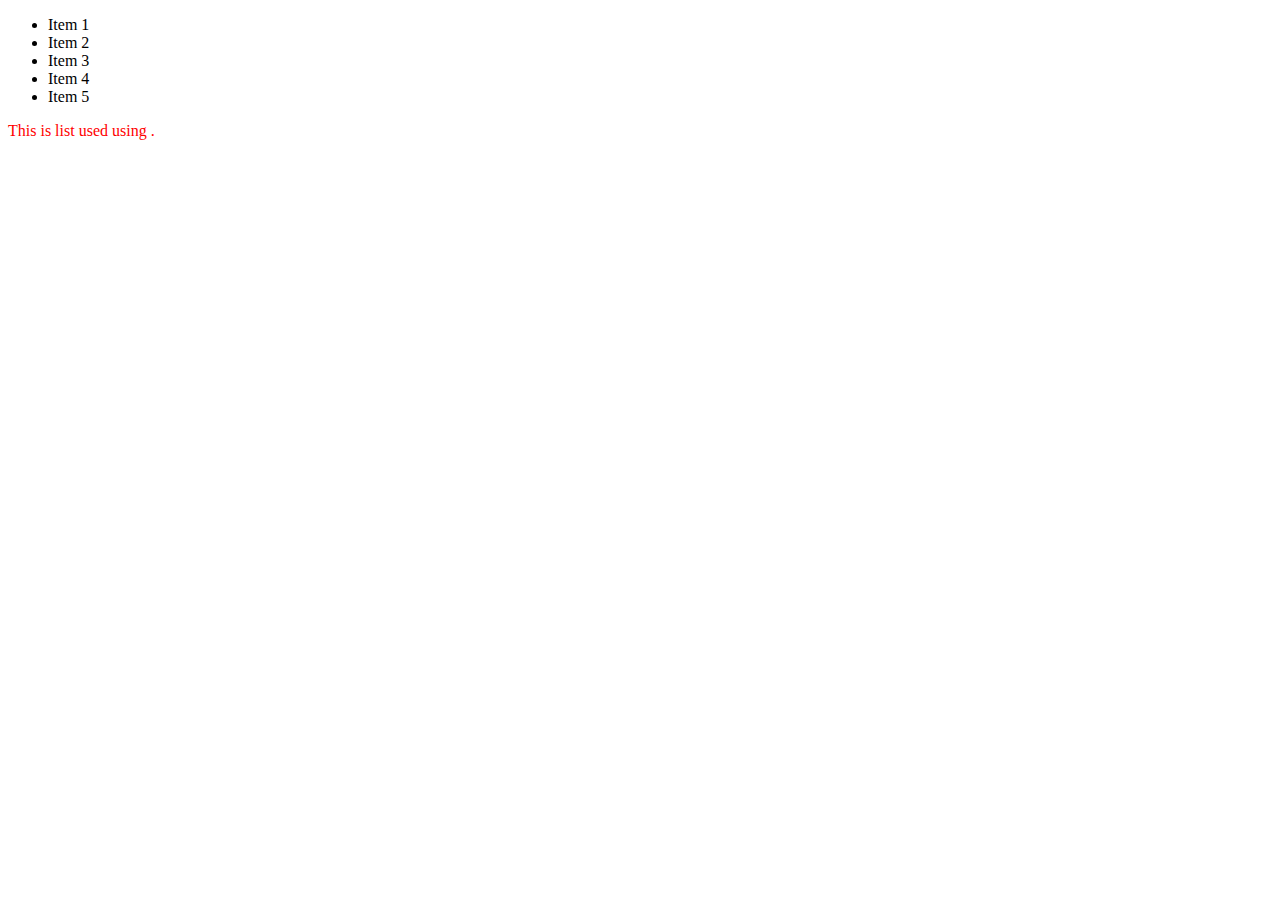
<file: day3/Session 1/index.html>
<!DOCTYPE html>
<html lang="en">
<head>
    <meta charset="UTF-8">
    <meta name="viewport" content="width=device-width, initial-scale=1.0">
    <title>Document</title>
</head>
<body>
    <ul>
        <li>Item 1</li>
        <li>Item 2</li>
        <li>Item 3</li>
        <li>Item 4</li>
        <li>Item 5</li>
    </ul>
    <div class="container">
        <div class="row">
            <div class="col"></div>
            <div class="col"></div>
            <div class="col"></div>
        </div>
    </div>
    <p>This is list used using .</p>
    <style>
        p {
            color: red;
        }
    </style>
    <script>
        console.log('Hello, World!');
    </script>       
</body>
</html>
</file>
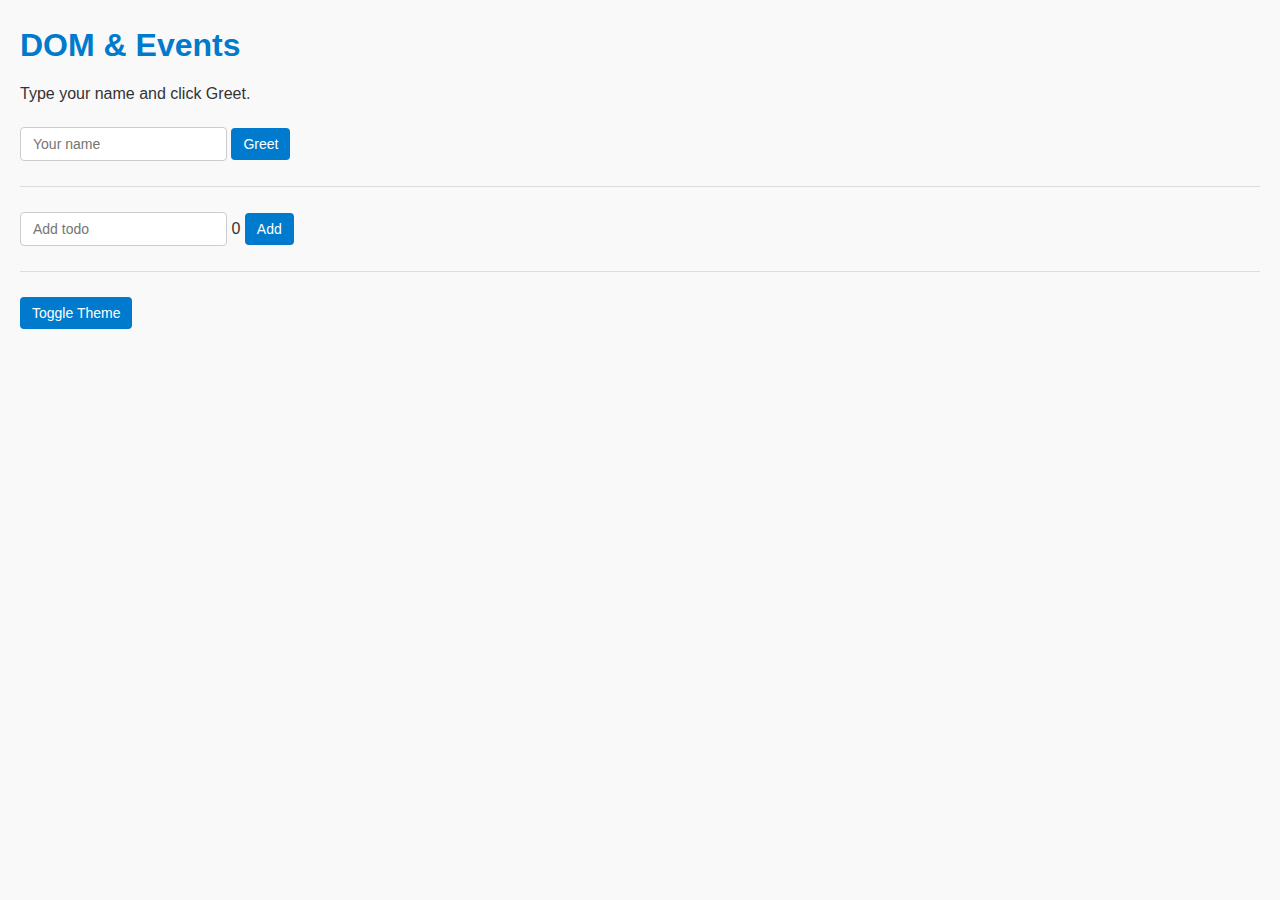
<file: day4/Session 3 - DOM and Events overview/index.html>
<!DOCTYPE html>
<html lang="en">
<head>
  <meta charset="UTF-8">
  <meta name="viewport" content="width=device-width, initial-scale=1.0">
  <title>DOM & Events Demo</title>
  <style>
    /* General reset */
    * {
      margin: 0;
      padding: 0;
      box-sizing: border-box;
      font-family: Arial, sans-serif;
    }

    body {
      padding: 20px;
      line-height: 1.6;
      background: #f9f9f9;
      color: #333;
      transition: background 0.3s, color 0.3s;
    }

    body.dark {
      background: #222;
      color: #eee;
    }

    h1 {
      margin-bottom: 10px;
      color: #007acc;
    }

    p {
      margin-bottom: 15px;
    }

    input, button {
      padding: 8px 12px;
      margin: 5px 0;
      border: 1px solid #ccc;
      border-radius: 4px;
      font-size: 14px;
    }

    button {
      cursor: pointer;
      background: #007acc;
      color: white;
      border: none;
      transition: background 0.3s;
    }

    button:hover {
      background: #005fa3;
    }

    hr {
      margin: 20px 0;
      border: none;
      border-top: 1px solid #ddd;
    }

    /* Todo list */
    #todoList {
      list-style: none;
      padding: 0;
      margin-top: 10px;
    }

    #todoList li {
      padding: 8px;
      margin: 6px 0;
      background: #fff;
      border: 1px solid #ccc;
      border-radius: 4px;
      display: flex;
      justify-content: space-between;
      align-items: center;
      transition: background 0.2s;
    }

    #todoList li:hover {
      background: #f0f0f0;
    }

    #todoList li.completed {
      text-decoration: line-through;
      opacity: 0.6;
    }

    #todoList button {
      background: crimson;
      border: none;
      color: white;
      padding: 4px 8px;
      border-radius: 4px;
      cursor: pointer;
    }

    #todoList button:hover {
      background: darkred;
    }

    .highlight {
      background: #fffbcc;
      padding: 5px;
      border-radius: 4px;
    }
  </style>
</head>
<body>
  <div id="app">
    <h1 id="title">DOM & Events</h1>
    <p id="desc">Type your name and click Greet.</p>

    <input id="nameInput" placeholder="Your name" />
    <button id="greetBtn">Greet</button>

    <hr />

    <form id="todoForm">
      <input id="todoInput" placeholder="Add todo" maxlength="80" />
      <span id="charCount">0</span>
      <button type="submit">Add</button>
    </form>

    <ul id="todoList"></ul>

    <hr />
    <button id="themeToggle">Toggle Theme</button>
  </div>

  <!-- Link JS file -->
  <script src="sample-dom.js"></script>
</body>
</html>
</file>
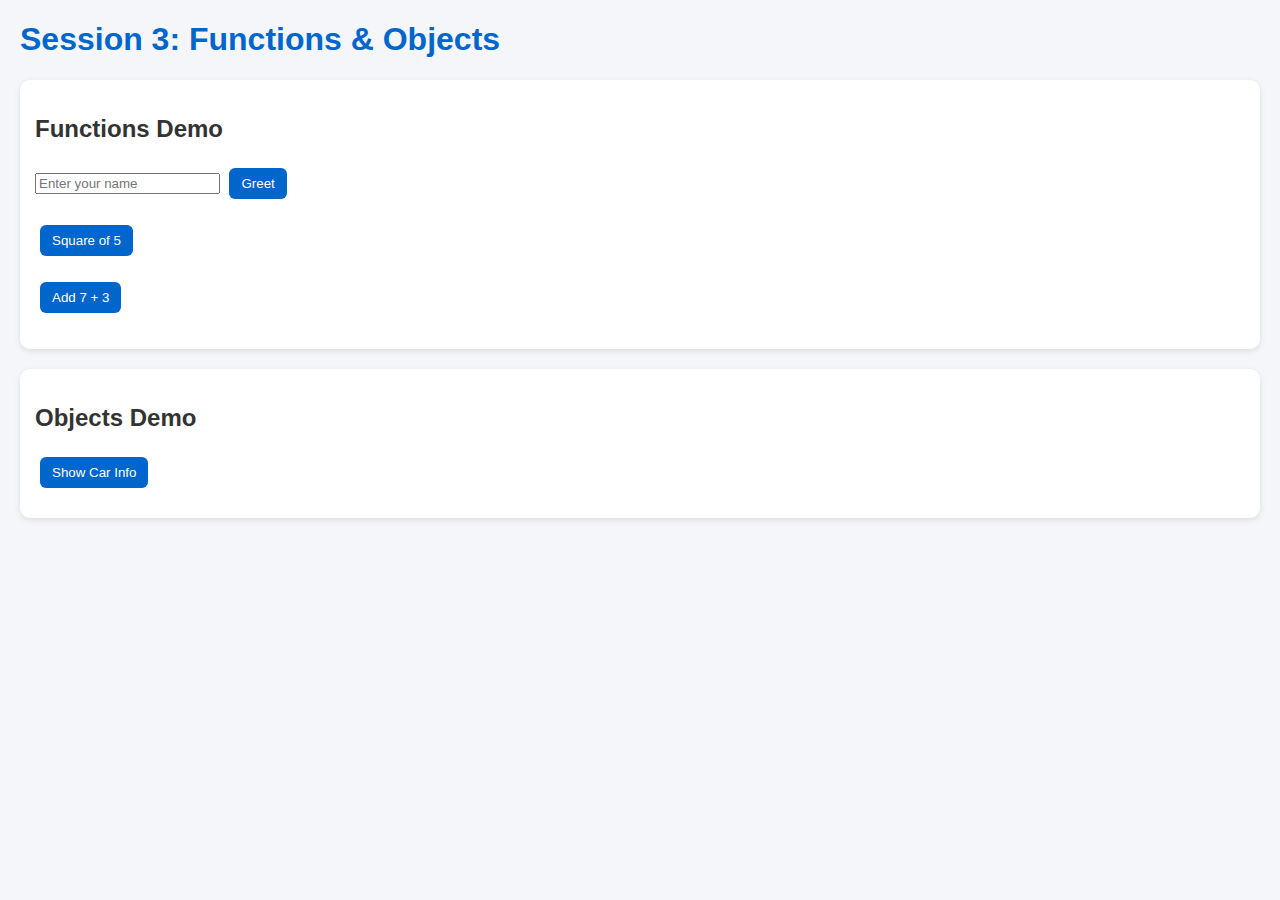
<file: day5/Session 3 - Functions, Scope & Objects/index.html>
<!DOCTYPE html>
<html lang="en">
<head>
  <meta charset="UTF-8">
  <meta name="viewport" content="width=device-width, initial-scale=1.0">
  <title>Session 3 – Functions & Objects Demo</title>
  <link rel="stylesheet" href="style.css">
</head>
<body>
  <h1>Session 3: Functions & Objects</h1>

  <section>
    <h2>Functions Demo</h2>
    <input type="text" id="nameInput" placeholder="Enter your name">
    <button onclick="showGreeting()">Greet</button>
    <p id="greetingOutput"></p>

    <button onclick="showSquare()">Square of 5</button>
    <p id="squareOutput"></p>

    <button onclick="showAddition()">Add 7 + 3</button>
    <p id="addOutput"></p>
  </section>

  <section>
    <h2>Objects Demo</h2>
    <button onclick="showCar()">Show Car Info</button>
    <div id="carOutput"></div>
  </section>

  <script src="functions.js"></script>
  <script src="objects.js"></script>
</body>
</html>
</file>
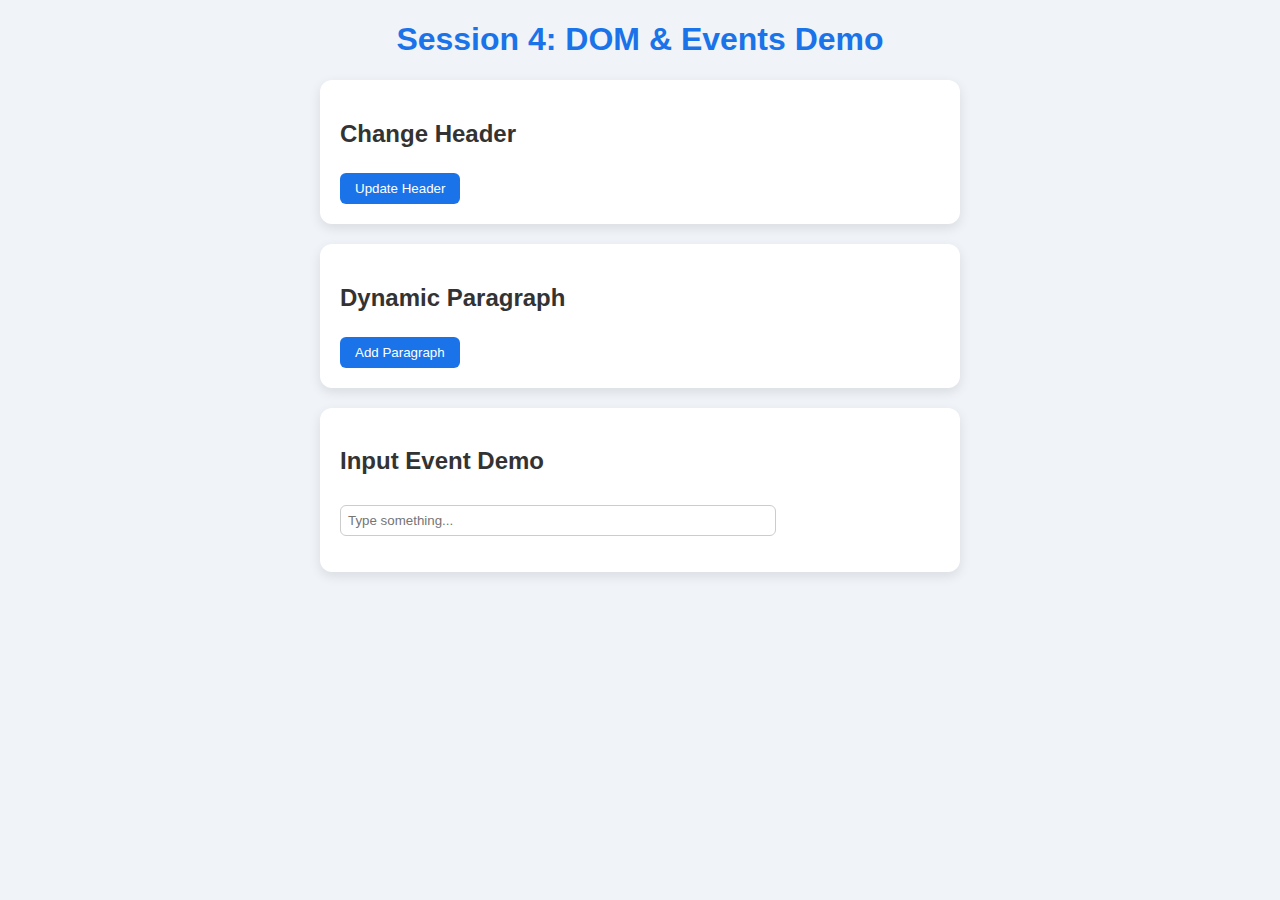
<file: day5/Session 5 - CSS Polish/index.html>
<!DOCTYPE html>
<html lang="en">
<head>
  <meta charset="UTF-8">
  <meta name="viewport" content="width=device-width, initial-scale=1.0">
  <title>Session 4 – DOM & Events</title>
  <link rel="stylesheet" href="style.css">
</head>
<body>
  <h1 id="header">Session 4: DOM & Events Demo</h1>

  <section>
    <h2>Change Header</h2>
    <button id="changeBtn">Update Header</button>
  </section>

  <section>
    <h2>Dynamic Paragraph</h2>
    <button id="addParaBtn">Add Paragraph</button>
  </section>

  <section>
    <h2>Input Event Demo</h2>
    <input type="text" id="nameInput" placeholder="Type something...">
    <p id="inputOutput"></p>
  </section>

  <script src="dom.js"></script>
</body>
</html>
</file>
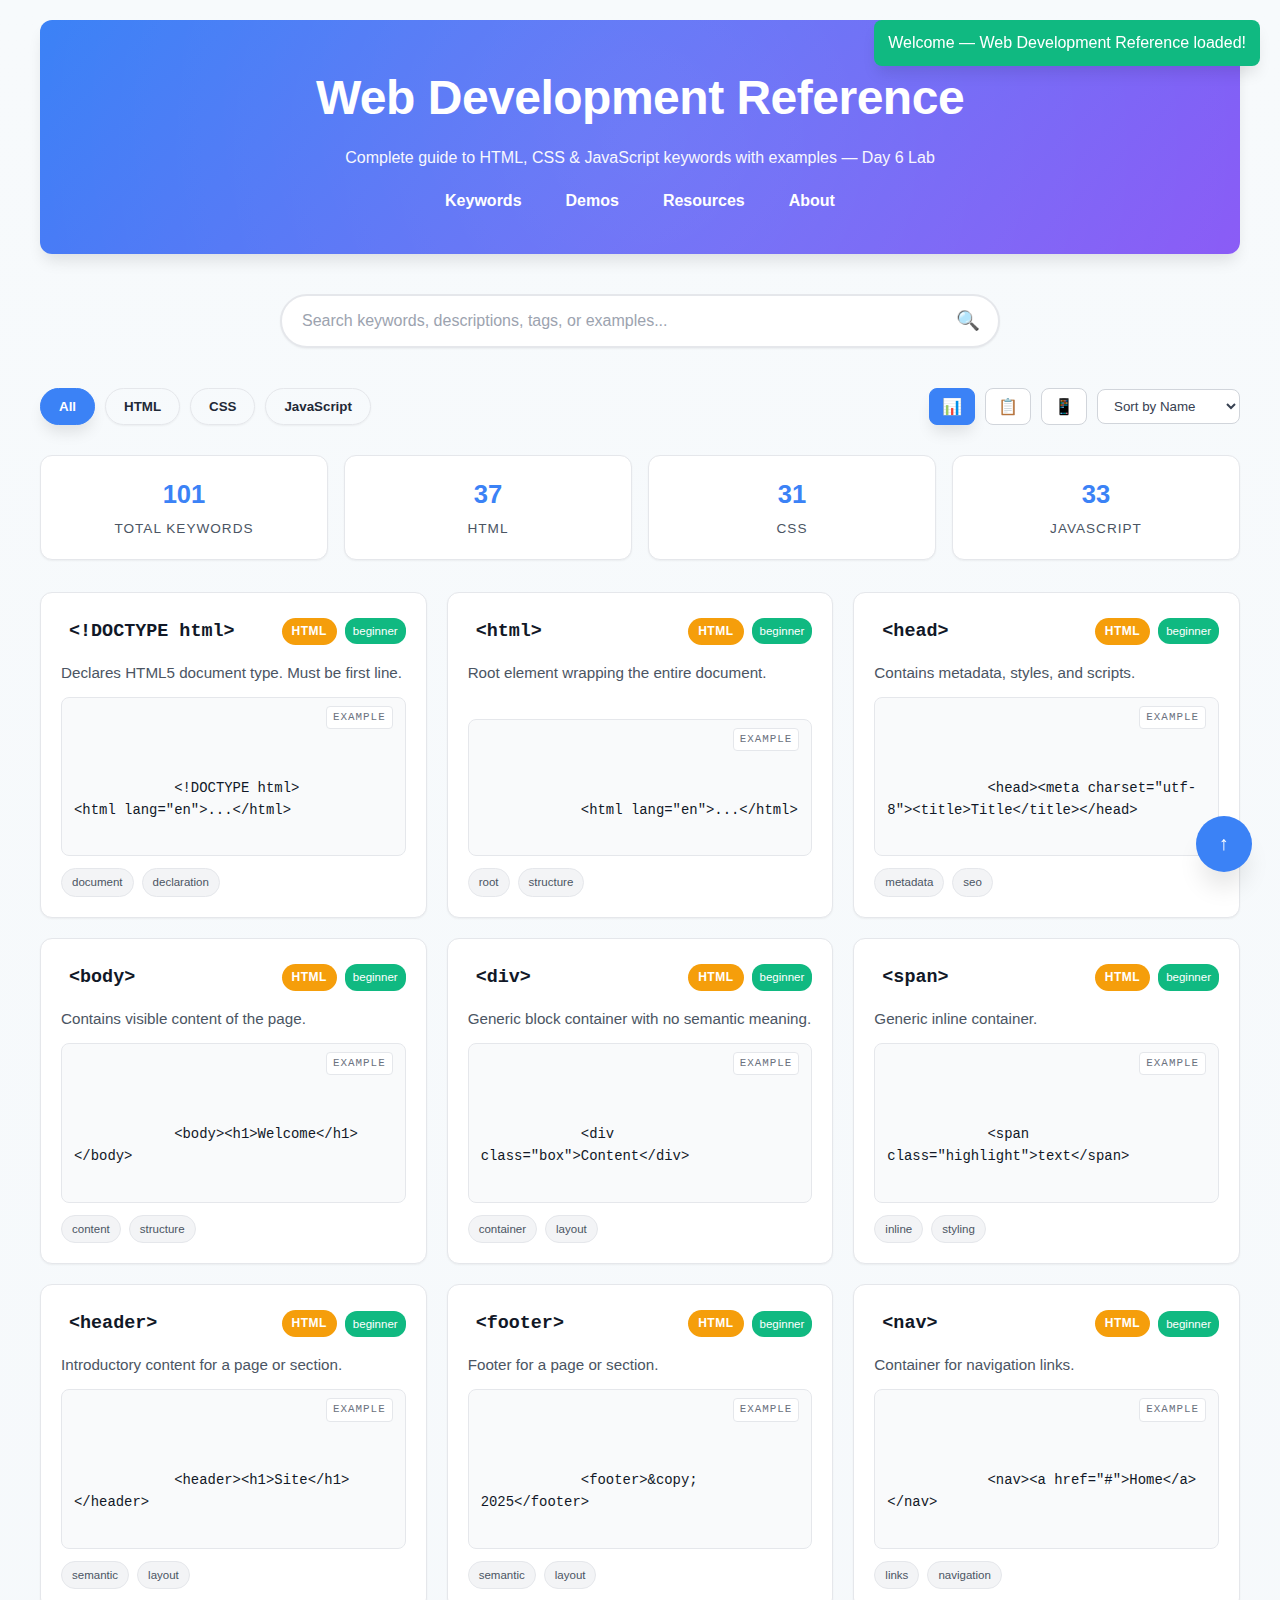
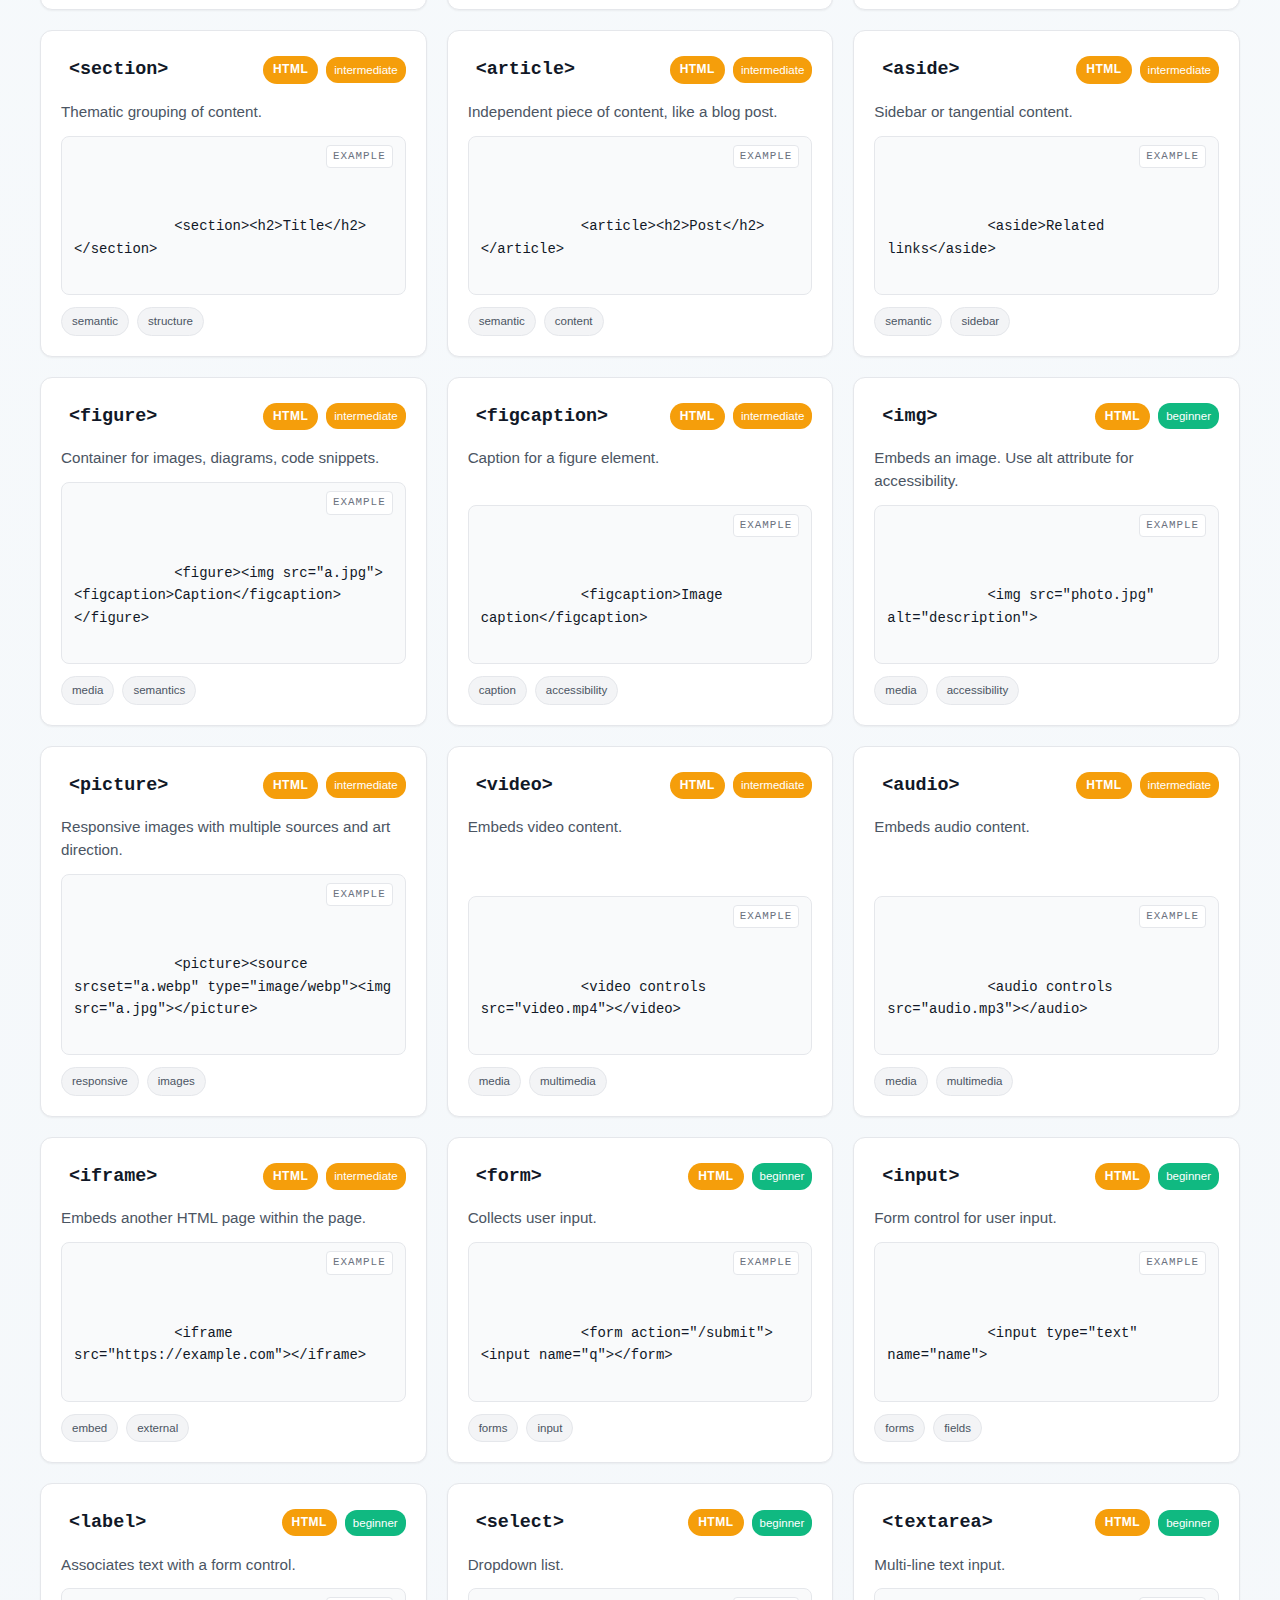
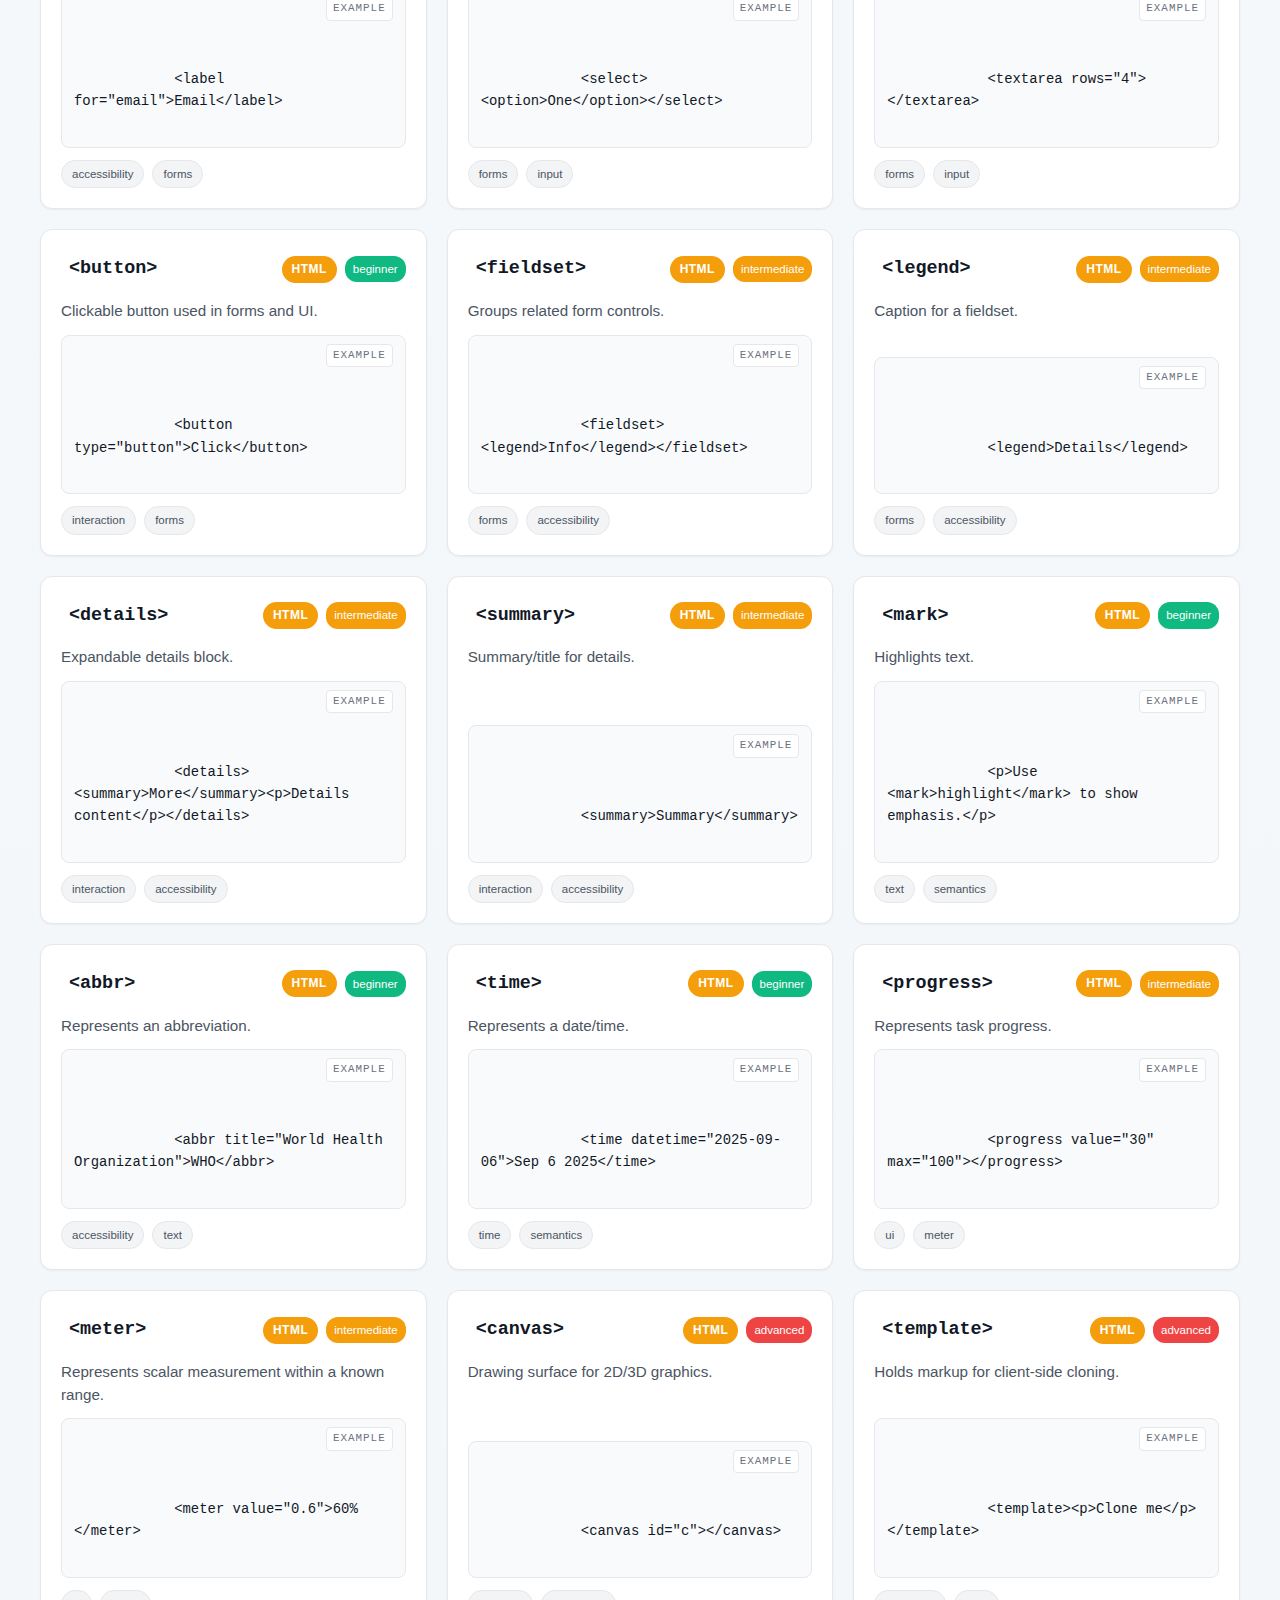
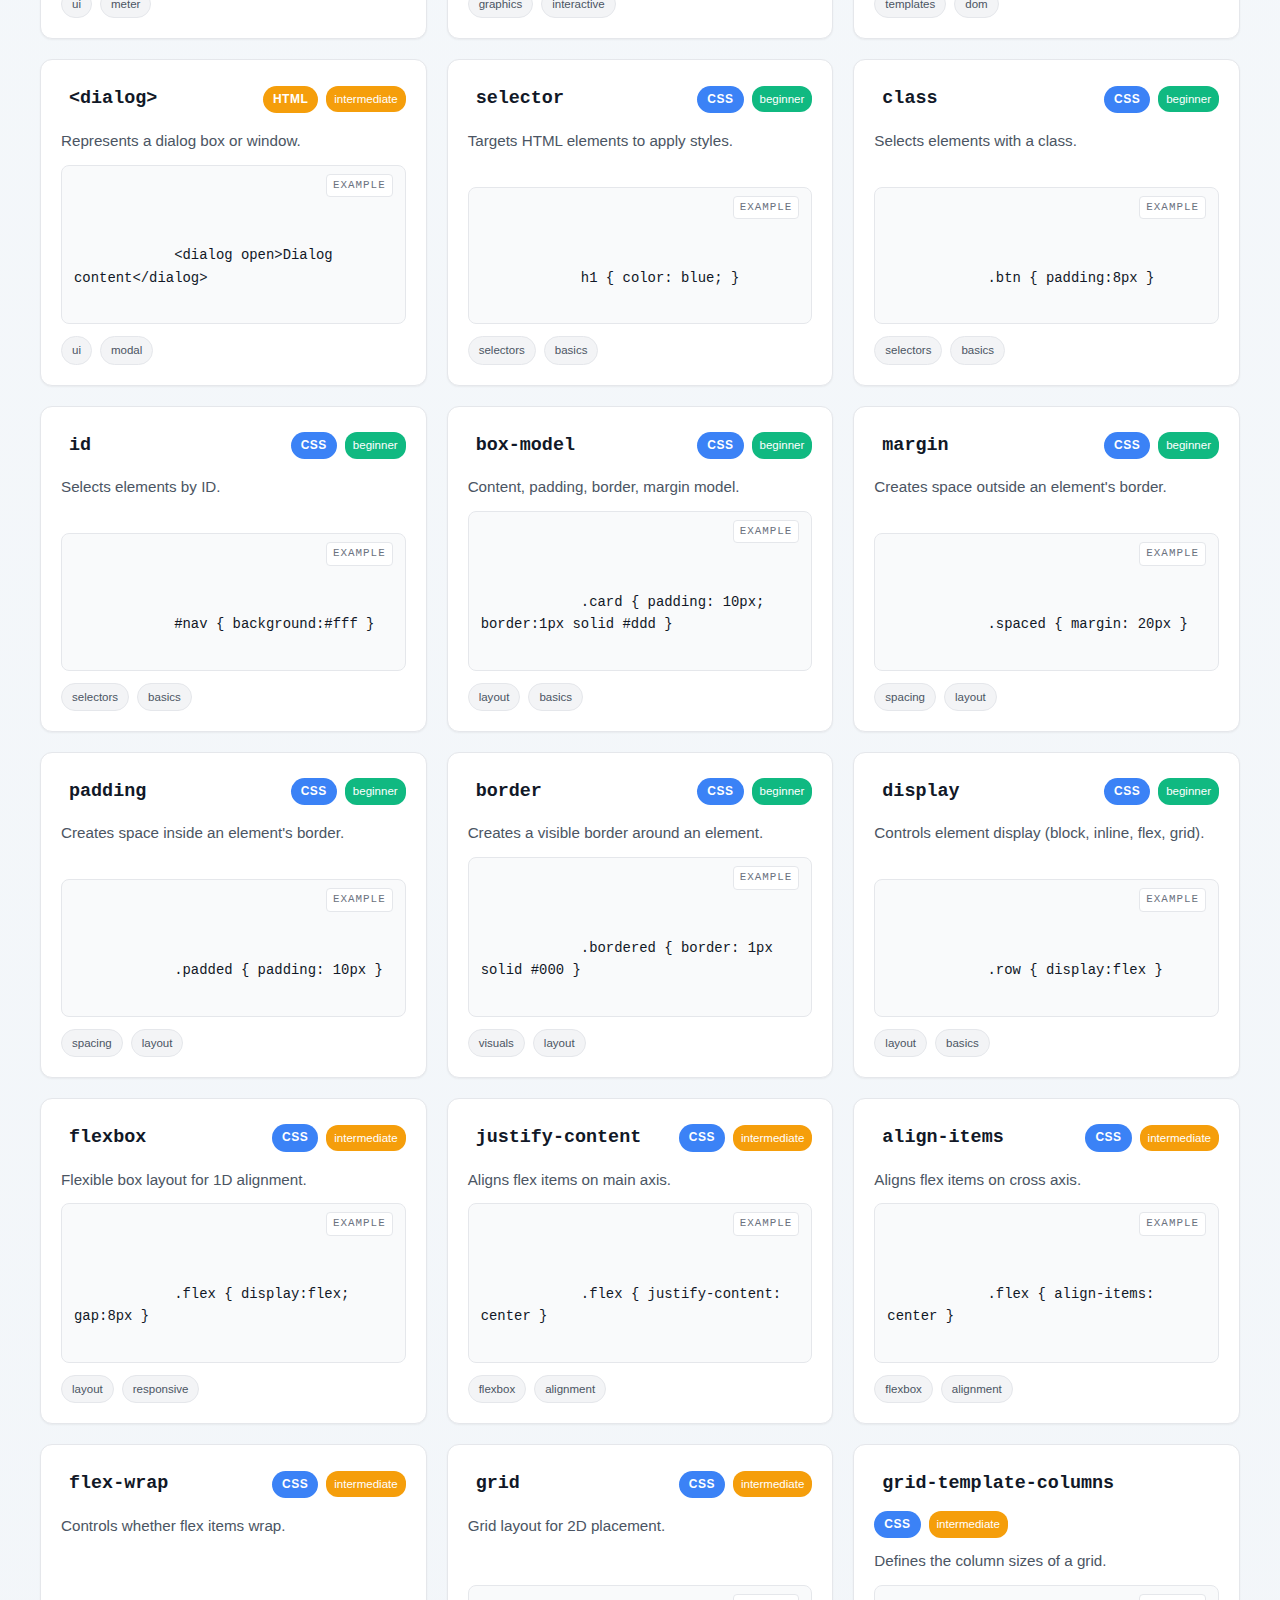
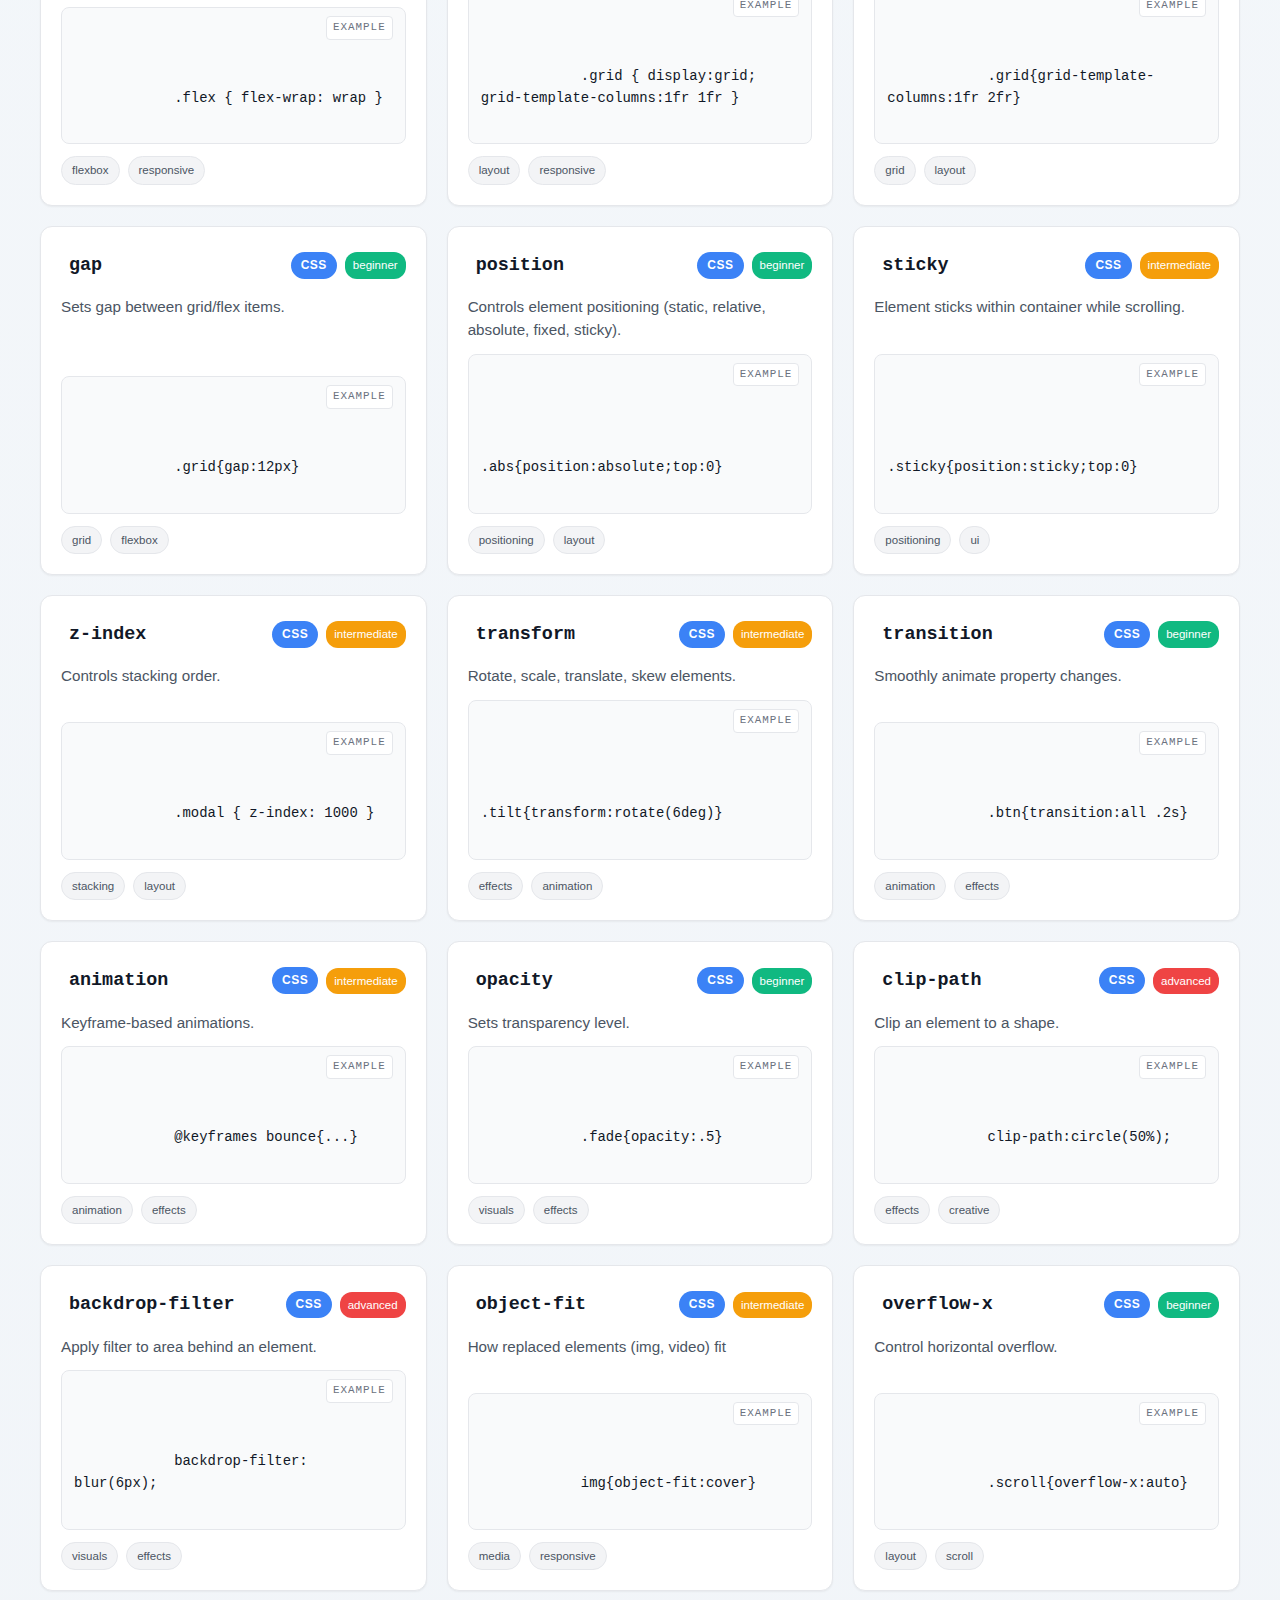
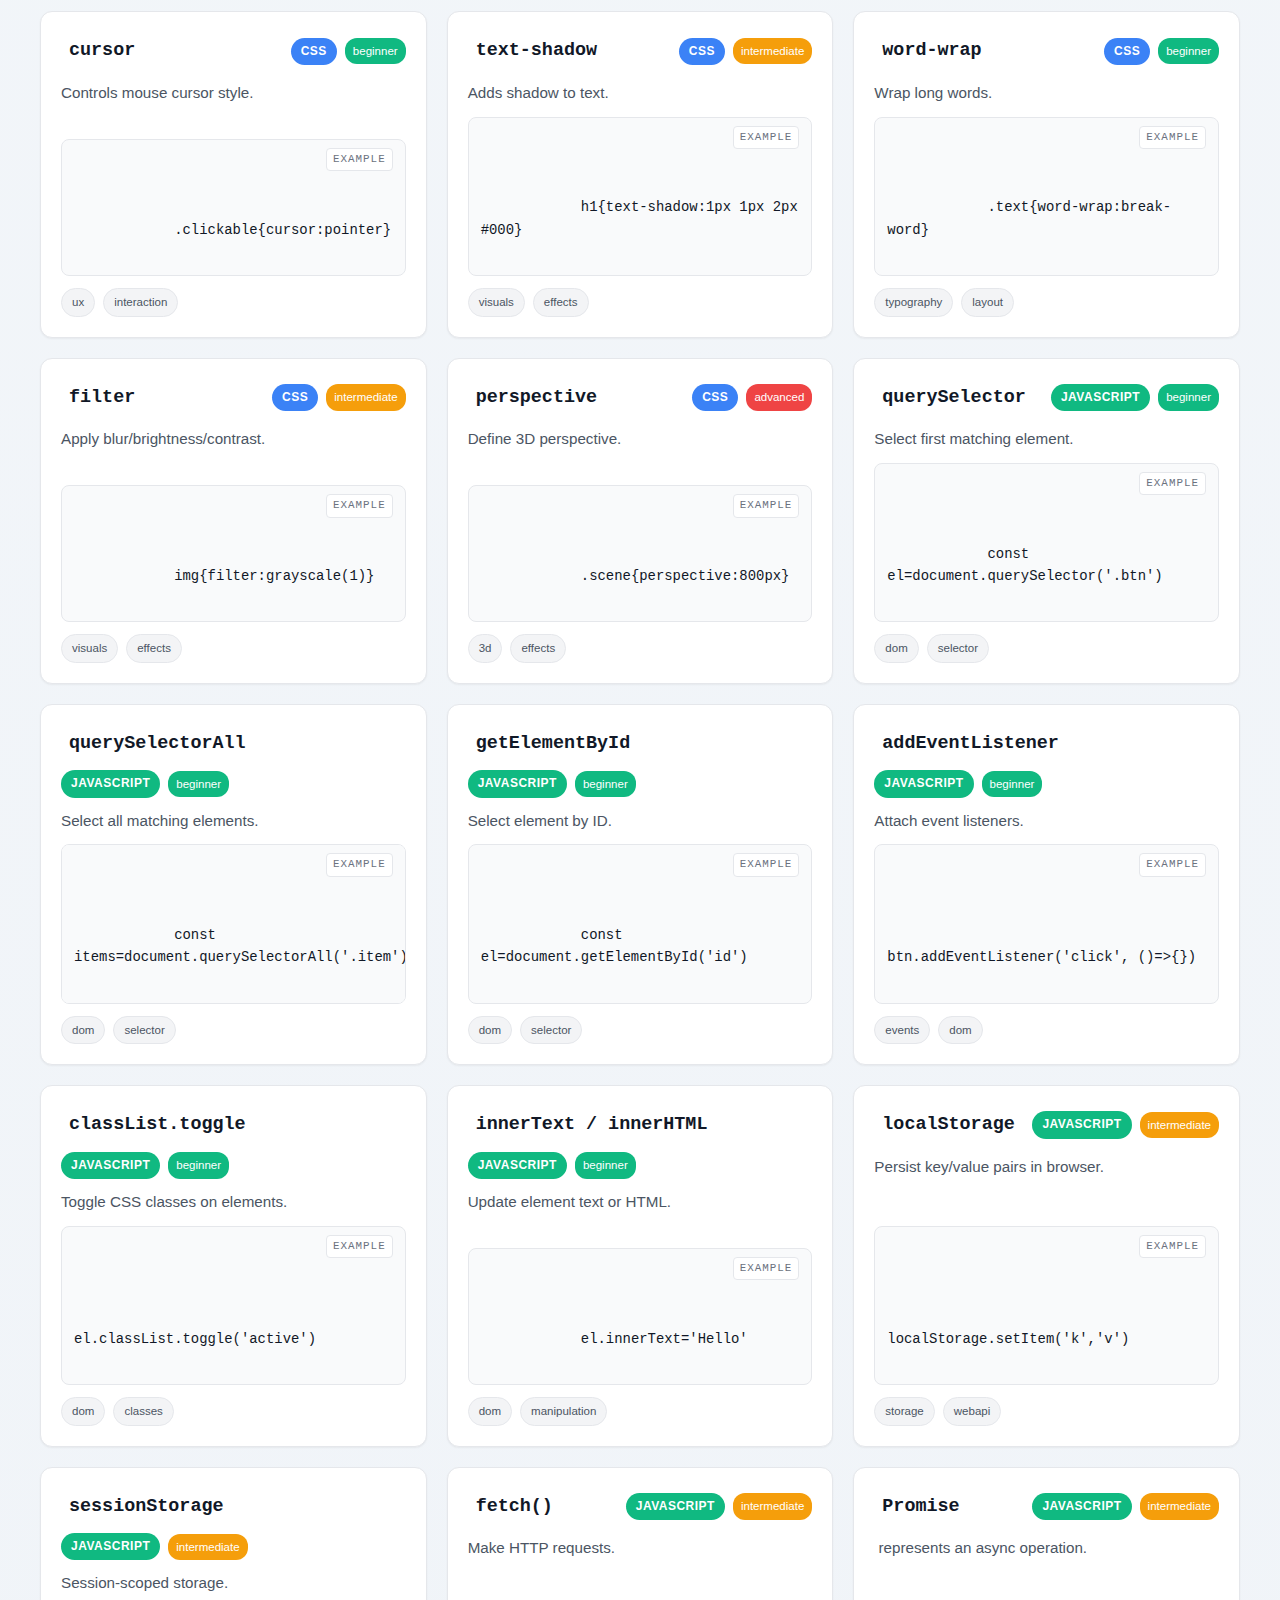
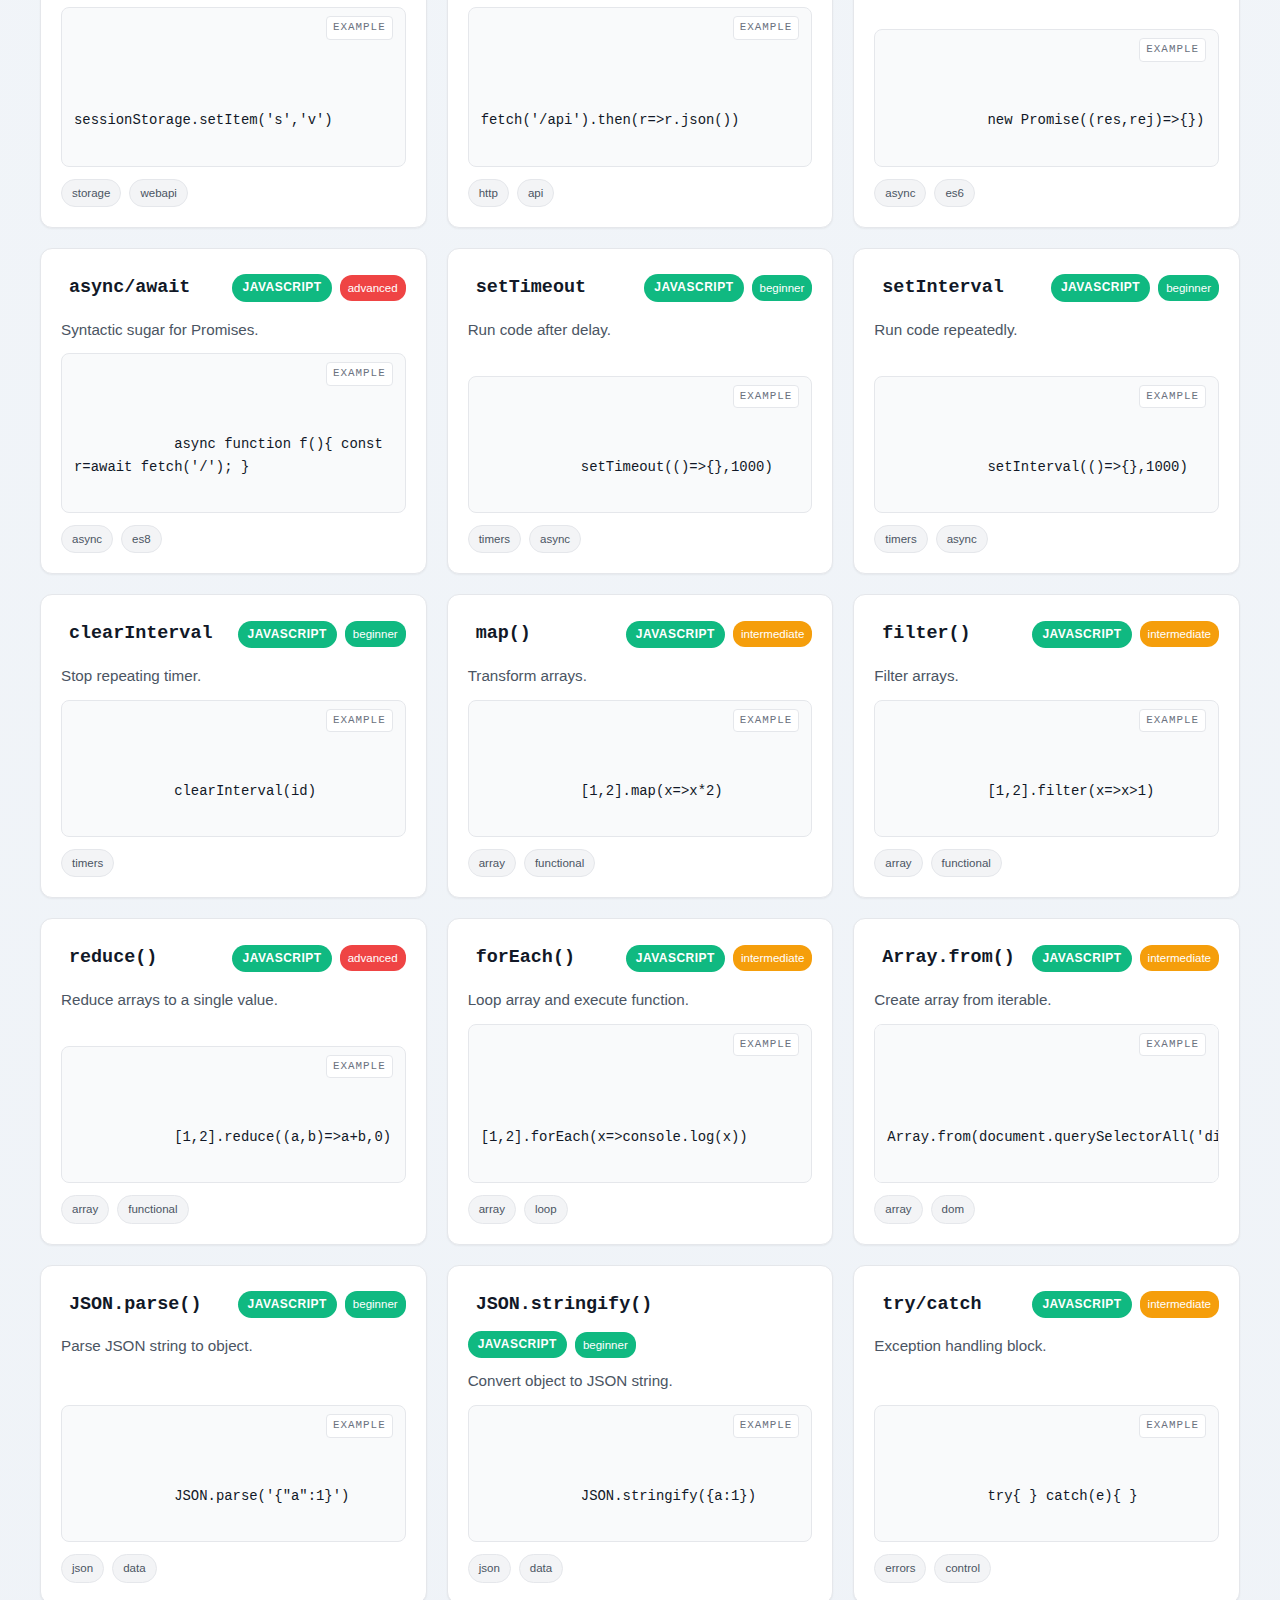
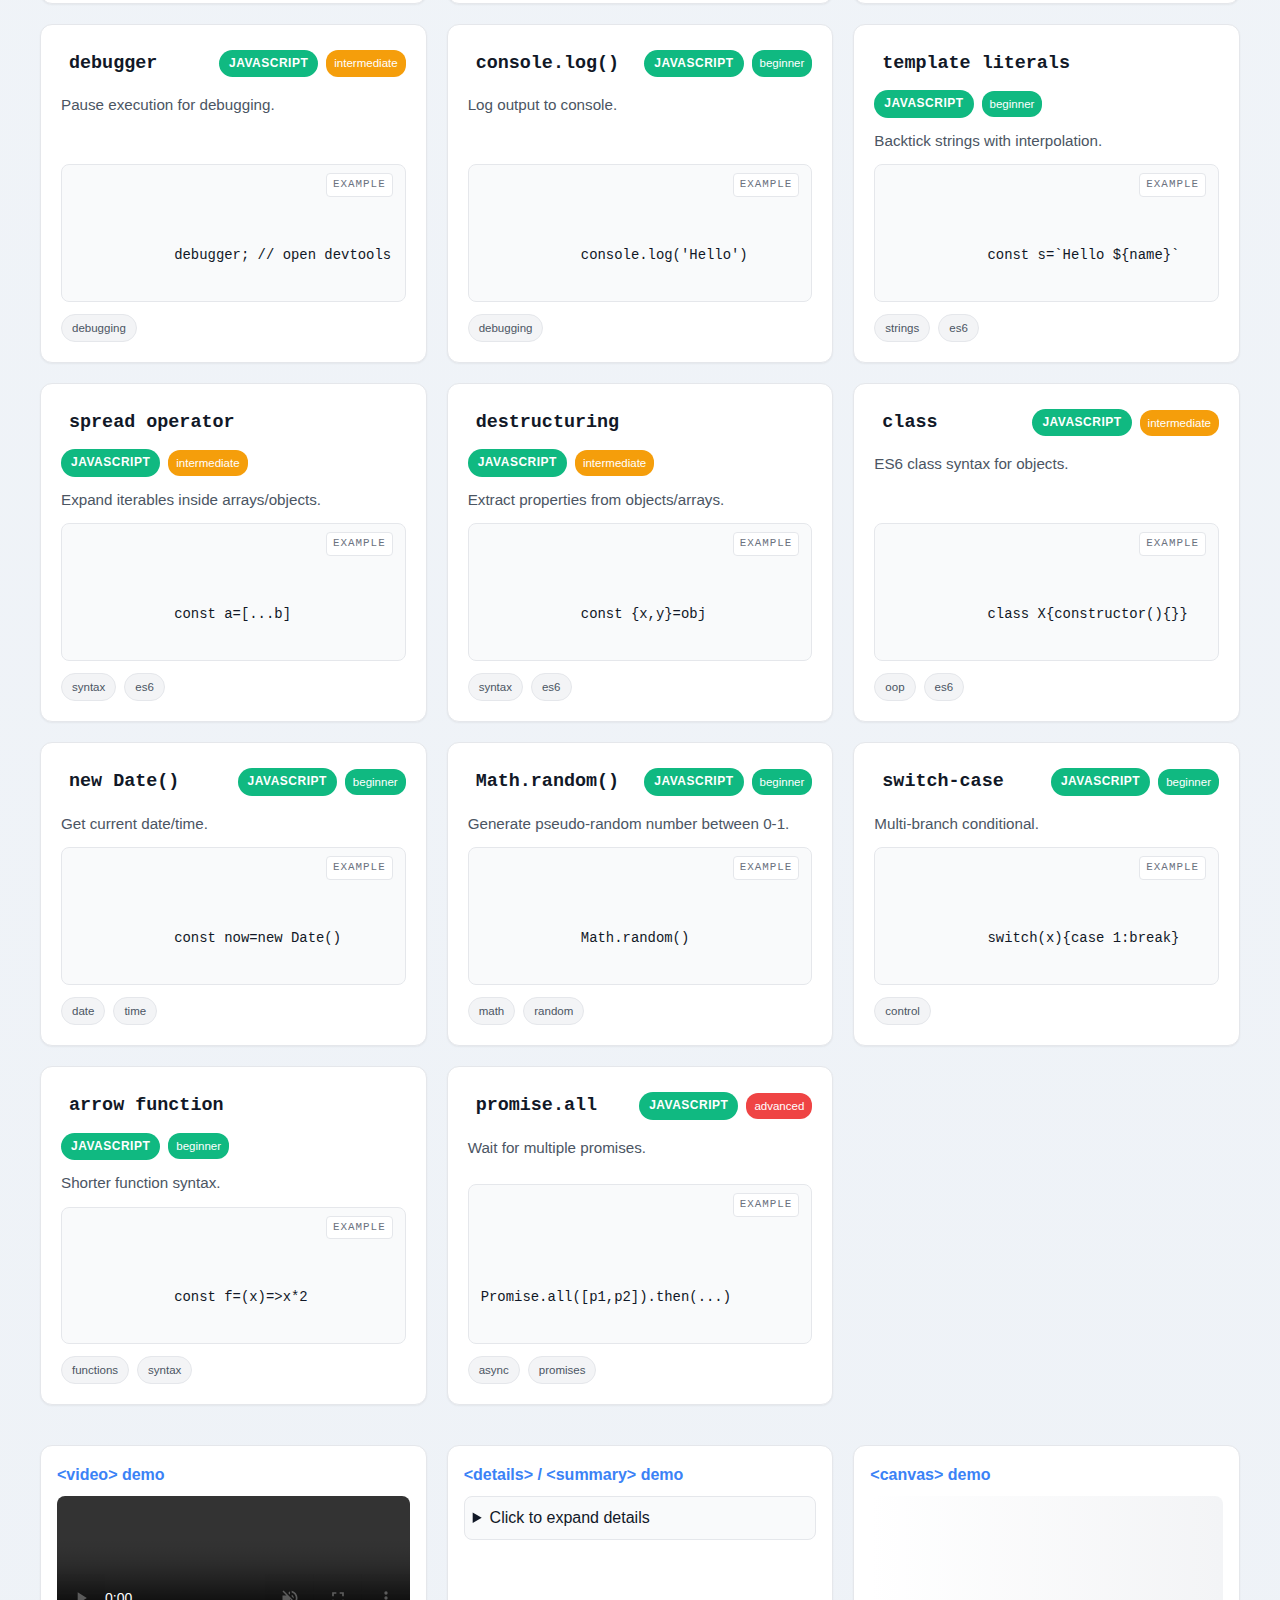
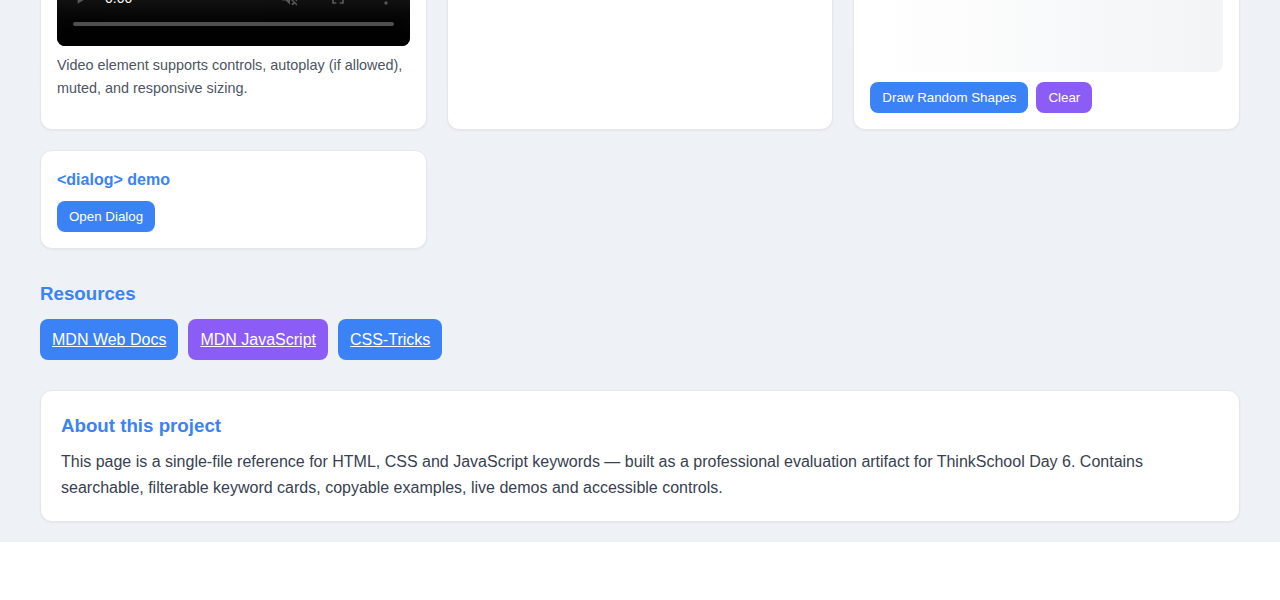
<file: day6/Session2/index.html>
<!DOCTYPE html>
<html lang="en">
<head>
  <meta charset="UTF-8" />
  <meta name="viewport" content="width=device-width, initial-scale=1" />
  <title>Web Development Reference</title>
  <style>
    /* Root colors and variables */
    :root {
      --primary-color: #3b82f6;
      --secondary-color: #8b5cf6;
      --accent-color: #06d6a0;
      --danger-color: #ef4444;
      --warning-color: #f59e0b;
      --success-color: #10b981;
      --white: #ffffff;
      --gray-50: #f9fafb;
      --gray-100: #f3f4f6;
      --gray-200: #e5e7eb;
      --gray-300: #d1d5db;
      --gray-400: #9ca3af;
      --gray-500: #6b7280;
      --gray-600: #4b5563;
      --gray-700: #374151;
      --gray-800: #1f2937;
      --gray-900: #111827;
      --border-radius: 12px;
      --shadow-sm: 0 1px 2px 0 rgba(0, 0, 0, 0.05);
      --shadow: 0 4px 6px -1px rgba(0, 0, 0, 0.1);
      --shadow-lg: 0 10px 15px -3px rgba(0, 0, 0, 0.1);
      --shadow-xl: 0 20px 25px -5px rgba(0, 0, 0, 0.1);
      --transition: all 0.3s cubic-bezier(0.4, 0, 0.2, 1);
      --max-width: 1200px;
    }

    /* Reset */
    * {
      margin: 0;
      padding: 0;
      box-sizing: border-box;
    }

    /* Body styling */
    body {
      font-family: -apple-system, BlinkMacSystemFont, 'Segoe UI', Roboto, sans-serif;
      background: linear-gradient(180deg,#f7fafc 0%, #eef2f7 100%);
      color: var(--gray-900);
      line-height: 1.6;
      min-height: 100vh;
      padding: 20px;
      display: flex;
      justify-content: center;
    }

    .container {
      max-width: var(--max-width);
      width: 100%;
    }

    /* Header Section */
    header {
      text-align: center;
      margin-bottom: 40px;
      background: linear-gradient(135deg, var(--primary-color), var(--secondary-color));
      color: white;
      padding: 40px 20px;
      border-radius: var(--border-radius);
      position: relative;
      overflow: hidden;
      box-shadow: var(--shadow-lg);
    }

    header::before {
      content: '';
      position: absolute;
      top: -50%;
      left: -50%;
      width: 200%;
      height: 200%;
      background: radial-gradient(circle, rgba(255, 255, 255, 0.08) 0%, transparent 50%);
      animation: rotate 20s linear infinite;
      z-index: 0;
    }

    @keyframes rotate {
      0% { transform: rotate(0deg); }
      100% { transform: rotate(360deg); }
    }

    header h1 {
      font-size: clamp(2rem, 4vw, 3rem);
      font-weight: 800;
      margin-bottom: 8px;
      position: relative;
      z-index: 1;
      letter-spacing: -0.5px;
    }

    header .subtitle {
      font-size: 1rem;
      opacity: 0.95;
      position: relative;
      z-index: 1;
      margin-bottom: 18px;
    }

    /* Navbar (hamburger) */
    nav.navbar {
      margin-top: 10px;
      display: flex;
      justify-content: center;
      align-items: center;
      position: relative;
      z-index: 2;
    }

    .nav-links {
      list-style: none;
      display: flex;
      gap: 20px;
      align-items: center;
    }

    .nav-links li a {
      color: white;
      text-decoration: none;
      font-weight: 600;
      padding: 8px 12px;
      border-radius: 8px;
      transition: var(--transition);
    }

    .nav-links li a:hover {
      background: rgba(255,255,255,0.06);
      color: #fff;
      transform: translateY(-2px);
    }

    .hamburger {
      display: none;
      background: rgba(0,0,0,0.12);
      border: none;
      color: white;
      padding: 8px 10px;
      border-radius: 8px;
      cursor: pointer;
      font-size: 20px;
    }

    /* Search Container */
    .search-container {
      position: relative;
      max-width: 720px;
      margin: 20px auto 40px;
    }

    #searchInput {
      width: 100%;
      padding: 16px 60px 16px 20px;
      border: 2px solid var(--gray-200);
      border-radius: 999px;
      background: var(--white);
      color: var(--gray-900);
      font-size: 1rem;
      box-shadow: var(--shadow-sm);
      transition: var(--transition);
      outline-offset: 2px;
    }

    #searchInput:focus {
      outline: none;
      border-color: var(--primary-color);
      box-shadow: 0 0 0 6px rgba(59, 130, 246, 0.08);
    }

    #searchInput::placeholder {
      color: var(--gray-400);
    }

    .search-icon {
      position: absolute;
      right: 20px;
      top: 50%;
      transform: translateY(-50%);
      color: var(--gray-400);
      font-size: 1.2rem;
      pointer-events: none;
    }

    /* Controls Section */
    .controls-section {
      display: flex;
      justify-content: space-between;
      align-items: center;
      margin-bottom: 30px;
      flex-wrap: wrap;
      gap: 16px;
    }

    .filter-tabs {
      display: flex;
      gap: 10px;
      flex-wrap: wrap;
    }

    .filter-tab {
      padding: 10px 18px;
      border: 1px solid var(--gray-200);
      border-radius: 999px;
      background: transparent;
      color: var(--gray-800);
      cursor: pointer;
      transition: var(--transition);
      font-weight: 600;
      box-shadow: var(--shadow-sm);
      user-select: none;
    }

    .filter-tab:hover {
      transform: translateY(-3px);
      box-shadow: var(--shadow-lg);
      border-color: var(--primary-color);
    }

    .filter-tab.active {
      background: var(--primary-color);
      border-color: var(--primary-color);
      color: white;
      box-shadow: var(--shadow-lg);
    }

    .view-controls {
      display: flex;
      gap: 10px;
      align-items: center;
      user-select: none;
    }

    .view-toggle {
      padding: 8px 12px;
      border: 1px solid var(--gray-300);
      background: var(--white);
      cursor: pointer;
      transition: var(--transition);
      border-radius: 8px;
      font-size: 1rem;
    }

    .view-toggle.active {
      background: var(--primary-color);
      color: white;
      border-color: var(--primary-color);
      box-shadow: var(--shadow-lg);
    }

    .sort-select {
      padding: 8px 12px;
      border: 1px solid var(--gray-300);
      border-radius: 8px;
      background: var(--white);
      color: var(--gray-700);
      cursor: pointer;
      user-select: none;
    }

    /* Stats Section */
    .stats {
      display: grid;
      grid-template-columns: repeat(auto-fit, minmax(150px, 1fr));
      gap: 16px;
      margin: 24px 0 32px;
    }

    .stat-item {
      text-align: center;
      padding: 18px;
      background: var(--white);
      border-radius: 12px;
      border: 1px solid var(--gray-200);
      box-shadow: var(--shadow-sm);
      transition: var(--transition);
      user-select: none;
    }

    .stat-item:hover {
      transform: translateY(-4px);
      box-shadow: var(--shadow-lg);
    }

    .stat-number {
      font-size: 1.6rem;
      font-weight: 800;
      color: var(--primary-color);
      display: block;
    }

    .stat-label {
      color: var(--gray-600);
      font-size: 0.85rem;
      text-transform: uppercase;
      letter-spacing: 1px;
      margin-top: 6px;
    }

    /* Keywords Grid and Cards - set to 3 columns wide on large screens */
    .keywords-grid {
      display: grid;
      grid-template-columns: repeat(3, 1fr);
      gap: 20px;
      transition: var(--transition);
      margin-bottom: 40px;
    }

    .keywords-grid.list-view {
      grid-template-columns: 1fr;
    }

    .keywords-grid.compact-view {
      grid-template-columns: repeat(3, 1fr);
      gap: 12px;
    }

    .keyword-card {
      background: var(--white);
      border: 1px solid var(--gray-200);
      border-radius: var(--border-radius);
      padding: 20px;
      transition: var(--transition);
      position: relative;
      overflow: hidden;
      box-shadow: var(--shadow-sm);
      display: flex;
      flex-direction: column;
    }

    .keyword-card:hover {
      transform: translateY(-6px);
      box-shadow: var(--shadow-lg);
      border-color: var(--gray-300);
    }

    .keyword-card::before {
      content: '';
      position: absolute;
      top: 0;
      left: 0;
      right: 0;
      height: 4px;
      background: linear-gradient(90deg, var(--primary-color), var(--secondary-color));
      transform: scaleX(0);
      transition: transform 0.28s ease;
      transform-origin: left center;
      z-index: 1;
    }

    .keyword-card:hover::before {
      transform: scaleX(1);
    }

    /* Header inside cards */
    .keyword-header {
      display: flex;
      align-items: center;
      justify-content: space-between;
      margin-bottom: 12px;
      flex-wrap: wrap;
      gap: 8px;
      z-index: 2;
      position: relative;
    }

    .keyword-name {
      font-size: 1.15rem;
      font-weight: 700;
      color: var(--blue-50);
      font-family: 'SF Mono', Monaco, 'Cascadia Code', 'Roboto Mono', Consolas, 'Courier New', monospace;
      background: var(--blue-50);
      padding: 4px 8px;
      border-radius: 6px;
      border: 1px solid var(--blue-500);
      user-select: text;
    }

    .keyword-meta {
      display: flex;
      gap: 8px;
      align-items: center;
      font-size: 0.85rem;
    }

    .keyword-type {
      padding: 4px 10px;
      border-radius: 16px;
      font-weight: 600;
      text-transform: uppercase;
      letter-spacing: 0.5px;
      user-select: none;
      font-size: 0.75rem;
    }

    .html { background: var(--warning-color); color: white; }
    .css { background: var(--primary-color); color: white; }
    .javascript { background: var(--success-color); color: white; }

    .difficulty-badge {
      padding: 4px 8px;
      border-radius: 12px;
      font-size: 0.72rem;
      font-weight: 500;
      user-select: none;
    }

    .difficulty-beginner { background: var(--success-color); color: white; }
    .difficulty-intermediate { background: var(--warning-color); color: white; }
    .difficulty-advanced { background: var(--danger-color); color: white; }

    /* Description inside cards */
    .keyword-description {
      color: var(--gray-600);
      line-height: 1.5;
      margin-bottom: 12px;
      user-select: text;
      white-space: pre-wrap;
      font-size: 0.95rem;
    }

    /* Example code box */
    .keyword-example {
      background: var(--gray-50);
      border: 1px solid var(--gray-200);
      border-radius: 8px;
      padding: 12px;
      margin-top: auto;
      position: relative;
      overflow-x: auto;
      font-family: 'SF Mono', Monaco, 'Cascadia Code', 'Roboto Mono', Consolas, 'Courier New', monospace;
      font-size: 0.87rem;
      white-space: pre-wrap;
      user-select: text;
    }

    .example-label {
      position: absolute;
      top: 8px;
      right: 12px;
      font-size: 0.68rem;
      color: var(--gray-500);
      text-transform: uppercase;
      letter-spacing: 1px;
      background: var(--white);
      padding: 2px 6px;
      border-radius: 4px;
      border: 1px solid var(--gray-200);
      user-select: none;
      pointer-events: none;
    }

    /* Copy button */
    .copy-button {
      position: absolute;
      top: 8px;
      left: 12px;
      background: var(--primary-color);
      color: white;
      border: none;
      padding: 6px 8px;
      border-radius: 6px;
      font-size: 0.78rem;
      cursor: pointer;
      opacity: 0;
      transition: var(--transition);
      user-select: none;
      z-index: 2;
    }

    .keyword-example:hover .copy-button {
      opacity: 1;
    }

    .copy-button:hover {
      background: var(--secondary-color);
    }

    /* Tags below example */
    .keyword-tags {
      display: flex;
      gap: 8px;
      margin-top: 12px;
      flex-wrap: wrap;
      user-select: none;
    }

    .tag {
      padding: 4px 10px;
      background: var(--gray-100);
      color: var(--gray-600);
      font-size: 0.72rem;
      border-radius: 999px;
      border: 1px solid var(--gray-200);
    }

    /* No results message */
    .no-results {
      text-align: center;
      padding: 60px 20px;
      color: var(--gray-500);
      background: var(--gray-50);
      border-radius: var(--border-radius);
      border: 2px dashed var(--gray-300);
      user-select: none;
    }

    .no-results-icon {
      font-size: 3.6rem;
      margin-bottom: 12px;
      opacity: 0.6;
    }

    /* Floating action button */
    .floating-action-button {
      position: fixed;
      bottom: 28px;
      right: 28px;
      width: 56px;
      height: 56px;
      background: var(--primary-color);
      color: white;
      border: none;
      border-radius: 50%;
      cursor: pointer;
      box-shadow: var(--shadow-xl);
      transition: var(--transition);
      display: flex;
      align-items: center;
      justify-content: center;
      font-size: 1.2rem;
      z-index: 1000;
    }

    .floating-action-button:hover {
      transform: scale(1.06);
      box-shadow: 0 22px 48px -14px rgba(59,130,246,0.45);
    }

    /* Responsive adjustments */
    @media (max-width: 1100px) {
      .keywords-grid { grid-template-columns: repeat(2, 1fr); }
      .keywords-grid.compact-view { grid-template-columns: repeat(2, 1fr); }
    }

    @media (max-width: 768px) {
      .keywords-grid { grid-template-columns: 1fr !important; gap: 16px !important; }
      .controls-section { flex-direction: column; align-items: stretch; }
      .filter-tabs { justify-content: center; gap: 8px; }
      .filter-tab { padding: 10px 14px; font-size: 0.95rem; }
      .hamburger { display: block; }
      .keywords-grid.compact-view { grid-template-columns: 1fr !important; }
    }

    @media (max-width: 480px) {
      header h1 { font-size: 1.6rem; }
      header .subtitle { font-size: 0.9rem; }
      .keyword-card { padding: 16px; }
      .keyword-name { font-size: 1.05rem; }
      .copy-button { top: 6px; left: 8px; padding: 5px 6px; font-size: 0.7rem; }
      .floating-action-button { bottom: 16px; right: 16px; width: 48px; height: 48px; font-size: 1rem; }
    }

    /* Scrollbar styling */
    ::-webkit-scrollbar { width: 10px; height: 10px; }
    ::-webkit-scrollbar-track { background: var(--gray-100); border-radius: 6px; }
    ::-webkit-scrollbar-thumb { background: linear-gradient(135deg,var(--primary-color),var(--secondary-color)); border-radius: 6px; }
    ::-webkit-scrollbar-thumb:hover { background: linear-gradient(135deg,var(--secondary-color),var(--accent-color)); }

    /* Fade in animation */
    .fade-in { animation: fadeIn 0.6s ease-out both; }
    @keyframes fadeIn {
      from { opacity: 0; transform: translateY(18px); }
      to { opacity: 1; transform: translateY(0); }
    }

    /* Toast */
    .toast-container { position: fixed; top: 20px; right: 20px; z-index: 2000; }
    .toast { background: var(--success-color); color: white; padding: 10px 14px; border-radius: 8px; margin-bottom: 8px; box-shadow: var(--shadow-lg); transform: translateX(120%); transition: transform 0.32s ease; }
    .toast.show { transform: translateX(0); }
    .toast.error { background: var(--danger-color); }

    /* Demo area styling for live demos */
    .demos { margin-top: 40px; display: grid; gap: 20px; grid-template-columns: repeat(auto-fit, minmax(300px, 1fr)); }
    .demo-card { background: var(--white); border-radius: 12px; padding: 16px; box-shadow: var(--shadow-sm); border: 1px solid var(--gray-200); }
    .demo-card h4 { margin-bottom: 8px; color: var(--primary-color); }
    .demo-video, .demo-canvas { width: 100%; border-radius: 8px; display: block; }
    .demo-controls { display:flex; gap:8px; margin-top:10px; flex-wrap:wrap; }
    .btn { padding:8px 12px; border-radius:8px; border:none; cursor:pointer; background:var(--primary-color); color:white; }
    .btn.secondary { background:var(--secondary-color); }

  </style>
</head>
<body>
  <div class="container">
    <header>
      <h1>Web Development Reference</h1>
      <p class="subtitle">Complete guide to HTML, CSS & JavaScript keywords with examples — Day 6 Lab</p>

      <nav class="navbar" aria-label="Main navigation">
        <button class="hamburger" id="hamburger" aria-label="Toggle navigation">☰</button>
        <ul class="nav-links" id="navLinks" role="menubar">
          <li role="none"><a role="menuitem" href="#keywords">Keywords</a></li>
          <li role="none"><a role="menuitem" href="#demos">Demos</a></li>
          <li role="none"><a role="menuitem" href="#resources">Resources</a></li>
          <li role="none"><a role="menuitem" href="#about">About</a></li>
        </ul>
      </nav>
    </header>

    <div class="search-container" role="search" aria-label="Search keywords">
      <input type="text" id="searchInput" placeholder="Search keywords, descriptions, tags, or examples..." aria-label="Search keywords" />
      <span class="search-icon" aria-hidden="true">🔍</span>
    </div>

    <div class="controls-section" role="region" aria-label="Controls">
      <div class="filter-tabs" role="tablist" aria-label="Filter keywords by type">
        <button class="filter-tab active" data-filter="all" role="tab" aria-selected="true" tabindex="0">All</button>
        <button class="filter-tab" data-filter="html" role="tab" aria-selected="false" tabindex="-1">HTML</button>
        <button class="filter-tab" data-filter="css" role="tab" aria-selected="false" tabindex="-1">CSS</button>
        <button class="filter-tab" data-filter="javascript" role="tab" aria-selected="false" tabindex="-1">JavaScript</button>
      </div>

      <div class="view-controls" role="group" aria-label="Change view mode">
        <button class="view-toggle active" data-view="grid" title="Grid View" aria-pressed="true">📊</button>
        <button class="view-toggle" data-view="list" title="List View" aria-pressed="false">📋</button>
        <button class="view-toggle" data-view="compact" title="Compact View" aria-pressed="false">📱</button>
        <select class="sort-select" id="sortSelect" aria-label="Sort keywords">
          <option value="name">Sort by Name</option>
          <option value="type">Sort by Type</option>
          <option value="difficulty">Sort by Difficulty</option>
        </select>
      </div>
    </div>

    <div class="stats" aria-live="polite" aria-atomic="true">
      <div class="stat-item"><span class="stat-number" id="totalCount">0</span><span class="stat-label">Total Keywords</span></div>
      <div class="stat-item"><span class="stat-number" id="htmlCount">0</span><span class="stat-label">HTML</span></div>
      <div class="stat-item"><span class="stat-number" id="cssCount">0</span><span class="stat-label">CSS</span></div>
      <div class="stat-item"><span class="stat-number" id="jsCount">0</span><span class="stat-label">JavaScript</span></div>
    </div>

    <section id="keywords" aria-label="Keywords section">
      <div class="keywords-grid" id="keywordsGrid" role="list" aria-label="Web development keywords"></div>
      <div class="no-results" id="noResults" style="display:none;" role="alert" aria-live="assertive">
        <div class="no-results-icon">🔍</div>
        <h3>No keywords found</h3>
        <p>Try adjusting your search terms or filters</p>
      </div>
    </section>

    <section id="demos" class="demos" aria-label="Live demos">
      <div class="demo-card" id="video-demo">
        <h4>&lt;video&gt; demo</h4>
        <video class="demo-video" controls muted preload="metadata" width="100%" src="https://interactive-examples.mdn.mozilla.net/media/cc0-videos/flower.webm"></video>
        <div style="margin-top:8px;color:var(--gray-600);font-size:0.9rem;">Video element supports controls, autoplay (if allowed), muted, and responsive sizing.</div>
      </div>

      <div class="demo-card" id="details-demo">
        <h4>&lt;details&gt; / &lt;summary&gt; demo</h4>
        <details>
          <summary style="cursor:pointer;padding:8px;border-radius:8px;background:var(--gray-50);border:1px solid var(--gray-200);">Click to expand details</summary>
          <div style="padding:12px 8px 0 8px;color:var(--gray-700);">Details content shows progressive disclosure and can be styled. It's useful for FAQ and hidden content.</div>
        </details>
      </div>

      <div class="demo-card" id="canvas-demo">
        <h4>&lt;canvas&gt; demo</h4>
        <canvas id="demoCanvas" class="demo-canvas" width="400" height="200" style="background:linear-gradient(90deg,#fff,#f3f4f6);border-radius:8px;"></canvas>
        <div class="demo-controls">
          <button class="btn" id="canvasDraw">Draw Random Shapes</button>
          <button class="btn secondary" id="canvasClear">Clear</button>
        </div>
      </div>

      <div class="demo-card" id="dialog-demo">
        <h4>&lt;dialog&gt; demo</h4>
        <button class="btn" id="openDialog">Open Dialog</button>
        <dialog id="sampleDialog" style="padding:18px;border-radius:10px;border:1px solid var(--gray-200);">
          <h3 style="margin-bottom:8px;color:var(--primary-color);">Sample Dialog</h3>
          <p style="color:var(--gray-700);">This is a demo dialog element (modal-like). Press Escape to close or click the close button.</p>
          <div style="margin-top:12px;display:flex;gap:8px;justify-content:flex-end;">
            <button class="btn secondary" id="closeDialog">Close</button>
          </div>
        </dialog>
      </div>
    </section>

    <section id="resources" style="margin-top:30px;">
      <h3 style="color:var(--primary-color);margin-bottom:10px;">Resources</h3>
      <div style="display:flex;gap:10px;flex-wrap:wrap;">
        <a class="btn" href="https://developer.mozilla.org/" target="_blank" rel="noopener">MDN Web Docs</a>
        <a class="btn secondary" href="https://developer.mozilla.org/en-US/docs/Web/JavaScript" target="_blank" rel="noopener">MDN JavaScript</a>
        <a class="btn" href="https://css-tricks.com/" target="_blank" rel="noopener">CSS-Tricks</a>
      </div>
    </section>

    <section id="about" style="margin-top:30px;padding:20px;background:var(--white);border-radius:12px;border:1px solid var(--gray-200);box-shadow:var(--shadow-sm);">
      <h3 style="color:var(--primary-color);margin-bottom:8px;">About this project</h3>
      <p style="color:var(--gray-700);">This page is a single-file reference for HTML, CSS and JavaScript keywords — built as a professional evaluation artifact for ThinkSchool Day 6. Contains searchable, filterable keyword cards, copyable examples, live demos and accessible controls.</p>
    </section>
  </div>

  <div class="toast-container" id="toastContainer" aria-hidden="true"></div>

  <button class="floating-action-button" id="scrollToTop" title="Scroll to top" aria-label="Scroll to top">↑</button>

  <script>
    const keywords = [
      { name: "<!DOCTYPE html>", type: "html", difficulty: "beginner", description: "Declares HTML5 document type. Must be first line.", example: "<!DOCTYPE html>\n<html lang=\"en\">...</html>", tags: ["document","declaration"] },
      { name: "<html>", type: "html", difficulty: "beginner", description: "Root element wrapping the entire document.", example: "<html lang=\"en\">...</html>", tags: ["root","structure"] },
      { name: "<head>", type: "html", difficulty: "beginner", description: "Contains metadata, styles, and scripts.", example: "<head><meta charset=\"utf-8\"><title>Title</title></head>", tags: ["metadata","seo"] },
      { name: "<body>", type: "html", difficulty: "beginner", description: "Contains visible content of the page.", example: "<body><h1>Welcome</h1></body>", tags: ["content","structure"] },
      { name: "<div>", type: "html", difficulty: "beginner", description: "Generic block container with no semantic meaning.", example: "<div class=\"box\">Content</div>", tags: ["container","layout"] },
      { name: "<span>", type: "html", difficulty: "beginner", description: "Generic inline container.", example: "<span class=\"highlight\">text</span>", tags: ["inline","styling"] },
      { name: "<header>", type: "html", difficulty: "beginner", description: "Introductory content for a page or section.", example: "<header><h1>Site</h1></header>", tags: ["semantic","layout"] },
      { name: "<footer>", type: "html", difficulty: "beginner", description: "Footer for a page or section.", example: "<footer>&copy; 2025</footer>", tags: ["semantic","layout"] },
      { name: "<nav>", type: "html", difficulty: "beginner", description: "Container for navigation links.", example: "<nav><a href=\"#\">Home</a></nav>", tags: ["links","navigation"] },
      { name: "<section>", type: "html", difficulty: "intermediate", description: "Thematic grouping of content.", example: "<section><h2>Title</h2></section>", tags: ["semantic","structure"] },
      { name: "<article>", type: "html", difficulty: "intermediate", description: "Independent piece of content, like a blog post.", example: "<article><h2>Post</h2></article>", tags: ["semantic","content"] },
      { name: "<aside>", type: "html", difficulty: "intermediate", description: "Sidebar or tangential content.", example: "<aside>Related links</aside>", tags: ["semantic","sidebar"] },
      { name: "<figure>", type: "html", difficulty: "intermediate", description: "Container for images, diagrams, code snippets.", example: "<figure><img src=\"a.jpg\"><figcaption>Caption</figcaption></figure>", tags: ["media","semantics"] },
      { name: "<figcaption>", type: "html", difficulty: "intermediate", description: "Caption for a figure element.", example: "<figcaption>Image caption</figcaption>", tags: ["caption","accessibility"] },
      { name: "<img>", type: "html", difficulty: "beginner", description: "Embeds an image. Use alt attribute for accessibility.", example: "<img src=\"photo.jpg\" alt=\"description\">", tags: ["media","accessibility"] },
      { name: "<picture>", type: "html", difficulty: "intermediate", description: "Responsive images with multiple sources and art direction.", example: "<picture><source srcset=\"a.webp\" type=\"image/webp\"><img src=\"a.jpg\"></picture>", tags: ["responsive","images"] },
      { name: "<video>", type: "html", difficulty: "intermediate", description: "Embeds video content.", example: "<video controls src=\"video.mp4\"></video>", tags: ["media","multimedia"] },
      { name: "<audio>", type: "html", difficulty: "intermediate", description: "Embeds audio content.", example: "<audio controls src=\"audio.mp3\"></audio>", tags: ["media","multimedia"] },
      { name: "<iframe>", type: "html", difficulty: "intermediate", description: "Embeds another HTML page within the page.", example: "<iframe src=\"https://example.com\"></iframe>", tags: ["embed","external"] },
      { name: "<form>", type: "html", difficulty: "beginner", description: "Collects user input.", example: "<form action=\"/submit\"><input name=\"q\"></form>", tags: ["forms","input"] },
      { name: "<input>", type: "html", difficulty: "beginner", description: "Form control for user input.", example: "<input type=\"text\" name=\"name\">", tags: ["forms","fields"] },
      { name: "<label>", type: "html", difficulty: "beginner", description: "Associates text with a form control.", example: "<label for=\"email\">Email</label>", tags: ["accessibility","forms"] },
      { name: "<select>", type: "html", difficulty: "beginner", description: "Dropdown list.", example: "<select><option>One</option></select>", tags: ["forms","input"] },
      { name: "<textarea>", type: "html", difficulty: "beginner", description: "Multi-line text input.", example: "<textarea rows=\"4\"></textarea>", tags: ["forms","input"] },
      { name: "<button>", type: "html", difficulty: "beginner", description: "Clickable button used in forms and UI.", example: "<button type=\"button\">Click</button>", tags: ["interaction","forms"] },
      { name: "<fieldset>", type: "html", difficulty: "intermediate", description: "Groups related form controls.", example: "<fieldset><legend>Info</legend></fieldset>", tags: ["forms","accessibility"] },
      { name: "<legend>", type: "html", difficulty: "intermediate", description: "Caption for a fieldset.", example: "<legend>Details</legend>", tags: ["forms","accessibility"] },
      { name: "<details>", type: "html", difficulty: "intermediate", description: "Expandable details block.", example: "<details><summary>More</summary><p>Details content</p></details>", tags: ["interaction","accessibility"] },
      { name: "<summary>", type: "html", difficulty: "intermediate", description: "Summary/title for details.", example: "<summary>Summary</summary>", tags: ["interaction","accessibility"] },
      { name: "<mark>", type: "html", difficulty: "beginner", description: "Highlights text.", example: "<p>Use <mark>highlight</mark> to show emphasis.</p>", tags: ["text","semantics"] },
      { name: "<abbr>", type: "html", difficulty: "beginner", description: "Represents an abbreviation.", example: "<abbr title=\"World Health Organization\">WHO</abbr>", tags: ["accessibility","text"] },
      { name: "<time>", type: "html", difficulty: "beginner", description: "Represents a date/time.", example: "<time datetime=\"2025-09-06\">Sep 6 2025</time>", tags: ["time","semantics"] },
      { name: "<progress>", type: "html", difficulty: "intermediate", description: "Represents task progress.", example: "<progress value=\"30\" max=\"100\"></progress>", tags: ["ui","meter"] },
      { name: "<meter>", type: "html", difficulty: "intermediate", description: "Represents scalar measurement within a known range.", example: "<meter value=\"0.6\">60%</meter>", tags: ["ui","meter"] },
      { name: "<canvas>", type: "html", difficulty: "advanced", description: "Drawing surface for 2D/3D graphics.", example: "<canvas id=\"c\"></canvas>", tags: ["graphics","interactive"] },
      { name: "<template>", type: "html", difficulty: "advanced", description: "Holds markup for client-side cloning.", example: "<template><p>Clone me</p></template>", tags: ["templates","dom"] },
      { name: "<dialog>", type: "html", difficulty: "intermediate", description: "Represents a dialog box or window.", example: "<dialog open>Dialog content</dialog>", tags: ["ui","modal"] },
      { name: "selector", type: "css", difficulty: "beginner", description: "Targets HTML elements to apply styles.", example: "h1 { color: blue; }", tags: ["selectors","basics"] },
      { name: "class", type: "css", difficulty: "beginner", description: "Selects elements with a class.", example: ".btn { padding:8px }", tags: ["selectors","basics"] },
      { name: "id", type: "css", difficulty: "beginner", description: "Selects elements by ID.", example: "#nav { background:#fff }", tags: ["selectors","basics"] },
      { name: "box-model", type: "css", difficulty: "beginner", description: "Content, padding, border, margin model.", example: ".card { padding: 10px; border:1px solid #ddd }", tags: ["layout","basics"] },
      { name: "margin", type: "css", difficulty: "beginner", description: "Creates space outside an element's border.", example: ".spaced { margin: 20px }", tags: ["spacing","layout"] },
      { name: "padding", type: "css", difficulty: "beginner", description: "Creates space inside an element's border.", example: ".padded { padding: 10px }", tags: ["spacing","layout"] },
      { name: "border", type: "css", difficulty: "beginner", description: "Creates a visible border around an element.", example: ".bordered { border: 1px solid #000 }", tags: ["visuals","layout"] },
      { name: "display", type: "css", difficulty: "beginner", description: "Controls element display (block, inline, flex, grid).", example: ".row { display:flex }", tags: ["layout","basics"] },
      { name: "flexbox", type: "css", difficulty: "intermediate", description: "Flexible box layout for 1D alignment.", example: ".flex { display:flex; gap:8px }", tags: ["layout","responsive"] },
      { name: "justify-content", type: "css", difficulty: "intermediate", description: "Aligns flex items on main axis.", example: ".flex { justify-content: center }", tags: ["flexbox","alignment"] },
      { name: "align-items", type: "css", difficulty: "intermediate", description: "Aligns flex items on cross axis.", example: ".flex { align-items: center }", tags: ["flexbox","alignment"] },
      { name: "flex-wrap", type: "css", difficulty: "intermediate", description: "Controls whether flex items wrap.", example: ".flex { flex-wrap: wrap }", tags: ["flexbox","responsive"] },
      { name: "grid", type: "css", difficulty: "intermediate", description: "Grid layout for 2D placement.", example: ".grid { display:grid; grid-template-columns:1fr 1fr }", tags: ["layout","responsive"] },
      { name: "grid-template-columns", type: "css", difficulty: "intermediate", description: "Defines the column sizes of a grid.", example: ".grid{grid-template-columns:1fr 2fr}", tags: ["grid","layout"] },
      { name: "gap", type: "css", difficulty: "beginner", description: "Sets gap between grid/flex items.", example: ".grid{gap:12px}", tags: ["grid","flexbox"] },
      { name: "position", type: "css", difficulty: "beginner", description: "Controls element positioning (static, relative, absolute, fixed, sticky).", example: ".abs{position:absolute;top:0}", tags: ["positioning","layout"] },
      { name: "sticky", type: "css", difficulty: "intermediate", description: "Element sticks within container while scrolling.", example: ".sticky{position:sticky;top:0}", tags: ["positioning","ui"] },
      { name: "z-index", type: "css", difficulty: "intermediate", description: "Controls stacking order.", example: ".modal { z-index: 1000 }", tags: ["stacking","layout"] },
      { name: "transform", type: "css", difficulty: "intermediate", description: "Rotate, scale, translate, skew elements.", example: ".tilt{transform:rotate(6deg)}", tags: ["effects","animation"] },
      { name: "transition", type: "css", difficulty: "beginner", description: "Smoothly animate property changes.", example: ".btn{transition:all .2s}", tags: ["animation","effects"] },
      { name: "animation", type: "css", difficulty: "intermediate", description: "Keyframe-based animations.", example: "@keyframes bounce{...}", tags: ["animation","effects"] },
      { name: "opacity", type: "css", difficulty: "beginner", description: "Sets transparency level.", example: ".fade{opacity:.5}", tags: ["visuals","effects"] },
      { name: "clip-path", type: "css", difficulty: "advanced", description: "Clip an element to a shape.", example: "clip-path:circle(50%);", tags: ["effects","creative"] },
      { name: "backdrop-filter", type: "css", difficulty: "advanced", description: "Apply filter to area behind an element.", example: "backdrop-filter: blur(6px);", tags: ["visuals","effects"] },
      { name: "object-fit", type: "css", difficulty: "intermediate", description: "How replaced elements (img, video) fit", example: "img{object-fit:cover}", tags: ["media","responsive"] },
      { name: "overflow-x", type: "css", difficulty: "beginner", description: "Control horizontal overflow.", example: ".scroll{overflow-x:auto}", tags: ["layout","scroll"] },
      { name: "cursor", type: "css", difficulty: "beginner", description: "Controls mouse cursor style.", example: ".clickable{cursor:pointer}", tags: ["ux","interaction"] },
      { name: "text-shadow", type: "css", difficulty: "intermediate", description: "Adds shadow to text.", example: "h1{text-shadow:1px 1px 2px #000}", tags: ["visuals","effects"] },
      { name: "word-wrap", type: "css", difficulty: "beginner", description: "Wrap long words.", example: ".text{word-wrap:break-word}", tags: ["typography","layout"] },
      { name: "filter", type: "css", difficulty: "intermediate", description: "Apply blur/brightness/contrast.", example: "img{filter:grayscale(1)}", tags: ["visuals","effects"] },
      { name: "perspective", type: "css", difficulty: "advanced", description: "Define 3D perspective.", example: ".scene{perspective:800px}", tags: ["3d","effects"] },
      { name: "querySelector", type: "javascript", difficulty: "beginner", description: "Select first matching element.", example: "const el=document.querySelector('.btn')", tags: ["dom","selector"] },
      { name: "querySelectorAll", type: "javascript", difficulty: "beginner", description: "Select all matching elements.", example: "const items=document.querySelectorAll('.item')", tags: ["dom","selector"] },
      { name: "getElementById", type: "javascript", difficulty: "beginner", description: "Select element by ID.", example: "const el=document.getElementById('id')", tags: ["dom","selector"] },
      { name: "addEventListener", type: "javascript", difficulty: "beginner", description: "Attach event listeners.", example: "btn.addEventListener('click', ()=>{})", tags: ["events","dom"] },
      { name: "classList.toggle", type: "javascript", difficulty: "beginner", description: "Toggle CSS classes on elements.", example: "el.classList.toggle('active')", tags: ["dom","classes"] },
      { name: "innerText / innerHTML", type: "javascript", difficulty: "beginner", description: "Update element text or HTML.", example: "el.innerText='Hello'", tags: ["dom","manipulation"] },
      { name: "localStorage", type: "javascript", difficulty: "intermediate", description: "Persist key/value pairs in browser.", example: "localStorage.setItem('k','v')", tags: ["storage","webapi"] },
      { name: "sessionStorage", type: "javascript", difficulty: "intermediate", description: "Session-scoped storage.", example: "sessionStorage.setItem('s','v')", tags: ["storage","webapi"] },
      { name: "fetch()", type: "javascript", difficulty: "intermediate", description: "Make HTTP requests.", example: "fetch('/api').then(r=>r.json())", tags: ["http","api"] },
      { name: "Promise", type: "javascript", difficulty: "intermediate", description: " represents an async operation.", example: "new Promise((res,rej)=>{})", tags: ["async","es6"] },
      { name: "async/await", type: "javascript", difficulty: "advanced", description: "Syntactic sugar for Promises.", example: "async function f(){ const r=await fetch('/'); }", tags: ["async","es8"] },
      { name: "setTimeout", type: "javascript", difficulty: "beginner", description: "Run code after delay.", example: "setTimeout(()=>{},1000)", tags: ["timers","async"] },
      { name: "setInterval", type: "javascript", difficulty: "beginner", description: "Run code repeatedly.", example: "setInterval(()=>{},1000)", tags: ["timers","async"] },
      { name: "clearInterval", type: "javascript", difficulty: "beginner", description: "Stop repeating timer.", example: "clearInterval(id)", tags: ["timers"] },
      { name: "map()", type: "javascript", difficulty: "intermediate", description: "Transform arrays.", example: "[1,2].map(x=>x*2)", tags: ["array","functional"] },
      { name: "filter()", type: "javascript", difficulty: "intermediate", description: "Filter arrays.", example: "[1,2].filter(x=>x>1)", tags: ["array","functional"] },
      { name: "reduce()", type: "javascript", difficulty: "advanced", description: "Reduce arrays to a single value.", example: "[1,2].reduce((a,b)=>a+b,0)", tags: ["array","functional"] },
      { name: "forEach()", type: "javascript", difficulty: "intermediate", description: "Loop array and execute function.", example: "[1,2].forEach(x=>console.log(x))", tags: ["array","loop"] },
      { name: "Array.from()", type: "javascript", difficulty: "intermediate", description: "Create array from iterable.", example: "Array.from(document.querySelectorAll('div'))", tags: ["array","dom"] },
      { name: "JSON.parse()", type: "javascript", difficulty: "beginner", description: "Parse JSON string to object.", example: "JSON.parse('{\"a\":1}')", tags: ["json","data"] },
      { name: "JSON.stringify()", type: "javascript", difficulty: "beginner", description: "Convert object to JSON string.", example: "JSON.stringify({a:1})", tags: ["json","data"] },
      { name: "try/catch", type: "javascript", difficulty: "intermediate", description: "Exception handling block.", example: "try{ } catch(e){ }", tags: ["errors","control"] },
      { name: "debugger", type: "javascript", difficulty: "intermediate", description: "Pause execution for debugging.", example: "debugger; // open devtools", tags: ["debugging"] },
      { name: "console.log()", type: "javascript", difficulty: "beginner", description: "Log output to console.", example: "console.log('Hello')", tags: ["debugging"] },
      { name: "template literals", type: "javascript", difficulty: "beginner", description: "Backtick strings with interpolation.", example: "const s=`Hello ${name}`", tags: ["strings","es6"] },
      { name: "spread operator", type: "javascript", difficulty: "intermediate", description: "Expand iterables inside arrays/objects.", example: "const a=[...b]", tags: ["syntax","es6"] },
      { name: "destructuring", type: "javascript", difficulty: "intermediate", description: "Extract properties from objects/arrays.", example: "const {x,y}=obj", tags: ["syntax","es6"] },
      { name: "class", type: "javascript", difficulty: "intermediate", description: "ES6 class syntax for objects.", example: "class X{constructor(){}}", tags: ["oop","es6"] },
      { name: "new Date()", type: "javascript", difficulty: "beginner", description: "Get current date/time.", example: "const now=new Date()", tags: ["date","time"] },
      { name: "Math.random()", type: "javascript", difficulty: "beginner", description: "Generate pseudo-random number between 0-1.", example: "Math.random()", tags: ["math","random"] },
      { name: "switch-case", type: "javascript", difficulty: "beginner", description: "Multi-branch conditional.", example: "switch(x){case 1:break}", tags: ["control"] },
      { name: "arrow function", type: "javascript", difficulty: "beginner", description: "Shorter function syntax.", example: "const f=(x)=>x*2", tags: ["functions","syntax"] },
      { name: "promise.all", type: "javascript", difficulty: "advanced", description: "Wait for multiple promises.", example: "Promise.all([p1,p2]).then(...)", tags: ["async","promises"] },
    ];

    let filteredKeywords = [...keywords];
    let currentFilter = 'all';
    let currentView = 'grid';

    function init() {
      buildKeywordsGrid(); // initial render
      updateStats();
      attachEventListeners();
      initDemos();
    }

    function updateStats() {
      const total = filteredKeywords.length;
      const htmlCount = filteredKeywords.filter(k => k.type === 'html').length;
      const cssCount = filteredKeywords.filter(k => k.type === 'css').length;
      const jsCount = filteredKeywords.filter(k => k.type === 'javascript').length;

      document.getElementById('totalCount').textContent = total;
      document.getElementById('htmlCount').textContent = htmlCount;
      document.getElementById('cssCount').textContent = cssCount;
      document.getElementById('jsCount').textContent = jsCount;
    }

    function buildKeywordsGrid() {
      const container = document.getElementById('keywordsGrid');
      container.innerHTML = '';
      if (filteredKeywords.length === 0) {
        document.getElementById('noResults').style.display = 'block';
        container.style.display = 'none';
        return;
      } else {
        document.getElementById('noResults').style.display = 'none';
        container.style.display = 'grid';
      }

      filteredKeywords.forEach(keyword => {
        const card = document.createElement('article');
        card.className = 'keyword-card fade-in';
        card.setAttribute('role', 'listitem');
        const typeClass = keyword.type === 'html' ? 'html' : keyword.type === 'css' ? 'css' : 'javascript';
        const difficultyClass = keyword.difficulty ? `difficulty-${keyword.difficulty}` : 'difficulty-beginner';
        const tags = Array.isArray(keyword.tags) ? keyword.tags : [];
        const exampleEscaped = escapeHTML(keyword.example || '');
        const description = escapeHTML(keyword.description || '');

        card.innerHTML = `
          <div class="keyword-header">
            <code class="keyword-name" tabindex="0">${escapeHTML(keyword.name)}</code>
            <div class="keyword-meta">
              <span class="keyword-type ${typeClass}">${escapeHTML(keyword.type || 'html')}</span>
              <span class="difficulty-badge ${difficultyClass}">${escapeHTML(keyword.difficulty || 'beginner')}</span>
            </div>
          </div>
          <p class="keyword-description">${description}</p>
          <div class="keyword-example" aria-label="Example code for ${escapeHTML(keyword.name)}">
            <span class="example-label">Example</span>
            <button class="copy-button" aria-label="Copy example code for ${escapeHTML(keyword.name)}">Copy</button>
            <code>${exampleEscaped || '<em>No example provided</em>'}</code>
          </div>
          <div class="keyword-tags" aria-label="Tags">
            ${tags.map(t => `<span class="tag">${escapeHTML(t)}</span>`).join('')}
          </div>
        `;

        // wire copy button
        const copyBtn = card.querySelector('.copy-button');
        copyBtn.addEventListener('click', () => {
          const codeText = keyword.example || '';
          copyToClipboard(codeText);
          showToast('Copied example to clipboard.');
        });

        container.appendChild(card);
      });

      updateStats();
    }

    function escapeHTML(text) {
      if (text === undefined || text === null) return '';
      return String(text).replace(/[&<>"']/g, function (m) {
        switch (m) {
          case '&': return '&amp;';
          case '<': return '&lt;';
          case '>': return '&gt;';
          case '"': return '&quot;';
          case "'": return '&#39;';
          default: return m;
        }
      });
    }

    function filterKeywords(searchTerm = '') {
      const term = (searchTerm || '').toLowerCase().trim();
      filteredKeywords = keywords.filter(k => {
        const matchesFilter = currentFilter === 'all' || k.type === currentFilter;
        if (!matchesFilter) return false;
        if (!term) return true;
        const hay = `${k.name} ${k.description || ''} ${k.example || ''} ${(k.tags || []).join(' ')}`.toLowerCase();
        return hay.includes(term);
      });
      sortKeywords(); // preserve sorting when filter changes
      buildKeywordsGrid();
    }

    function sortKeywords() {
      const sortBy = document.getElementById('sortSelect').value;
      const difficultyOrder = { beginner: 0, intermediate: 1, advanced: 2 };
      filteredKeywords.sort((a, b) => {
        const va = (a[sortBy] || '').toString();
        const vb = (b[sortBy] || '').toString();
        if (sortBy === 'difficulty') {
          return (difficultyOrder[a.difficulty] || 0) - (difficultyOrder[b.difficulty] || 0) || (a.name || '').localeCompare(b.name || '');
        } else if (sortBy === 'type') {
          return (a.type || '').localeCompare(b.type || '') || (a.name || '').localeCompare(b.name || '');
        } else {
          return (a.name || '').localeCompare(b.name || '');
        }
      });
    }

    function copyToClipboard(text) {
      try {
        if (!navigator.clipboard) {
          // legacy fallback
          const ta = document.createElement('textarea');
          ta.value = text;
          document.body.appendChild(ta);
          ta.select();
          document.execCommand('copy');
          ta.remove();
          return;
        }
        navigator.clipboard.writeText(text).catch(()=>{});
      } catch (e) {
        console.error('copy failed', e);
      }
    }

    function showToast(message, type = 'success') {
      const container = document.getElementById('toastContainer');
      const toast = document.createElement('div');
      toast.className = `toast ${type === 'error' ? 'error' : ''}`;
      toast.textContent = message;
      container.appendChild(toast);
      setTimeout(()=> toast.classList.add('show'), 30);
      setTimeout(()=> {
        toast.classList.remove('show');
        setTimeout(()=> toast.remove(), 400);
      }, 2500);
    }

    function attachEventListeners() {
      const searchInput = document.getElementById('searchInput');
      searchInput.addEventListener('input', (e) => filterKeywords(e.target.value));

      const filterTabs = document.querySelectorAll('.filter-tab');
      filterTabs.forEach(tab => {
        tab.addEventListener('click', (e) => {
          filterTabs.forEach(t => { t.classList.remove('active'); t.setAttribute('aria-selected','false'); t.tabIndex = -1; });
          tab.classList.add('active');
          tab.setAttribute('aria-selected','true');
          tab.tabIndex = 0;
          currentFilter = tab.dataset.filter;
          filterKeywords(searchInput.value);
        });
      });

      const viewToggles = document.querySelectorAll('.view-toggle');
      viewToggles.forEach(toggle => {
        toggle.addEventListener('click', (e) => {
          viewToggles.forEach(t => { t.classList.remove('active'); t.setAttribute('aria-pressed','false'); });
          e.target.classList.add('active');
          e.target.setAttribute('aria-pressed','true');
          currentView = e.target.dataset.view;
          const grid = document.getElementById('keywordsGrid');
          if (currentView === 'grid') {
            grid.className = 'keywords-grid';
          } else if (currentView === 'list') {
            grid.className = 'keywords-grid list-view';
          } else {
            grid.className = 'keywords-grid compact-view';
          }
        });
      });

      const sortSelect = document.getElementById('sortSelect');
      sortSelect.addEventListener('change', () => {
        sortKeywords();
        buildKeywordsGrid();
      });

      // hamburger nav
      const hamburgerBtn = document.getElementById('hamburger');
      const navLinks = document.getElementById('navLinks');
      hamburgerBtn.addEventListener('click', () => navLinks.classList.toggle('show'));

      // scroll to top
      const stBtn = document.getElementById('scrollToTop');
      stBtn.addEventListener('click', () => scrollToTop());
      window.addEventListener('scroll', () => {
        if (window.scrollY > 300) stBtn.style.opacity = 1;
        else stBtn.style.opacity = 0.0;
      });

      // keyboard accessibility: pressing / focuses search
      window.addEventListener('keydown', (e) => {
        if (e.key === '/' && document.activeElement !== document.getElementById('searchInput')) {
          e.preventDefault();
          document.getElementById('searchInput').focus();
        }
      });

      // demo dialog open/close
      const openDialog = document.getElementById('openDialog');
      const closeDialog = document.getElementById('closeDialog');
      const sampleDialog = document.getElementById('sampleDialog');
      if (openDialog && sampleDialog) {
        openDialog.addEventListener('click', ()=> {
          if (typeof sampleDialog.showModal === 'function') sampleDialog.showModal();
          else alert('Dialog not supported in this browser - fallback');
        });
      }
      if (closeDialog && sampleDialog) {
        closeDialog.addEventListener('click', ()=> sampleDialog.close());
      }
    }

    function scrollToTop() {
      window.scrollTo({ top: 0, behavior: 'smooth' });
    }

    function initDemos() {
      // Canvas demo: draw random shapes
      const canvas = document.getElementById('demoCanvas');
      const ctx = canvas && canvas.getContext ? canvas.getContext('2d') : null;
      const drawBtn = document.getElementById('canvasDraw');
      const clearBtn = document.getElementById('canvasClear');

      if (ctx) {
        function randomColor() {
          return `hsl(${Math.floor(Math.random()*360)},70%,60%)`;
        }
        function drawRandom() {
          const w = canvas.width;
          const h = canvas.height;
          ctx.clearRect(0,0,w,h);
          const shapes = Math.floor(Math.random() * 8) + 4;
          for (let i=0;i<shapes;i++){
            ctx.fillStyle = randomColor();
            ctx.globalAlpha = 0.8;
            const type = Math.floor(Math.random()*3);
            if (type === 0) {
              const x = Math.random()*w;
              const y = Math.random()*h;
              const r = 10 + Math.random()*60;
              ctx.beginPath(); ctx.arc(x,y,r,0,Math.PI*2); ctx.fill();
            } else if (type === 1) {
              const x = Math.random()*w;
              const y = Math.random()*h;
              const rw = 20 + Math.random()*100;
              const rh = 10 + Math.random()*60;
              ctx.fillRect(x-rw/2,y-rh/2,rw,rh);
            } else {
              ctx.save();
              ctx.translate(Math.random()*w, Math.random()*h);
              ctx.rotate(Math.random()*Math.PI);
              ctx.fillRect(-20, -10, 40+Math.random()*80, 20+Math.random()*80);
              ctx.restore();
            }
          }
        }
        drawBtn.addEventListener('click', drawRandom);
        clearBtn.addEventListener('click', ()=> ctx.clearRect(0,0,canvas.width, canvas.height));
      }

      // Toast welcome
      setTimeout(()=> showToast('Welcome — Web Development Reference loaded!'), 600);
    }

    // Initialize app when DOM ready
    document.addEventListener('DOMContentLoaded', init);

    // Expose copy & scroll globally for inline onclick compatibility (if used)
    window.copyToClipboard = copyToClipboard;
    window.scrollToTop = scrollToTop;

  </script>
</body>
</html>
</file>
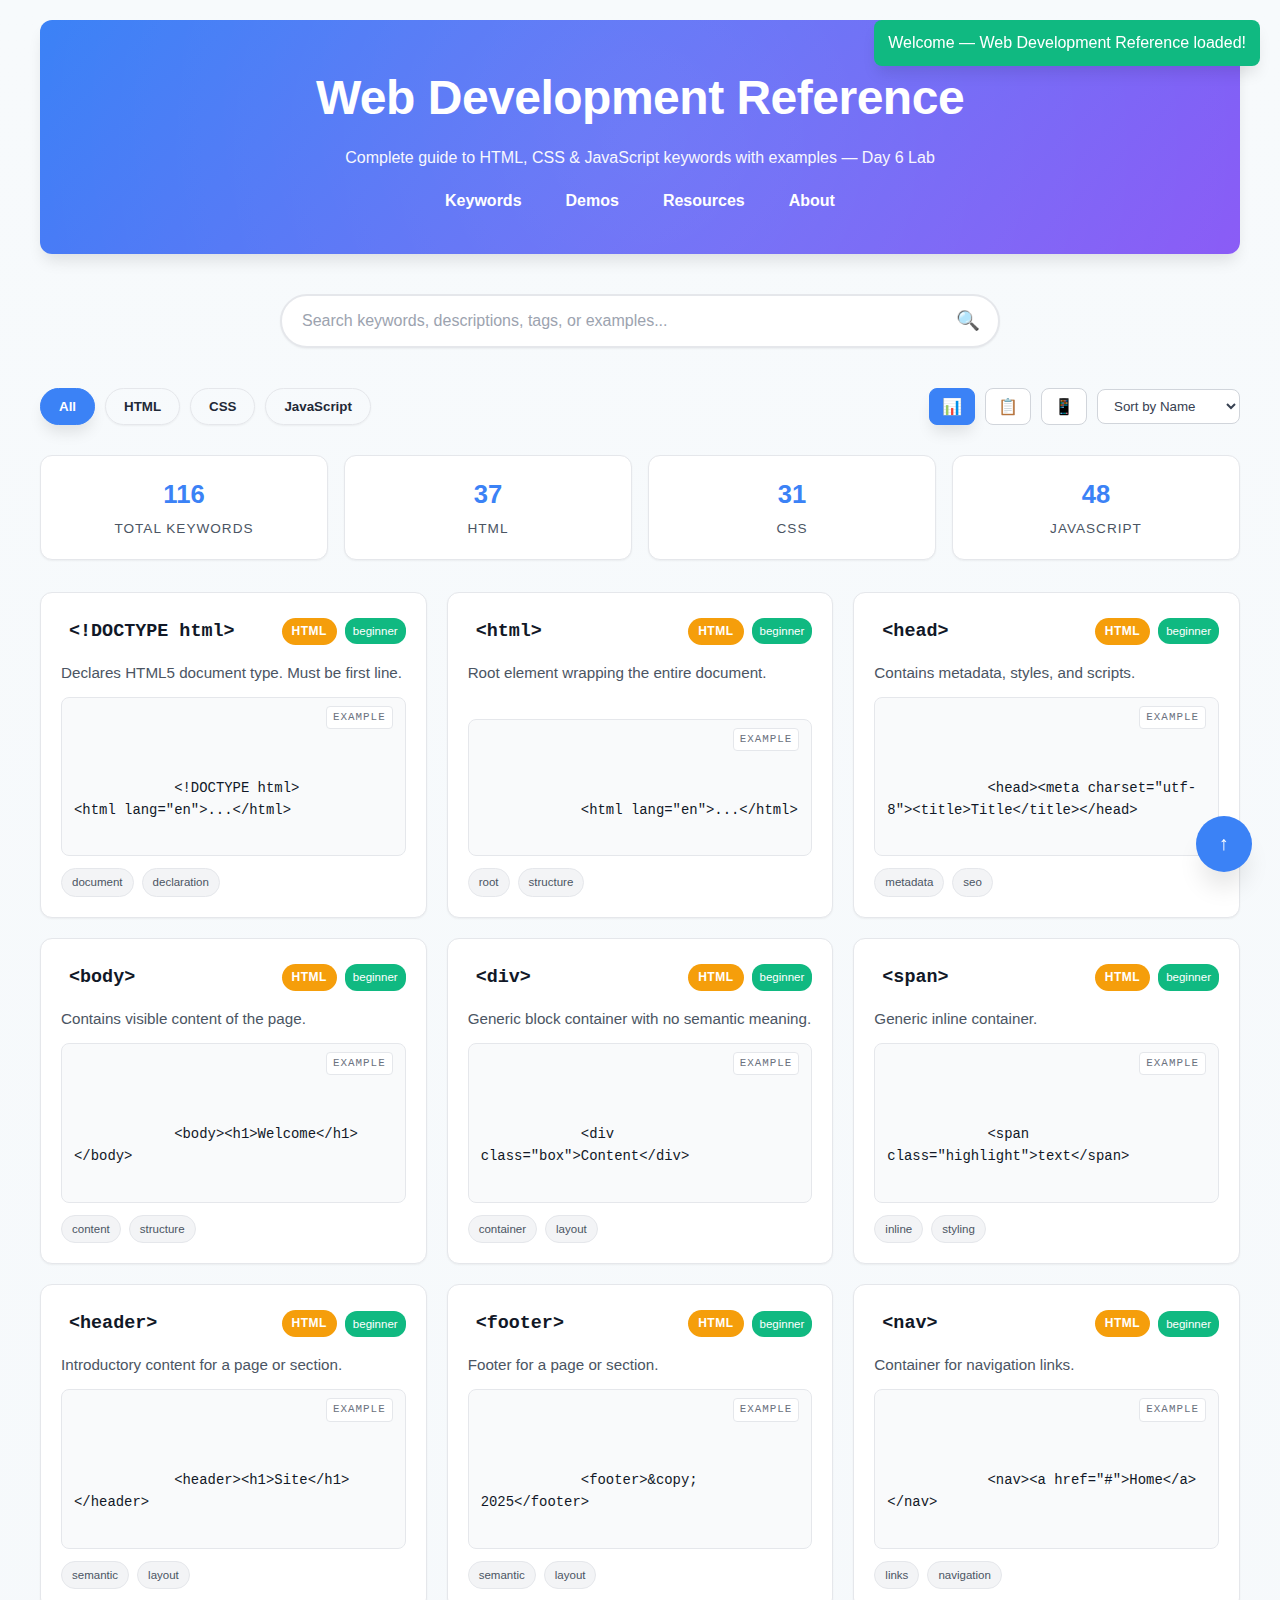
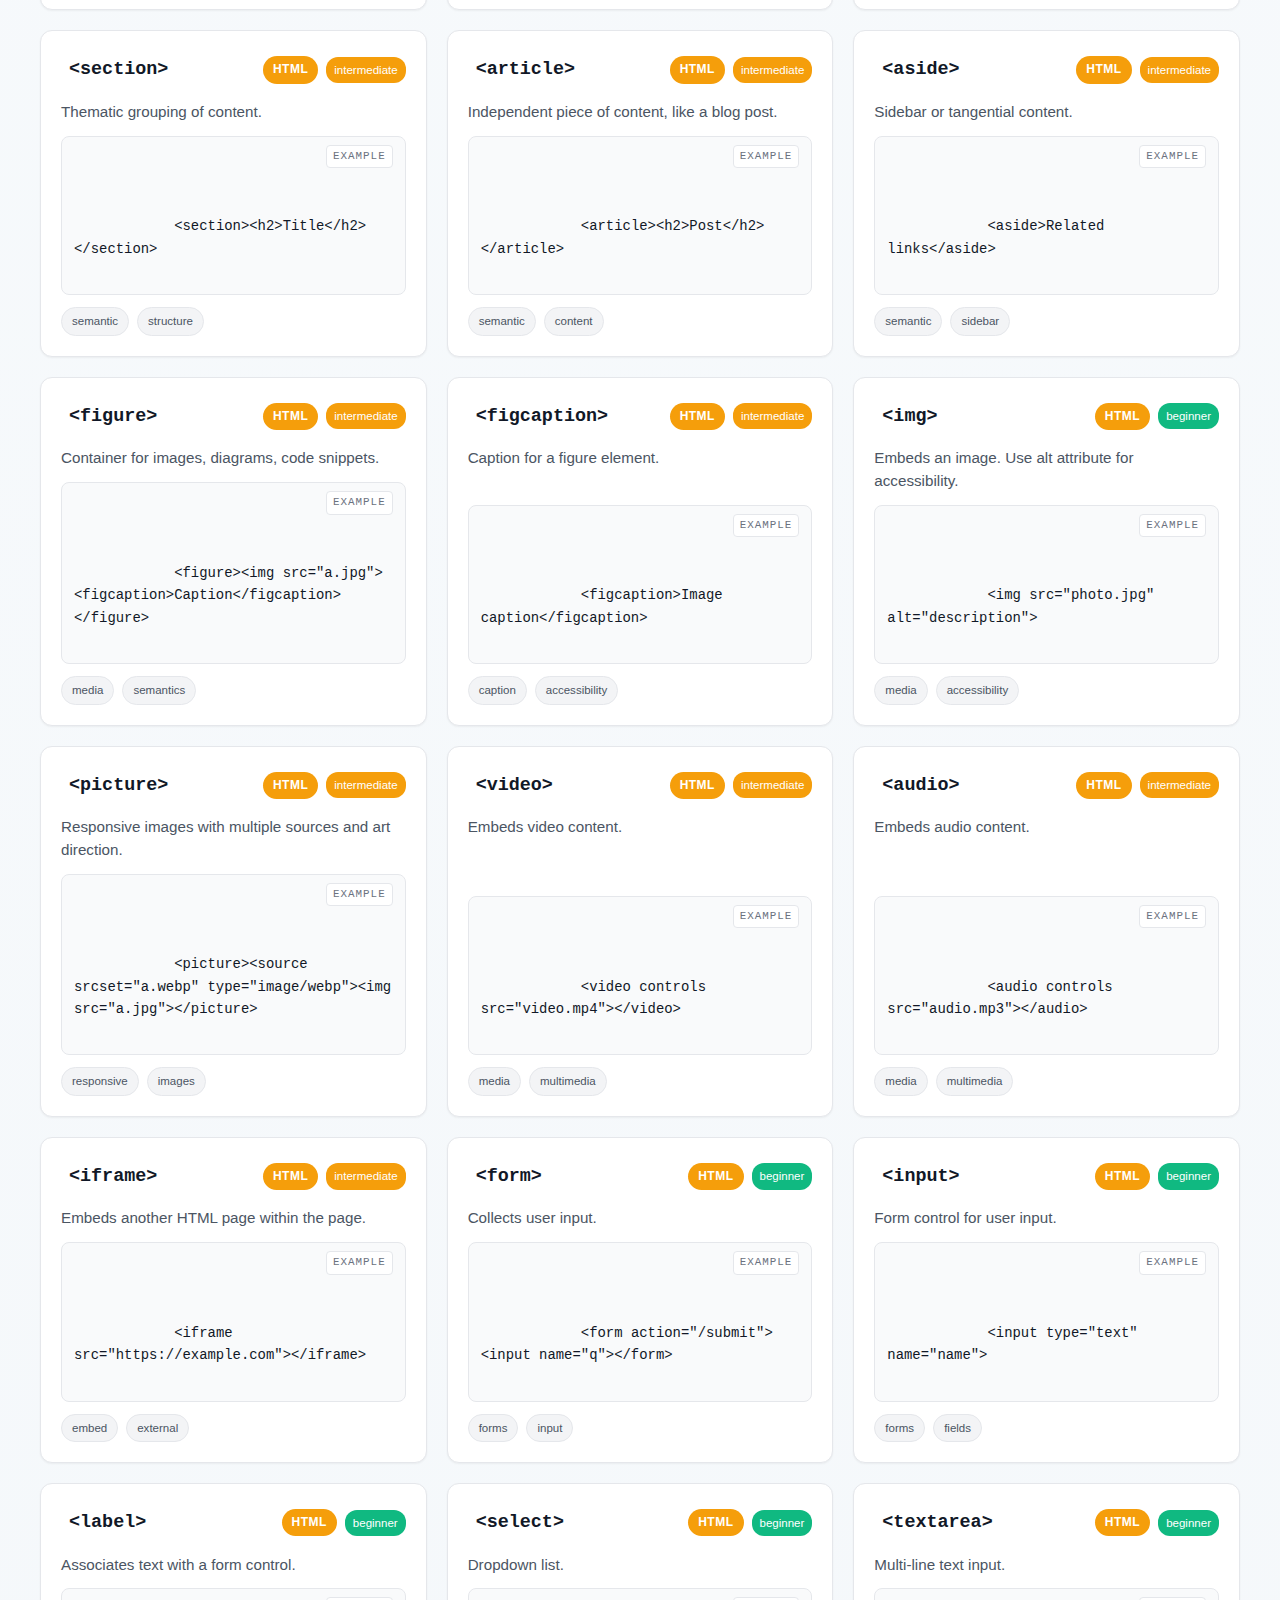
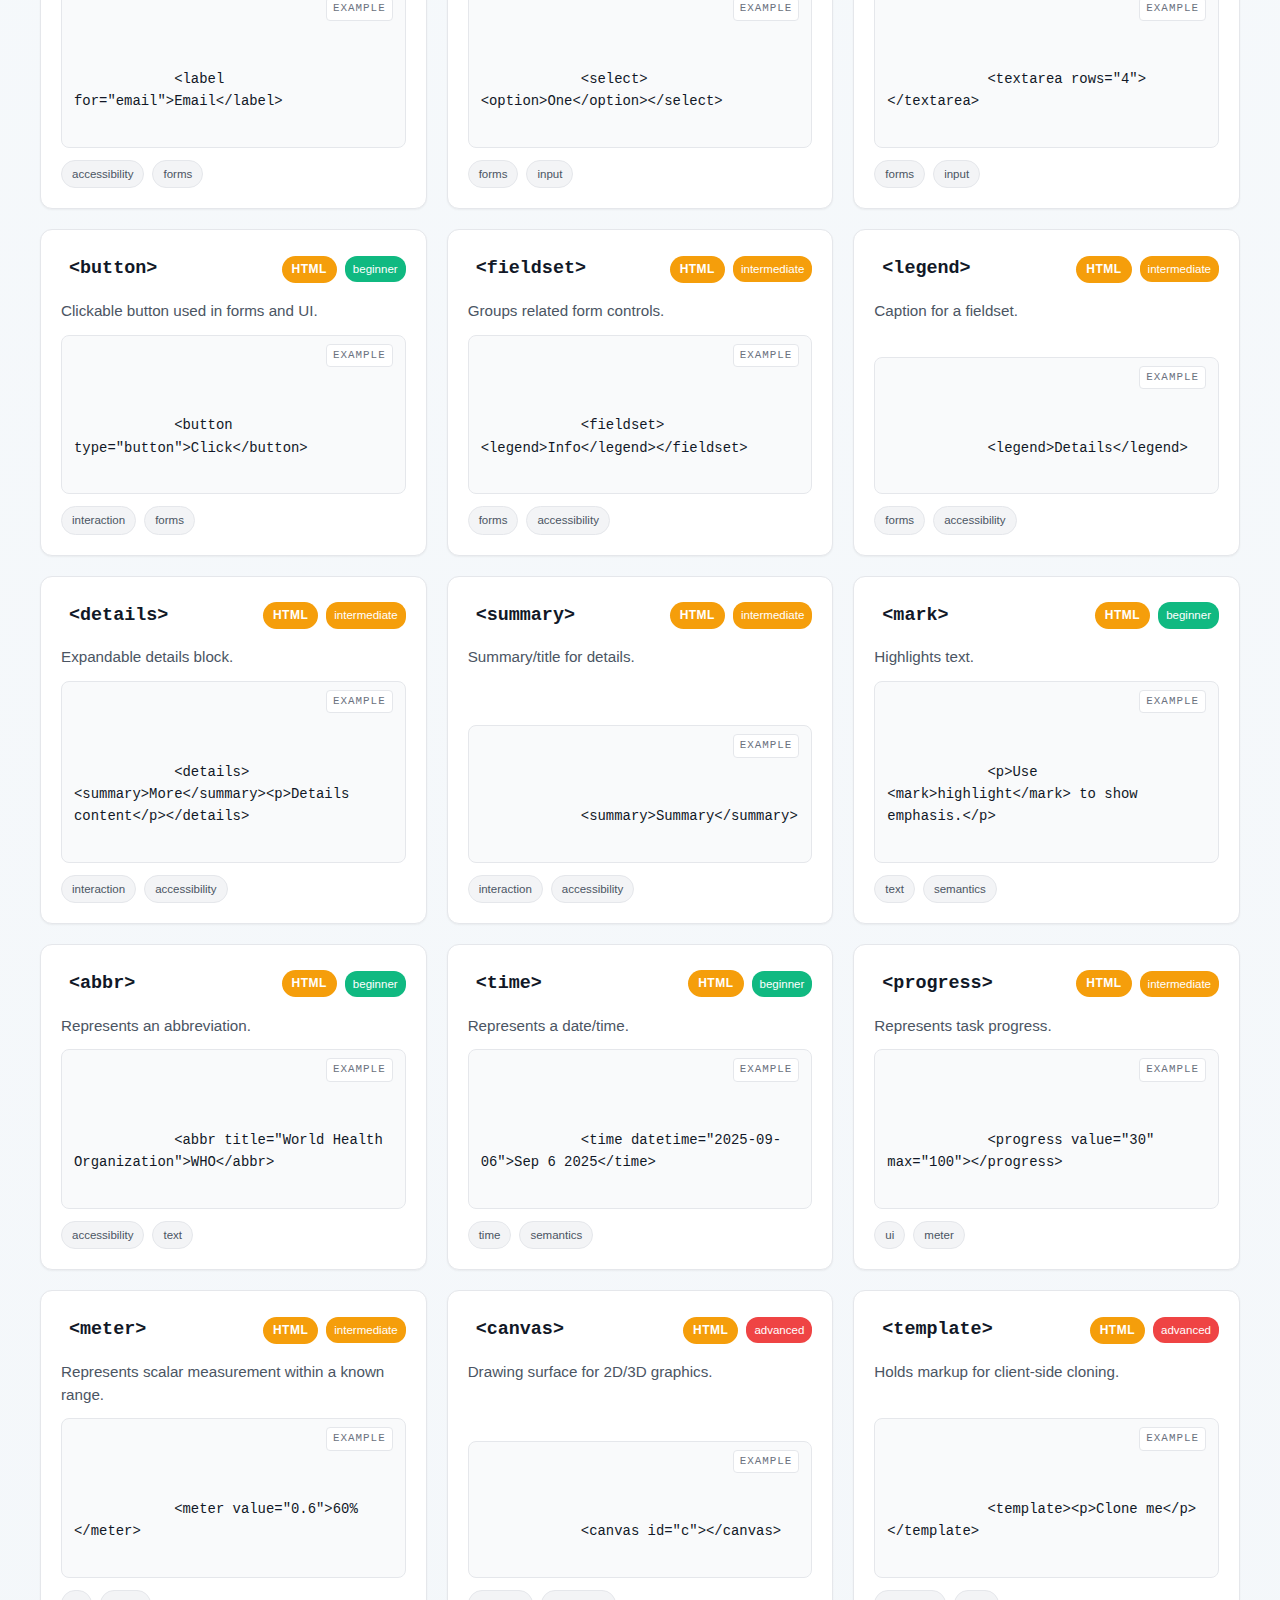
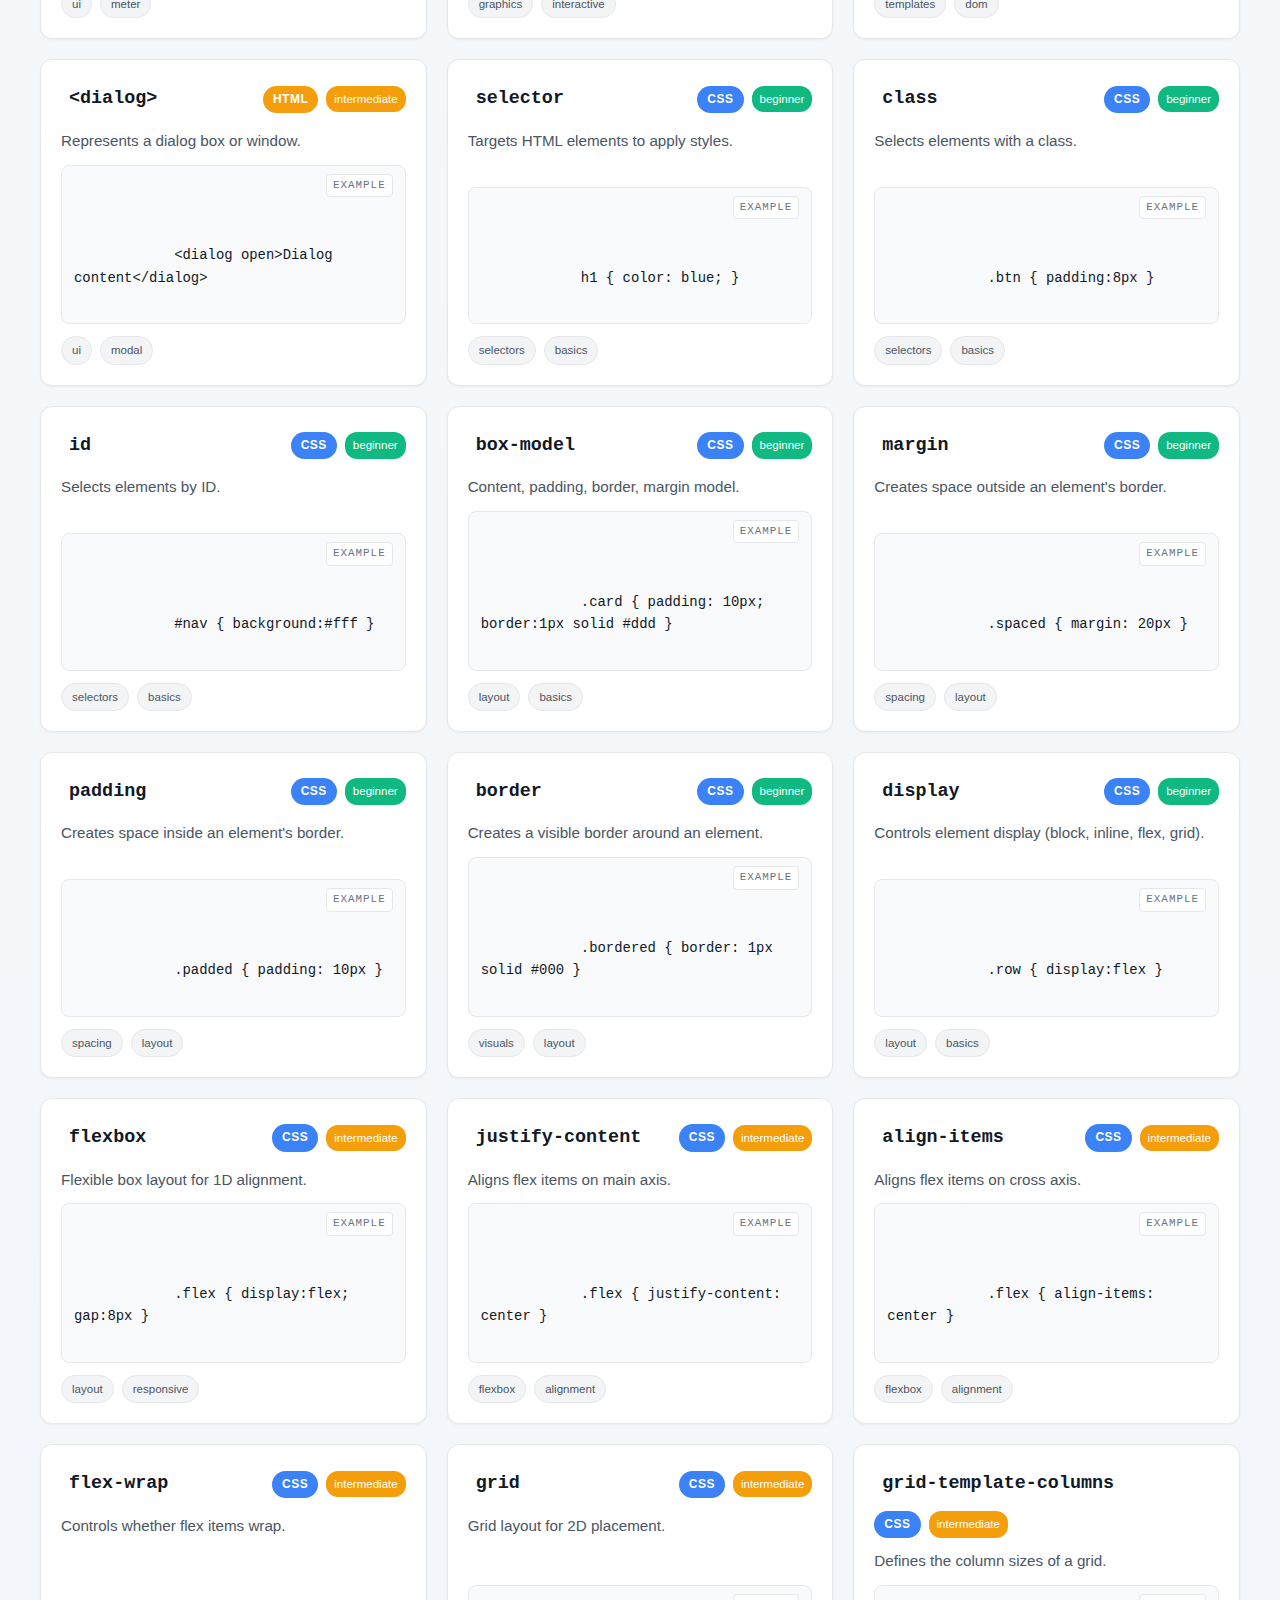
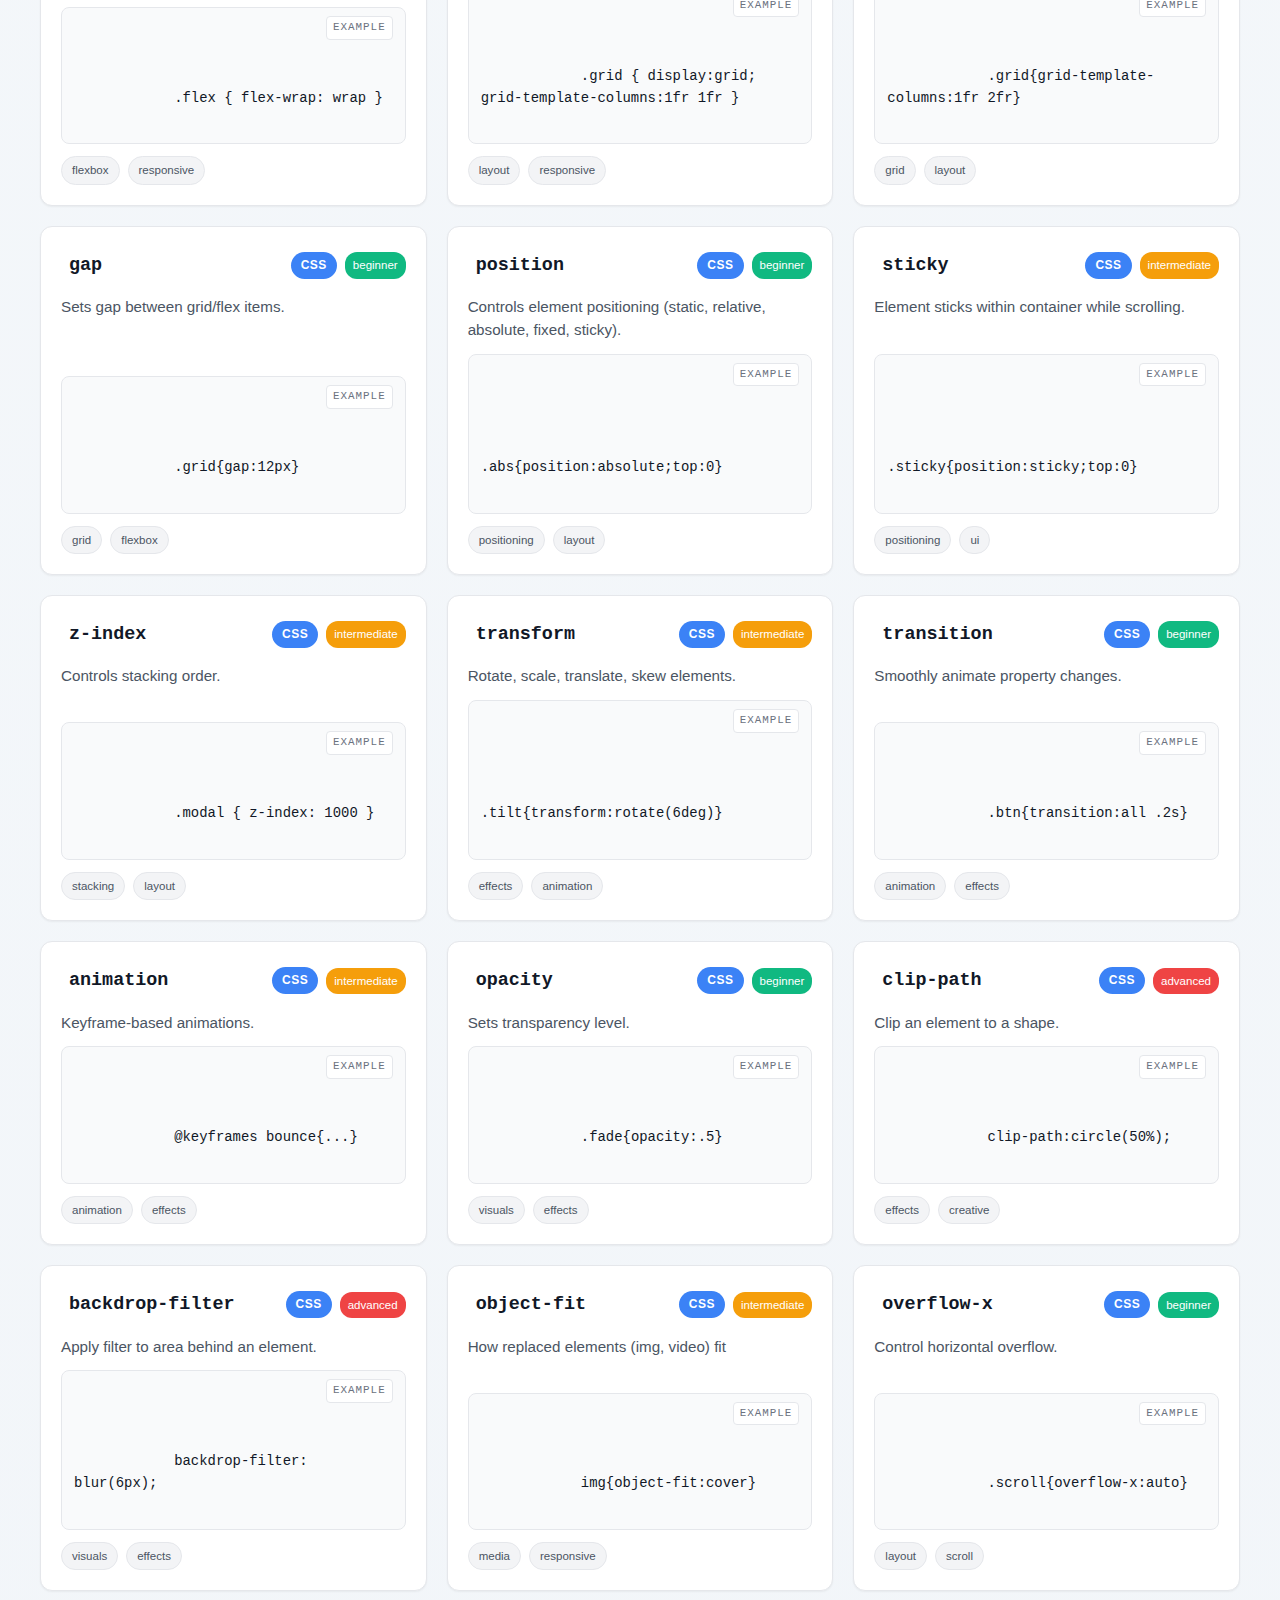
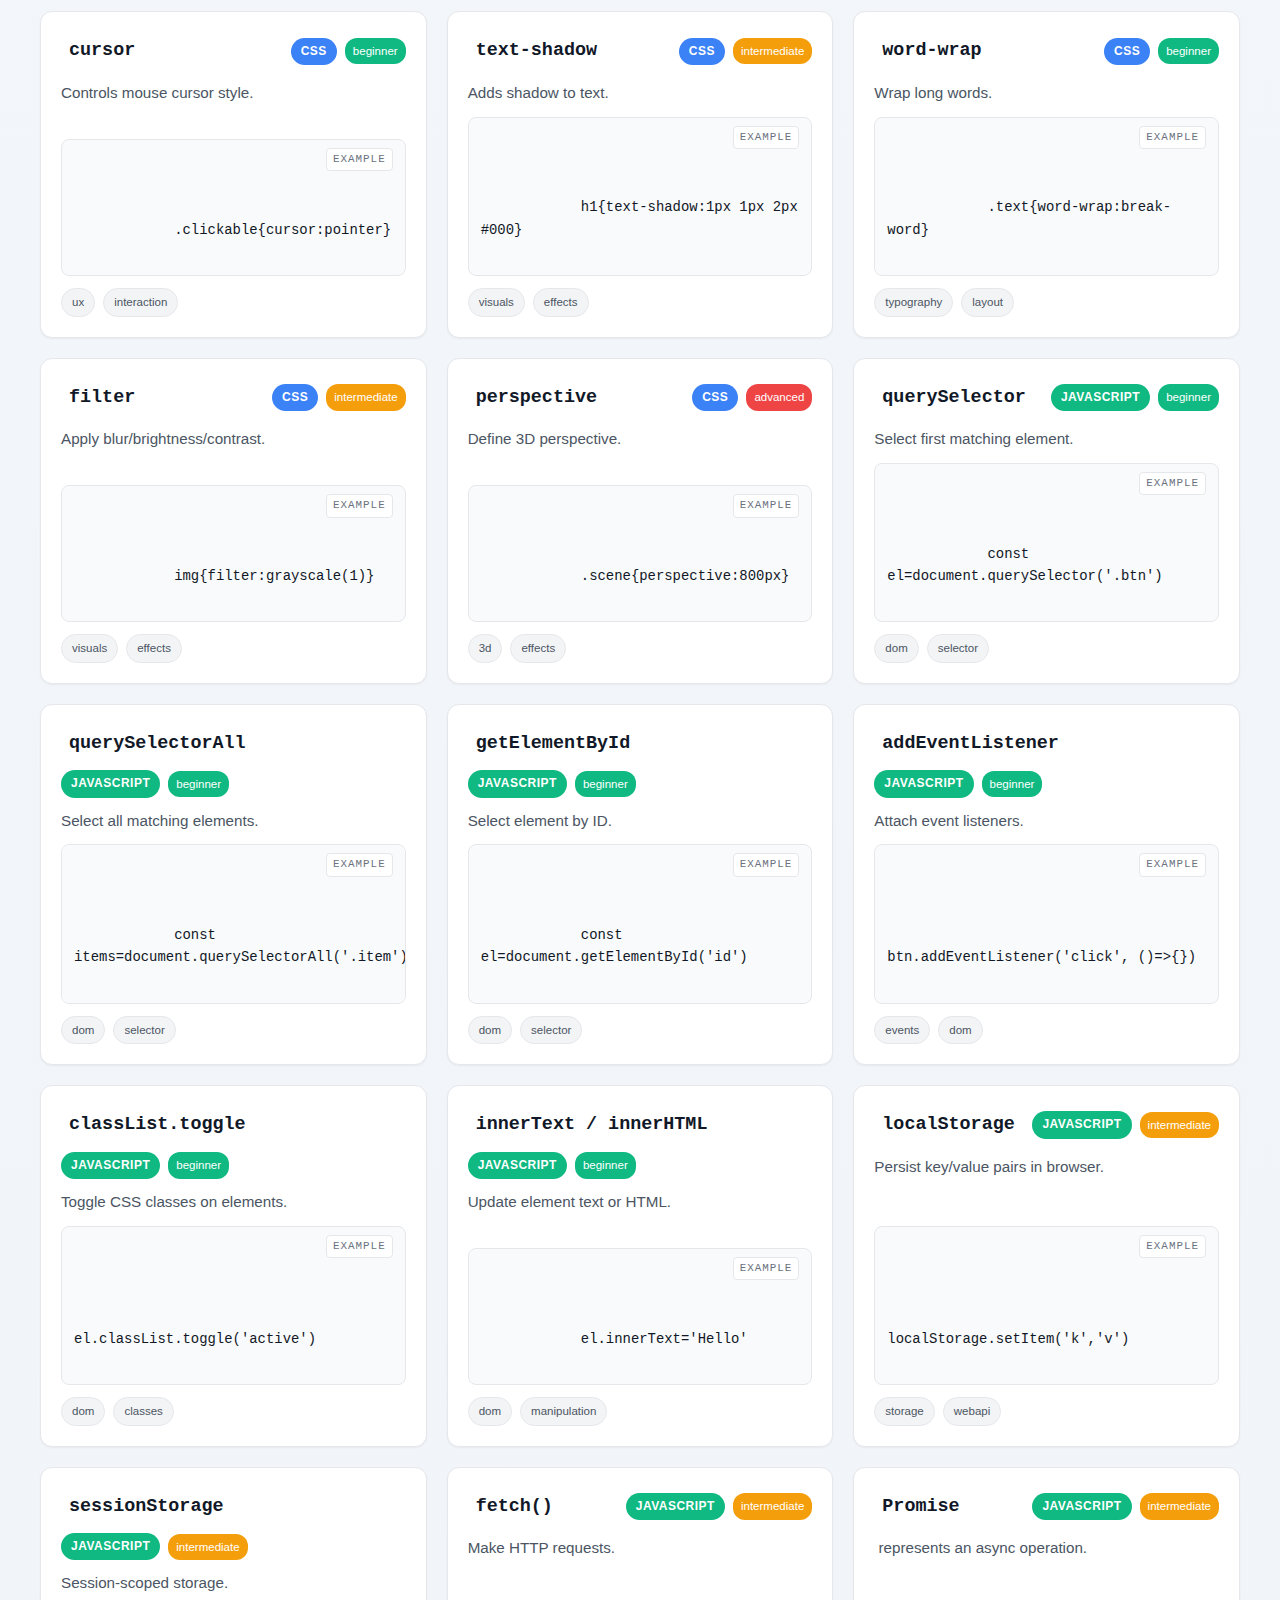
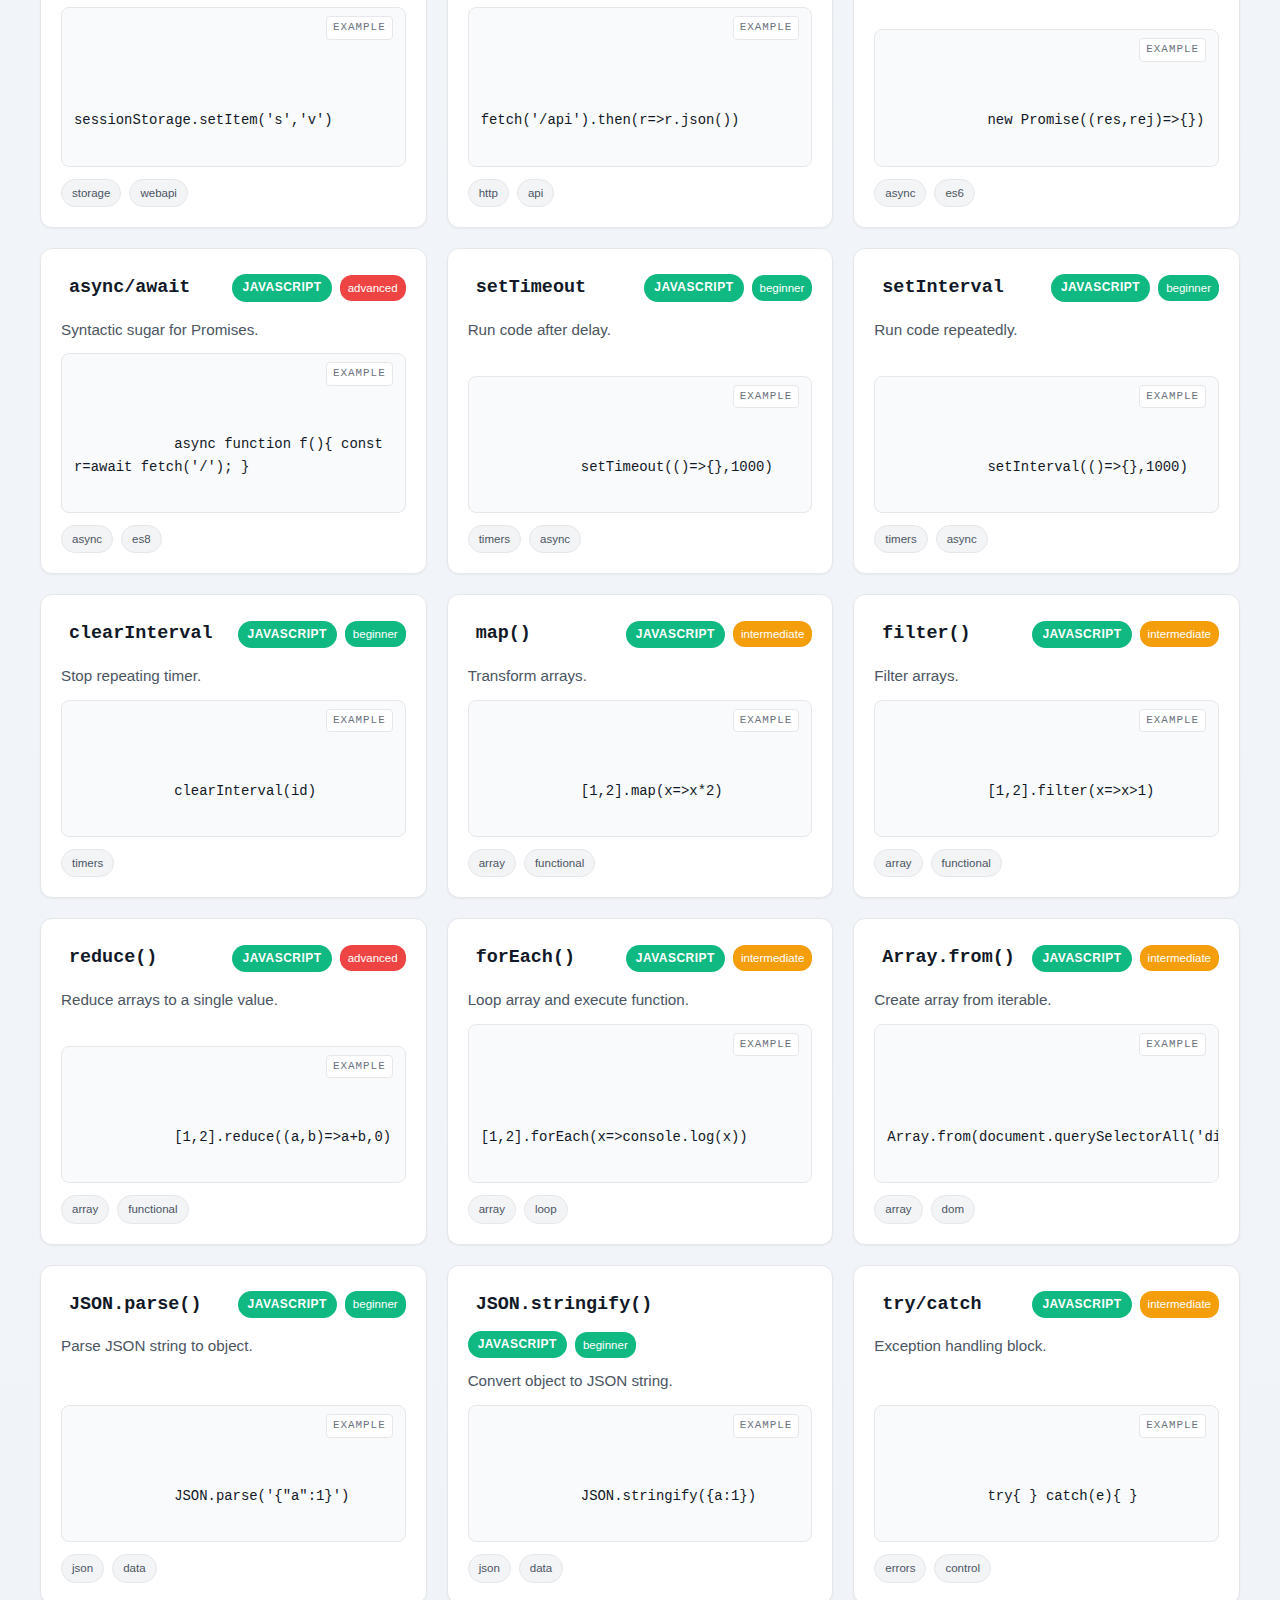
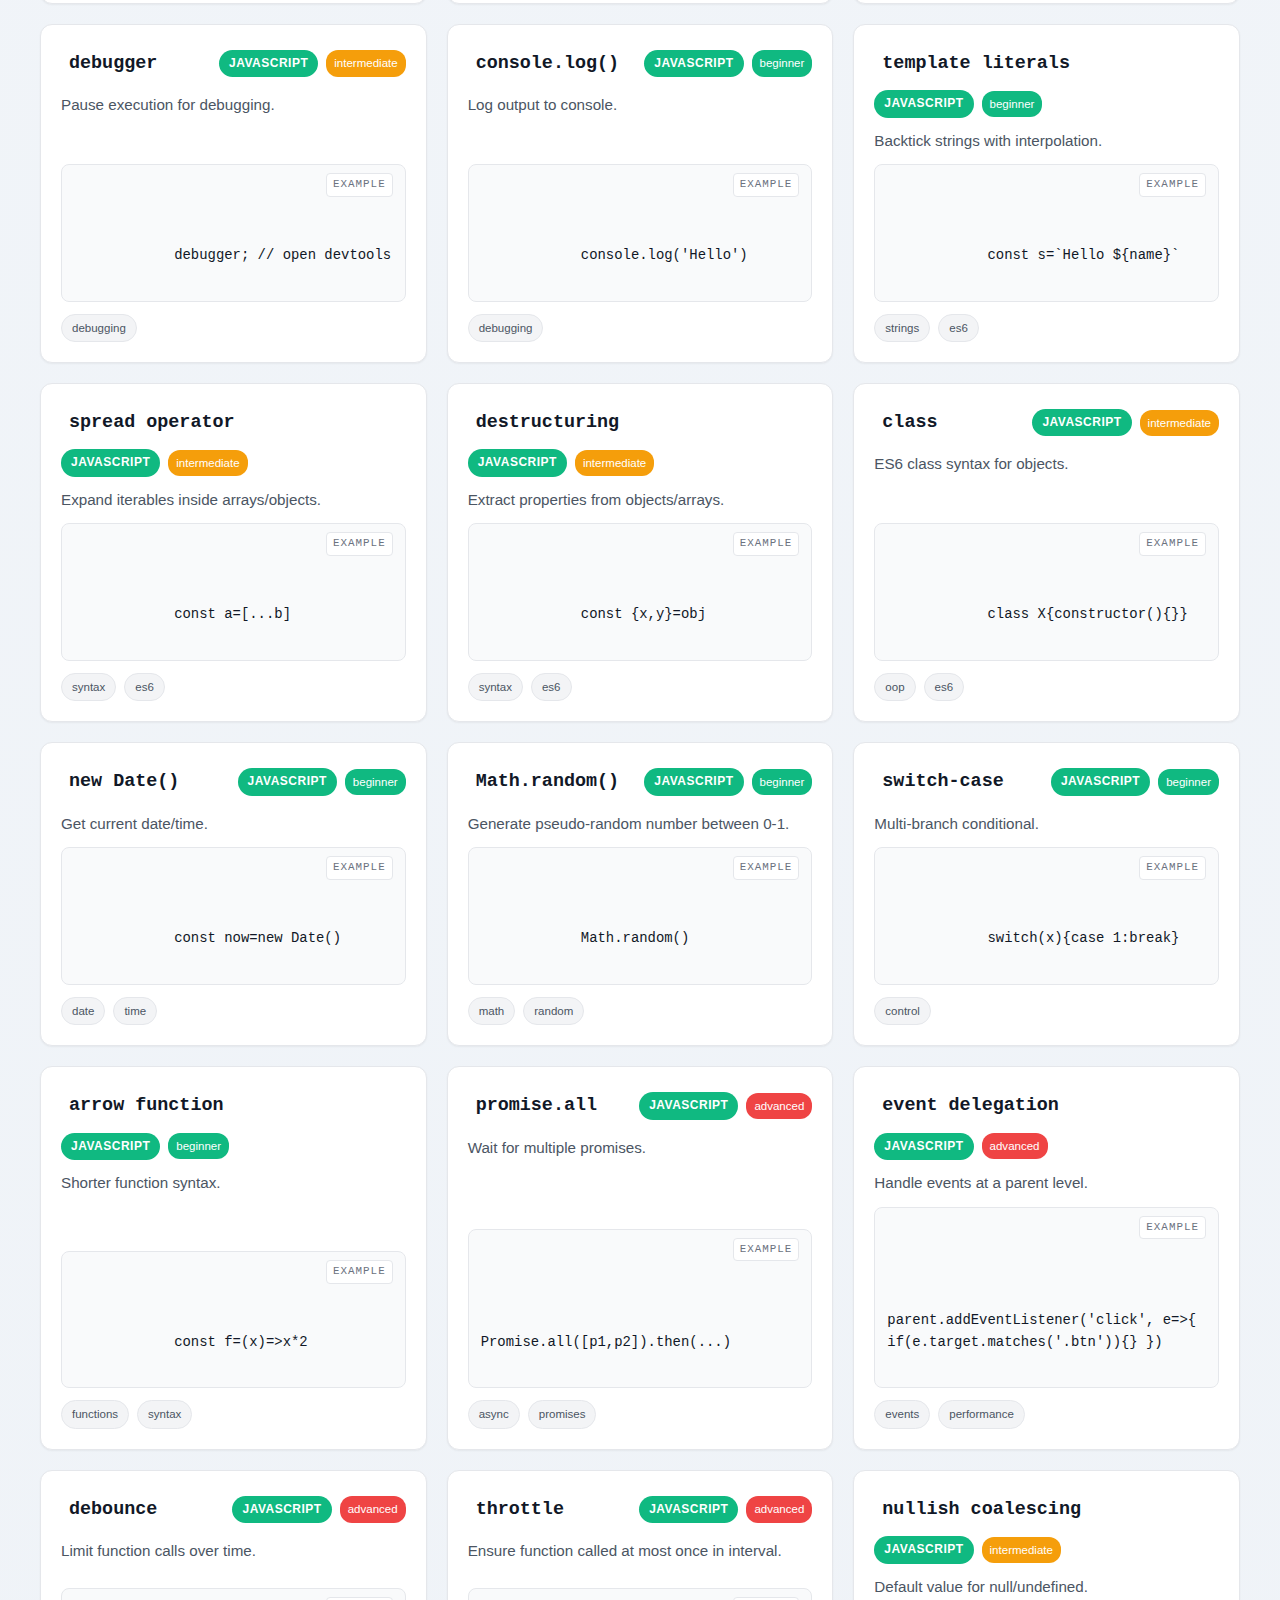
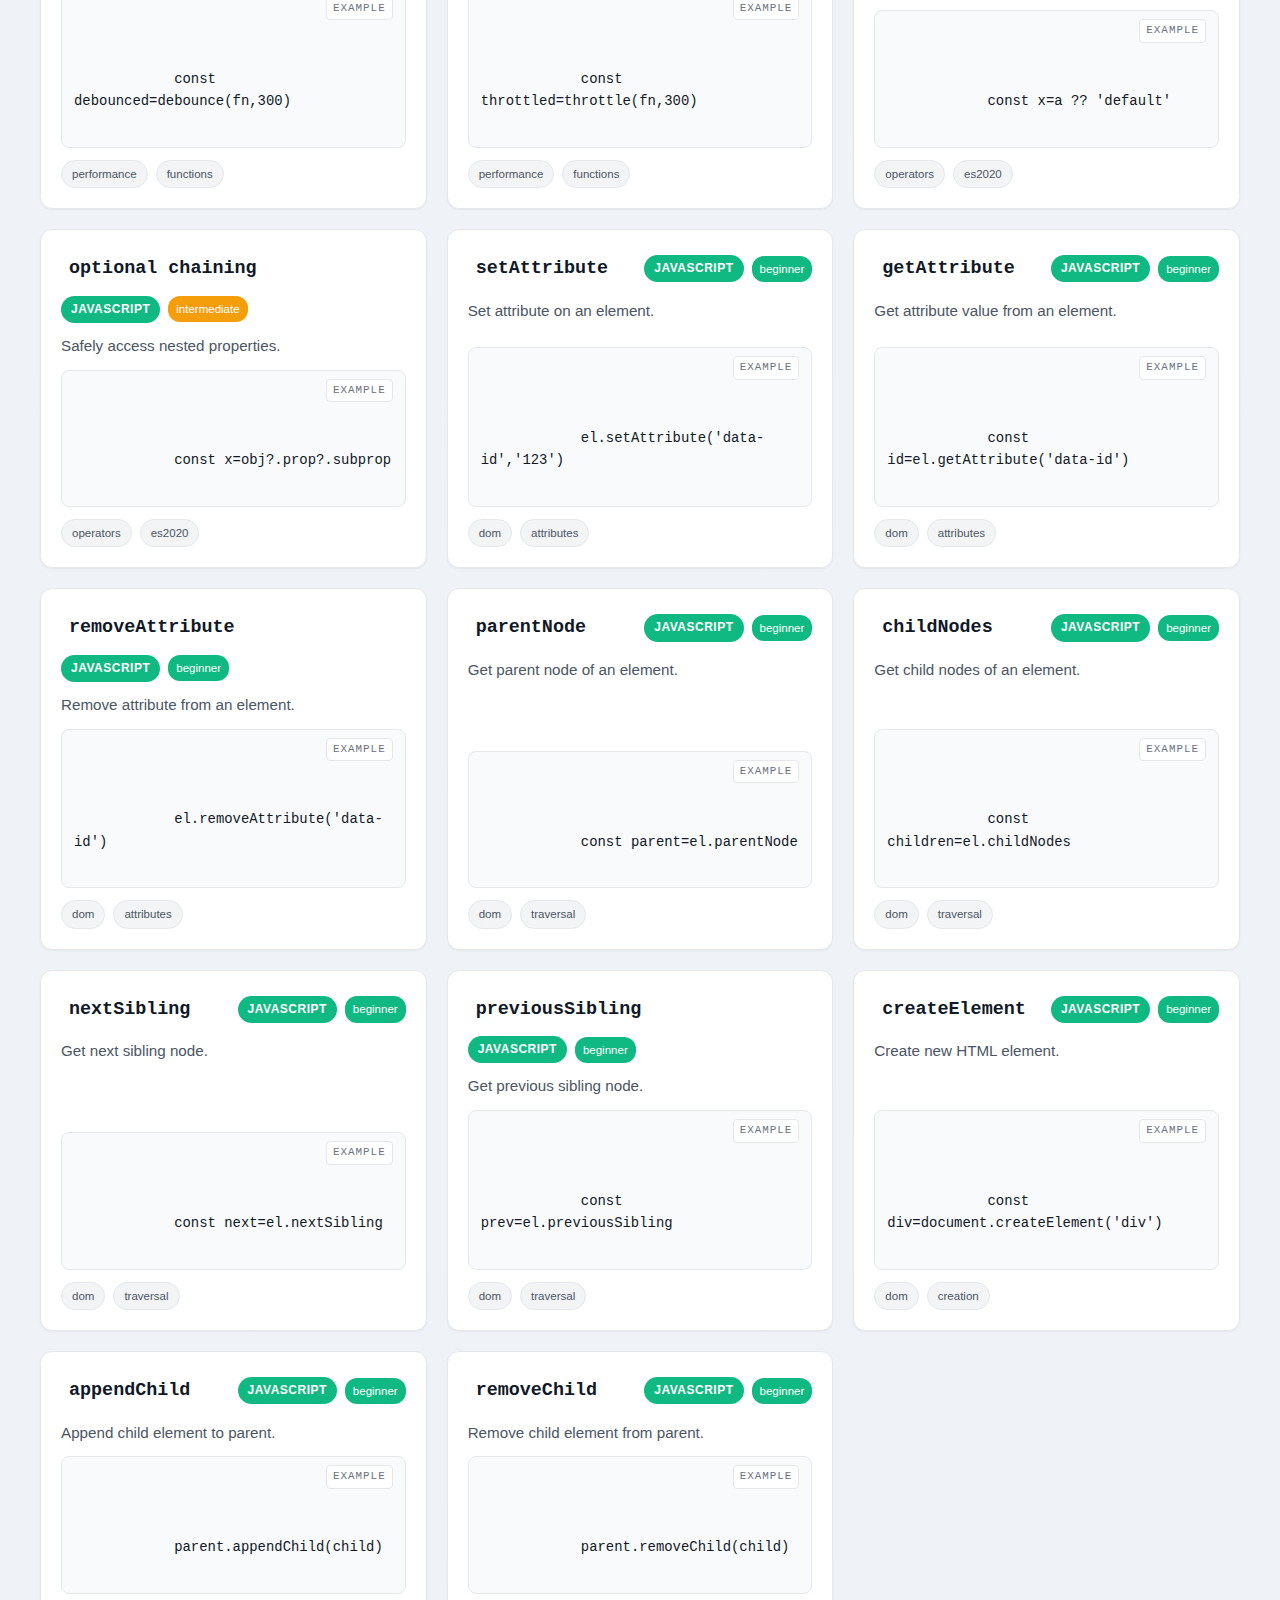
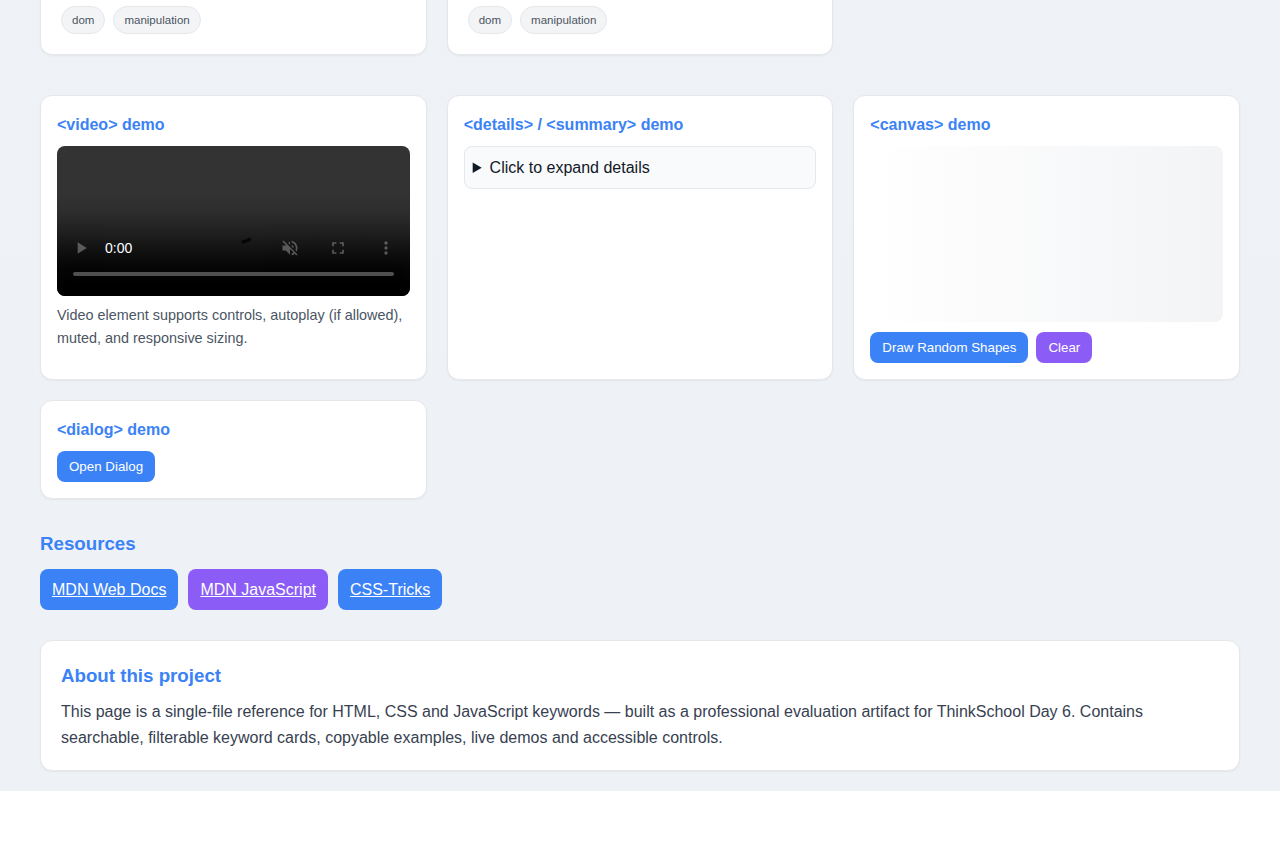
<file: day6/Session3/index.html>
<!-- The background color is changed to a gentle off-white shade (#f7f9fc) for a pleasant reading experience.

Added Keywords:

HTML (15+): html5 semantic elements (article, aside, details, summary, etc.), common forms elements (input types, label), media tags (video, audio), etc.

CSS (15+): common properties like box-shadow, opacity, z-index, flex-wrap, grid-gap, position types, overflow, cursor, transition, etc.

JavaScript (15+): let/const/var, for/while/if/switch, functions, array and object methods, async/await, Promise, event handling (addEventListener), etc.-->
<!DOCTYPE html>
<html lang="en">
<head>
  <meta charset="UTF-8" />
  <meta name="viewport" content="width=device-width, initial-scale=1" />
  <title>Web Development Reference</title>
  <style>
    /* Root colors and variables */
    :root {
      --primary-color: #3b82f6;
      --secondary-color: #8b5cf6;
      --accent-color: #06d6a0;
      --danger-color: #ef4444;
      --warning-color: #f59e0b;
      --success-color: #10b981;
      --white: #ffffff;
      --gray-50: #f9fafb;
      --gray-100: #f3f4f6;
      --gray-200: #e5e7eb;
      --gray-300: #d1d5db;
      --gray-400: #9ca3af;
      --gray-500: #6b7280;
      --gray-600: #4b5563;
      --gray-700: #374151;
      --gray-800: #1f2937;
      --gray-900: #111827;
      --border-radius: 12px;
      --shadow-sm: 0 1px 2px 0 rgba(0, 0, 0, 0.05);
      --shadow: 0 4px 6px -1px rgba(0, 0, 0, 0.1);
      --shadow-lg: 0 10px 15px -3px rgba(0, 0, 0, 0.1);
      --shadow-xl: 0 20px 25px -5px rgba(0, 0, 0, 0.1);
      --transition: all 0.3s cubic-bezier(0.4, 0, 0.2, 1);
      --max-width: 1200px;
    }

    /* Reset */
    * {
      margin: 0;
      padding: 0;
      box-sizing: border-box;
    }

    /* Body styling */
    body {
      font-family: -apple-system, BlinkMacSystemFont, 'Segoe UI', Roboto, sans-serif;
      background: linear-gradient(180deg,#f7fafc 0%, #eef2f7 100%);
      color: var(--gray-900);
      line-height: 1.6;
      min-height: 100vh;
      padding: 20px;
      display: flex;
      justify-content: center;
    }

    .container {
      max-width: var(--max-width);
      width: 100%;
    }

    /* Header Section */
    header {
      text-align: center;
      margin-bottom: 40px;
      background: linear-gradient(135deg, var(--primary-color), var(--secondary-color));
      color: white;
      padding: 40px 20px;
      border-radius: var(--border-radius);
      position: relative;
      overflow: hidden;
      box-shadow: var(--shadow-lg);
    }

    header::before {
      content: '';
      position: absolute;
      top: -50%;
      left: -50%;
      width: 200%;
      height: 200%;
      background: radial-gradient(circle, rgba(255, 255, 255, 0.08) 0%, transparent 50%);
      animation: rotate 20s linear infinite;
      z-index: 0;
    }

    @keyframes rotate {
      0% { transform: rotate(0deg); }
      100% { transform: rotate(360deg); }
    }

    header h1 {
      font-size: clamp(2rem, 4vw, 3rem);
      font-weight: 800;
      margin-bottom: 8px;
      position: relative;
      z-index: 1;
      letter-spacing: -0.5px;
    }

    header .subtitle {
      font-size: 1rem;
      opacity: 0.95;
      position: relative;
      z-index: 1;
      margin-bottom: 18px;
    }

    /* Navbar (hamburger) */
    nav.navbar {
      margin-top: 10px;
      display: flex;
      justify-content: center;
      align-items: center;
      position: relative;
      z-index: 2;
    }

    .nav-links {
      list-style: none;
      display: flex;
      gap: 20px;
      align-items: center;
    }

    .nav-links li a {
      color: white;
      text-decoration: none;
      font-weight: 600;
      padding: 8px 12px;
      border-radius: 8px;
      transition: var(--transition);
    }

    .nav-links li a:hover {
      background: rgba(255,255,255,0.06);
      color: #fff;
      transform: translateY(-2px);
    }

    .hamburger {
      display: none;
      background: rgba(0,0,0,0.12);
      border: none;
      color: white;
      padding: 8px 10px;
      border-radius: 8px;
      cursor: pointer;
      font-size: 20px;
    }

    /* Search Container */
    .search-container {
      position: relative;
      max-width: 720px;
      margin: 20px auto 40px;
    }

    #searchInput {
      width: 100%;
      padding: 16px 60px 16px 20px;
      border: 2px solid var(--gray-200);
      border-radius: 999px;
      background: var(--white);
      color: var(--gray-900);
      font-size: 1rem;
      box-shadow: var(--shadow-sm);
      transition: var(--transition);
      outline-offset: 2px;
    }

    #searchInput:focus {
      outline: none;
      border-color: var(--primary-color);
      box-shadow: 0 0 0 6px rgba(59, 130, 246, 0.08);
    }

    #searchInput::placeholder {
      color: var(--gray-400);
    }

    .search-icon {
      position: absolute;
      right: 20px;
      top: 50%;
      transform: translateY(-50%);
      color: var(--gray-400);
      font-size: 1.2rem;
      pointer-events: none;
    }

    /* Controls Section */
    .controls-section {
      display: flex;
      justify-content: space-between;
      align-items: center;
      margin-bottom: 30px;
      flex-wrap: wrap;
      gap: 16px;
    }

    .filter-tabs {
      display: flex;
      gap: 10px;
      flex-wrap: wrap;
    }

    .filter-tab {
      padding: 10px 18px;
      border: 1px solid var(--gray-200);
      border-radius: 999px;
      background: transparent;
      color: var(--gray-800);
      cursor: pointer;
      transition: var(--transition);
      font-weight: 600;
      box-shadow: var(--shadow-sm);
      user-select: none;
    }

    .filter-tab:hover {
      transform: translateY(-3px);
      box-shadow: var(--shadow-lg);
      border-color: var(--primary-color);
    }

    .filter-tab.active {
      background: var(--primary-color);
      border-color: var(--primary-color);
      color: white;
      box-shadow: var(--shadow-lg);
    }

    .view-controls {
      display: flex;
      gap: 10px;
      align-items: center;
      user-select: none;
    }

    .view-toggle {
      padding: 8px 12px;
      border: 1px solid var(--gray-300);
      background: var(--white);
      cursor: pointer;
      transition: var(--transition);
      border-radius: 8px;
      font-size: 1rem;
    }

    .view-toggle.active {
      background: var(--primary-color);
      color: white;
      border-color: var(--primary-color);
      box-shadow: var(--shadow-lg);
    }

    .sort-select {
      padding: 8px 12px;
      border: 1px solid var(--gray-300);
      border-radius: 8px;
      background: var(--white);
      color: var(--gray-700);
      cursor: pointer;
      user-select: none;
    }

    /* Stats Section */
    .stats {
      display: grid;
      grid-template-columns: repeat(auto-fit, minmax(150px, 1fr));
      gap: 16px;
      margin: 24px 0 32px;
    }

    .stat-item {
      text-align: center;
      padding: 18px;
      background: var(--white);
      border-radius: 12px;
      border: 1px solid var(--gray-200);
      box-shadow: var(--shadow-sm);
      transition: var(--transition);
      user-select: none;
    }

    .stat-item:hover {
      transform: translateY(-4px);
      box-shadow: var(--shadow-lg);
    }

    .stat-number {
      font-size: 1.6rem;
      font-weight: 800;
      color: var(--primary-color);
      display: block;
    }

    .stat-label {
      color: var(--gray-600);
      font-size: 0.85rem;
      text-transform: uppercase;
      letter-spacing: 1px;
      margin-top: 6px;
    }

    /* Keywords Grid and Cards - set to 3 columns wide on large screens */
    .keywords-grid {
      display: grid;
      grid-template-columns: repeat(3, 1fr);
      gap: 20px;
      transition: var(--transition);
      margin-bottom: 40px;
    }

    .keywords-grid.list-view {
      grid-template-columns: 1fr;
    }

    .keywords-grid.compact-view {
      grid-template-columns: repeat(3, 1fr);
      gap: 12px;
    }

    .keyword-card {
      background: var(--white);
      border: 1px solid var(--gray-200);
      border-radius: var(--border-radius);
      padding: 20px;
      transition: var(--transition);
      position: relative;
      overflow: hidden;
      box-shadow: var(--shadow-sm);
      display: flex;
      flex-direction: column;
    }

    .keyword-card:hover {
      transform: translateY(-6px);
      box-shadow: var(--shadow-lg);
      border-color: var(--gray-300);
    }

    .keyword-card::before {
      content: '';
      position: absolute;
      top: 0;
      left: 0;
      right: 0;
      height: 4px;
      background: linear-gradient(90deg, var(--primary-color), var(--secondary-color));
      transform: scaleX(0);
      transition: transform 0.28s ease;
      transform-origin: left center;
      z-index: 1;
    }

    .keyword-card:hover::before {
      transform: scaleX(1);
    }

    /* Header inside cards */
    .keyword-header {
      display: flex;
      align-items: center;
      justify-content: space-between;
      margin-bottom: 12px;
      flex-wrap: wrap;
      gap: 8px;
      z-index: 2;
      position: relative;
    }

    .keyword-name {
      font-size: 1.15rem;
      font-weight: 700;
      color: var(--blue-50);
      font-family: 'SF Mono', Monaco, 'Cascadia Code', 'Roboto Mono', Consolas, 'Courier New', monospace;
      background: var(--blue-50);
      padding: 4px 8px;
      border-radius: 6px;
      border: 1px solid var(--blue-500);
      user-select: text;
    }

    .keyword-meta {
      display: flex;
      gap: 8px;
      align-items: center;
      font-size: 0.85rem;
    }

    .keyword-type {
      padding: 4px 10px;
      border-radius: 16px;
      font-weight: 600;
      text-transform: uppercase;
      letter-spacing: 0.5px;
      user-select: none;
      font-size: 0.75rem;
    }

    .html { background: var(--warning-color); color: white; }
    .css { background: var(--primary-color); color: white; }
    .javascript { background: var(--success-color); color: white; }

    .difficulty-badge {
      padding: 4px 8px;
      border-radius: 12px;
      font-size: 0.72rem;
      font-weight: 500;
      user-select: none;
    }

    .difficulty-beginner { background: var(--success-color); color: white; }
    .difficulty-intermediate { background: var(--warning-color); color: white; }
    .difficulty-advanced { background: var(--danger-color); color: white; }

    /* Description inside cards */
    .keyword-description {
      color: var(--gray-600);
      line-height: 1.5;
      margin-bottom: 12px;
      user-select: text;
      white-space: pre-wrap;
      font-size: 0.95rem;
    }

    /* Example code box */
    .keyword-example {
      background: var(--gray-50);
      border: 1px solid var(--gray-200);
      border-radius: 8px;
      padding: 12px;
      margin-top: auto;
      position: relative;
      overflow-x: auto;
      font-family: 'SF Mono', Monaco, 'Cascadia Code', 'Roboto Mono', Consolas, 'Courier New', monospace;
      font-size: 0.87rem;
      white-space: pre-wrap;
      user-select: text;
    }

    .example-label {
      position: absolute;
      top: 8px;
      right: 12px;
      font-size: 0.68rem;
      color: var(--gray-500);
      text-transform: uppercase;
      letter-spacing: 1px;
      background: var(--white);
      padding: 2px 6px;
      border-radius: 4px;
      border: 1px solid var(--gray-200);
      user-select: none;
      pointer-events: none;
    }

    /* Copy button */
    .copy-button {
      position: absolute;
      top: 8px;
      left: 12px;
      background: var(--primary-color);
      color: white;
      border: none;
      padding: 6px 8px;
      border-radius: 6px;
      font-size: 0.78rem;
      cursor: pointer;
      opacity: 0;
      transition: var(--transition);
      user-select: none;
      z-index: 2;
    }

    .keyword-example:hover .copy-button {
      opacity: 1;
    }

    .copy-button:hover {
      background: var(--secondary-color);
    }

    /* Tags below example */
    .keyword-tags {
      display: flex;
      gap: 8px;
      margin-top: 12px;
      flex-wrap: wrap;
      user-select: none;
    }

    .tag {
      padding: 4px 10px;
      background: var(--gray-100);
      color: var(--gray-600);
      font-size: 0.72rem;
      border-radius: 999px;
      border: 1px solid var(--gray-200);
    }

    /* No results message */
    .no-results {
      text-align: center;
      padding: 60px 20px;
      color: var(--gray-500);
      background: var(--gray-50);
      border-radius: var(--border-radius);
      border: 2px dashed var(--gray-300);
      user-select: none;
    }

    .no-results-icon {
      font-size: 3.6rem;
      margin-bottom: 12px;
      opacity: 0.6;
    }

    /* Floating action button */
    .floating-action-button {
      position: fixed;
      bottom: 28px;
      right: 28px;
      width: 56px;
      height: 56px;
      background: var(--primary-color);
      color: white;
      border: none;
      border-radius: 50%;
      cursor: pointer;
      box-shadow: var(--shadow-xl);
      transition: var(--transition);
      display: flex;
      align-items: center;
      justify-content: center;
      font-size: 1.2rem;
      z-index: 1000;
    }

    .floating-action-button:hover {
      transform: scale(1.06);
      box-shadow: 0 22px 48px -14px rgba(59,130,246,0.45);
    }

    /* Responsive adjustments */
    @media (max-width: 1100px) {
      .keywords-grid { grid-template-columns: repeat(2, 1fr); }
      .keywords-grid.compact-view { grid-template-columns: repeat(2, 1fr); }
    }

    @media (max-width: 768px) {
      .keywords-grid { grid-template-columns: 1fr !important; gap: 16px !important; }
      .controls-section { flex-direction: column; align-items: stretch; }
      .filter-tabs { justify-content: center; gap: 8px; }
      .filter-tab { padding: 10px 14px; font-size: 0.95rem; }
      .hamburger { display: block; }
      .keywords-grid.compact-view { grid-template-columns: 1fr !important; }
    }

    @media (max-width: 480px) {
      header h1 { font-size: 1.6rem; }
      header .subtitle { font-size: 0.9rem; }
      .keyword-card { padding: 16px; }
      .keyword-name { font-size: 1.05rem; }
      .copy-button { top: 6px; left: 8px; padding: 5px 6px; font-size: 0.7rem; }
      .floating-action-button { bottom: 16px; right: 16px; width: 48px; height: 48px; font-size: 1rem; }
    }

    /* Scrollbar styling */
    ::-webkit-scrollbar { width: 10px; height: 10px; }
    ::-webkit-scrollbar-track { background: var(--gray-100); border-radius: 6px; }
    ::-webkit-scrollbar-thumb { background: linear-gradient(135deg,var(--primary-color),var(--secondary-color)); border-radius: 6px; }
    ::-webkit-scrollbar-thumb:hover { background: linear-gradient(135deg,var(--secondary-color),var(--accent-color)); }

    /* Fade in animation */
    .fade-in { animation: fadeIn 0.6s ease-out both; }
    @keyframes fadeIn {
      from { opacity: 0; transform: translateY(18px); }
      to { opacity: 1; transform: translateY(0); }
    }

    /* Toast */
    .toast-container { position: fixed; top: 20px; right: 20px; z-index: 2000; }
    .toast { background: var(--success-color); color: white; padding: 10px 14px; border-radius: 8px; margin-bottom: 8px; box-shadow: var(--shadow-lg); transform: translateX(120%); transition: transform 0.32s ease; }
    .toast.show { transform: translateX(0); }
    .toast.error { background: var(--danger-color); }

    /* Demo area styling for live demos */
    .demos { margin-top: 40px; display: grid; gap: 20px; grid-template-columns: repeat(auto-fit, minmax(300px, 1fr)); }
    .demo-card { background: var(--white); border-radius: 12px; padding: 16px; box-shadow: var(--shadow-sm); border: 1px solid var(--gray-200); }
    .demo-card h4 { margin-bottom: 8px; color: var(--primary-color); }
    .demo-video, .demo-canvas { width: 100%; border-radius: 8px; display: block; }
    .demo-controls { display:flex; gap:8px; margin-top:10px; flex-wrap:wrap; }
    .btn { padding:8px 12px; border-radius:8px; border:none; cursor:pointer; background:var(--primary-color); color:white; }
    .btn.secondary { background:var(--secondary-color); }

  </style>
</head>
<body>
  <div class="container">
    <header>
      <h1>Web Development Reference</h1>
      <p class="subtitle">Complete guide to HTML, CSS & JavaScript keywords with examples — Day 6 Lab</p>

      <nav class="navbar" aria-label="Main navigation">
        <button class="hamburger" id="hamburger" aria-label="Toggle navigation">☰</button>
        <ul class="nav-links" id="navLinks" role="menubar">
          <li role="none"><a role="menuitem" href="#keywords">Keywords</a></li>
          <li role="none"><a role="menuitem" href="#demos">Demos</a></li>
          <li role="none"><a role="menuitem" href="#resources">Resources</a></li>
          <li role="none"><a role="menuitem" href="#about">About</a></li>
        </ul>
      </nav>
    </header>

    <div class="search-container" role="search" aria-label="Search keywords">
      <input type="text" id="searchInput" placeholder="Search keywords, descriptions, tags, or examples..." aria-label="Search keywords" />
      <span class="search-icon" aria-hidden="true">🔍</span>
    </div>

    <div class="controls-section" role="region" aria-label="Controls">
      <div class="filter-tabs" role="tablist" aria-label="Filter keywords by type">
        <button class="filter-tab active" data-filter="all" role="tab" aria-selected="true" tabindex="0">All</button>
        <button class="filter-tab" data-filter="html" role="tab" aria-selected="false" tabindex="-1">HTML</button>
        <button class="filter-tab" data-filter="css" role="tab" aria-selected="false" tabindex="-1">CSS</button>
        <button class="filter-tab" data-filter="javascript" role="tab" aria-selected="false" tabindex="-1">JavaScript</button>
      </div>

      <div class="view-controls" role="group" aria-label="Change view mode">
        <button class="view-toggle active" data-view="grid" title="Grid View" aria-pressed="true">📊</button>
        <button class="view-toggle" data-view="list" title="List View" aria-pressed="false">📋</button>
        <button class="view-toggle" data-view="compact" title="Compact View" aria-pressed="false">📱</button>
        <select class="sort-select" id="sortSelect" aria-label="Sort keywords">
          <option value="name">Sort by Name</option>
          <option value="type">Sort by Type</option>
          <option value="difficulty">Sort by Difficulty</option>
        </select>
      </div>
    </div>

    <div class="stats" aria-live="polite" aria-atomic="true">
      <div class="stat-item"><span class="stat-number" id="totalCount">0</span><span class="stat-label">Total Keywords</span></div>
      <div class="stat-item"><span class="stat-number" id="htmlCount">0</span><span class="stat-label">HTML</span></div>
      <div class="stat-item"><span class="stat-number" id="cssCount">0</span><span class="stat-label">CSS</span></div>
      <div class="stat-item"><span class="stat-number" id="jsCount">0</span><span class="stat-label">JavaScript</span></div>
    </div>

    <section id="keywords" aria-label="Keywords section">
      <div class="keywords-grid" id="keywordsGrid" role="list" aria-label="Web development keywords"></div>
      <div class="no-results" id="noResults" style="display:none;" role="alert" aria-live="assertive">
        <div class="no-results-icon">🔍</div>
        <h3>No keywords found</h3>
        <p>Try adjusting your search terms or filters</p>
      </div>
    </section>

    <section id="demos" class="demos" aria-label="Live demos">
      <div class="demo-card" id="video-demo">
        <h4>&lt;video&gt; demo</h4>
        <video class="demo-video" controls muted preload="metadata" width="100%" src="https://interactive-examples.mdn.mozilla.net/media/cc0-videos/flower.webm"></video>
        <div style="margin-top:8px;color:var(--gray-600);font-size:0.9rem;">Video element supports controls, autoplay (if allowed), muted, and responsive sizing.</div>
      </div>

      <div class="demo-card" id="details-demo">
        <h4>&lt;details&gt; / &lt;summary&gt; demo</h4>
        <details>
          <summary style="cursor:pointer;padding:8px;border-radius:8px;background:var(--gray-50);border:1px solid var(--gray-200);">Click to expand details</summary>
          <div style="padding:12px 8px 0 8px;color:var(--gray-700);">Details content shows progressive disclosure and can be styled. It's useful for FAQ and hidden content.</div>
        </details>
      </div>

      <div class="demo-card" id="canvas-demo">
        <h4>&lt;canvas&gt; demo</h4>
        <canvas id="demoCanvas" class="demo-canvas" width="400" height="200" style="background:linear-gradient(90deg,#fff,#f3f4f6);border-radius:8px;"></canvas>
        <div class="demo-controls">
          <button class="btn" id="canvasDraw">Draw Random Shapes</button>
          <button class="btn secondary" id="canvasClear">Clear</button>
        </div>
      </div>

      <div class="demo-card" id="dialog-demo">
        <h4>&lt;dialog&gt; demo</h4>
        <button class="btn" id="openDialog">Open Dialog</button>
        <dialog id="sampleDialog" style="padding:18px;border-radius:10px;border:1px solid var(--gray-200);">
          <h3 style="margin-bottom:8px;color:var(--primary-color);">Sample Dialog</h3>
          <p style="color:var(--gray-700);">This is a demo dialog element (modal-like). Press Escape to close or click the close button.</p>
          <div style="margin-top:12px;display:flex;gap:8px;justify-content:flex-end;">
            <button class="btn secondary" id="closeDialog">Close</button>
          </div>
        </dialog>
      </div>
    </section>

    <section id="resources" style="margin-top:30px;">
      <h3 style="color:var(--primary-color);margin-bottom:10px;">Resources</h3>
      <div style="display:flex;gap:10px;flex-wrap:wrap;">
        <a class="btn" href="https://developer.mozilla.org/" target="_blank" rel="noopener">MDN Web Docs</a>
        <a class="btn secondary" href="https://developer.mozilla.org/en-US/docs/Web/JavaScript" target="_blank" rel="noopener">MDN JavaScript</a>
        <a class="btn" href="https://css-tricks.com/" target="_blank" rel="noopener">CSS-Tricks</a>
      </div>
    </section>

    <section id="about" style="margin-top:30px;padding:20px;background:var(--white);border-radius:12px;border:1px solid var(--gray-200);box-shadow:var(--shadow-sm);">
      <h3 style="color:var(--primary-color);margin-bottom:8px;">About this project</h3>
      <p style="color:var(--gray-700);">This page is a single-file reference for HTML, CSS and JavaScript keywords — built as a professional evaluation artifact for ThinkSchool Day 6. Contains searchable, filterable keyword cards, copyable examples, live demos and accessible controls.</p>
    </section>
  </div>

  <div class="toast-container" id="toastContainer" aria-hidden="true"></div>

  <button class="floating-action-button" id="scrollToTop" title="Scroll to top" aria-label="Scroll to top">↑</button>

  <script>
    const keywords = [
      { name: "<!DOCTYPE html>", type: "html", difficulty: "beginner", description: "Declares HTML5 document type. Must be first line.", example: "<!DOCTYPE html>\n<html lang=\"en\">...</html>", tags: ["document","declaration"] },
      { name: "<html>", type: "html", difficulty: "beginner", description: "Root element wrapping the entire document.", example: "<html lang=\"en\">...</html>", tags: ["root","structure"] },
      { name: "<head>", type: "html", difficulty: "beginner", description: "Contains metadata, styles, and scripts.", example: "<head><meta charset=\"utf-8\"><title>Title</title></head>", tags: ["metadata","seo"] },
      { name: "<body>", type: "html", difficulty: "beginner", description: "Contains visible content of the page.", example: "<body><h1>Welcome</h1></body>", tags: ["content","structure"] },
      { name: "<div>", type: "html", difficulty: "beginner", description: "Generic block container with no semantic meaning.", example: "<div class=\"box\">Content</div>", tags: ["container","layout"] },
      { name: "<span>", type: "html", difficulty: "beginner", description: "Generic inline container.", example: "<span class=\"highlight\">text</span>", tags: ["inline","styling"] },
      { name: "<header>", type: "html", difficulty: "beginner", description: "Introductory content for a page or section.", example: "<header><h1>Site</h1></header>", tags: ["semantic","layout"] },
      { name: "<footer>", type: "html", difficulty: "beginner", description: "Footer for a page or section.", example: "<footer>&copy; 2025</footer>", tags: ["semantic","layout"] },
      { name: "<nav>", type: "html", difficulty: "beginner", description: "Container for navigation links.", example: "<nav><a href=\"#\">Home</a></nav>", tags: ["links","navigation"] },
      { name: "<section>", type: "html", difficulty: "intermediate", description: "Thematic grouping of content.", example: "<section><h2>Title</h2></section>", tags: ["semantic","structure"] },
      { name: "<article>", type: "html", difficulty: "intermediate", description: "Independent piece of content, like a blog post.", example: "<article><h2>Post</h2></article>", tags: ["semantic","content"] },
      { name: "<aside>", type: "html", difficulty: "intermediate", description: "Sidebar or tangential content.", example: "<aside>Related links</aside>", tags: ["semantic","sidebar"] },
      { name: "<figure>", type: "html", difficulty: "intermediate", description: "Container for images, diagrams, code snippets.", example: "<figure><img src=\"a.jpg\"><figcaption>Caption</figcaption></figure>", tags: ["media","semantics"] },
      { name: "<figcaption>", type: "html", difficulty: "intermediate", description: "Caption for a figure element.", example: "<figcaption>Image caption</figcaption>", tags: ["caption","accessibility"] },
      { name: "<img>", type: "html", difficulty: "beginner", description: "Embeds an image. Use alt attribute for accessibility.", example: "<img src=\"photo.jpg\" alt=\"description\">", tags: ["media","accessibility"] },
      { name: "<picture>", type: "html", difficulty: "intermediate", description: "Responsive images with multiple sources and art direction.", example: "<picture><source srcset=\"a.webp\" type=\"image/webp\"><img src=\"a.jpg\"></picture>", tags: ["responsive","images"] },
      { name: "<video>", type: "html", difficulty: "intermediate", description: "Embeds video content.", example: "<video controls src=\"video.mp4\"></video>", tags: ["media","multimedia"] },
      { name: "<audio>", type: "html", difficulty: "intermediate", description: "Embeds audio content.", example: "<audio controls src=\"audio.mp3\"></audio>", tags: ["media","multimedia"] },
      { name: "<iframe>", type: "html", difficulty: "intermediate", description: "Embeds another HTML page within the page.", example: "<iframe src=\"https://example.com\"></iframe>", tags: ["embed","external"] },
      { name: "<form>", type: "html", difficulty: "beginner", description: "Collects user input.", example: "<form action=\"/submit\"><input name=\"q\"></form>", tags: ["forms","input"] },
      { name: "<input>", type: "html", difficulty: "beginner", description: "Form control for user input.", example: "<input type=\"text\" name=\"name\">", tags: ["forms","fields"] },
      { name: "<label>", type: "html", difficulty: "beginner", description: "Associates text with a form control.", example: "<label for=\"email\">Email</label>", tags: ["accessibility","forms"] },
      { name: "<select>", type: "html", difficulty: "beginner", description: "Dropdown list.", example: "<select><option>One</option></select>", tags: ["forms","input"] },
      { name: "<textarea>", type: "html", difficulty: "beginner", description: "Multi-line text input.", example: "<textarea rows=\"4\"></textarea>", tags: ["forms","input"] },
      { name: "<button>", type: "html", difficulty: "beginner", description: "Clickable button used in forms and UI.", example: "<button type=\"button\">Click</button>", tags: ["interaction","forms"] },
      { name: "<fieldset>", type: "html", difficulty: "intermediate", description: "Groups related form controls.", example: "<fieldset><legend>Info</legend></fieldset>", tags: ["forms","accessibility"] },
      { name: "<legend>", type: "html", difficulty: "intermediate", description: "Caption for a fieldset.", example: "<legend>Details</legend>", tags: ["forms","accessibility"] },
      { name: "<details>", type: "html", difficulty: "intermediate", description: "Expandable details block.", example: "<details><summary>More</summary><p>Details content</p></details>", tags: ["interaction","accessibility"] },
      { name: "<summary>", type: "html", difficulty: "intermediate", description: "Summary/title for details.", example: "<summary>Summary</summary>", tags: ["interaction","accessibility"] },
      { name: "<mark>", type: "html", difficulty: "beginner", description: "Highlights text.", example: "<p>Use <mark>highlight</mark> to show emphasis.</p>", tags: ["text","semantics"] },
      { name: "<abbr>", type: "html", difficulty: "beginner", description: "Represents an abbreviation.", example: "<abbr title=\"World Health Organization\">WHO</abbr>", tags: ["accessibility","text"] },
      { name: "<time>", type: "html", difficulty: "beginner", description: "Represents a date/time.", example: "<time datetime=\"2025-09-06\">Sep 6 2025</time>", tags: ["time","semantics"] },
      { name: "<progress>", type: "html", difficulty: "intermediate", description: "Represents task progress.", example: "<progress value=\"30\" max=\"100\"></progress>", tags: ["ui","meter"] },
      { name: "<meter>", type: "html", difficulty: "intermediate", description: "Represents scalar measurement within a known range.", example: "<meter value=\"0.6\">60%</meter>", tags: ["ui","meter"] },
      { name: "<canvas>", type: "html", difficulty: "advanced", description: "Drawing surface for 2D/3D graphics.", example: "<canvas id=\"c\"></canvas>", tags: ["graphics","interactive"] },
      { name: "<template>", type: "html", difficulty: "advanced", description: "Holds markup for client-side cloning.", example: "<template><p>Clone me</p></template>", tags: ["templates","dom"] },
      { name: "<dialog>", type: "html", difficulty: "intermediate", description: "Represents a dialog box or window.", example: "<dialog open>Dialog content</dialog>", tags: ["ui","modal"] },
      { name: "selector", type: "css", difficulty: "beginner", description: "Targets HTML elements to apply styles.", example: "h1 { color: blue; }", tags: ["selectors","basics"] },
      { name: "class", type: "css", difficulty: "beginner", description: "Selects elements with a class.", example: ".btn { padding:8px }", tags: ["selectors","basics"] },
      { name: "id", type: "css", difficulty: "beginner", description: "Selects elements by ID.", example: "#nav { background:#fff }", tags: ["selectors","basics"] },
      { name: "box-model", type: "css", difficulty: "beginner", description: "Content, padding, border, margin model.", example: ".card { padding: 10px; border:1px solid #ddd }", tags: ["layout","basics"] },
      { name: "margin", type: "css", difficulty: "beginner", description: "Creates space outside an element's border.", example: ".spaced { margin: 20px }", tags: ["spacing","layout"] },
      { name: "padding", type: "css", difficulty: "beginner", description: "Creates space inside an element's border.", example: ".padded { padding: 10px }", tags: ["spacing","layout"] },
      { name: "border", type: "css", difficulty: "beginner", description: "Creates a visible border around an element.", example: ".bordered { border: 1px solid #000 }", tags: ["visuals","layout"] },
      { name: "display", type: "css", difficulty: "beginner", description: "Controls element display (block, inline, flex, grid).", example: ".row { display:flex }", tags: ["layout","basics"] },
      { name: "flexbox", type: "css", difficulty: "intermediate", description: "Flexible box layout for 1D alignment.", example: ".flex { display:flex; gap:8px }", tags: ["layout","responsive"] },
      { name: "justify-content", type: "css", difficulty: "intermediate", description: "Aligns flex items on main axis.", example: ".flex { justify-content: center }", tags: ["flexbox","alignment"] },
      { name: "align-items", type: "css", difficulty: "intermediate", description: "Aligns flex items on cross axis.", example: ".flex { align-items: center }", tags: ["flexbox","alignment"] },
      { name: "flex-wrap", type: "css", difficulty: "intermediate", description: "Controls whether flex items wrap.", example: ".flex { flex-wrap: wrap }", tags: ["flexbox","responsive"] },
      { name: "grid", type: "css", difficulty: "intermediate", description: "Grid layout for 2D placement.", example: ".grid { display:grid; grid-template-columns:1fr 1fr }", tags: ["layout","responsive"] },
      { name: "grid-template-columns", type: "css", difficulty: "intermediate", description: "Defines the column sizes of a grid.", example: ".grid{grid-template-columns:1fr 2fr}", tags: ["grid","layout"] },
      { name: "gap", type: "css", difficulty: "beginner", description: "Sets gap between grid/flex items.", example: ".grid{gap:12px}", tags: ["grid","flexbox"] },
      { name: "position", type: "css", difficulty: "beginner", description: "Controls element positioning (static, relative, absolute, fixed, sticky).", example: ".abs{position:absolute;top:0}", tags: ["positioning","layout"] },
      { name: "sticky", type: "css", difficulty: "intermediate", description: "Element sticks within container while scrolling.", example: ".sticky{position:sticky;top:0}", tags: ["positioning","ui"] },
      { name: "z-index", type: "css", difficulty: "intermediate", description: "Controls stacking order.", example: ".modal { z-index: 1000 }", tags: ["stacking","layout"] },
      { name: "transform", type: "css", difficulty: "intermediate", description: "Rotate, scale, translate, skew elements.", example: ".tilt{transform:rotate(6deg)}", tags: ["effects","animation"] },
      { name: "transition", type: "css", difficulty: "beginner", description: "Smoothly animate property changes.", example: ".btn{transition:all .2s}", tags: ["animation","effects"] },
      { name: "animation", type: "css", difficulty: "intermediate", description: "Keyframe-based animations.", example: "@keyframes bounce{...}", tags: ["animation","effects"] },
      { name: "opacity", type: "css", difficulty: "beginner", description: "Sets transparency level.", example: ".fade{opacity:.5}", tags: ["visuals","effects"] },
      { name: "clip-path", type: "css", difficulty: "advanced", description: "Clip an element to a shape.", example: "clip-path:circle(50%);", tags: ["effects","creative"] },
      { name: "backdrop-filter", type: "css", difficulty: "advanced", description: "Apply filter to area behind an element.", example: "backdrop-filter: blur(6px);", tags: ["visuals","effects"] },
      { name: "object-fit", type: "css", difficulty: "intermediate", description: "How replaced elements (img, video) fit", example: "img{object-fit:cover}", tags: ["media","responsive"] },
      { name: "overflow-x", type: "css", difficulty: "beginner", description: "Control horizontal overflow.", example: ".scroll{overflow-x:auto}", tags: ["layout","scroll"] },
      { name: "cursor", type: "css", difficulty: "beginner", description: "Controls mouse cursor style.", example: ".clickable{cursor:pointer}", tags: ["ux","interaction"] },
      { name: "text-shadow", type: "css", difficulty: "intermediate", description: "Adds shadow to text.", example: "h1{text-shadow:1px 1px 2px #000}", tags: ["visuals","effects"] },
      { name: "word-wrap", type: "css", difficulty: "beginner", description: "Wrap long words.", example: ".text{word-wrap:break-word}", tags: ["typography","layout"] },
      { name: "filter", type: "css", difficulty: "intermediate", description: "Apply blur/brightness/contrast.", example: "img{filter:grayscale(1)}", tags: ["visuals","effects"] },
      { name: "perspective", type: "css", difficulty: "advanced", description: "Define 3D perspective.", example: ".scene{perspective:800px}", tags: ["3d","effects"] },
      { name: "querySelector", type: "javascript", difficulty: "beginner", description: "Select first matching element.", example: "const el=document.querySelector('.btn')", tags: ["dom","selector"] },
      { name: "querySelectorAll", type: "javascript", difficulty: "beginner", description: "Select all matching elements.", example: "const items=document.querySelectorAll('.item')", tags: ["dom","selector"] },
      { name: "getElementById", type: "javascript", difficulty: "beginner", description: "Select element by ID.", example: "const el=document.getElementById('id')", tags: ["dom","selector"] },
      { name: "addEventListener", type: "javascript", difficulty: "beginner", description: "Attach event listeners.", example: "btn.addEventListener('click', ()=>{})", tags: ["events","dom"] },
      { name: "classList.toggle", type: "javascript", difficulty: "beginner", description: "Toggle CSS classes on elements.", example: "el.classList.toggle('active')", tags: ["dom","classes"] },
      { name: "innerText / innerHTML", type: "javascript", difficulty: "beginner", description: "Update element text or HTML.", example: "el.innerText='Hello'", tags: ["dom","manipulation"] },
      { name: "localStorage", type: "javascript", difficulty: "intermediate", description: "Persist key/value pairs in browser.", example: "localStorage.setItem('k','v')", tags: ["storage","webapi"] },
      { name: "sessionStorage", type: "javascript", difficulty: "intermediate", description: "Session-scoped storage.", example: "sessionStorage.setItem('s','v')", tags: ["storage","webapi"] },
      { name: "fetch()", type: "javascript", difficulty: "intermediate", description: "Make HTTP requests.", example: "fetch('/api').then(r=>r.json())", tags: ["http","api"] },
      { name: "Promise", type: "javascript", difficulty: "intermediate", description: " represents an async operation.", example: "new Promise((res,rej)=>{})", tags: ["async","es6"] },
      { name: "async/await", type: "javascript", difficulty: "advanced", description: "Syntactic sugar for Promises.", example: "async function f(){ const r=await fetch('/'); }", tags: ["async","es8"] },
      { name: "setTimeout", type: "javascript", difficulty: "beginner", description: "Run code after delay.", example: "setTimeout(()=>{},1000)", tags: ["timers","async"] },
      { name: "setInterval", type: "javascript", difficulty: "beginner", description: "Run code repeatedly.", example: "setInterval(()=>{},1000)", tags: ["timers","async"] },
      { name: "clearInterval", type: "javascript", difficulty: "beginner", description: "Stop repeating timer.", example: "clearInterval(id)", tags: ["timers"] },
      { name: "map()", type: "javascript", difficulty: "intermediate", description: "Transform arrays.", example: "[1,2].map(x=>x*2)", tags: ["array","functional"] },
      { name: "filter()", type: "javascript", difficulty: "intermediate", description: "Filter arrays.", example: "[1,2].filter(x=>x>1)", tags: ["array","functional"] },
      { name: "reduce()", type: "javascript", difficulty: "advanced", description: "Reduce arrays to a single value.", example: "[1,2].reduce((a,b)=>a+b,0)", tags: ["array","functional"] },
      { name: "forEach()", type: "javascript", difficulty: "intermediate", description: "Loop array and execute function.", example: "[1,2].forEach(x=>console.log(x))", tags: ["array","loop"] },
      { name: "Array.from()", type: "javascript", difficulty: "intermediate", description: "Create array from iterable.", example: "Array.from(document.querySelectorAll('div'))", tags: ["array","dom"] },
      { name: "JSON.parse()", type: "javascript", difficulty: "beginner", description: "Parse JSON string to object.", example: "JSON.parse('{\"a\":1}')", tags: ["json","data"] },
      { name: "JSON.stringify()", type: "javascript", difficulty: "beginner", description: "Convert object to JSON string.", example: "JSON.stringify({a:1})", tags: ["json","data"] },
      { name: "try/catch", type: "javascript", difficulty: "intermediate", description: "Exception handling block.", example: "try{ } catch(e){ }", tags: ["errors","control"] },
      { name: "debugger", type: "javascript", difficulty: "intermediate", description: "Pause execution for debugging.", example: "debugger; // open devtools", tags: ["debugging"] },
      { name: "console.log()", type: "javascript", difficulty: "beginner", description: "Log output to console.", example: "console.log('Hello')", tags: ["debugging"] },
      { name: "template literals", type: "javascript", difficulty: "beginner", description: "Backtick strings with interpolation.", example: "const s=`Hello ${name}`", tags: ["strings","es6"] },
      { name: "spread operator", type: "javascript", difficulty: "intermediate", description: "Expand iterables inside arrays/objects.", example: "const a=[...b]", tags: ["syntax","es6"] },
      { name: "destructuring", type: "javascript", difficulty: "intermediate", description: "Extract properties from objects/arrays.", example: "const {x,y}=obj", tags: ["syntax","es6"] },
      { name: "class", type: "javascript", difficulty: "intermediate", description: "ES6 class syntax for objects.", example: "class X{constructor(){}}", tags: ["oop","es6"] },
      { name: "new Date()", type: "javascript", difficulty: "beginner", description: "Get current date/time.", example: "const now=new Date()", tags: ["date","time"] },
      { name: "Math.random()", type: "javascript", difficulty: "beginner", description: "Generate pseudo-random number between 0-1.", example: "Math.random()", tags: ["math","random"] },
      { name: "switch-case", type: "javascript", difficulty: "beginner", description: "Multi-branch conditional.", example: "switch(x){case 1:break}", tags: ["control"] },
      { name: "arrow function", type: "javascript", difficulty: "beginner", description: "Shorter function syntax.", example: "const f=(x)=>x*2", tags: ["functions","syntax"] },
      { name: "promise.all", type: "javascript", difficulty: "advanced", description: "Wait for multiple promises.", example: "Promise.all([p1,p2]).then(...)", tags: ["async","promises"] },
      { name: "event delegation", type: "javascript", difficulty: "advanced", description: "Handle events at a parent level.", example: "parent.addEventListener('click', e=>{ if(e.target.matches('.btn')){} })", tags: ["events","performance"] },
      { name: "debounce", type: "javascript", difficulty: "advanced", description: "Limit function calls over time.", example: "const debounced=debounce(fn,300)", tags: ["performance","functions"] },
      { name: "throttle", type: "javascript", difficulty: "advanced", description: "Ensure function called at most once in interval.", example: "const throttled=throttle(fn,300)", tags: ["performance","functions"] },
      { name: "nullish coalescing", type: "javascript", difficulty: "intermediate", description: "Default value for null/undefined.", example: "const x=a ?? 'default'", tags: ["operators","es2020"] },
      { name: "optional chaining", type: "javascript", difficulty: "intermediate", description: "Safely access nested properties.", example: "const x=obj?.prop?.subprop", tags: ["operators","es2020"] },
      { name: "setAttribute", type: "javascript", difficulty: "beginner", description: "Set attribute on an element.", example: "el.setAttribute('data-id','123')", tags: ["dom","attributes"] },
      { name: "getAttribute", type: "javascript", difficulty: "beginner", description: "Get attribute value from an element.", example: "const id=el.getAttribute('data-id')", tags: ["dom","attributes"] },
      { name: "removeAttribute", type: "javascript", difficulty: "beginner", description: "Remove attribute from an element.", example: "el.removeAttribute('data-id')", tags: ["dom","attributes"] },
      { name: "parentNode", type: "javascript", difficulty: "beginner", description: "Get parent node of an element.", example: "const parent=el.parentNode", tags: ["dom","traversal"] },
      { name: "childNodes", type: "javascript", difficulty: "beginner", description: "Get child nodes of an element.", example: "const children=el.childNodes", tags: ["dom","traversal"] },
      { name: "nextSibling", type: "javascript", difficulty: "beginner", description: "Get next sibling node.", example: "const next=el.nextSibling", tags: ["dom","traversal"] },
      { name: "previousSibling", type: "javascript", difficulty: "beginner", description: "Get previous sibling node.", example: "const prev=el.previousSibling", tags: ["dom","traversal"] },
      { name: "createElement", type: "javascript", difficulty: "beginner", description: "Create new HTML element.", example: "const div=document.createElement('div')", tags: ["dom","creation"] },
      { name: "appendChild", type: "javascript", difficulty: "beginner", description: "Append child element to parent.", example: "parent.appendChild(child)", tags: ["dom","manipulation"] },
      { name: "removeChild", type: "javascript", difficulty: "beginner", description: "Remove child element from parent.", example: "parent.removeChild(child)", tags: ["dom","manipulation"] }
    ];

    let filteredKeywords = [...keywords];
    let currentFilter = 'all';
    let currentView = 'grid';

    function init() {
      buildKeywordsGrid(); // initial render
      updateStats();
      attachEventListeners();
      initDemos();
    }

    function updateStats() {
      const total = filteredKeywords.length;
      const htmlCount = filteredKeywords.filter(k => k.type === 'html').length;
      const cssCount = filteredKeywords.filter(k => k.type === 'css').length;
      const jsCount = filteredKeywords.filter(k => k.type === 'javascript').length;

      document.getElementById('totalCount').textContent = total;
      document.getElementById('htmlCount').textContent = htmlCount;
      document.getElementById('cssCount').textContent = cssCount;
      document.getElementById('jsCount').textContent = jsCount;
    }

    function buildKeywordsGrid() {
      const container = document.getElementById('keywordsGrid');
      container.innerHTML = '';
      if (filteredKeywords.length === 0) {
        document.getElementById('noResults').style.display = 'block';
        container.style.display = 'none';
        return;
      } else {
        document.getElementById('noResults').style.display = 'none';
        container.style.display = 'grid';
      }

      filteredKeywords.forEach(keyword => {
        const card = document.createElement('article');
        card.className = 'keyword-card fade-in';
        card.setAttribute('role', 'listitem');
        const typeClass = keyword.type === 'html' ? 'html' : keyword.type === 'css' ? 'css' : 'javascript';
        const difficultyClass = keyword.difficulty ? `difficulty-${keyword.difficulty}` : 'difficulty-beginner';
        const tags = Array.isArray(keyword.tags) ? keyword.tags : [];
        const exampleEscaped = escapeHTML(keyword.example || '');
        const description = escapeHTML(keyword.description || '');

        card.innerHTML = `
          <div class="keyword-header">
            <code class="keyword-name" tabindex="0">${escapeHTML(keyword.name)}</code>
            <div class="keyword-meta">
              <span class="keyword-type ${typeClass}">${escapeHTML(keyword.type || 'html')}</span>
              <span class="difficulty-badge ${difficultyClass}">${escapeHTML(keyword.difficulty || 'beginner')}</span>
            </div>
          </div>
          <p class="keyword-description">${description}</p>
          <div class="keyword-example" aria-label="Example code for ${escapeHTML(keyword.name)}">
            <span class="example-label">Example</span>
            <button class="copy-button" aria-label="Copy example code for ${escapeHTML(keyword.name)}">Copy</button>
            <code>${exampleEscaped || '<em>No example provided</em>'}</code>
          </div>
          <div class="keyword-tags" aria-label="Tags">
            ${tags.map(t => `<span class="tag">${escapeHTML(t)}</span>`).join('')}
          </div>
        `;

        // wire copy button
        const copyBtn = card.querySelector('.copy-button');
        copyBtn.addEventListener('click', () => {
          const codeText = keyword.example || '';
          copyToClipboard(codeText);
          showToast('Copied example to clipboard.');
        });

        container.appendChild(card);
      });

      updateStats();
    }

    function escapeHTML(text) {
      if (text === undefined || text === null) return '';
      return String(text).replace(/[&<>"']/g, function (m) {
        switch (m) {
          case '&': return '&amp;';
          case '<': return '&lt;';
          case '>': return '&gt;';
          case '"': return '&quot;';
          case "'": return '&#39;';
          default: return m;
        }
      });
    }

    function filterKeywords(searchTerm = '') {
      const term = (searchTerm || '').toLowerCase().trim();
      filteredKeywords = keywords.filter(k => {
        const matchesFilter = currentFilter === 'all' || k.type === currentFilter;
        if (!matchesFilter) return false;
        if (!term) return true;
        const hay = `${k.name} ${k.description || ''} ${k.example || ''} ${(k.tags || []).join(' ')}`.toLowerCase();
        return hay.includes(term);
      });
      sortKeywords(); // preserve sorting when filter changes
      buildKeywordsGrid();
    }

    function sortKeywords() {
      const sortBy = document.getElementById('sortSelect').value;
      const difficultyOrder = { beginner: 0, intermediate: 1, advanced: 2 };
      filteredKeywords.sort((a, b) => {
        const va = (a[sortBy] || '').toString();
        const vb = (b[sortBy] || '').toString();
        if (sortBy === 'difficulty') {
          return (difficultyOrder[a.difficulty] || 0) - (difficultyOrder[b.difficulty] || 0) || (a.name || '').localeCompare(b.name || '');
        } else if (sortBy === 'type') {
          return (a.type || '').localeCompare(b.type || '') || (a.name || '').localeCompare(b.name || '');
        } else {
          return (a.name || '').localeCompare(b.name || '');
        }
      });
    }

    function copyToClipboard(text) {
      try {
        if (!navigator.clipboard) {
          // legacy fallback
          const ta = document.createElement('textarea');
          ta.value = text;
          document.body.appendChild(ta);
          ta.select();
          document.execCommand('copy');
          ta.remove();
          return;
        }
        navigator.clipboard.writeText(text).catch(()=>{});
      } catch (e) {
        console.error('copy failed', e);
      }
    }

    function showToast(message, type = 'success') {
      const container = document.getElementById('toastContainer');
      const toast = document.createElement('div');
      toast.className = `toast ${type === 'error' ? 'error' : ''}`;
      toast.textContent = message;
      container.appendChild(toast);
      setTimeout(()=> toast.classList.add('show'), 30);
      setTimeout(()=> {
        toast.classList.remove('show');
        setTimeout(()=> toast.remove(), 400);
      }, 2500);
    }

    function attachEventListeners() {
      const searchInput = document.getElementById('searchInput');
      searchInput.addEventListener('input', (e) => filterKeywords(e.target.value));

      const filterTabs = document.querySelectorAll('.filter-tab');
      filterTabs.forEach(tab => {
        tab.addEventListener('click', (e) => {
          filterTabs.forEach(t => { t.classList.remove('active'); t.setAttribute('aria-selected','false'); t.tabIndex = -1; });
          tab.classList.add('active');
          tab.setAttribute('aria-selected','true');
          tab.tabIndex = 0;
          currentFilter = tab.dataset.filter;
          filterKeywords(searchInput.value);
        });
      });

      const viewToggles = document.querySelectorAll('.view-toggle');
      viewToggles.forEach(toggle => {
        toggle.addEventListener('click', (e) => {
          viewToggles.forEach(t => { t.classList.remove('active'); t.setAttribute('aria-pressed','false'); });
          e.target.classList.add('active');
          e.target.setAttribute('aria-pressed','true');
          currentView = e.target.dataset.view;
          const grid = document.getElementById('keywordsGrid');
          if (currentView === 'grid') {
            grid.className = 'keywords-grid';
          } else if (currentView === 'list') {
            grid.className = 'keywords-grid list-view';
          } else {
            grid.className = 'keywords-grid compact-view';
          }
        });
      });

      const sortSelect = document.getElementById('sortSelect');
      sortSelect.addEventListener('change', () => {
        sortKeywords();
        buildKeywordsGrid();
      });

      // hamburger nav
      const hamburgerBtn = document.getElementById('hamburger');
      const navLinks = document.getElementById('navLinks');
      hamburgerBtn.addEventListener('click', () => navLinks.classList.toggle('show'));

      // scroll to top
      const stBtn = document.getElementById('scrollToTop');
      stBtn.addEventListener('click', () => scrollToTop());
      window.addEventListener('scroll', () => {
        if (window.scrollY > 300) stBtn.style.opacity = 1;
        else stBtn.style.opacity = 0.0;
      });

      // keyboard accessibility: pressing / focuses search
      window.addEventListener('keydown', (e) => {
        if (e.key === '/' && document.activeElement !== document.getElementById('searchInput')) {
          e.preventDefault();
          document.getElementById('searchInput').focus();
        }
      });

      // demo dialog open/close
      const openDialog = document.getElementById('openDialog');
      const closeDialog = document.getElementById('closeDialog');
      const sampleDialog = document.getElementById('sampleDialog');
      if (openDialog && sampleDialog) {
        openDialog.addEventListener('click', ()=> {
          if (typeof sampleDialog.showModal === 'function') sampleDialog.showModal();
          else alert('Dialog not supported in this browser - fallback');
        });
      }
      if (closeDialog && sampleDialog) {
        closeDialog.addEventListener('click', ()=> sampleDialog.close());
      }
    }

    function scrollToTop() {
      window.scrollTo({ top: 0, behavior: 'smooth' });
    }

    function initDemos() {
      // Canvas demo: draw random shapes
      const canvas = document.getElementById('demoCanvas');
      const ctx = canvas && canvas.getContext ? canvas.getContext('2d') : null;
      const drawBtn = document.getElementById('canvasDraw');
      const clearBtn = document.getElementById('canvasClear');

      if (ctx) {
        function randomColor() {
          return `hsl(${Math.floor(Math.random()*360)},70%,60%)`;
        }
        function drawRandom() {
          const w = canvas.width;
          const h = canvas.height;
          ctx.clearRect(0,0,w,h);
          const shapes = Math.floor(Math.random() * 8) + 4;
          for (let i=0;i<shapes;i++){
            ctx.fillStyle = randomColor();
            ctx.globalAlpha = 0.8;
            const type = Math.floor(Math.random()*3);
            if (type === 0) {
              const x = Math.random()*w;
              const y = Math.random()*h;
              const r = 10 + Math.random()*60;
              ctx.beginPath(); ctx.arc(x,y,r,0,Math.PI*2); ctx.fill();
            } else if (type === 1) {
              const x = Math.random()*w;
              const y = Math.random()*h;
              const rw = 20 + Math.random()*100;
              const rh = 10 + Math.random()*60;
              ctx.fillRect(x-rw/2,y-rh/2,rw,rh);
            } else {
              ctx.save();
              ctx.translate(Math.random()*w, Math.random()*h);
              ctx.rotate(Math.random()*Math.PI);
              ctx.fillRect(-20, -10, 40+Math.random()*80, 20+Math.random()*80);
              ctx.restore();
            }
          }
        }
        drawBtn.addEventListener('click', drawRandom);
        clearBtn.addEventListener('click', ()=> ctx.clearRect(0,0,canvas.width, canvas.height));
      }

      // Toast welcome
      setTimeout(()=> showToast('Welcome — Web Development Reference loaded!'), 600);
    }

    // Initialize app when DOM ready
    document.addEventListener('DOMContentLoaded', init);

    // Expose copy & scroll globally for inline onclick compatibility (if used)
    window.copyToClipboard = copyToClipboard;
    window.scrollToTop = scrollToTop;

  </script>
</body>
</html>
</file>
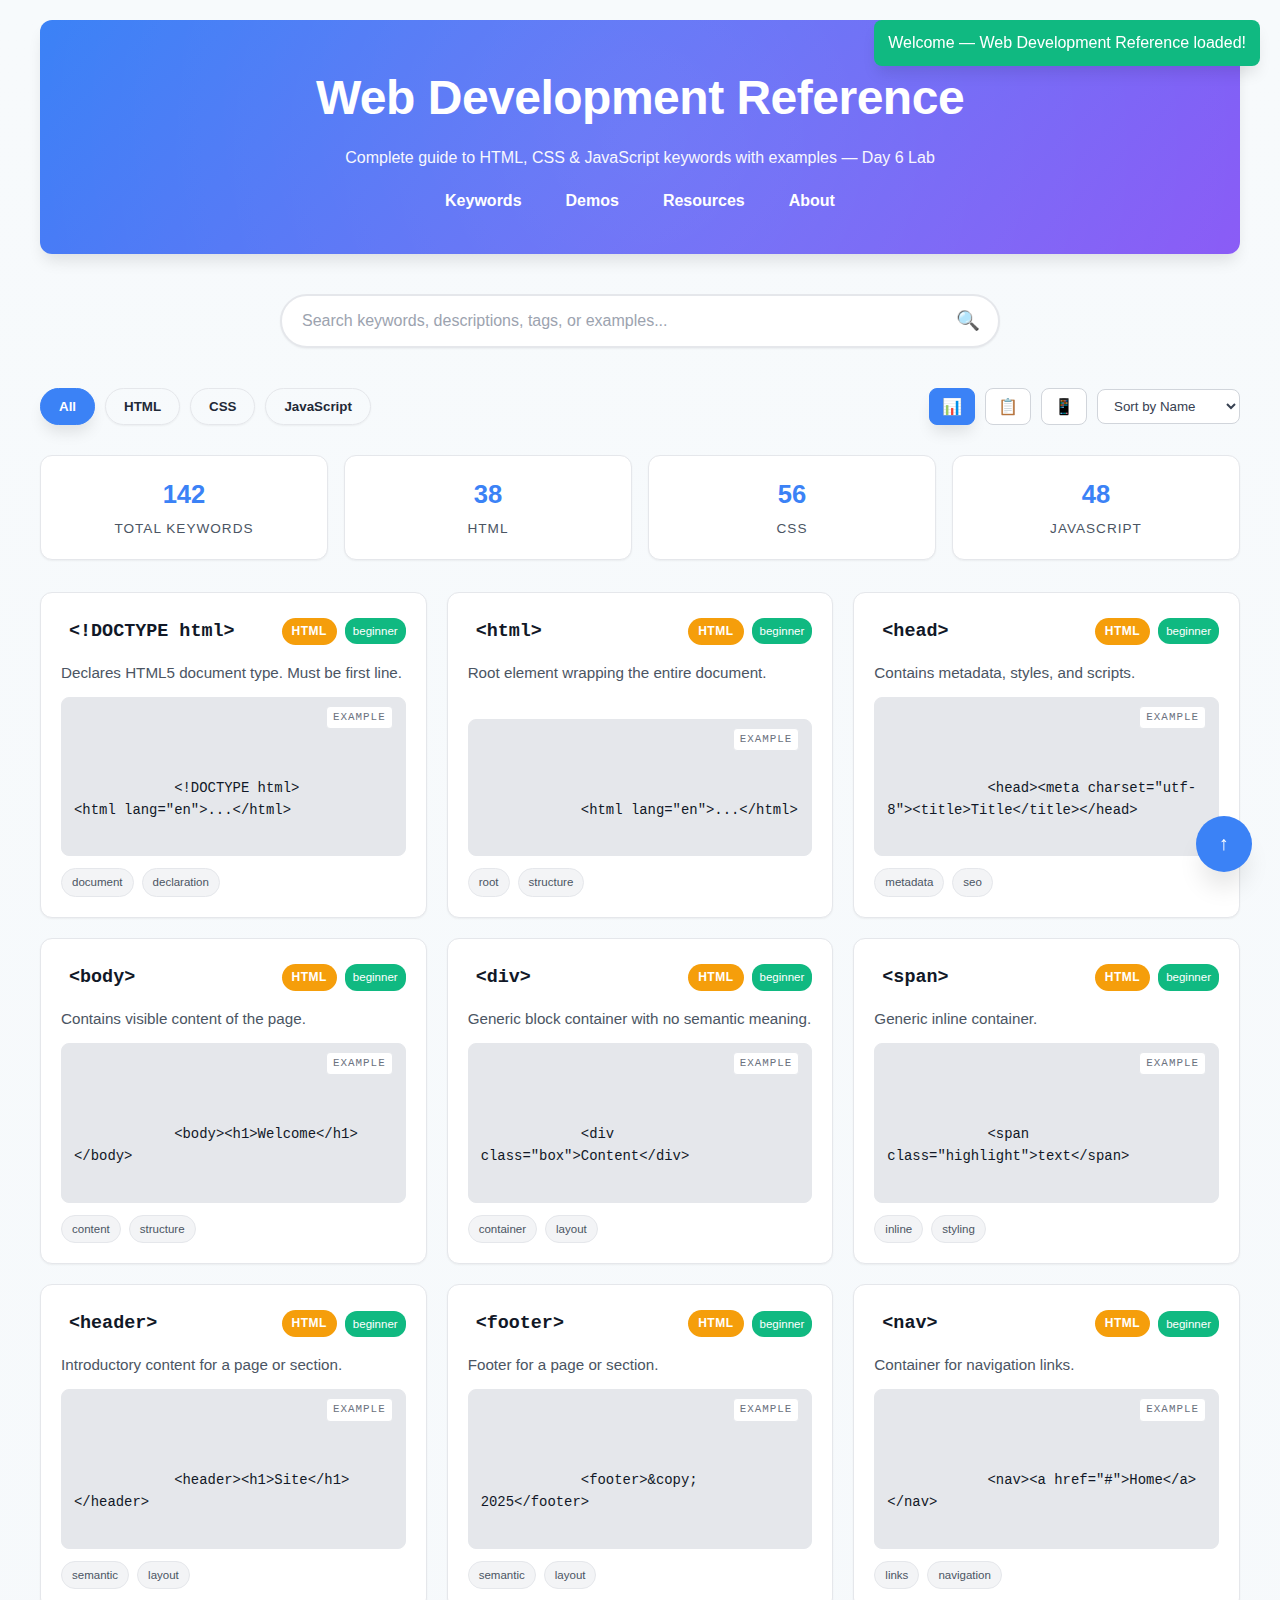
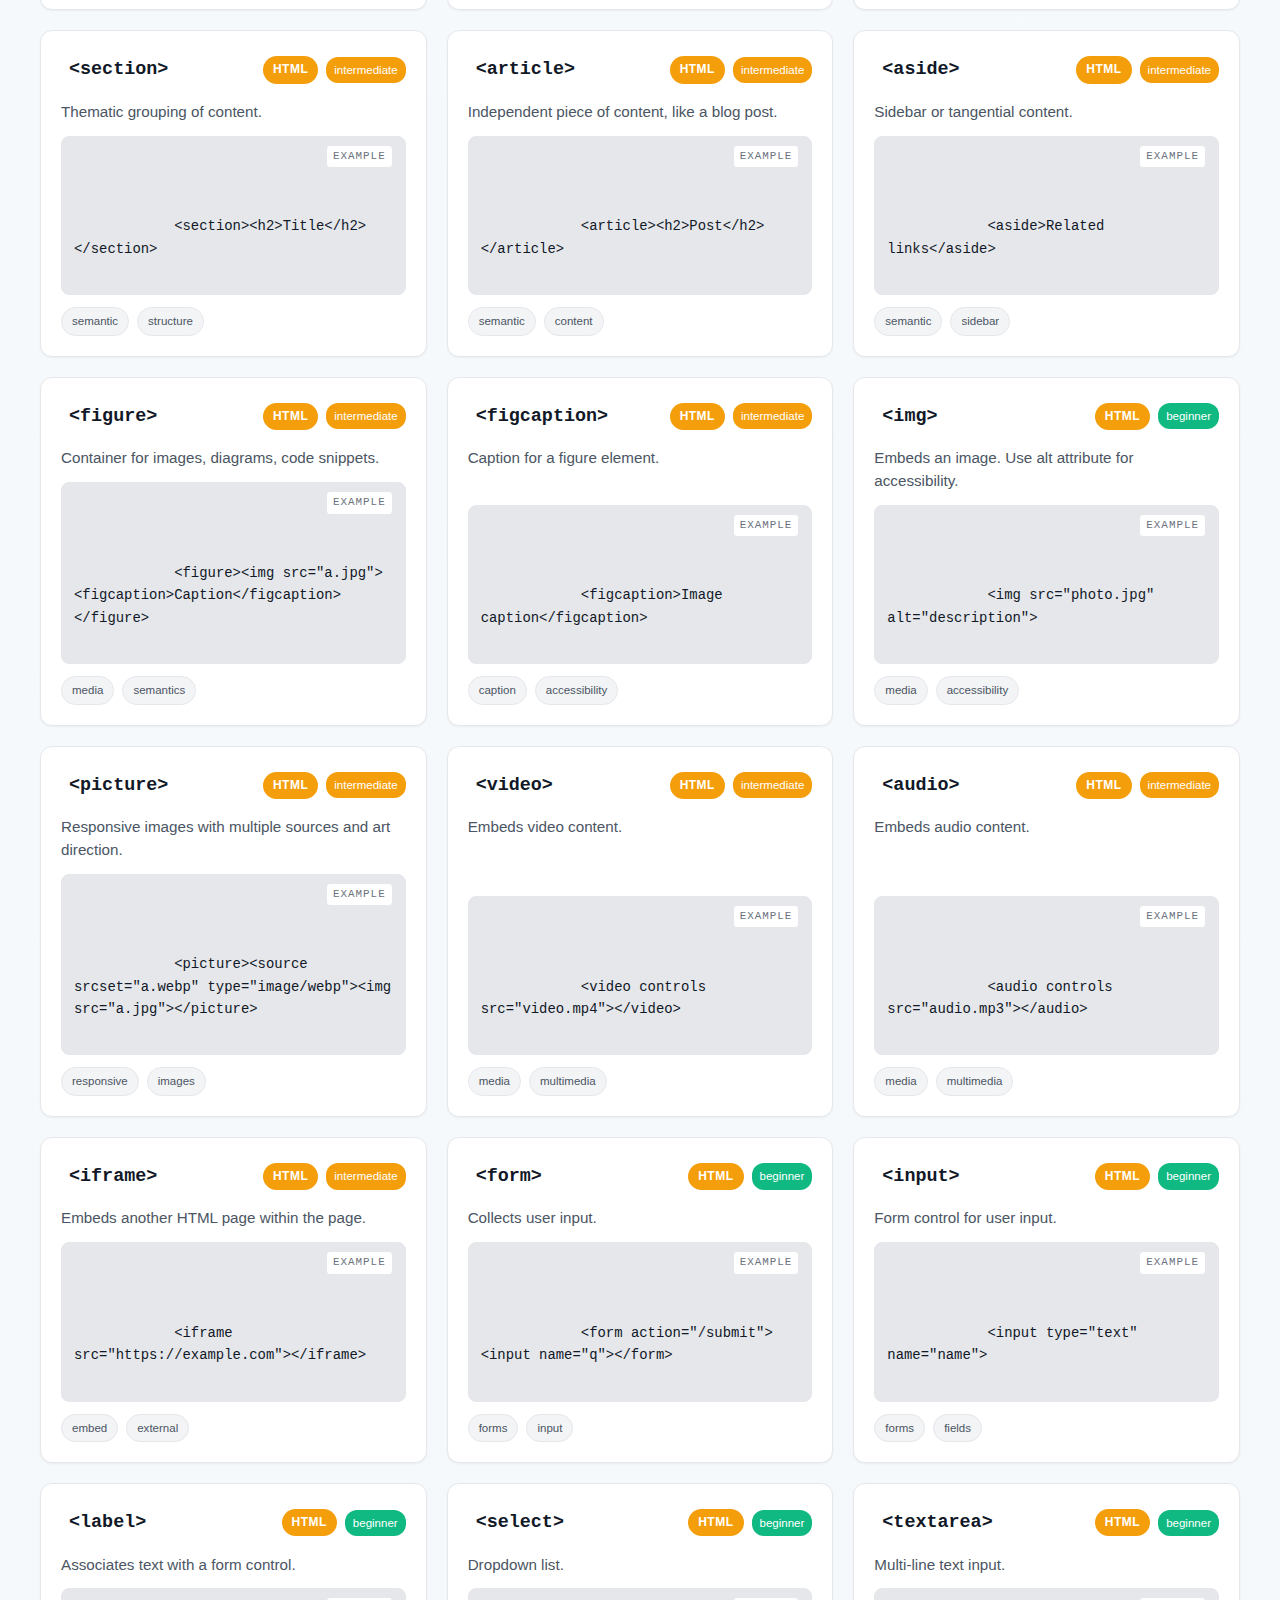
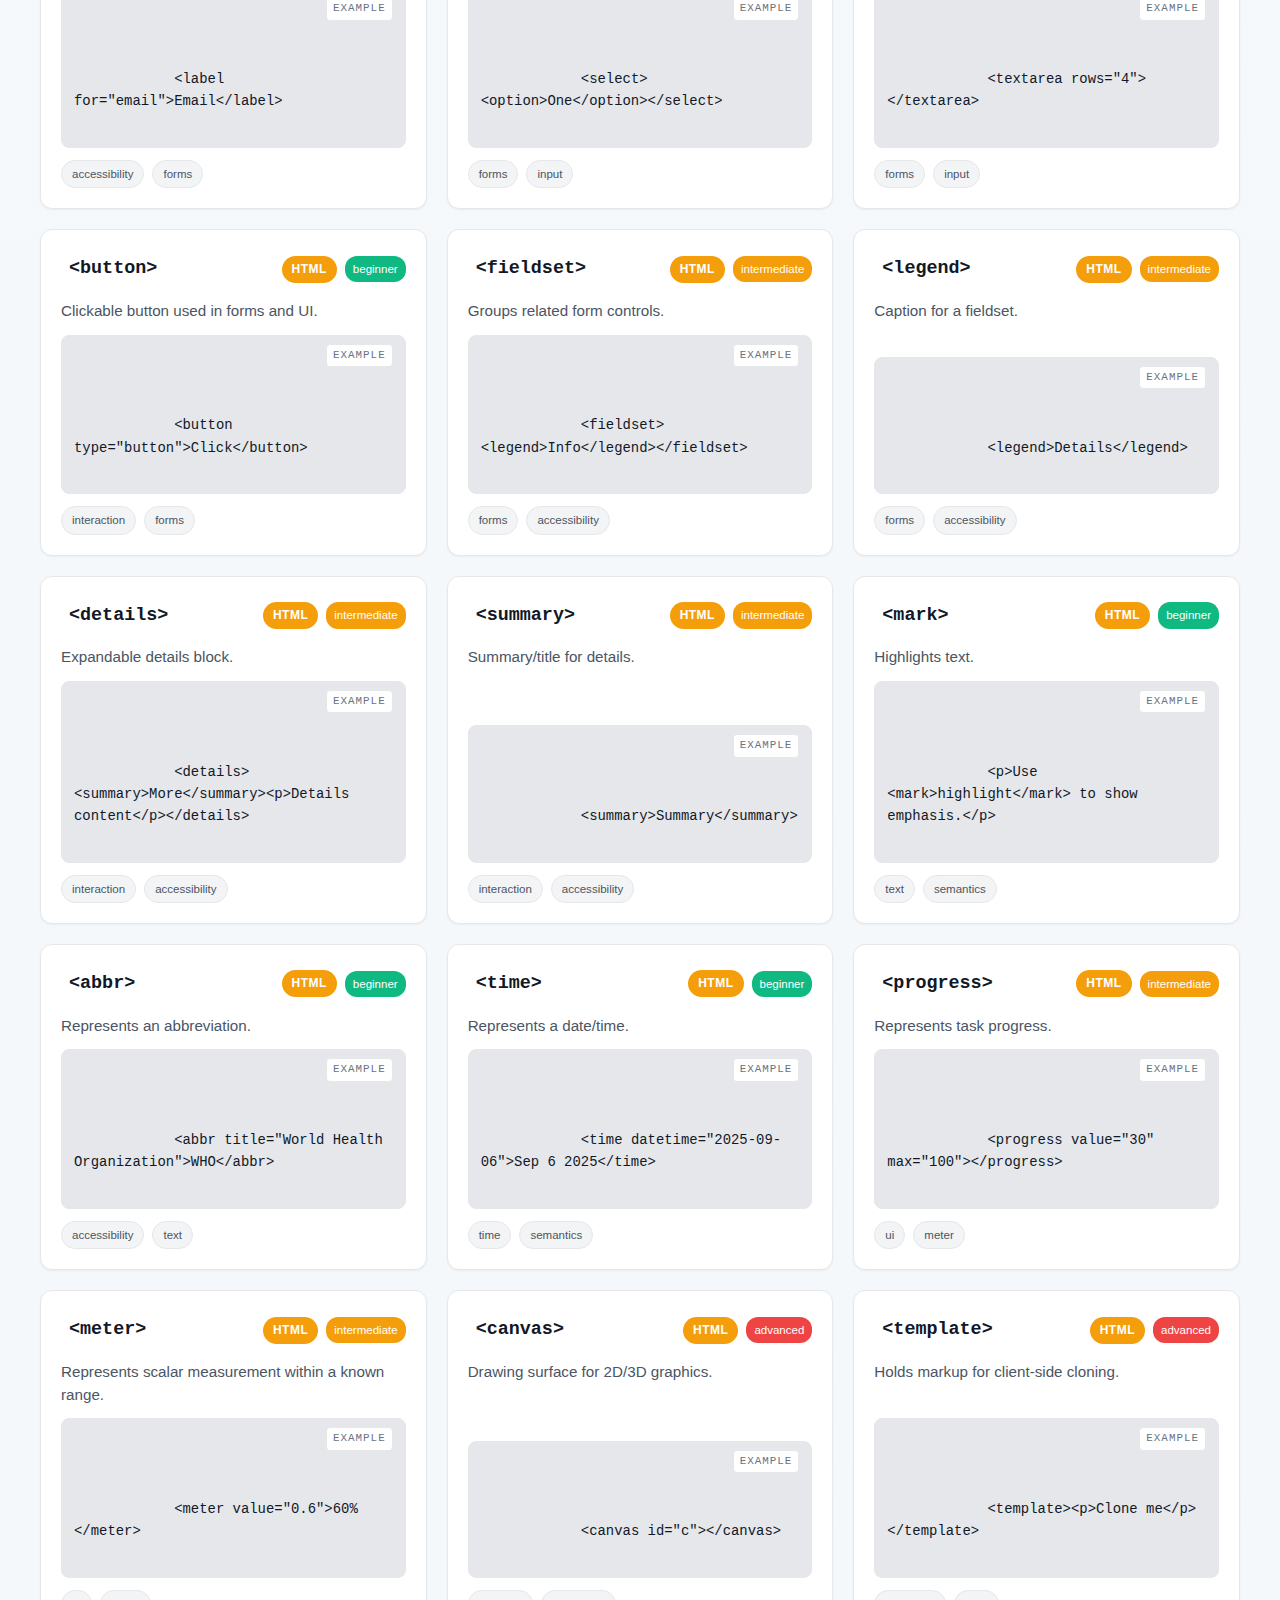
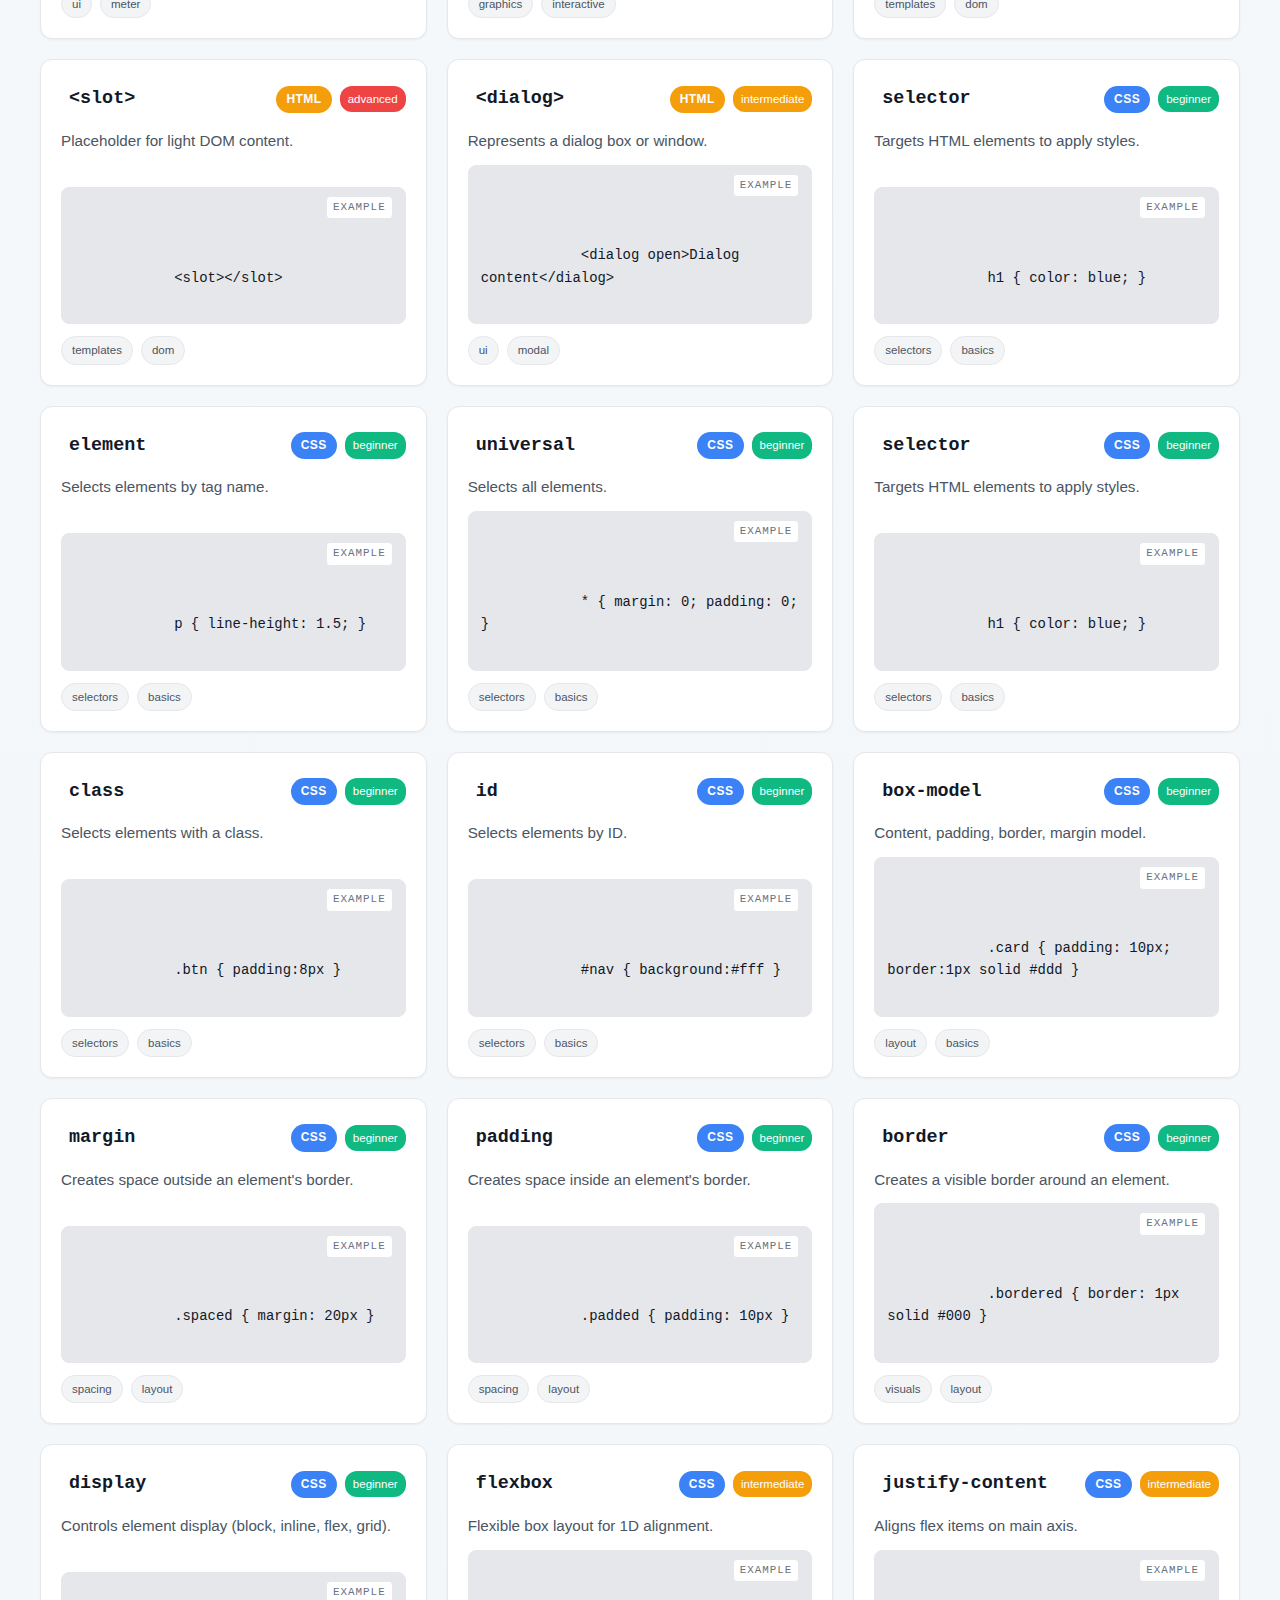
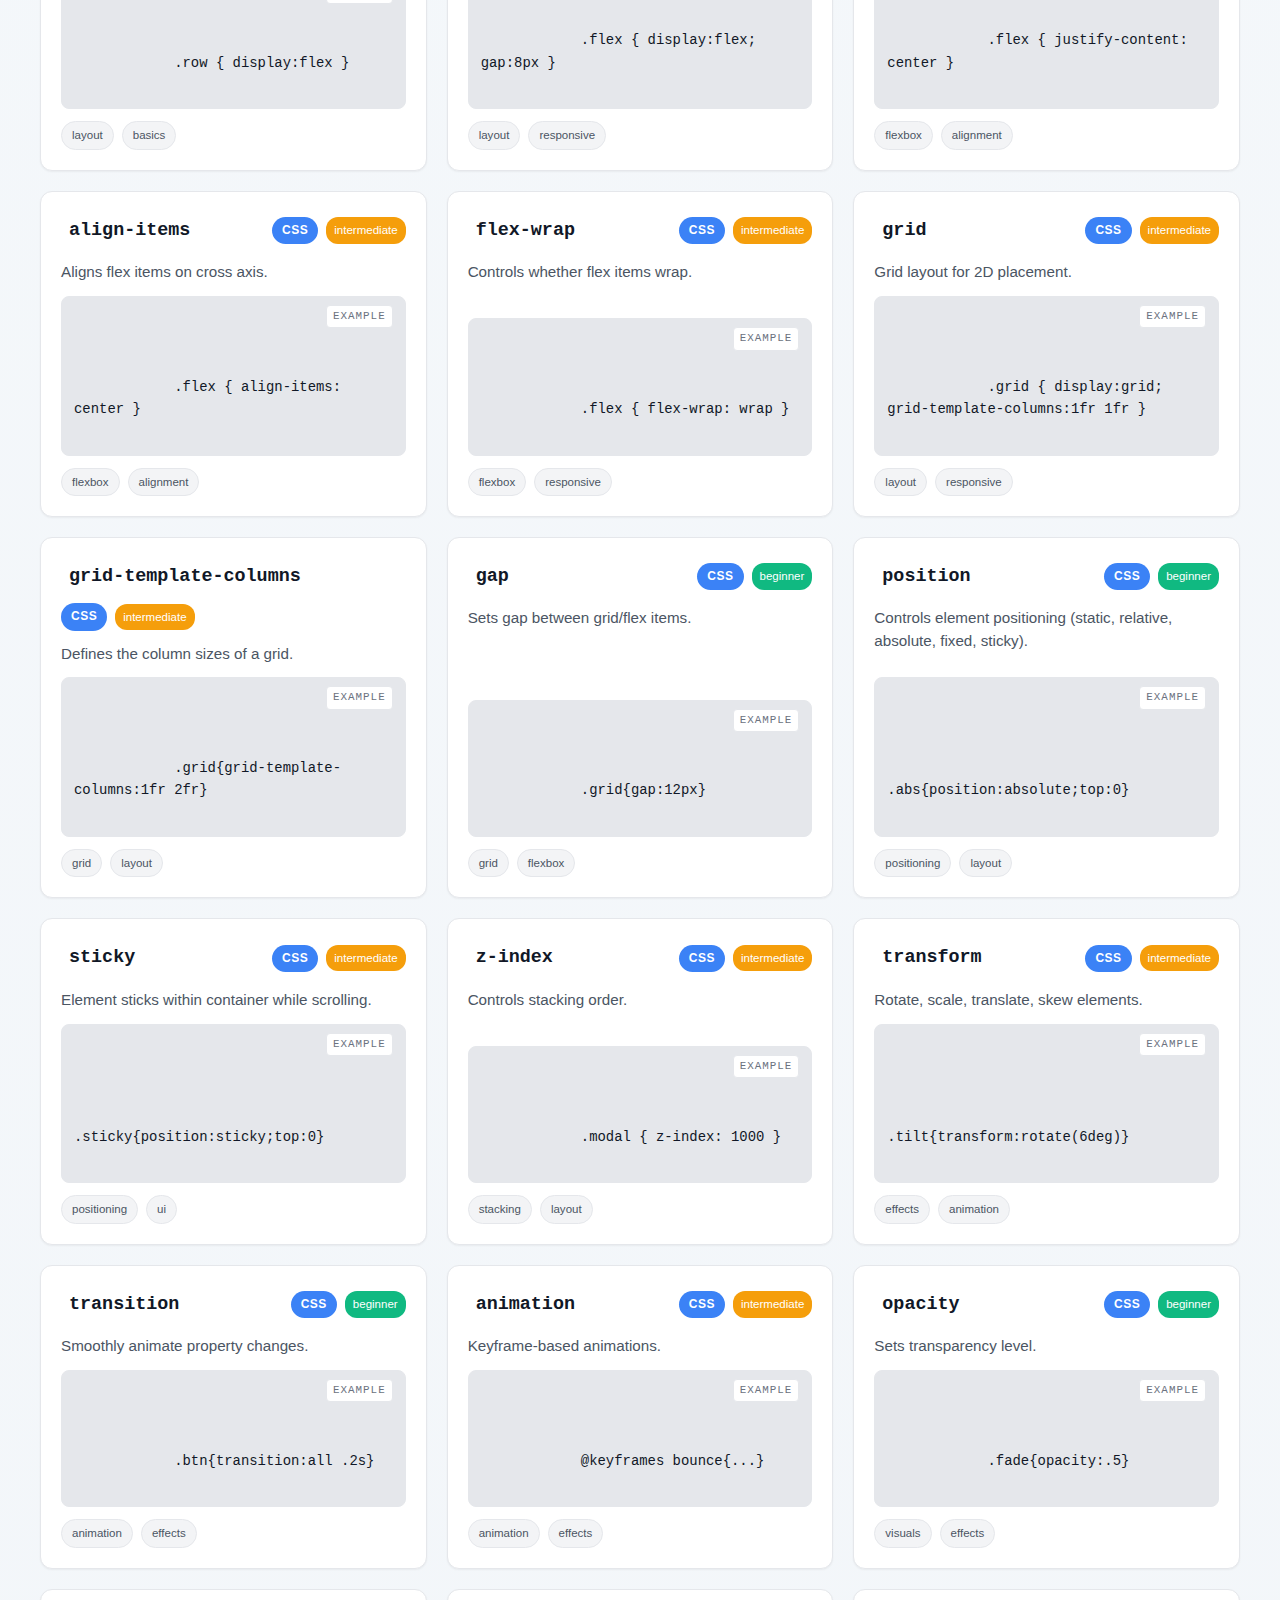
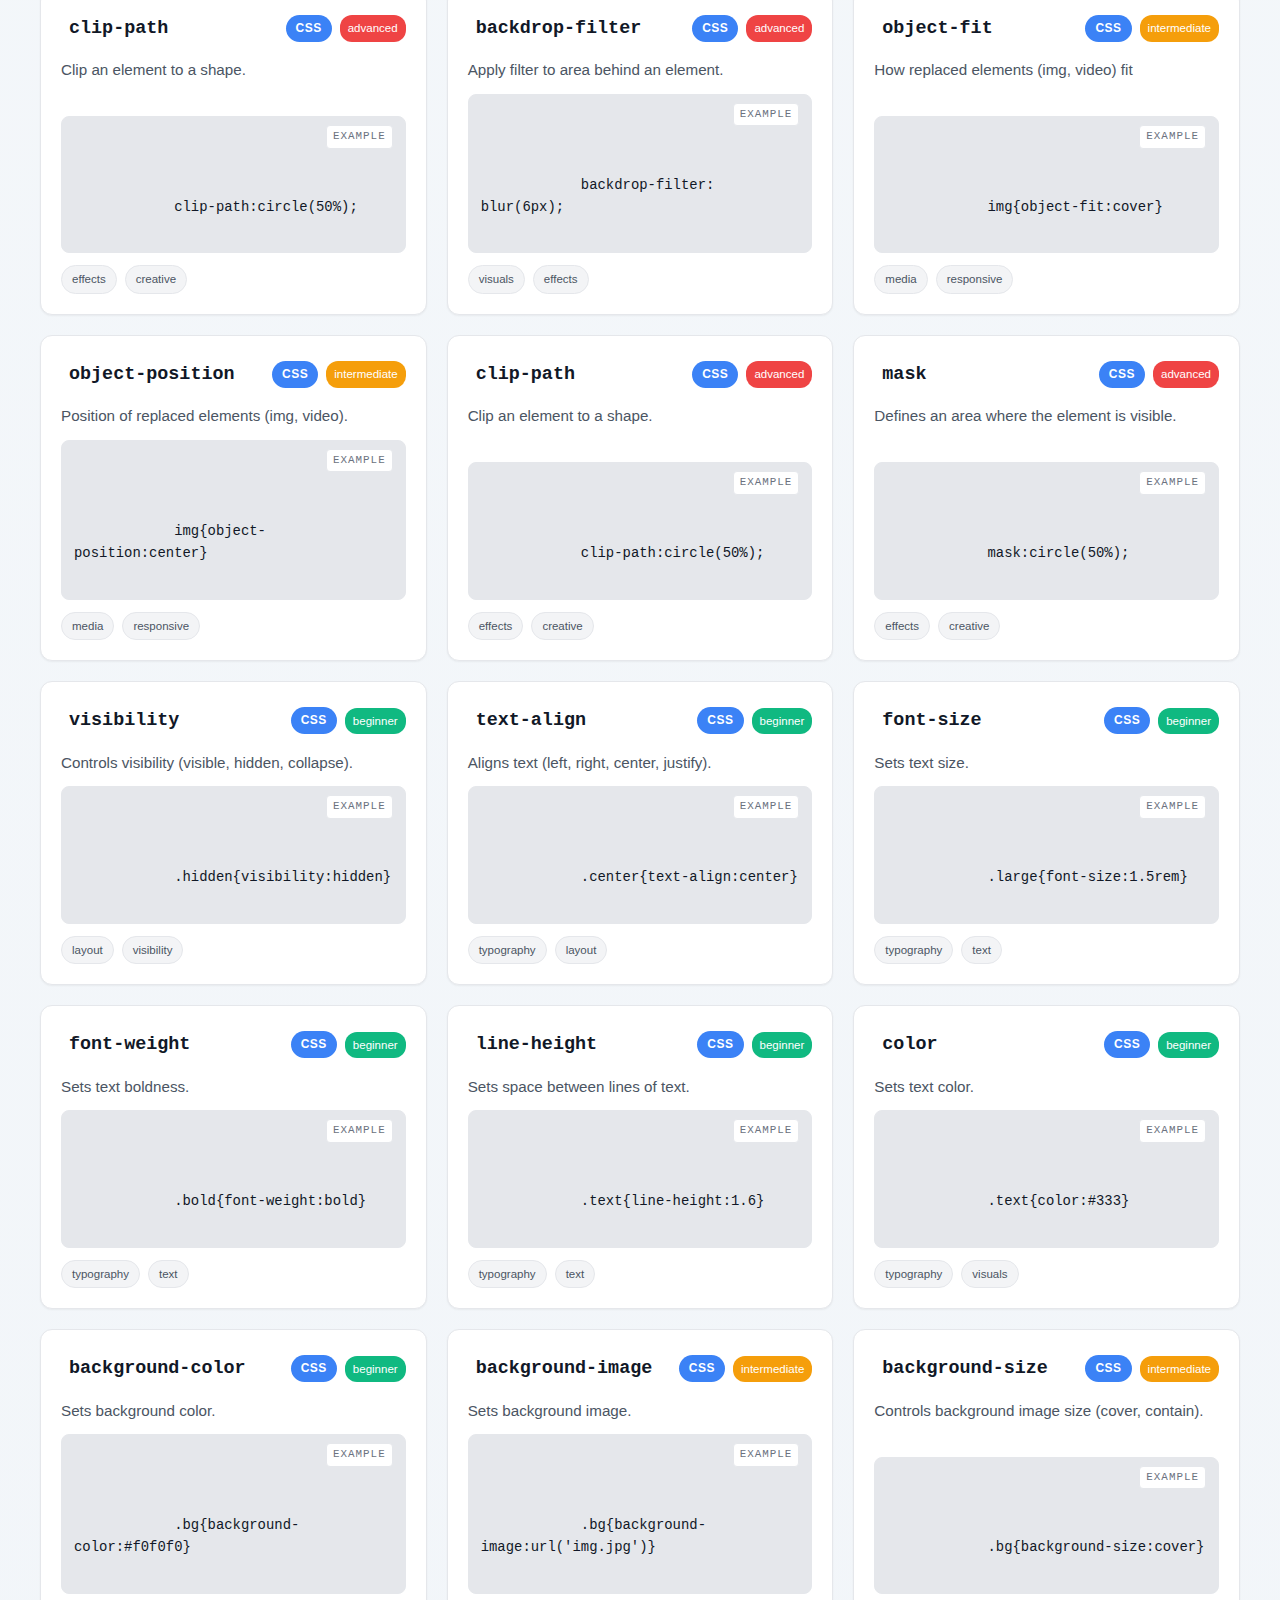
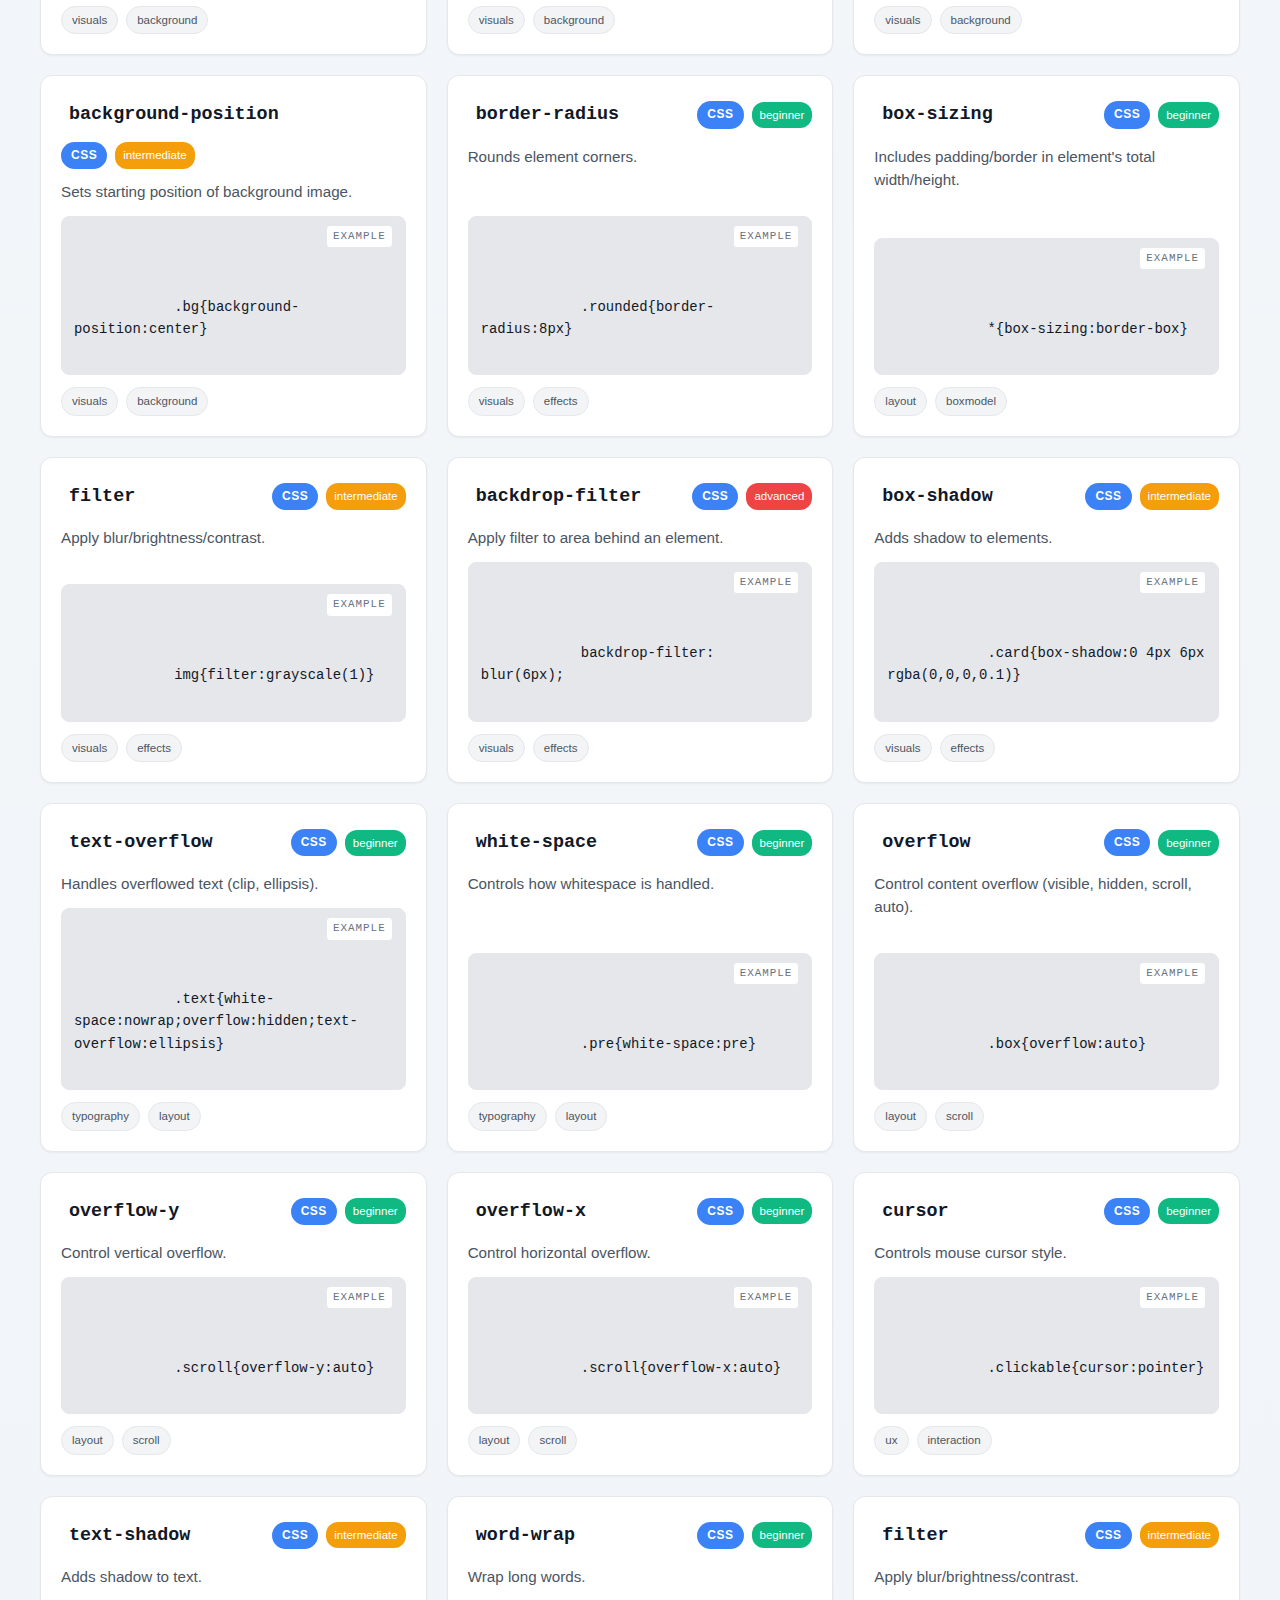
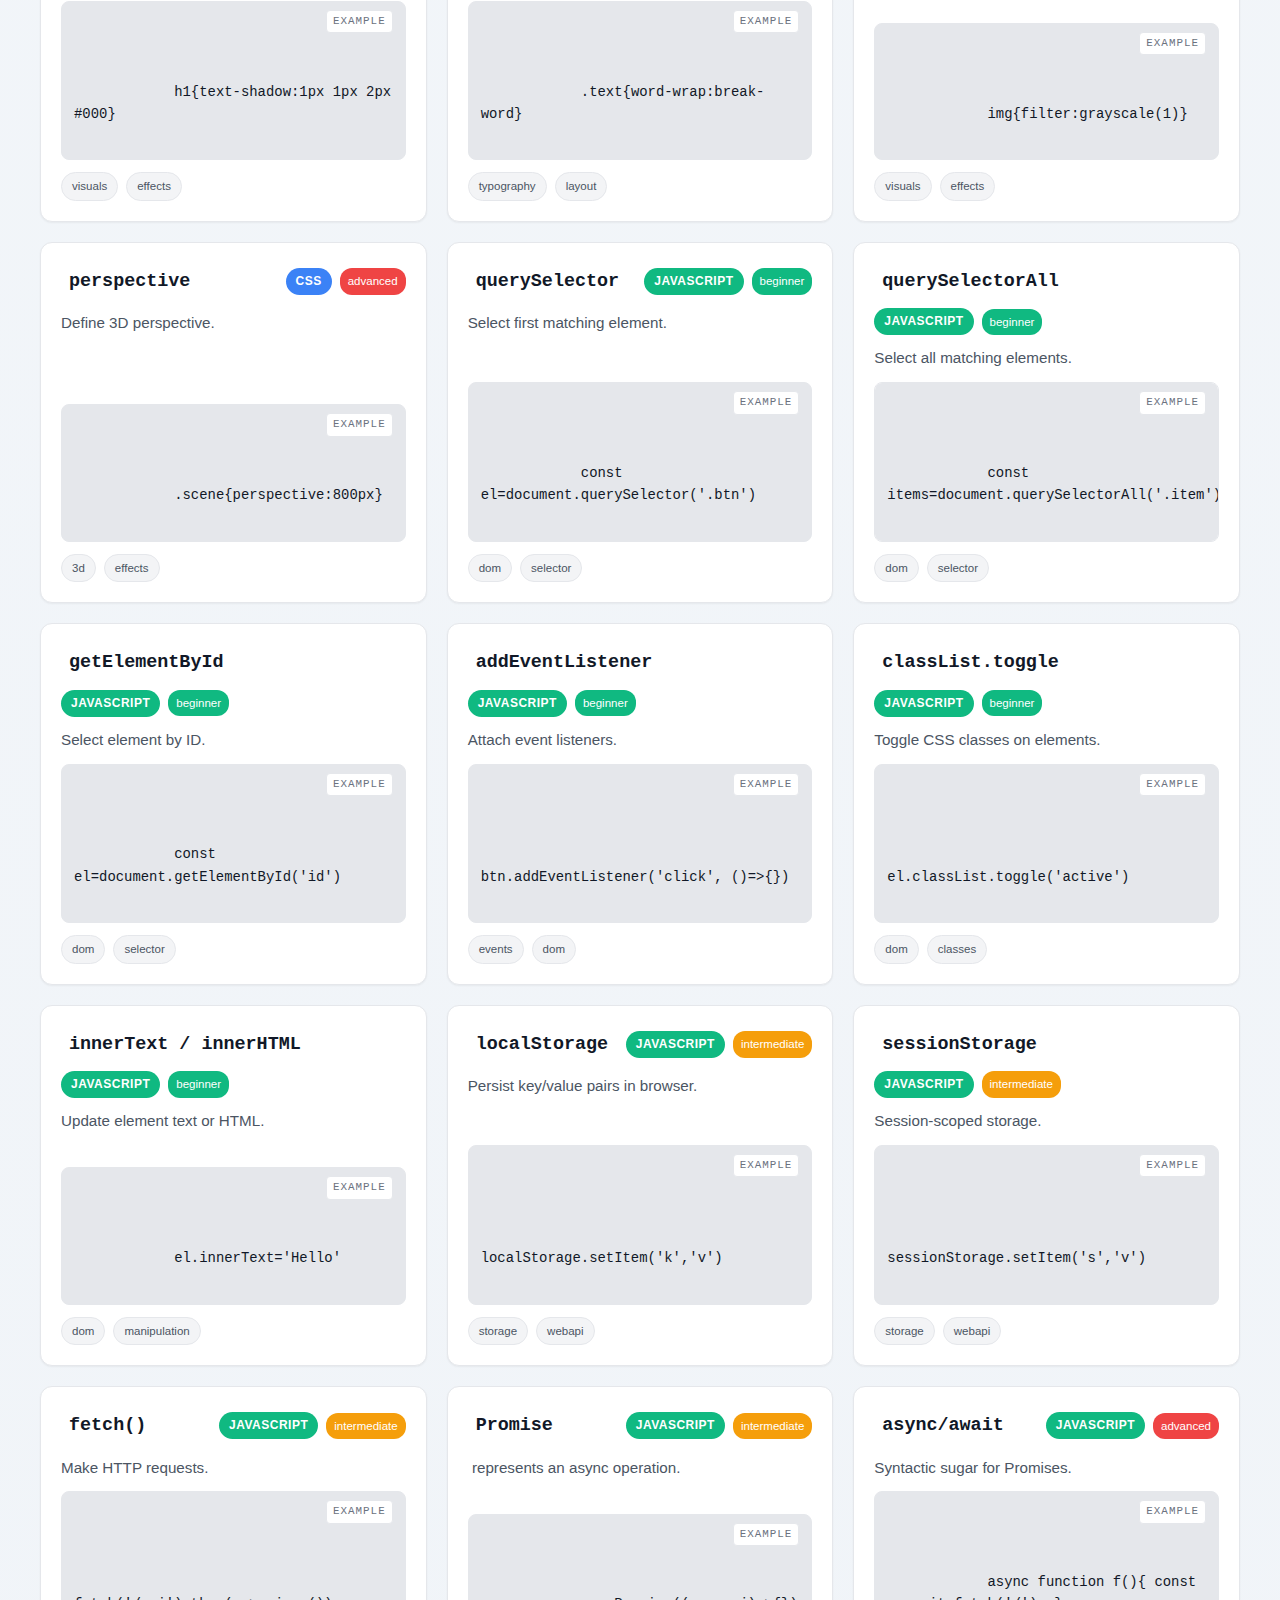
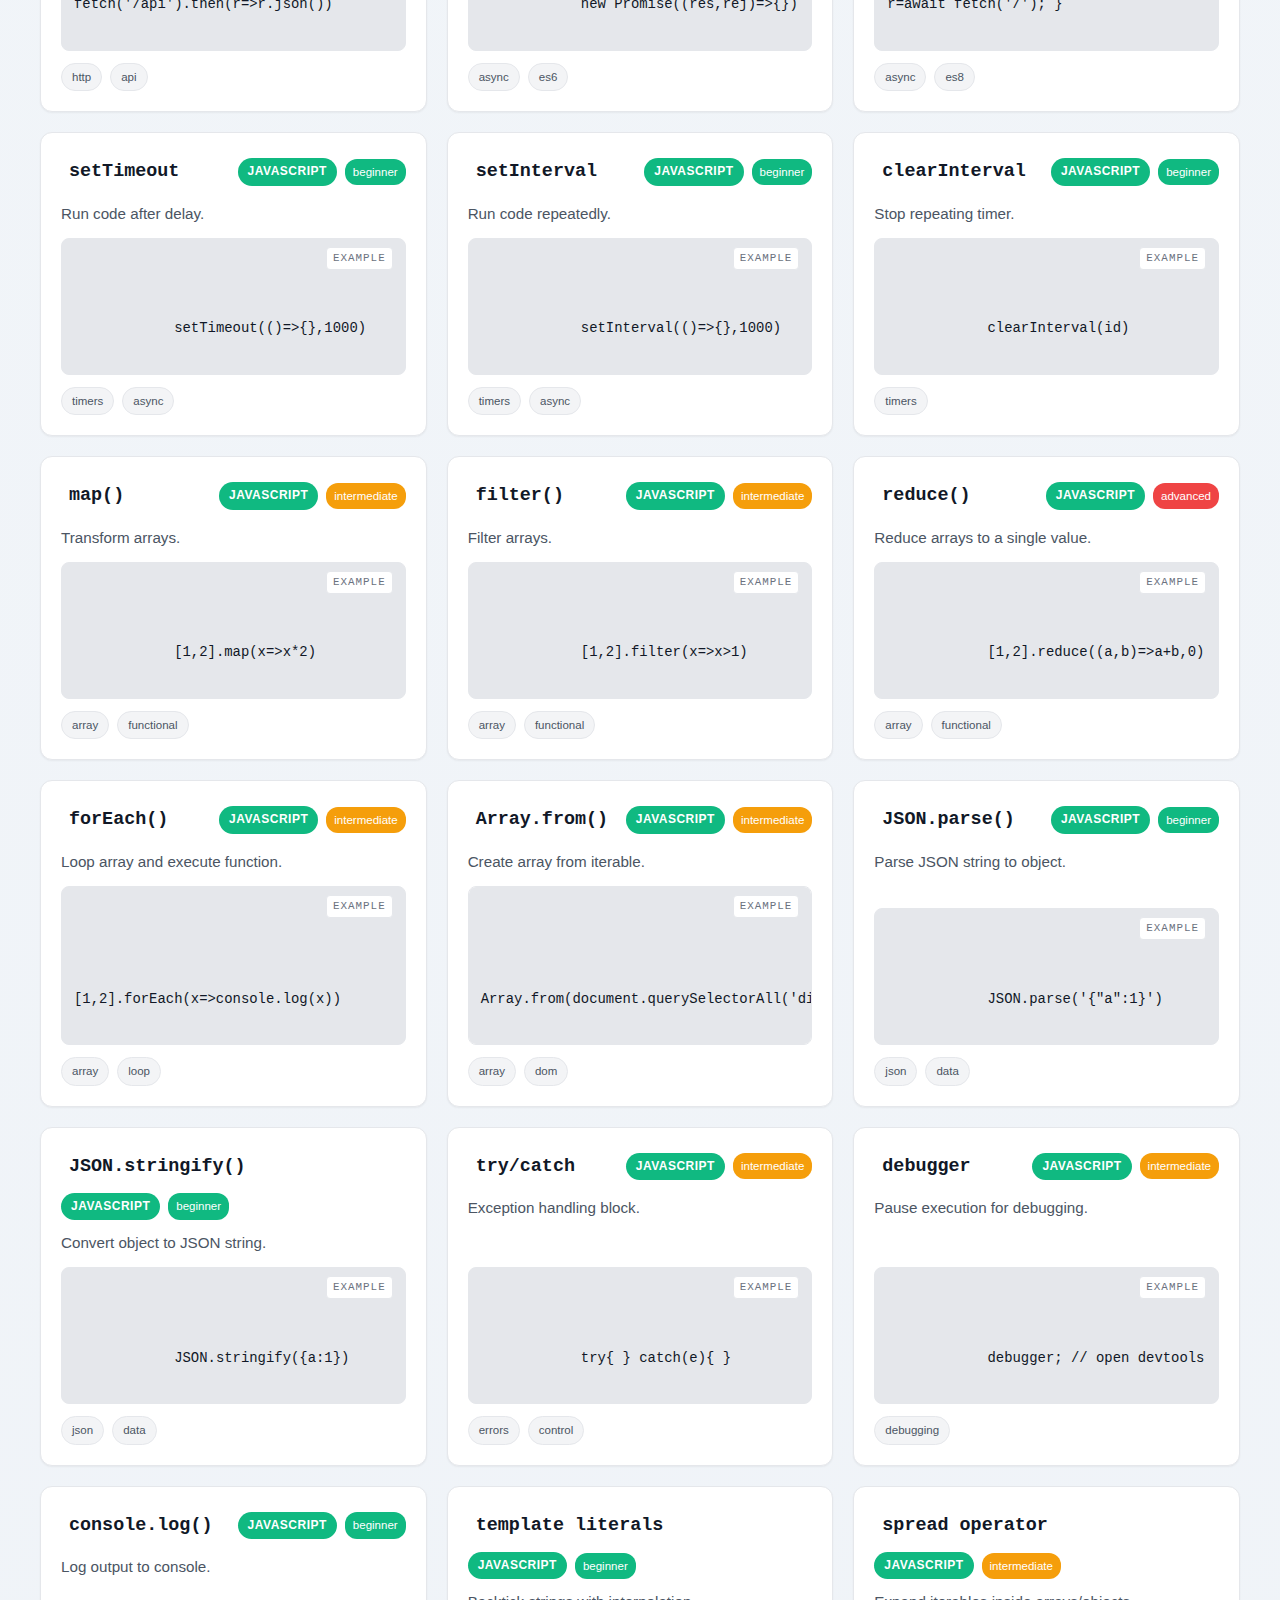
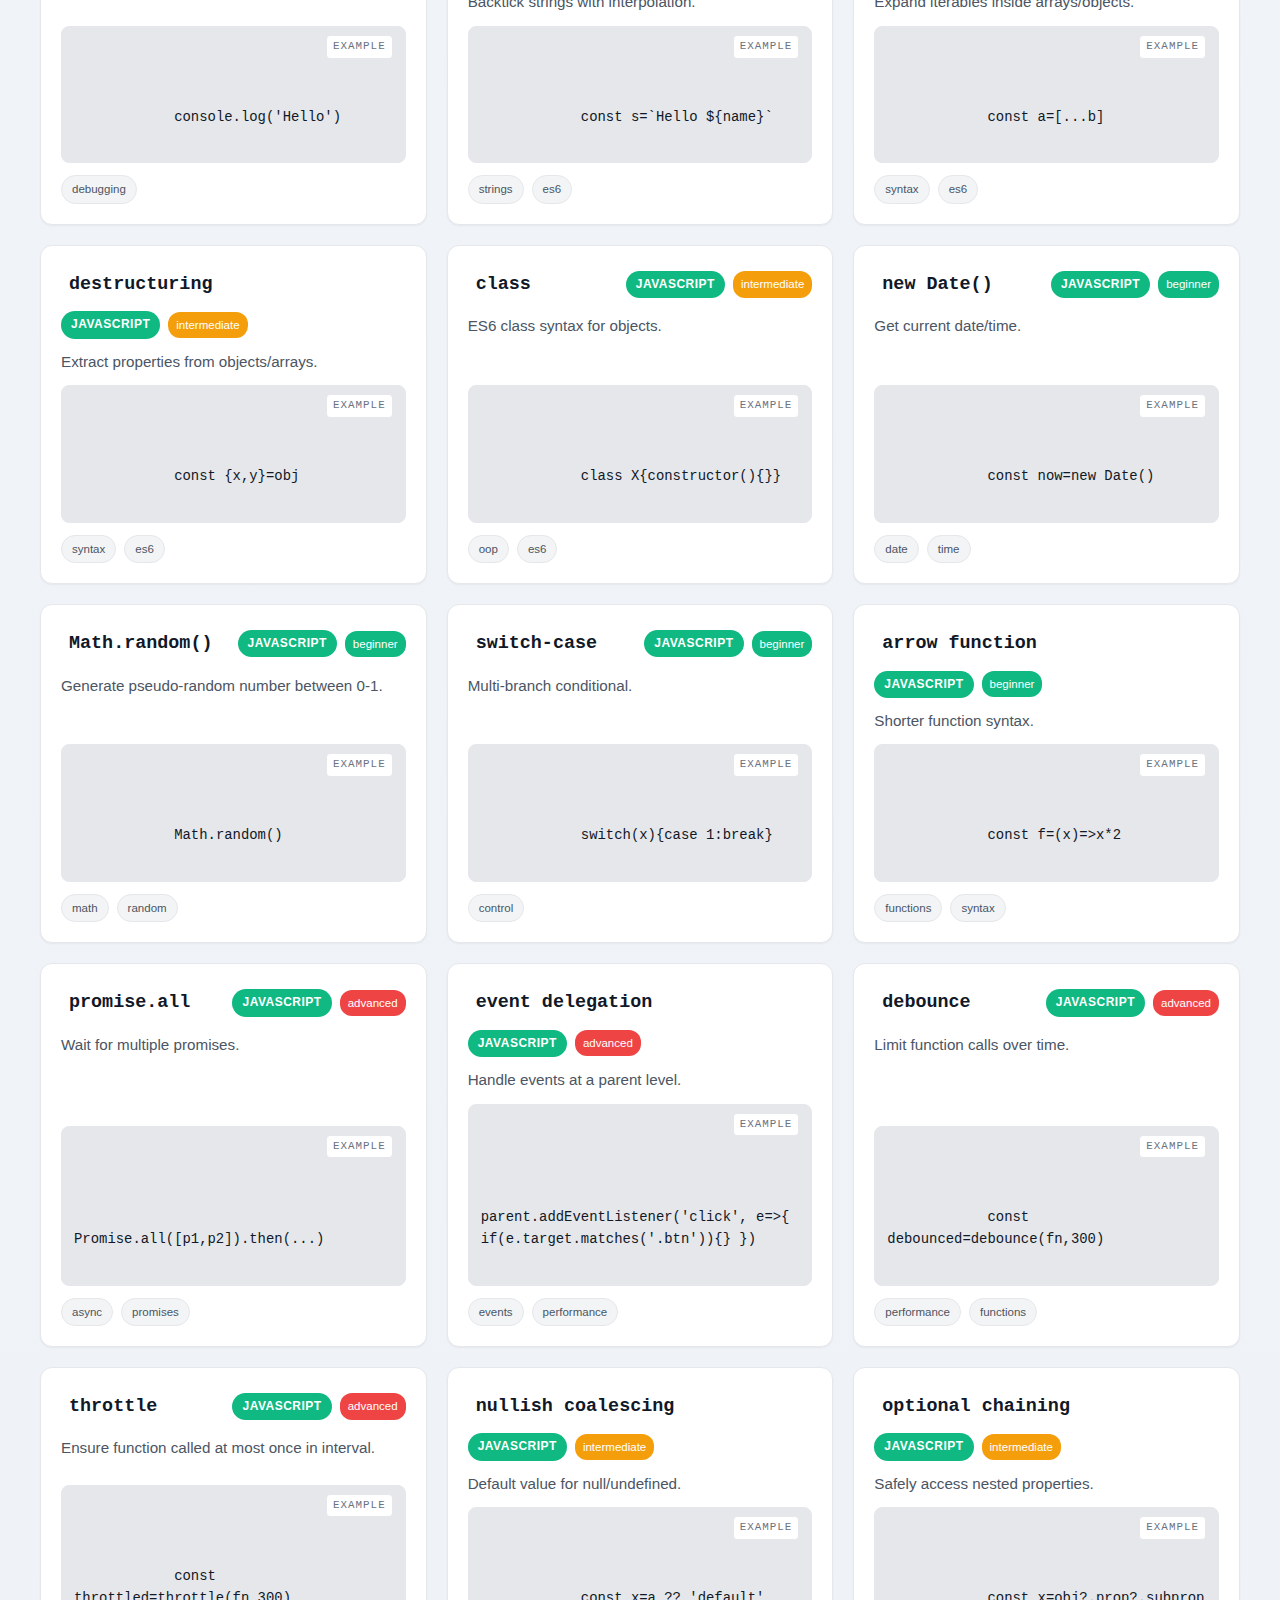
<file: day6/Session4/index.html>
<!-- The background color is changed to a gentle off-white shade (#f7f9fc) for a pleasant reading experience.

Added Keywords:

HTML (15+): html5 semantic elements (article, aside, details, summary, etc.), common forms elements (input types, label), media tags (video, audio), etc.

CSS (15+): common properties like box-shadow, opacity, z-index, flex-wrap, grid-gap, position types, overflow, cursor, transition, etc.

JavaScript (15+): let/const/var, for/while/if/switch, functions, array and object methods, async/await, Promise, event handling (addEventListener), etc.-->
<!DOCTYPE html>
<html lang="en">
<head>
  <meta charset="UTF-8" />
  <meta name="viewport" content="width=device-width, initial-scale=1" />
  <title>Web Development Reference</title>
  <style>
    /* Root colors and variables */
    :root {
      --primary-color: #3b82f6;
      --secondary-color: #8b5cf6;
      --accent-color: #06d6a0;
      --danger-color: #ef4444;
      --warning-color: #f59e0b;
      --success-color: #10b981;
      --white: #ffffff;
      --gray-50: #f9fafb;
      --gray-100: #f3f4f6;
      --gray-200: #e5e7eb;
      --gray-300: #d1d5db;
      --gray-400: #9ca3af;
      --gray-500: #6b7280;
      --gray-600: #4b5563;
      --gray-700: #374151;
      --gray-800: #1f2937;
      --gray-900: #111827;
      --border-radius: 12px;
      --shadow-sm: 0 1px 2px 0 rgba(0, 0, 0, 0.05);
      --shadow: 0 4px 6px -1px rgba(0, 0, 0, 0.1);
      --shadow-lg: 0 10px 15px -3px rgba(0, 0, 0, 0.1);
      --shadow-xl: 0 20px 25px -5px rgba(0, 0, 0, 0.1);
      --transition: all 0.3s cubic-bezier(0.4, 0, 0.2, 1);
      --max-width: 1200px;
    }

    /* Reset */
    * {
      margin: 0;
      padding: 0;
      box-sizing: border-box;
    }

    /* Body styling */
    body {
      font-family: -apple-system, BlinkMacSystemFont, 'Segoe UI', Roboto, sans-serif;
      background: linear-gradient(180deg,#f7fafc 0%, #eef2f7 100%);
      color: var(--gray-900);
      line-height: 1.6;
      min-height: 100vh;
      padding: 20px;
      display: flex;
      justify-content: center;
    }

    .container {
      max-width: var(--max-width);
      width: 100%;
    }

    /* Header Section */
    header {
      text-align: center;
      margin-bottom: 40px;
      background: linear-gradient(135deg, var(--primary-color), var(--secondary-color));
      color: white;
      padding: 40px 20px;
      border-radius: var(--border-radius);
      position: relative;
      overflow: hidden;
      box-shadow: var(--shadow-lg);
    }

    header::before {
      content: '';
      position: absolute;
      top: -50%;
      left: -50%;
      width: 200%;
      height: 200%;
      background: radial-gradient(circle, rgba(255, 255, 255, 0.08) 0%, transparent 50%);
      animation: rotate 20s linear infinite;
      z-index: 0;
    }

    @keyframes rotate {
      0% { transform: rotate(0deg); }
      100% { transform: rotate(360deg); }
    }

    header h1 {
      font-size: clamp(2rem, 4vw, 3rem);
      font-weight: 800;
      margin-bottom: 8px;
      position: relative;
      z-index: 1;
      letter-spacing: -0.5px;
    }

    header .subtitle {
      font-size: 1rem;
      opacity: 0.95;
      position: relative;
      z-index: 1;
      margin-bottom: 18px;
    }

    /* Navbar (hamburger) */
    nav.navbar {
      margin-top: 10px;
      display: flex;
      justify-content: center;
      align-items: center;
      position: relative;
      z-index: 2;
    }

    .nav-links {
      list-style: none;
      display: flex;
      gap: 20px;
      align-items: center;
    }

    .nav-links li a {
      color: white;
      text-decoration: none;
      font-weight: 600;
      padding: 8px 12px;
      border-radius: 8px;
      transition: var(--transition);
    }

    .nav-links li a:hover {
      background: rgba(255,255,255,0.06);
      color: #fff;
      transform: translateY(-2px);
    }

    .hamburger {
      display: none;
      background: rgba(0,0,0,0.12);
      border: none;
      color: white;
      padding: 8px 10px;
      border-radius: 8px;
      cursor: pointer;
      font-size: 20px;
    }

    /* Search Container */
    .search-container {
      position: relative;
      max-width: 720px;
      margin: 20px auto 40px;
    }

    #searchInput {
      width: 100%;
      padding: 16px 60px 16px 20px;
      border: 2px solid var(--gray-200);
      border-radius: 999px;
      background: var(--white);
      color: var(--gray-900);
      font-size: 1rem;
      box-shadow: var(--shadow-sm);
      transition: var(--transition);
      outline-offset: 2px;
    }

    #searchInput:focus {
      outline: none;
      border-color: var(--primary-color);
      box-shadow: 0 0 0 6px rgba(59, 130, 246, 0.08);
    }

    #searchInput::placeholder {
      color: var(--gray-400);
    }

    .search-icon {
      position: absolute;
      right: 20px;
      top: 50%;
      transform: translateY(-50%);
      color: var(--gray-400);
      font-size: 1.2rem;
      pointer-events: none;
    }

    /* Controls Section */
    .controls-section {
      display: flex;
      justify-content: space-between;
      align-items: center;
      margin-bottom: 30px;
      flex-wrap: wrap;
      gap: 16px;
    }

    .filter-tabs {
      display: flex;
      gap: 10px;
      flex-wrap: wrap;
    }

    .filter-tab {
      padding: 10px 18px;
      border: 1px solid var(--gray-200);
      border-radius: 999px;
      background: transparent;
      color: var(--gray-800);
      cursor: pointer;
      transition: var(--transition);
      font-weight: 600;
      box-shadow: var(--shadow-sm);
      user-select: none;
    }

    .filter-tab:hover {
      transform: translateY(-3px);
      box-shadow: var(--shadow-lg);
      border-color: var(--primary-color);
    }

    .filter-tab.active {
      background: var(--primary-color);
      border-color: var(--primary-color);
      color: white;
      box-shadow: var(--shadow-lg);
    }

    .view-controls {
      display: flex;
      gap: 10px;
      align-items: center;
      user-select: none;
    }

    .view-toggle {
      padding: 8px 12px;
      border: 1px solid var(--gray-300);
      background: var(--white);
      cursor: pointer;
      transition: var(--transition);
      border-radius: 8px;
      font-size: 1rem;
    }

    .view-toggle.active {
      background: var(--primary-color);
      color: white;
      border-color: var(--primary-color);
      box-shadow: var(--shadow-lg);
    }

    .sort-select {
      padding: 8px 12px;
      border: 1px solid var(--gray-300);
      border-radius: 8px;
      background: var(--white);
      color: var(--gray-700);
      cursor: pointer;
      user-select: none;
    }

    /* Stats Section */
    .stats {
      display: grid;
      grid-template-columns: repeat(auto-fit, minmax(150px, 1fr));
      gap: 16px;
      margin: 24px 0 32px;
    }

    .stat-item {
      text-align: center;
      padding: 18px;
      background: var(--white);
      border-radius: 12px;
      border: 1px solid var(--gray-200);
      box-shadow: var(--shadow-sm);
      transition: var(--transition);
      user-select: none;
    }

    .stat-item:hover {
      transform: translateY(-4px);
      box-shadow: var(--shadow-lg);
    }

    .stat-number {
      font-size: 1.6rem;
      font-weight: 800;
      color: var(--primary-color);
      display: block;
    }

    .stat-label {
      color: var(--gray-600);
      font-size: 0.85rem;
      text-transform: uppercase;
      letter-spacing: 1px;
      margin-top: 6px;
    }

    /* Keywords Grid and Cards - set to 3 columns wide on large screens */
    .keywords-grid {
      display: grid;
      grid-template-columns: repeat(3, 1fr);
      gap: 20px;
      transition: var(--transition);
      margin-bottom: 40px;
    }

    .keywords-grid.list-view {
      grid-template-columns: 1fr;
    }

    .keywords-grid.compact-view {
      grid-template-columns: repeat(3, 1fr);
      gap: 12px;
    }

    .keyword-card {
      background: var(--white);
      border: 1px solid var(--gray-200);
      border-radius: var(--border-radius);
      padding: 20px;
      transition: var(--transition);
      position: relative;
      overflow: hidden;
      box-shadow: var(--shadow-sm);
      display: flex;
      flex-direction: column;
    }

    .keyword-card:hover {
      transform: translateY(-6px);
      box-shadow: var(--shadow-lg);
      border-color: var(--gray-300);
    }

    .keyword-card::before {
      content: '';
      position: absolute;
      top: 0;
      left: 0;
      right: 0;
      height: 4px;
      background: linear-gradient(90deg, var(--primary-color), var(--secondary-color));
      transform: scaleX(0);
      transition: transform 0.28s ease;
      transform-origin: left center;
      z-index: 1;
    }

    .keyword-card:hover::before {
      transform: scaleX(1);
    }

    /* Header inside cards */
    .keyword-header {
      display: flex;
      align-items: center;
      justify-content: space-between;
      margin-bottom: 12px;
      flex-wrap: wrap;
      gap: 8px;
      z-index: 2;
      position: relative;
    }

    .keyword-name {
      font-size: 1.15rem;
      font-weight: 700;
      color: var(--blue-50);
      font-family: 'SF Mono', Monaco, 'Cascadia Code', 'Roboto Mono', Consolas, 'Courier New', monospace;
      background: var(--blue-50);
      padding: 4px 8px;
      border-radius: 6px;
      border: 1px solid var(--blue-500);
      user-select: text;
    }

    .keyword-meta {
      display: flex;
      gap: 8px;
      align-items: center;
      font-size: 0.85rem;
    }

    .keyword-type {
      padding: 4px 10px;
      border-radius: 16px;
      font-weight: 600;
      text-transform: uppercase;
      letter-spacing: 0.5px;
      user-select: none;
      font-size: 0.75rem;
    }

    .html { background: var(--warning-color); color: white; }
    .css { background: var(--primary-color); color: white; }
    .javascript { background: var(--success-color); color: white; }

    .difficulty-badge {
      padding: 4px 8px;
      border-radius: 12px;
      font-size: 0.72rem;
      font-weight: 500;
      user-select: none;
    }

    .difficulty-beginner { background: var(--success-color); color: white; }
    .difficulty-intermediate { background: var(--warning-color); color: white; }
    .difficulty-advanced { background: var(--danger-color); color: white; }

    /* Description inside cards */
    .keyword-description {
      color: var(--gray-600);
      line-height: 1.5;
      margin-bottom: 12px;
      user-select: text;
      white-space: pre-wrap;
      font-size: 0.95rem;
    }

    /* Example code box */
    .keyword-example {
      background: var(--gray-200);
      border: 1px solid var(--gray-200);
      border-radius: 8px;
      padding: 12px;
      margin-top: auto;
      position: relative;
      overflow-x: auto;
      font-family: 'SF Mono', Monaco, 'Cascadia Code', 'Roboto Mono', Consolas, 'Courier New', monospace;
      font-size: 0.87rem;
      white-space: pre-wrap;
      user-select: text;
    }

    .example-label {
      position: absolute;
      top: 8px;
      right: 12px;
      font-size: 0.68rem;
      color: var(--gray-500);
      text-transform: uppercase;
      letter-spacing: 1px;
      background: var(--white);
      padding: 2px 6px;
      border-radius: 4px;
      border: 1px solid var(--gray-200);
      user-select: none;
      pointer-events: none;
    }

    /* Copy button */
    .copy-button {
      position: absolute;
      top: 8px;
      left: 12px;
      background: var(--primary-color);
      color: white;
      border: none;
      padding: 6px 8px;
      border-radius: 6px;
      font-size: 0.78rem;
      cursor: pointer;
      opacity: 0;
      transition: var(--transition);
      user-select: none;
      z-index: 2;
    }

    .keyword-example:hover .copy-button {
      opacity: 1;
    }

    .copy-button:hover {
      background: var(--secondary-color);
    }

    /* Tags below example */
    .keyword-tags {
      display: flex;
      gap: 8px;
      margin-top: 12px;
      flex-wrap: wrap;
      user-select: none;
    }

    .tag {
      padding: 4px 10px;
      background: var(--gray-100);
      color: var(--gray-600);
      font-size: 0.72rem;
      border-radius: 999px;
      border: 1px solid var(--gray-200);
    }

    /* No results message */
    .no-results {
      text-align: center;
      padding: 60px 20px;
      color: var(--gray-500);
      background: var(--gray-50);
      border-radius: var(--border-radius);
      border: 2px dashed var(--gray-300);
      user-select: none;
    }

    .no-results-icon {
      font-size: 3.6rem;
      margin-bottom: 12px;
      opacity: 0.6;
    }

    /* Floating action button */
    .floating-action-button {
      position: fixed;
      bottom: 28px;
      right: 28px;
      width: 56px;
      height: 56px;
      background: var(--primary-color);
      color: white;
      border: none;
      border-radius: 50%;
      cursor: pointer;
      box-shadow: var(--shadow-xl);
      transition: var(--transition);
      display: flex;
      align-items: center;
      justify-content: center;
      font-size: 1.2rem;
      z-index: 1000;
    }

    .floating-action-button:hover {
      transform: scale(1.06);
      box-shadow: 0 22px 48px -14px rgba(59,130,246,0.45);
    }

    /* Responsive adjustments */
    @media (max-width: 1100px) {
      .keywords-grid { grid-template-columns: repeat(2, 1fr); }
      .keywords-grid.compact-view { grid-template-columns: repeat(2, 1fr); }
    }

    @media (max-width: 768px) {
      .keywords-grid { grid-template-columns: 1fr !important; gap: 16px !important; }
      .controls-section { flex-direction: column; align-items: stretch; }
      .filter-tabs { justify-content: center; gap: 8px; }
      .filter-tab { padding: 10px 14px; font-size: 0.95rem; }
      .hamburger { display: block; }
      .keywords-grid.compact-view { grid-template-columns: 1fr !important; }
    }

    @media (max-width: 480px) {
      header h1 { font-size: 1.6rem; }
      header .subtitle { font-size: 0.9rem; }
      .keyword-card { padding: 16px; }
      .keyword-name { font-size: 1.05rem; }
      .copy-button { top: 6px; left: 8px; padding: 5px 6px; font-size: 0.7rem; }
      .floating-action-button { bottom: 16px; right: 16px; width: 48px; height: 48px; font-size: 1rem; }
    }

    /* Scrollbar styling */
    ::-webkit-scrollbar { width: 10px; height: 10px; }
    ::-webkit-scrollbar-track { background: var(--gray-100); border-radius: 6px; }
    ::-webkit-scrollbar-thumb { background: linear-gradient(135deg,var(--primary-color),var(--secondary-color)); border-radius: 6px; }
    ::-webkit-scrollbar-thumb:hover { background: linear-gradient(135deg,var(--secondary-color),var(--accent-color)); }

    /* Fade in animation */
    .fade-in { animation: fadeIn 0.6s ease-out both; }
    @keyframes fadeIn {
      from { opacity: 0; transform: translateY(18px); }
      to { opacity: 1; transform: translateY(0); }
    }

    /* Toast */
    .toast-container { position: fixed; top: 20px; right: 20px; z-index: 2000; }
    .toast { background: var(--success-color); color: white; padding: 10px 14px; border-radius: 8px; margin-bottom: 8px; box-shadow: var(--shadow-lg); transform: translateX(120%); transition: transform 0.32s ease; }
    .toast.show { transform: translateX(0); }
    .toast.error { background: var(--danger-color); }

    /* Demo area styling for live demos */
    .demos { margin-top: 40px; display: grid; gap: 20px; grid-template-columns: repeat(auto-fit, minmax(300px, 1fr)); }
    .demo-card { background: var(--white); border-radius: 12px; padding: 16px; box-shadow: var(--shadow-sm); border: 1px solid var(--gray-200); }
    .demo-card h4 { margin-bottom: 8px; color: var(--primary-color); }
    .demo-video, .demo-canvas { width: 100%; border-radius: 8px; display: block; }
    .demo-controls { display:flex; gap:8px; margin-top:10px; flex-wrap:wrap; }
    .btn { padding:8px 12px; border-radius:8px; border:none; cursor:pointer; background:var(--primary-color); color:white; }
    .btn.secondary { background:var(--secondary-color); }

  </style>
</head>
<body>
  <div class="container">
    <header>
      <h1>Web Development Reference</h1>
      <p class="subtitle">Complete guide to HTML, CSS & JavaScript keywords with examples — Day 6 Lab</p>

      <nav class="navbar" aria-label="Main navigation">
        <button class="hamburger" id="hamburger" aria-label="Toggle navigation">☰</button>
        <ul class="nav-links" id="navLinks" role="menubar">
          <li role="none"><a role="menuitem" href="#keywords">Keywords</a></li>
          <li role="none"><a role="menuitem" href="#demos">Demos</a></li>
          <li role="none"><a role="menuitem" href="#resources">Resources</a></li>
          <li role="none"><a role="menuitem" href="#about">About</a></li>
        </ul>
      </nav>
    </header>

    <div class="search-container" role="search" aria-label="Search keywords">
      <input type="text" id="searchInput" placeholder="Search keywords, descriptions, tags, or examples..." aria-label="Search keywords" />
      <span class="search-icon" aria-hidden="true">🔍</span>
    </div>

    <div class="controls-section" role="region" aria-label="Controls">
      <div class="filter-tabs" role="tablist" aria-label="Filter keywords by type">
        <button class="filter-tab active" data-filter="all" role="tab" aria-selected="true" tabindex="0">All</button>
        <button class="filter-tab" data-filter="html" role="tab" aria-selected="false" tabindex="-1">HTML</button>
        <button class="filter-tab" data-filter="css" role="tab" aria-selected="false" tabindex="-1">CSS</button>
        <button class="filter-tab" data-filter="javascript" role="tab" aria-selected="false" tabindex="-1">JavaScript</button>
      </div>

      <div class="view-controls" role="group" aria-label="Change view mode">
        <button class="view-toggle active" data-view="grid" title="Grid View" aria-pressed="true">📊</button>
        <button class="view-toggle" data-view="list" title="List View" aria-pressed="false">📋</button>
        <button class="view-toggle" data-view="compact" title="Compact View" aria-pressed="false">📱</button>
        <select class="sort-select" id="sortSelect" aria-label="Sort keywords">
          <option value="name">Sort by Name</option>
          <option value="type">Sort by Type</option>
          <option value="difficulty">Sort by Difficulty</option>
        </select>
      </div>
    </div>

    <div class="stats" aria-live="polite" aria-atomic="true">
      <div class="stat-item"><span class="stat-number" id="totalCount">0</span><span class="stat-label">Total Keywords</span></div>
      <div class="stat-item"><span class="stat-number" id="htmlCount">0</span><span class="stat-label">HTML</span></div>
      <div class="stat-item"><span class="stat-number" id="cssCount">0</span><span class="stat-label">CSS</span></div>
      <div class="stat-item"><span class="stat-number" id="jsCount">0</span><span class="stat-label">JavaScript</span></div>
    </div>

    <section id="keywords" aria-label="Keywords section">
      <div class="keywords-grid" id="keywordsGrid" role="list" aria-label="Web development keywords"></div>
      <div class="no-results" id="noResults" style="display:none;" role="alert" aria-live="assertive">
        <div class="no-results-icon">🔍</div>
        <h3>No keywords found</h3>
        <p>Try adjusting your search terms or filters</p>
      </div>
    </section>

    <section id="demos" class="demos" aria-label="Live demos">
      <div class="demo-card" id="video-demo">
        <h4>&lt;video&gt; demo</h4>
        <video class="demo-video" controls muted preload="metadata" width="100%" src="https://interactive-examples.mdn.mozilla.net/media/cc0-videos/flower.webm"></video>
        <div style="margin-top:8px;color:var(--gray-600);font-size:0.9rem;">Video element supports controls, autoplay (if allowed), muted, and responsive sizing.</div>
      </div>

      <div class="demo-card" id="details-demo">
        <h4>&lt;details&gt; / &lt;summary&gt; demo</h4>
        <details>
          <summary style="cursor:pointer;padding:8px;border-radius:8px;background:var(--gray-50);border:1px solid var(--gray-200);">Click to expand details</summary>
          <div style="padding:12px 8px 0 8px;color:var(--gray-700);">Details content shows progressive disclosure and can be styled. It's useful for FAQ and hidden content.</div>
        </details>
      </div>

      <div class="demo-card" id="canvas-demo">
        <h4>&lt;canvas&gt; demo</h4>
        <canvas id="demoCanvas" class="demo-canvas" width="400" height="200" style="background:linear-gradient(90deg,#fff,#f3f4f6);border-radius:8px;"></canvas>
        <div class="demo-controls">
          <button class="btn" id="canvasDraw">Draw Random Shapes</button>
          <button class="btn secondary" id="canvasClear">Clear</button>
        </div>
      </div>

      <div class="demo-card" id="dialog-demo">
        <h4>&lt;dialog&gt; demo</h4>
        <button class="btn" id="openDialog">Open Dialog</button>
        <dialog id="sampleDialog" style="padding:18px;border-radius:10px;border:1px solid var(--gray-200);">
          <h3 style="margin-bottom:8px;color:var(--primary-color);">Sample Dialog</h3>
          <p style="color:var(--gray-700);">This is a demo dialog element (modal-like). Press Escape to close or click the close button.</p>
          <div style="margin-top:12px;display:flex;gap:8px;justify-content:flex-end;">
            <button class="btn secondary" id="closeDialog">Close</button>
          </div>
        </dialog>
      </div>
    </section>

    <section id="resources" style="margin-top:30px;">
      <h3 style="color:var(--primary-color);margin-bottom:10px;">Resources</h3>
      <div style="display:flex;gap:10px;flex-wrap:wrap;">
        <a class="btn" href="https://developer.mozilla.org/" target="_blank" rel="noopener">MDN Web Docs</a>
        <a class="btn secondary" href="https://developer.mozilla.org/en-US/docs/Web/JavaScript" target="_blank" rel="noopener">MDN JavaScript</a>
        <a class="btn" href="https://css-tricks.com/" target="_blank" rel="noopener">CSS-Tricks</a>
      </div>
    </section>

    <section id="about" style="margin-top:30px;padding:20px;background:var(--white);border-radius:12px;border:1px solid var(--gray-200);box-shadow:var(--shadow-sm);">
      <h3 style="color:var(--primary-color);margin-bottom:8px;">About this project</h3>
      <p style="color:var(--gray-700);">This page is a single-file reference for HTML, CSS and JavaScript keywords — built as a professional evaluation artifact for ThinkSchool Day 6. Contains searchable, filterable keyword cards, copyable examples, live demos and accessible controls.</p>
    </section>
  </div>

  <div class="toast-container" id="toastContainer" aria-hidden="true"></div>

  <button class="floating-action-button" id="scrollToTop" title="Scroll to top" aria-label="Scroll to top">↑</button>

  <script>
    const keywords = [
      { name: "<!DOCTYPE html>", type: "html", difficulty: "beginner", description: "Declares HTML5 document type. Must be first line.", example: "<!DOCTYPE html>\n<html lang=\"en\">...</html>", tags: ["document","declaration"] },
      { name: "<html>", type: "html", difficulty: "beginner", description: "Root element wrapping the entire document.", example: "<html lang=\"en\">...</html>", tags: ["root","structure"] },
      { name: "<head>", type: "html", difficulty: "beginner", description: "Contains metadata, styles, and scripts.", example: "<head><meta charset=\"utf-8\"><title>Title</title></head>", tags: ["metadata","seo"] },
      { name: "<body>", type: "html", difficulty: "beginner", description: "Contains visible content of the page.", example: "<body><h1>Welcome</h1></body>", tags: ["content","structure"] },
      { name: "<div>", type: "html", difficulty: "beginner", description: "Generic block container with no semantic meaning.", example: "<div class=\"box\">Content</div>", tags: ["container","layout"] },
      { name: "<span>", type: "html", difficulty: "beginner", description: "Generic inline container.", example: "<span class=\"highlight\">text</span>", tags: ["inline","styling"] },
      { name: "<header>", type: "html", difficulty: "beginner", description: "Introductory content for a page or section.", example: "<header><h1>Site</h1></header>", tags: ["semantic","layout"] },
      { name: "<footer>", type: "html", difficulty: "beginner", description: "Footer for a page or section.", example: "<footer>&copy; 2025</footer>", tags: ["semantic","layout"] },
      { name: "<nav>", type: "html", difficulty: "beginner", description: "Container for navigation links.", example: "<nav><a href=\"#\">Home</a></nav>", tags: ["links","navigation"] },
      { name: "<section>", type: "html", difficulty: "intermediate", description: "Thematic grouping of content.", example: "<section><h2>Title</h2></section>", tags: ["semantic","structure"] },
      { name: "<article>", type: "html", difficulty: "intermediate", description: "Independent piece of content, like a blog post.", example: "<article><h2>Post</h2></article>", tags: ["semantic","content"] },
      { name: "<aside>", type: "html", difficulty: "intermediate", description: "Sidebar or tangential content.", example: "<aside>Related links</aside>", tags: ["semantic","sidebar"] },
      { name: "<figure>", type: "html", difficulty: "intermediate", description: "Container for images, diagrams, code snippets.", example: "<figure><img src=\"a.jpg\"><figcaption>Caption</figcaption></figure>", tags: ["media","semantics"] },
      { name: "<figcaption>", type: "html", difficulty: "intermediate", description: "Caption for a figure element.", example: "<figcaption>Image caption</figcaption>", tags: ["caption","accessibility"] },
      { name: "<img>", type: "html", difficulty: "beginner", description: "Embeds an image. Use alt attribute for accessibility.", example: "<img src=\"photo.jpg\" alt=\"description\">", tags: ["media","accessibility"] },
      { name: "<picture>", type: "html", difficulty: "intermediate", description: "Responsive images with multiple sources and art direction.", example: "<picture><source srcset=\"a.webp\" type=\"image/webp\"><img src=\"a.jpg\"></picture>", tags: ["responsive","images"] },
      { name: "<video>", type: "html", difficulty: "intermediate", description: "Embeds video content.", example: "<video controls src=\"video.mp4\"></video>", tags: ["media","multimedia"] },
      { name: "<audio>", type: "html", difficulty: "intermediate", description: "Embeds audio content.", example: "<audio controls src=\"audio.mp3\"></audio>", tags: ["media","multimedia"] },
      { name: "<iframe>", type: "html", difficulty: "intermediate", description: "Embeds another HTML page within the page.", example: "<iframe src=\"https://example.com\"></iframe>", tags: ["embed","external"] },
      { name: "<form>", type: "html", difficulty: "beginner", description: "Collects user input.", example: "<form action=\"/submit\"><input name=\"q\"></form>", tags: ["forms","input"] },
      { name: "<input>", type: "html", difficulty: "beginner", description: "Form control for user input.", example: "<input type=\"text\" name=\"name\">", tags: ["forms","fields"] },
      { name: "<label>", type: "html", difficulty: "beginner", description: "Associates text with a form control.", example: "<label for=\"email\">Email</label>", tags: ["accessibility","forms"] },
      { name: "<select>", type: "html", difficulty: "beginner", description: "Dropdown list.", example: "<select><option>One</option></select>", tags: ["forms","input"] },
      { name: "<textarea>", type: "html", difficulty: "beginner", description: "Multi-line text input.", example: "<textarea rows=\"4\"></textarea>", tags: ["forms","input"] },
      { name: "<button>", type: "html", difficulty: "beginner", description: "Clickable button used in forms and UI.", example: "<button type=\"button\">Click</button>", tags: ["interaction","forms"] },
      { name: "<fieldset>", type: "html", difficulty: "intermediate", description: "Groups related form controls.", example: "<fieldset><legend>Info</legend></fieldset>", tags: ["forms","accessibility"] },
      { name: "<legend>", type: "html", difficulty: "intermediate", description: "Caption for a fieldset.", example: "<legend>Details</legend>", tags: ["forms","accessibility"] },
      { name: "<details>", type: "html", difficulty: "intermediate", description: "Expandable details block.", example: "<details><summary>More</summary><p>Details content</p></details>", tags: ["interaction","accessibility"] },
      { name: "<summary>", type: "html", difficulty: "intermediate", description: "Summary/title for details.", example: "<summary>Summary</summary>", tags: ["interaction","accessibility"] },
      { name: "<mark>", type: "html", difficulty: "beginner", description: "Highlights text.", example: "<p>Use <mark>highlight</mark> to show emphasis.</p>", tags: ["text","semantics"] },
      { name: "<abbr>", type: "html", difficulty: "beginner", description: "Represents an abbreviation.", example: "<abbr title=\"World Health Organization\">WHO</abbr>", tags: ["accessibility","text"] },
      { name: "<time>", type: "html", difficulty: "beginner", description: "Represents a date/time.", example: "<time datetime=\"2025-09-06\">Sep 6 2025</time>", tags: ["time","semantics"] },
      { name: "<progress>", type: "html", difficulty: "intermediate", description: "Represents task progress.", example: "<progress value=\"30\" max=\"100\"></progress>", tags: ["ui","meter"] },
      { name: "<meter>", type: "html", difficulty: "intermediate", description: "Represents scalar measurement within a known range.", example: "<meter value=\"0.6\">60%</meter>", tags: ["ui","meter"] },
      { name: "<canvas>", type: "html", difficulty: "advanced", description: "Drawing surface for 2D/3D graphics.", example: "<canvas id=\"c\"></canvas>", tags: ["graphics","interactive"] },
      { name: "<template>", type: "html", difficulty: "advanced", description: "Holds markup for client-side cloning.", example: "<template><p>Clone me</p></template>", tags: ["templates","dom"] },
      { name: "<slot>", type: "html", difficulty: "advanced", description: "Placeholder for light DOM content.", example: "<slot></slot>", tags: ["templates","dom"] },
      { name: "<dialog>", type: "html", difficulty: "intermediate", description: "Represents a dialog box or window.", example: "<dialog open>Dialog content</dialog>", tags: ["ui","modal"] },
      { name: "selector", type: "css", difficulty: "beginner", description: "Targets HTML elements to apply styles.", example: "h1 { color: blue; }", tags: ["selectors","basics"] },
      { name: "element", type: "css", difficulty: "beginner", description: "Selects elements by tag name.", example: "p { line-height: 1.5; }", tags: ["selectors","basics"] },
      { name: "universal", type: "css", difficulty: "beginner", description: "Selects all elements.", example: "* { margin: 0; padding: 0; }", tags: ["selectors","basics"] },
      { name: "selector", type: "css", difficulty: "beginner", description: "Targets HTML elements to apply styles.", example: "h1 { color: blue; }", tags: ["selectors","basics"] },
      { name: "class", type: "css", difficulty: "beginner", description: "Selects elements with a class.", example: ".btn { padding:8px }", tags: ["selectors","basics"] },
      { name: "id", type: "css", difficulty: "beginner", description: "Selects elements by ID.", example: "#nav { background:#fff }", tags: ["selectors","basics"] },
      { name: "box-model", type: "css", difficulty: "beginner", description: "Content, padding, border, margin model.", example: ".card { padding: 10px; border:1px solid #ddd }", tags: ["layout","basics"] },
      { name: "margin", type: "css", difficulty: "beginner", description: "Creates space outside an element's border.", example: ".spaced { margin: 20px }", tags: ["spacing","layout"] },
      { name: "padding", type: "css", difficulty: "beginner", description: "Creates space inside an element's border.", example: ".padded { padding: 10px }", tags: ["spacing","layout"] },
      { name: "border", type: "css", difficulty: "beginner", description: "Creates a visible border around an element.", example: ".bordered { border: 1px solid #000 }", tags: ["visuals","layout"] },
      { name: "display", type: "css", difficulty: "beginner", description: "Controls element display (block, inline, flex, grid).", example: ".row { display:flex }", tags: ["layout","basics"] },
      { name: "flexbox", type: "css", difficulty: "intermediate", description: "Flexible box layout for 1D alignment.", example: ".flex { display:flex; gap:8px }", tags: ["layout","responsive"] },
      { name: "justify-content", type: "css", difficulty: "intermediate", description: "Aligns flex items on main axis.", example: ".flex { justify-content: center }", tags: ["flexbox","alignment"] },
      { name: "align-items", type: "css", difficulty: "intermediate", description: "Aligns flex items on cross axis.", example: ".flex { align-items: center }", tags: ["flexbox","alignment"] },
      { name: "flex-wrap", type: "css", difficulty: "intermediate", description: "Controls whether flex items wrap.", example: ".flex { flex-wrap: wrap }", tags: ["flexbox","responsive"] },
      { name: "grid", type: "css", difficulty: "intermediate", description: "Grid layout for 2D placement.", example: ".grid { display:grid; grid-template-columns:1fr 1fr }", tags: ["layout","responsive"] },
      { name: "grid-template-columns", type: "css", difficulty: "intermediate", description: "Defines the column sizes of a grid.", example: ".grid{grid-template-columns:1fr 2fr}", tags: ["grid","layout"] },
      { name: "gap", type: "css", difficulty: "beginner", description: "Sets gap between grid/flex items.", example: ".grid{gap:12px}", tags: ["grid","flexbox"] },
      { name: "position", type: "css", difficulty: "beginner", description: "Controls element positioning (static, relative, absolute, fixed, sticky).", example: ".abs{position:absolute;top:0}", tags: ["positioning","layout"] },
      { name: "sticky", type: "css", difficulty: "intermediate", description: "Element sticks within container while scrolling.", example: ".sticky{position:sticky;top:0}", tags: ["positioning","ui"] },
      { name: "z-index", type: "css", difficulty: "intermediate", description: "Controls stacking order.", example: ".modal { z-index: 1000 }", tags: ["stacking","layout"] },
      { name: "transform", type: "css", difficulty: "intermediate", description: "Rotate, scale, translate, skew elements.", example: ".tilt{transform:rotate(6deg)}", tags: ["effects","animation"] },
      { name: "transition", type: "css", difficulty: "beginner", description: "Smoothly animate property changes.", example: ".btn{transition:all .2s}", tags: ["animation","effects"] },
      { name: "animation", type: "css", difficulty: "intermediate", description: "Keyframe-based animations.", example: "@keyframes bounce{...}", tags: ["animation","effects"] },
      { name: "opacity", type: "css", difficulty: "beginner", description: "Sets transparency level.", example: ".fade{opacity:.5}", tags: ["visuals","effects"] },
      { name: "clip-path", type: "css", difficulty: "advanced", description: "Clip an element to a shape.", example: "clip-path:circle(50%);", tags: ["effects","creative"] },
      { name: "backdrop-filter", type: "css", difficulty: "advanced", description: "Apply filter to area behind an element.", example: "backdrop-filter: blur(6px);", tags: ["visuals","effects"] },
      { name: "object-fit", type: "css", difficulty: "intermediate", description: "How replaced elements (img, video) fit", example: "img{object-fit:cover}", tags: ["media","responsive"] },
      { name: "object-position", type: "css", difficulty: "intermediate", description: "Position of replaced elements (img, video).", example: "img{object-position:center}", tags: ["media","responsive"] },
      { name: "clip-path", type: "css", difficulty: "advanced", description: "Clip an element to a shape.", example: "clip-path:circle(50%);", tags: ["effects","creative"] },
      { name: "mask", type: "css", difficulty: "advanced", description: "Defines an area where the element is visible.", example: "mask:circle(50%);", tags: ["effects","creative"] },
      { name: "visibility", type: "css", difficulty: "beginner", description: "Controls visibility (visible, hidden, collapse).", example: ".hidden{visibility:hidden}", tags: ["layout","visibility"] },
      { name: "text-align", type: "css", difficulty: "beginner", description: "Aligns text (left, right, center, justify).", example: ".center{text-align:center}", tags: ["typography","layout"] },
      { name: "font-size", type: "css", difficulty: "beginner", description: "Sets text size.", example: ".large{font-size:1.5rem}", tags: ["typography","text"] },
      { name: "font-weight", type: "css", difficulty: "beginner", description: "Sets text boldness.", example: ".bold{font-weight:bold}", tags: ["typography","text"] },
      { name: "line-height", type: "css", difficulty: "beginner", description: "Sets space between lines of text.", example: ".text{line-height:1.6}", tags: ["typography","text"] },
      { name: "color", type: "css", difficulty: "beginner", description: "Sets text color.", example: ".text{color:#333}", tags: ["typography","visuals"] },
      { name: "background-color", type: "css", difficulty: "beginner", description: "Sets background color.", example: ".bg{background-color:#f0f0f0}", tags: ["visuals","background"] },
      { name: "background-image", type: "css", difficulty: "intermediate", description: "Sets background image.", example: ".bg{background-image:url('img.jpg')}", tags: ["visuals","background"] },
      { name: "background-size", type: "css", difficulty: "intermediate", description: "Controls background image size (cover, contain).", example: ".bg{background-size:cover}", tags: ["visuals","background"] },
      { name: "background-position", type: "css", difficulty: "intermediate", description: "Sets starting position of background image.", example: ".bg{background-position:center}", tags: ["visuals","background"] },
      { name: "border-radius", type: "css", difficulty: "beginner", description: "Rounds element corners.", example: ".rounded{border-radius:8px}", tags: ["visuals","effects"] },
      { name: "box-sizing", type: "css", difficulty: "beginner", description: "Includes padding/border in element's total width/height.", example: "*{box-sizing:border-box}", tags: ["layout","boxmodel"] },
      { name: "filter", type: "css", difficulty: "intermediate", description: "Apply blur/brightness/contrast.", example: "img{filter:grayscale(1)}", tags: ["visuals","effects"] },{ name: "backdrop-filter", type: "css", difficulty: "advanced", description: "Apply filter to area behind an element.", example: "backdrop-filter: blur(6px);", tags: ["visuals","effects"] },
      { name: "box-shadow", type: "css", difficulty: "intermediate", description: "Adds shadow to elements.", example: ".card{box-shadow:0 4px 6px rgba(0,0,0,0.1)}", tags: ["visuals","effects"] },
      { name: "text-overflow", type: "css", difficulty: "beginner", description: "Handles overflowed text (clip, ellipsis).", example: ".text{white-space:nowrap;overflow:hidden;text-overflow:ellipsis}", tags: ["typography","layout"] },
      { name: "white-space", type: "css", difficulty: "beginner", description: "Controls how whitespace is handled.", example: ".pre{white-space:pre}", tags: ["typography","layout"] },
      { name: "overflow", type: "css", difficulty: "beginner", description: "Control content overflow (visible, hidden, scroll, auto).", example: ".box{overflow:auto}", tags: ["layout","scroll"] },
      { name: "overflow-y", type: "css", difficulty: "beginner", description: "Control vertical overflow.", example: ".scroll{overflow-y:auto}", tags: ["layout","scroll"] },
      { name: "overflow-x", type: "css", difficulty: "beginner", description: "Control horizontal overflow.", example: ".scroll{overflow-x:auto}", tags: ["layout","scroll"] },
      { name: "cursor", type: "css", difficulty: "beginner", description: "Controls mouse cursor style.", example: ".clickable{cursor:pointer}", tags: ["ux","interaction"] },
      { name: "text-shadow", type: "css", difficulty: "intermediate", description: "Adds shadow to text.", example: "h1{text-shadow:1px 1px 2px #000}", tags: ["visuals","effects"] },
      { name: "word-wrap", type: "css", difficulty: "beginner", description: "Wrap long words.", example: ".text{word-wrap:break-word}", tags: ["typography","layout"] },
      { name: "filter", type: "css", difficulty: "intermediate", description: "Apply blur/brightness/contrast.", example: "img{filter:grayscale(1)}", tags: ["visuals","effects"] },
      { name: "perspective", type: "css", difficulty: "advanced", description: "Define 3D perspective.", example: ".scene{perspective:800px}", tags: ["3d","effects"] },
      { name: "querySelector", type: "javascript", difficulty: "beginner", description: "Select first matching element.", example: "const el=document.querySelector('.btn')", tags: ["dom","selector"] },
      { name: "querySelectorAll", type: "javascript", difficulty: "beginner", description: "Select all matching elements.", example: "const items=document.querySelectorAll('.item')", tags: ["dom","selector"] },
      { name: "getElementById", type: "javascript", difficulty: "beginner", description: "Select element by ID.", example: "const el=document.getElementById('id')", tags: ["dom","selector"] },
      { name: "addEventListener", type: "javascript", difficulty: "beginner", description: "Attach event listeners.", example: "btn.addEventListener('click', ()=>{})", tags: ["events","dom"] },
      { name: "classList.toggle", type: "javascript", difficulty: "beginner", description: "Toggle CSS classes on elements.", example: "el.classList.toggle('active')", tags: ["dom","classes"] },
      { name: "innerText / innerHTML", type: "javascript", difficulty: "beginner", description: "Update element text or HTML.", example: "el.innerText='Hello'", tags: ["dom","manipulation"] },
      { name: "localStorage", type: "javascript", difficulty: "intermediate", description: "Persist key/value pairs in browser.", example: "localStorage.setItem('k','v')", tags: ["storage","webapi"] },
      { name: "sessionStorage", type: "javascript", difficulty: "intermediate", description: "Session-scoped storage.", example: "sessionStorage.setItem('s','v')", tags: ["storage","webapi"] },
      { name: "fetch()", type: "javascript", difficulty: "intermediate", description: "Make HTTP requests.", example: "fetch('/api').then(r=>r.json())", tags: ["http","api"] },
      { name: "Promise", type: "javascript", difficulty: "intermediate", description: " represents an async operation.", example: "new Promise((res,rej)=>{})", tags: ["async","es6"] },
      { name: "async/await", type: "javascript", difficulty: "advanced", description: "Syntactic sugar for Promises.", example: "async function f(){ const r=await fetch('/'); }", tags: ["async","es8"] },
      { name: "setTimeout", type: "javascript", difficulty: "beginner", description: "Run code after delay.", example: "setTimeout(()=>{},1000)", tags: ["timers","async"] },
      { name: "setInterval", type: "javascript", difficulty: "beginner", description: "Run code repeatedly.", example: "setInterval(()=>{},1000)", tags: ["timers","async"] },
      { name: "clearInterval", type: "javascript", difficulty: "beginner", description: "Stop repeating timer.", example: "clearInterval(id)", tags: ["timers"] },
      { name: "map()", type: "javascript", difficulty: "intermediate", description: "Transform arrays.", example: "[1,2].map(x=>x*2)", tags: ["array","functional"] },
      { name: "filter()", type: "javascript", difficulty: "intermediate", description: "Filter arrays.", example: "[1,2].filter(x=>x>1)", tags: ["array","functional"] },
      { name: "reduce()", type: "javascript", difficulty: "advanced", description: "Reduce arrays to a single value.", example: "[1,2].reduce((a,b)=>a+b,0)", tags: ["array","functional"] },
      { name: "forEach()", type: "javascript", difficulty: "intermediate", description: "Loop array and execute function.", example: "[1,2].forEach(x=>console.log(x))", tags: ["array","loop"] },
      { name: "Array.from()", type: "javascript", difficulty: "intermediate", description: "Create array from iterable.", example: "Array.from(document.querySelectorAll('div'))", tags: ["array","dom"] },
      { name: "JSON.parse()", type: "javascript", difficulty: "beginner", description: "Parse JSON string to object.", example: "JSON.parse('{\"a\":1}')", tags: ["json","data"] },
      { name: "JSON.stringify()", type: "javascript", difficulty: "beginner", description: "Convert object to JSON string.", example: "JSON.stringify({a:1})", tags: ["json","data"] },
      { name: "try/catch", type: "javascript", difficulty: "intermediate", description: "Exception handling block.", example: "try{ } catch(e){ }", tags: ["errors","control"] },
      { name: "debugger", type: "javascript", difficulty: "intermediate", description: "Pause execution for debugging.", example: "debugger; // open devtools", tags: ["debugging"] },
      { name: "console.log()", type: "javascript", difficulty: "beginner", description: "Log output to console.", example: "console.log('Hello')", tags: ["debugging"] },
      { name: "template literals", type: "javascript", difficulty: "beginner", description: "Backtick strings with interpolation.", example: "const s=`Hello ${name}`", tags: ["strings","es6"] },
      { name: "spread operator", type: "javascript", difficulty: "intermediate", description: "Expand iterables inside arrays/objects.", example: "const a=[...b]", tags: ["syntax","es6"] },
      { name: "destructuring", type: "javascript", difficulty: "intermediate", description: "Extract properties from objects/arrays.", example: "const {x,y}=obj", tags: ["syntax","es6"] },
      { name: "class", type: "javascript", difficulty: "intermediate", description: "ES6 class syntax for objects.", example: "class X{constructor(){}}", tags: ["oop","es6"] },
      { name: "new Date()", type: "javascript", difficulty: "beginner", description: "Get current date/time.", example: "const now=new Date()", tags: ["date","time"] },
      { name: "Math.random()", type: "javascript", difficulty: "beginner", description: "Generate pseudo-random number between 0-1.", example: "Math.random()", tags: ["math","random"] },
      { name: "switch-case", type: "javascript", difficulty: "beginner", description: "Multi-branch conditional.", example: "switch(x){case 1:break}", tags: ["control"] },
      { name: "arrow function", type: "javascript", difficulty: "beginner", description: "Shorter function syntax.", example: "const f=(x)=>x*2", tags: ["functions","syntax"] },
      { name: "promise.all", type: "javascript", difficulty: "advanced", description: "Wait for multiple promises.", example: "Promise.all([p1,p2]).then(...)", tags: ["async","promises"] },
      { name: "event delegation", type: "javascript", difficulty: "advanced", description: "Handle events at a parent level.", example: "parent.addEventListener('click', e=>{ if(e.target.matches('.btn')){} })", tags: ["events","performance"] },
      { name: "debounce", type: "javascript", difficulty: "advanced", description: "Limit function calls over time.", example: "const debounced=debounce(fn,300)", tags: ["performance","functions"] },
      { name: "throttle", type: "javascript", difficulty: "advanced", description: "Ensure function called at most once in interval.", example: "const throttled=throttle(fn,300)", tags: ["performance","functions"] },
      { name: "nullish coalescing", type: "javascript", difficulty: "intermediate", description: "Default value for null/undefined.", example: "const x=a ?? 'default'", tags: ["operators","es2020"] },
      { name: "optional chaining", type: "javascript", difficulty: "intermediate", description: "Safely access nested properties.", example: "const x=obj?.prop?.subprop", tags: ["operators","es2020"] },
      { name: "setAttribute", type: "javascript", difficulty: "beginner", description: "Set attribute on an element.", example: "el.setAttribute('data-id','123')", tags: ["dom","attributes"] },
      { name: "getAttribute", type: "javascript", difficulty: "beginner", description: "Get attribute value from an element.", example: "const id=el.getAttribute('data-id')", tags: ["dom","attributes"] },
      { name: "removeAttribute", type: "javascript", difficulty: "beginner", description: "Remove attribute from an element.", example: "el.removeAttribute('data-id')", tags: ["dom","attributes"] },
      { name: "parentNode", type: "javascript", difficulty: "beginner", description: "Get parent node of an element.", example: "const parent=el.parentNode", tags: ["dom","traversal"] },
      { name: "childNodes", type: "javascript", difficulty: "beginner", description: "Get child nodes of an element.", example: "const children=el.childNodes", tags: ["dom","traversal"] },
      { name: "nextSibling", type: "javascript", difficulty: "beginner", description: "Get next sibling node.", example: "const next=el.nextSibling", tags: ["dom","traversal"] },
      { name: "previousSibling", type: "javascript", difficulty: "beginner", description: "Get previous sibling node.", example: "const prev=el.previousSibling", tags: ["dom","traversal"] },
      { name: "createElement", type: "javascript", difficulty: "beginner", description: "Create new HTML element.", example: "const div=document.createElement('div')", tags: ["dom","creation"] },
      { name: "appendChild", type: "javascript", difficulty: "beginner", description: "Append child element to parent.", example: "parent.appendChild(child)", tags: ["dom","manipulation"] },
      { name: "removeChild", type: "javascript", difficulty: "beginner", description: "Remove child element from parent.", example: "parent.removeChild(child)", tags: ["dom","manipulation"] }
    ];

    let filteredKeywords = [...keywords];
    let currentFilter = 'all';
    let currentView = 'grid';

    function init() {
      buildKeywordsGrid(); // initial render
      updateStats();
      attachEventListeners();
      initDemos();
    }

    function updateStats() {
      const total = filteredKeywords.length;
      const htmlCount = filteredKeywords.filter(k => k.type === 'html').length;
      const cssCount = filteredKeywords.filter(k => k.type === 'css').length;
      const jsCount = filteredKeywords.filter(k => k.type === 'javascript').length;

      document.getElementById('totalCount').textContent = total;
      document.getElementById('htmlCount').textContent = htmlCount;
      document.getElementById('cssCount').textContent = cssCount;
      document.getElementById('jsCount').textContent = jsCount;
    }

    function buildKeywordsGrid() {
      const container = document.getElementById('keywordsGrid');
      container.innerHTML = '';
      if (filteredKeywords.length === 0) {
        document.getElementById('noResults').style.display = 'block';
        container.style.display = 'none';
        return;
      } else {
        document.getElementById('noResults').style.display = 'none';
        container.style.display = 'grid';
      }

      filteredKeywords.forEach(keyword => {
        const card = document.createElement('article');
        card.className = 'keyword-card fade-in';
        card.setAttribute('role', 'listitem');
        const typeClass = keyword.type === 'html' ? 'html' : keyword.type === 'css' ? 'css' : 'javascript';
        const difficultyClass = keyword.difficulty ? `difficulty-${keyword.difficulty}` : 'difficulty-beginner';
        const tags = Array.isArray(keyword.tags) ? keyword.tags : [];
        const exampleEscaped = escapeHTML(keyword.example || '');
        const description = escapeHTML(keyword.description || '');

        card.innerHTML = `
          <div class="keyword-header">
            <code class="keyword-name" tabindex="0">${escapeHTML(keyword.name)}</code>
            <div class="keyword-meta">
              <span class="keyword-type ${typeClass}">${escapeHTML(keyword.type || 'html')}</span>
              <span class="difficulty-badge ${difficultyClass}">${escapeHTML(keyword.difficulty || 'beginner')}</span>
            </div>
          </div>
          <p class="keyword-description">${description}</p>
          <div class="keyword-example" aria-label="Example code for ${escapeHTML(keyword.name)}">
            <span class="example-label">Example</span>
            <button class="copy-button" aria-label="Copy example code for ${escapeHTML(keyword.name)}">Copy</button>
            <code>${exampleEscaped || '<em>No example provided</em>'}</code>
          </div>
          <div class="keyword-tags" aria-label="Tags">
            ${tags.map(t => `<span class="tag">${escapeHTML(t)}</span>`).join('')}
          </div>
        `;

        // wire copy button
        const copyBtn = card.querySelector('.copy-button');
        copyBtn.addEventListener('click', () => {
          const codeText = keyword.example || '';
          copyToClipboard(codeText);
          showToast('Copied example to clipboard.');
        });

        container.appendChild(card);
      });

      updateStats();
    }

    function escapeHTML(text) {
      if (text === undefined || text === null) return '';
      return String(text).replace(/[&<>"']/g, function (m) {
        switch (m) {
          case '&': return '&amp;';
          case '<': return '&lt;';
          case '>': return '&gt;';
          case '"': return '&quot;';
          case "'": return '&#39;';
          default: return m;
        }
      });
    }

    function filterKeywords(searchTerm = '') {
      const term = (searchTerm || '').toLowerCase().trim();
      filteredKeywords = keywords.filter(k => {
        const matchesFilter = currentFilter === 'all' || k.type === currentFilter;
        if (!matchesFilter) return false;
        if (!term) return true;
        const hay = `${k.name} ${k.description || ''} ${k.example || ''} ${(k.tags || []).join(' ')}`.toLowerCase();
        return hay.includes(term);
      });
      sortKeywords(); // preserve sorting when filter changes
      buildKeywordsGrid();
    }

    function sortKeywords() {
      const sortBy = document.getElementById('sortSelect').value;
      const difficultyOrder = { beginner: 0, intermediate: 1, advanced: 2 };
      filteredKeywords.sort((a, b) => {
        const va = (a[sortBy] || '').toString();
        const vb = (b[sortBy] || '').toString();
        if (sortBy === 'difficulty') {
          return (difficultyOrder[a.difficulty] || 0) - (difficultyOrder[b.difficulty] || 0) || (a.name || '').localeCompare(b.name || '');
        } else if (sortBy === 'type') {
          return (a.type || '').localeCompare(b.type || '') || (a.name || '').localeCompare(b.name || '');
        } else {
          return (a.name || '').localeCompare(b.name || '');
        }
      });
    }

    function copyToClipboard(text) {
      try {
        if (!navigator.clipboard) {
          // legacy fallback
          const ta = document.createElement('textarea');
          ta.value = text;
          document.body.appendChild(ta);
          ta.select();
          document.execCommand('copy');
          ta.remove();
          return;
        }
        navigator.clipboard.writeText(text).catch(()=>{});
      } catch (e) {
        console.error('copy failed', e);
      }
    }

    function showToast(message, type = 'success') {
      const container = document.getElementById('toastContainer');
      const toast = document.createElement('div');
      toast.className = `toast ${type === 'error' ? 'error' : ''}`;
      toast.textContent = message;
      container.appendChild(toast);
      setTimeout(()=> toast.classList.add('show'), 30);
      setTimeout(()=> {
        toast.classList.remove('show');
        setTimeout(()=> toast.remove(), 400);
      }, 2500);
    }

    function attachEventListeners() {
      const searchInput = document.getElementById('searchInput');
      searchInput.addEventListener('input', (e) => filterKeywords(e.target.value));

      const filterTabs = document.querySelectorAll('.filter-tab');
      filterTabs.forEach(tab => {
        tab.addEventListener('click', (e) => {
          filterTabs.forEach(t => { t.classList.remove('active'); t.setAttribute('aria-selected','false'); t.tabIndex = -1; });
          tab.classList.add('active');
          tab.setAttribute('aria-selected','true');
          tab.tabIndex = 0;
          currentFilter = tab.dataset.filter;
          filterKeywords(searchInput.value);
        });
      });

      const viewToggles = document.querySelectorAll('.view-toggle');
      viewToggles.forEach(toggle => {
        toggle.addEventListener('click', (e) => {
          viewToggles.forEach(t => { t.classList.remove('active'); t.setAttribute('aria-pressed','false'); });
          e.target.classList.add('active');
          e.target.setAttribute('aria-pressed','true');
          currentView = e.target.dataset.view;
          const grid = document.getElementById('keywordsGrid');
          if (currentView === 'grid') {
            grid.className = 'keywords-grid';
          } else if (currentView === 'list') {
            grid.className = 'keywords-grid list-view';
          } else {
            grid.className = 'keywords-grid compact-view';
          }
        });
      });

      const sortSelect = document.getElementById('sortSelect');
      sortSelect.addEventListener('change', () => {
        sortKeywords();
        buildKeywordsGrid();
      });

      // hamburger nav
      const hamburgerBtn = document.getElementById('hamburger');
      const navLinks = document.getElementById('navLinks');
      hamburgerBtn.addEventListener('click', () => navLinks.classList.toggle('show'));

      // scroll to top
      const stBtn = document.getElementById('scrollToTop');
      stBtn.addEventListener('click', () => scrollToTop());
      window.addEventListener('scroll', () => {
        if (window.scrollY > 300) stBtn.style.opacity = 1;
        else stBtn.style.opacity = 0.0;
      });

      // keyboard accessibility: pressing / focuses search
      window.addEventListener('keydown', (e) => {
        if (e.key === '/' && document.activeElement !== document.getElementById('searchInput')) {
          e.preventDefault();
          document.getElementById('searchInput').focus();
        }
      });

      // demo dialog open/close
      const openDialog = document.getElementById('openDialog');
      const closeDialog = document.getElementById('closeDialog');
      const sampleDialog = document.getElementById('sampleDialog');
      if (openDialog && sampleDialog) {
        openDialog.addEventListener('click', ()=> {
          if (typeof sampleDialog.showModal === 'function') sampleDialog.showModal();
          else alert('Dialog not supported in this browser - fallback');
        });
      }
      if (closeDialog && sampleDialog) {
        closeDialog.addEventListener('click', ()=> sampleDialog.close());
      }
    }

    function scrollToTop() {
      window.scrollTo({ top: 0, behavior: 'smooth' });
    }

    function initDemos() {
      // Canvas demo: draw random shapes
      const canvas = document.getElementById('demoCanvas');
      const ctx = canvas && canvas.getContext ? canvas.getContext('2d') : null;
      const drawBtn = document.getElementById('canvasDraw');
      const clearBtn = document.getElementById('canvasClear');

      if (ctx) {
        function randomColor() {
          return `hsl(${Math.floor(Math.random()*360)},70%,60%)`;
        }
        function drawRandom() {
          const w = canvas.width;
          const h = canvas.height;
          ctx.clearRect(0,0,w,h);
          const shapes = Math.floor(Math.random() * 8) + 4;
          for (let i=0;i<shapes;i++){
            ctx.fillStyle = randomColor();
            ctx.globalAlpha = 0.8;
            const type = Math.floor(Math.random()*3);
            if (type === 0) {
              const x = Math.random()*w;
              const y = Math.random()*h;
              const r = 10 + Math.random()*60;
              ctx.beginPath(); ctx.arc(x,y,r,0,Math.PI*2); ctx.fill();
            } else if (type === 1) {
              const x = Math.random()*w;
              const y = Math.random()*h;
              const rw = 20 + Math.random()*100;
              const rh = 10 + Math.random()*60;
              ctx.fillRect(x-rw/2,y-rh/2,rw,rh);
            } else {
              ctx.save();
              ctx.translate(Math.random()*w, Math.random()*h);
              ctx.rotate(Math.random()*Math.PI);
              ctx.fillRect(-20, -10, 40+Math.random()*80, 20+Math.random()*80);
              ctx.restore();
            }
          }
        }
        drawBtn.addEventListener('click', drawRandom);
        clearBtn.addEventListener('click', ()=> ctx.clearRect(0,0,canvas.width, canvas.height));
      }

      // Toast welcome
      setTimeout(()=> showToast('Welcome — Web Development Reference loaded!'), 600);
    }

    // Initialize app when DOM ready
    document.addEventListener('DOMContentLoaded', init);

    // Expose copy & scroll globally for inline onclick compatibility (if used)
    window.copyToClipboard = copyToClipboard;
    window.scrollToTop = scrollToTop;

  </script>
</body>
</html>
</file>
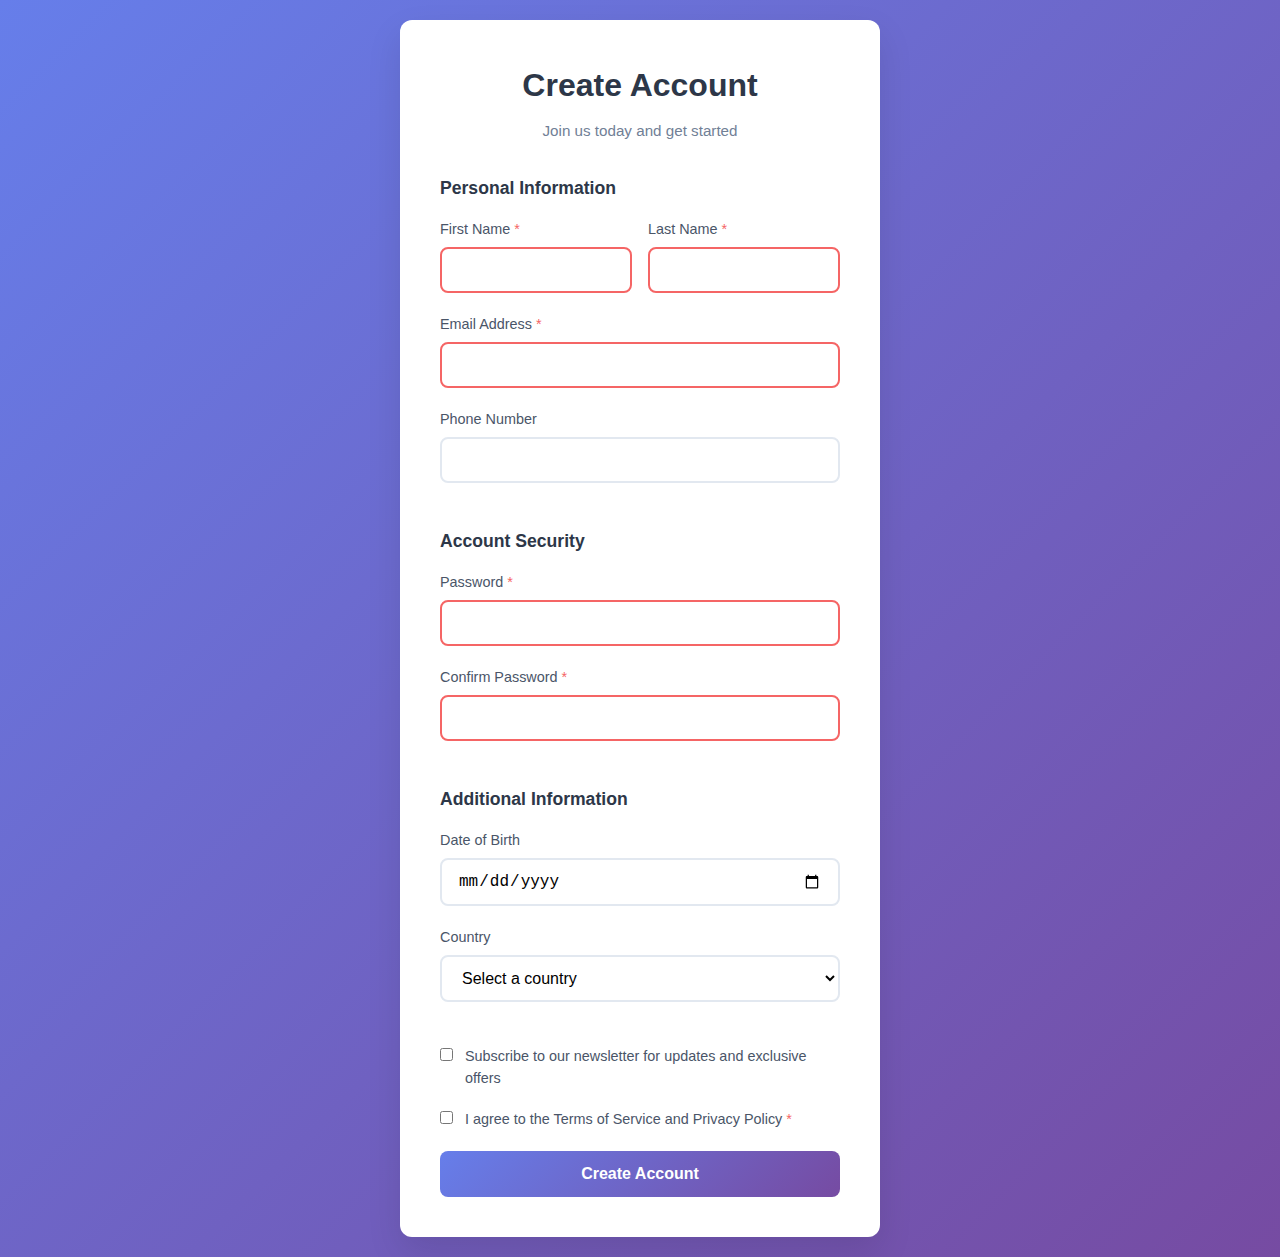
<file: day3/Session 2 - HTML Validate/signup.html>
<!DOCTYPE html>
<html lang="en">
<head>
    <meta charset="UTF-8">
    <meta name="viewport" content="width=device-width, initial-scale=1.0">
    <title>Sign Up - Create Your Account</title>
    <style>
        * {
            margin: 0;
            padding: 0;
            box-sizing: border-box;
        }
        
        body {
            font-family: -apple-system, BlinkMacSystemFont, 'Segoe UI', Roboto, Oxygen, Ubuntu, Cantarell, sans-serif;
            line-height: 1.6;
            color: #333;
            background: linear-gradient(135deg, #667eea 0%, #764ba2 100%);
            min-height: 100vh;
            display: flex;
            align-items: center;
            justify-content: center;
            padding: 20px;
        }
        
        .form-container {
            background: white;
            padding: 40px;
            border-radius: 12px;
            box-shadow: 0 15px 35px rgba(0, 0, 0, 0.1);
            width: 100%;
            max-width: 480px;
        }
        
        .form-header {
            text-align: center;
            margin-bottom: 30px;
        }
        
        .form-title {
            font-size: 2rem;
            font-weight: 600;
            color: #2d3748;
            margin-bottom: 8px;
        }
        
        .form-subtitle {
            color: #718096;
            font-size: 0.95rem;
        }
        
        fieldset {
            border: none;
            margin-bottom: 24px;
        }
        
        legend {
            font-weight: 600;
            font-size: 1.1rem;
            color: #2d3748;
            margin-bottom: 16px;
        }
        
        .form-group {
            margin-bottom: 20px;
        }
        
        .form-row {
            display: flex;
            gap: 16px;
        }
        
        .form-row .form-group {
            flex: 1;
        }
        
        label {
            display: block;
            font-weight: 500;
            color: #4a5568;
            margin-bottom: 6px;
            font-size: 0.9rem;
        }
        
        input, select, textarea {
            width: 100%;
            padding: 12px 16px;
            border: 2px solid #e2e8f0;
            border-radius: 8px;
            font-size: 1rem;
            transition: all 0.2s;
            background: white;
        }
        
        input:focus, select:focus, textarea:focus {
            outline: none;
            border-color: #667eea;
            box-shadow: 0 0 0 3px rgba(102, 126, 234, 0.1);
        }
        
        input:invalid {
            border-color: #f56565;
        }
        
        input:invalid:focus {
            border-color: #f56565;
            box-shadow: 0 0 0 3px rgba(245, 101, 101, 0.1);
        }
        
        .required::after {
            content: " *";
            color: #f56565;
        }
        
        .checkbox-group {
            display: flex;
            align-items: flex-start;
            gap: 12px;
            margin: 20px 0;
        }
        
        .checkbox-group input[type="checkbox"] {
            width: auto;
            margin: 0;
            flex-shrink: 0;
            margin-top: 2px;
        }
        
        .checkbox-group label {
            font-size: 0.9rem;
            line-height: 1.5;
            margin: 0;
        }
        
        .submit-btn {
            width: 100%;
            background: linear-gradient(135deg, #667eea 0%, #764ba2 100%);
            color: white;
            border: none;
            padding: 14px 24px;
            border-radius: 8px;
            font-size: 1rem;
            font-weight: 600;
            cursor: pointer;
            transition: transform 0.2s, box-shadow 0.2s;
        }
        
        .submit-btn:hover {
            transform: translateY(-1px);
            box-shadow: 0 8px 25px rgba(102, 126, 234, 0.3);
        }
        
        .submit-btn:active {
            transform: translateY(0);
        }
        
        .submit-btn:focus {
            outline: none;
            box-shadow: 0 0 0 3px rgba(102, 126, 234, 0.4);
        }
        
        .error-message {
            color: #f56565;
            font-size: 0.85rem;
            margin-top: 4px;
            display: none;
        }
        
        @media (max-width: 600px) {
            .form-container {
                padding: 24px;
            }
            
            .form-row {
                flex-direction: column;
                gap: 0;
            }
            
            .form-title {
                font-size: 1.6rem;
            }
        }
        
        .sr-only {
            position: absolute;
            width: 1px;
            height: 1px;
            padding: 0;
            margin: -1px;
            overflow: hidden;
            clip: rect(0, 0, 0, 0);
            white-space: nowrap;
            border: 0;
        }
    </style>
</head>
<body>
    <main class="form-container">
        <header class="form-header">
            <h1 class="form-title">Create Account</h1>
            <p class="form-subtitle">Join us today and get started</p>
        </header>
        
        <form novalidate aria-labelledby="signup-form" role="form">
            <fieldset>
                <legend>Personal Information</legend>
                
                <div class="form-row">
                    <div class="form-group">
                        <label for="firstName" class="required">First Name</label>
                        <input 
                            type="text" 
                            id="firstName" 
                            name="firstName" 
                            required 
                            aria-required="true"
                            aria-describedby="firstName-error"
                            autocomplete="given-name"
                            maxlength="50"
                        >
                        <div id="firstName-error" class="error-message" role="alert" aria-live="polite"></div>
                    </div>
                    
                    <div class="form-group">
                        <label for="lastName" class="required">Last Name</label>
                        <input 
                            type="text" 
                            id="lastName" 
                            name="lastName" 
                            required 
                            aria-required="true"
                            aria-describedby="lastName-error"
                            autocomplete="family-name"
                            maxlength="50"
                        >
                        <div id="lastName-error" class="error-message" role="alert" aria-live="polite"></div>
                    </div>
                </div>
                
                <div class="form-group">
                    <label for="email" class="required">Email Address</label>
                    <input 
                        type="email" 
                        id="email" 
                        name="email" 
                        required 
                        aria-required="true"
                        aria-describedby="email-error"
                        autocomplete="email"
                    >
                    <div id="email-error" class="error-message" role="alert" aria-live="polite"></div>
                </div>
                
                <div class="form-group">
                    <label for="phone">Phone Number</label>
                    <input 
                        type="tel" 
                        id="phone" 
                        name="phone" 
                        aria-describedby="phone-error"
                        autocomplete="tel"
                        pattern="[0-9\-\+\s\(\)]*"
                    >
                    <div id="phone-error" class="error-message" role="alert" aria-live="polite"></div>
                </div>
            </fieldset>
            
            <fieldset>
                <legend>Account Security</legend>
                
                <div class="form-group">
                    <label for="password" class="required">Password</label>
                    <input 
                        type="password" 
                        id="password" 
                        name="password" 
                        required 
                        aria-required="true"
                        aria-describedby="password-error"
                        autocomplete="new-password"
                        minlength="8"
                    >
                    <div id="password-error" class="error-message" role="alert" aria-live="polite"></div>
                </div>
                
                <div class="form-group">
                    <label for="confirmPassword" class="required">Confirm Password</label>
                    <input 
                        type="password" 
                        id="confirmPassword" 
                        name="confirmPassword" 
                        required 
                        aria-required="true"
                        aria-describedby="confirmPassword-error"
                        autocomplete="new-password"
                    >
                    <div id="confirmPassword-error" class="error-message" role="alert" aria-live="polite"></div>
                </div>
            </fieldset>
            
            <fieldset>
                <legend>Additional Information</legend>
                
                <div class="form-group">
                    <label for="birthDate">Date of Birth</label>
                    <input 
                        type="date" 
                        id="birthDate" 
                        name="birthDate" 
                        aria-describedby="birthDate-error"
                        autocomplete="bday"
                    >
                    <div id="birthDate-error" class="error-message" role="alert" aria-live="polite"></div>
                </div>
                
                <div class="form-group">
                    <label for="country">Country</label>
                    <select id="country" name="country" autocomplete="country">
                        <option value="">Select a country</option>
                        <option value="US">United States</option>
                        <option value="CA">Canada</option>
                        <option value="GB">United Kingdom</option>
                        <option value="AU">Australia</option>
                        <option value="DE">Germany</option>
                        <option value="FR">France</option>
                        <option value="IN">India</option>
                        <option value="JP">Japan</option>
                        <option value="BR">Brazil</option>
                        <option value="other">Other</option>
                    </select>
                </div>
            </fieldset>
            
            <div class="checkbox-group">
                <input 
                    type="checkbox" 
                    id="newsletter" 
                    name="newsletter"
                    aria-describedby="newsletter-desc"
                >
                <label for="newsletter">
                    <span id="newsletter-desc">Subscribe to our newsletter for updates and exclusive offers</span>
                </label>
            </div>
            
            <div class="checkbox-group">
                <input 
                    type="checkbox" 
                    id="terms" 
                    name="terms" 
                    required 
                    aria-required="true"
                    aria-describedby="terms-error"
                >
                <label for="terms" class="required">
                    I agree to the Terms of Service and Privacy Policy
                </label>
                <div id="terms-error" class="error-message" role="alert" aria-live="polite"></div>
            </div>
            
            <button type="submit" class="submit-btn" aria-describedby="submit-desc">
                Create Account
            </button>
            <p id="submit-desc" class="sr-only">Creates your new account with the information provided above</p>
        </form>
    </main>
</body>
</html>
</file>
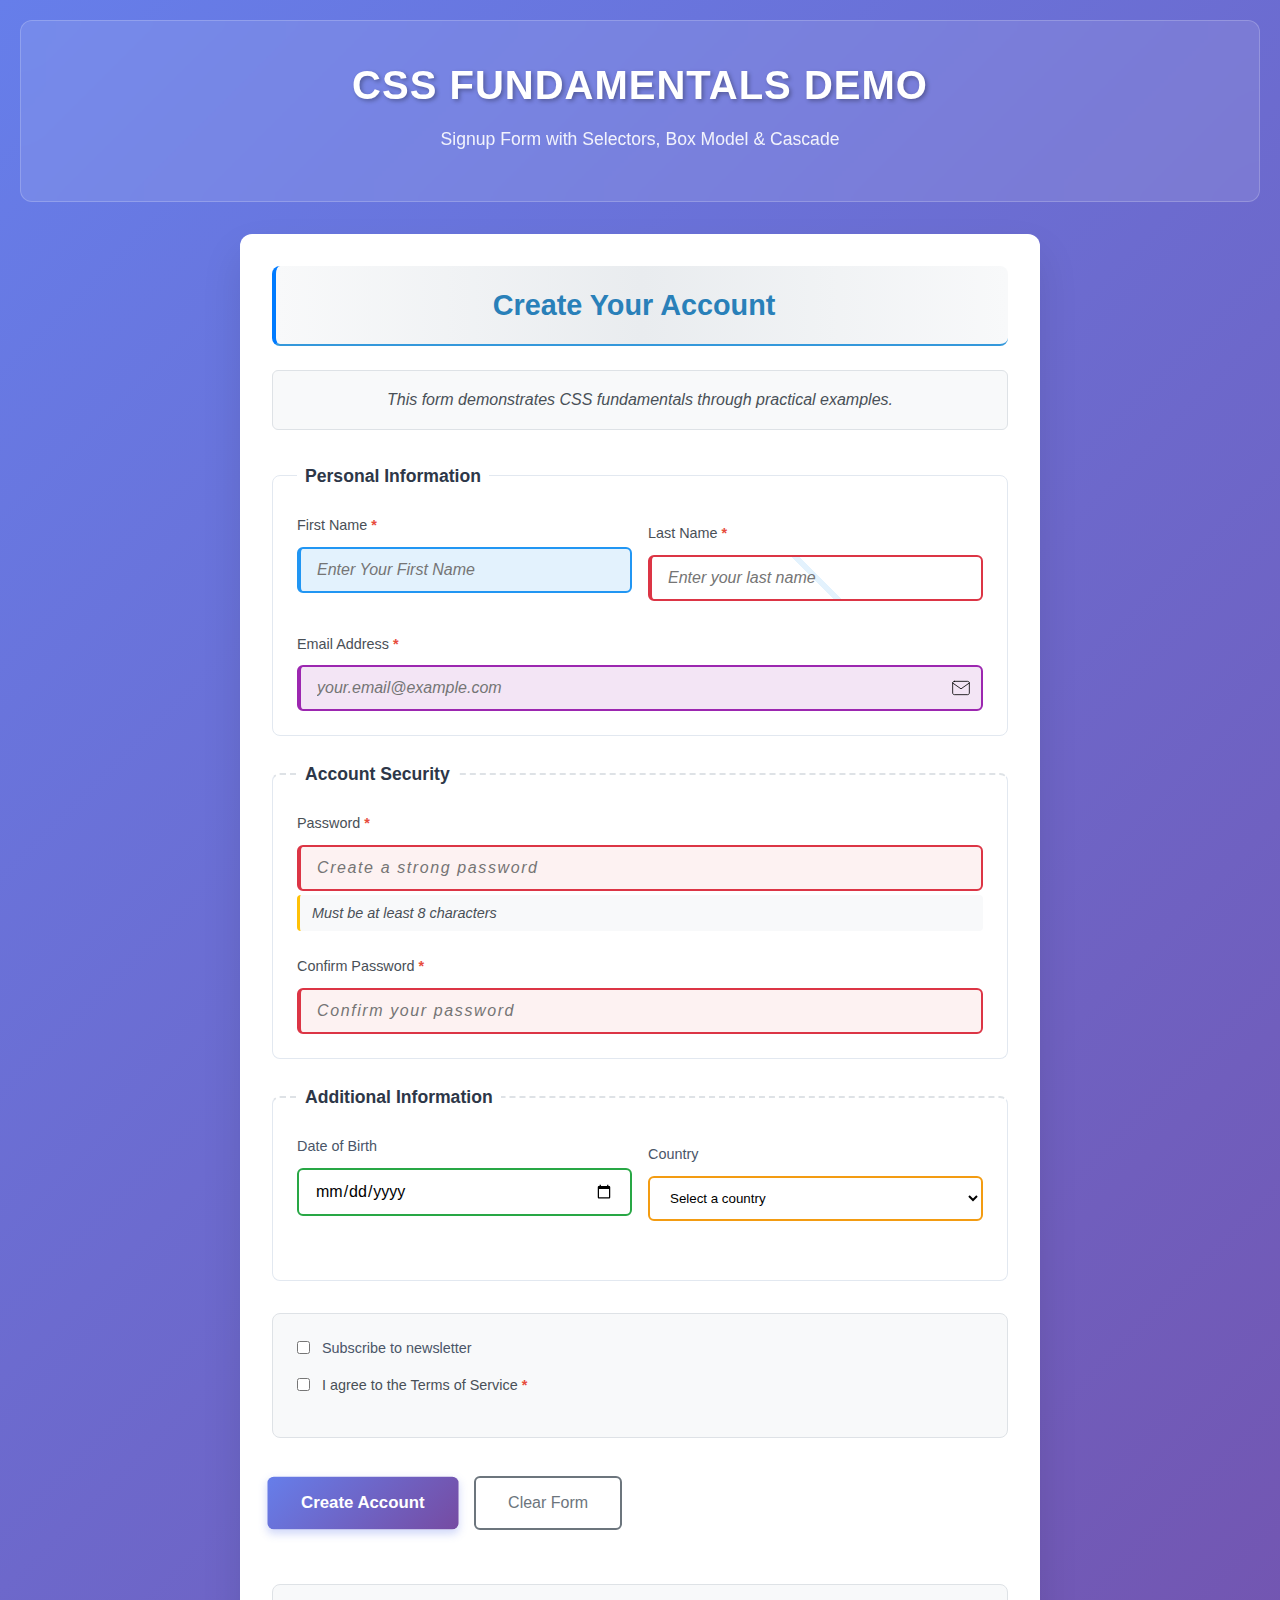
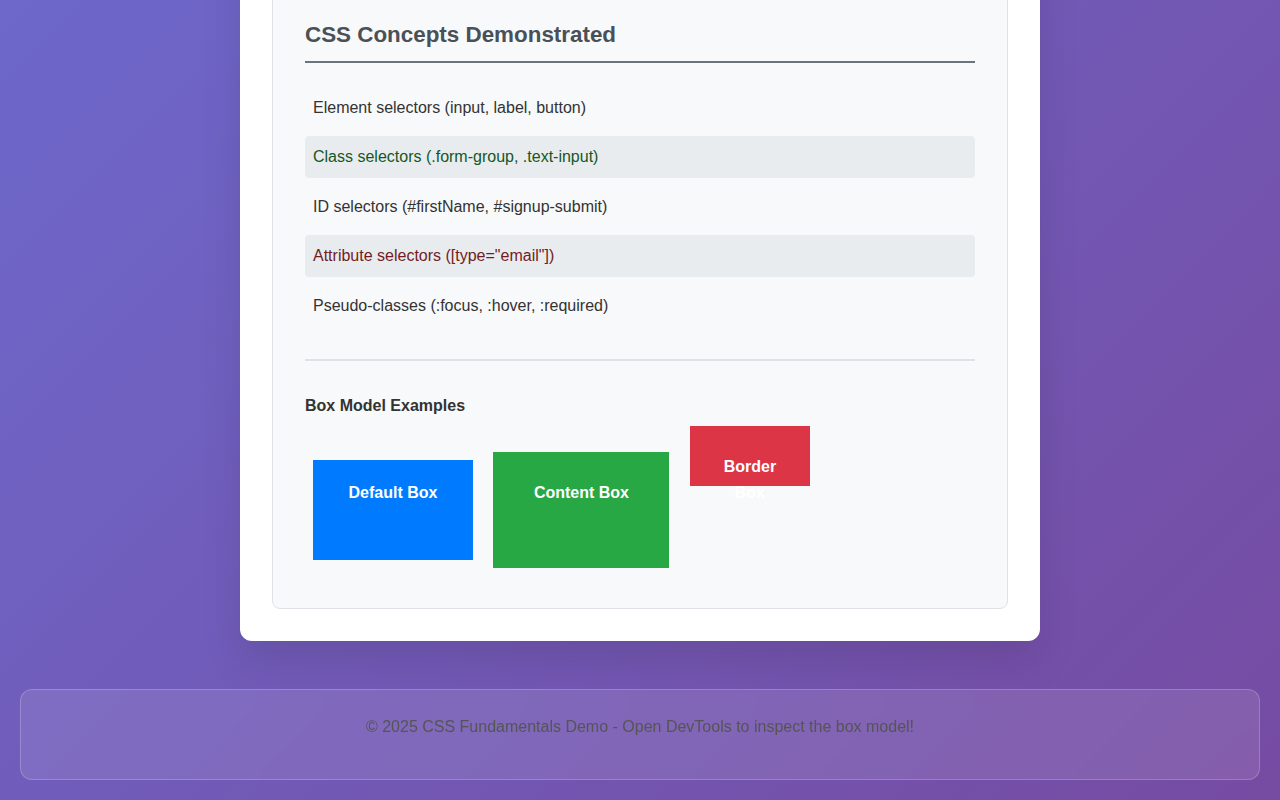
<file: day3/Session 3 - Sigup Form/signup.html>
<!DOCTYPE html>
<html lang="en">
<head>
    <meta charset="UTF-8">
    <meta name="viewport" content="width=device-width, initial-scale=1.0">
    <title>CSS Fundamentals: Signup Form Demo</title>
    <link rel="stylesheet" href="style.css">
</head>
<body>
    <header class="main-header">
        <h1 id="page-title" class="title primary-title">CSS Fundamentals Demo</h1>
        <p class="subtitle">Signup Form with Selectors, Box Model & Cascade</p>
    </header>

    <main class="form-container">
        <section class="demo-section" id="signup-section">
            <h2 class="section-title">Create Your Account</h2>
            <p class="form-description">This form demonstrates CSS fundamentals through practical examples.</p>
            
            <form class="signup-form" novalidate aria-labelledby="signup-section">
                <fieldset class="personal-info">
                    <legend class="fieldset-legend">Personal Information</legend>
                    
                    <div class="form-row">
                        <div class="form-group">
                            <label for="firstName" class="required-field">First Name</label>
                            <input 
                                type="text" 
                                id="firstName" 
                                name="firstName" 
                                class="text-input highlight-input"
                                required 
                                aria-required="true"
                                placeholder="Enter your first name"
                            >
                        </div>
                        
                        <div class="form-group">
                            <label for="lastName" class="required-field warning-label">Last Name</label>
                            <input 
                                type="text" 
                                id="lastName" 
                                name="lastName" 
                                class="text-input"
                                required 
                                aria-required="true"
                                placeholder="Enter your last name"
                            >
                        </div>
                    </div>
                    
                    <div class="form-group">
                        <label for="email" class="required-field">Email Address</label>
                        <input 
                            type="email" 
                            id="email" 
                            name="email" 
                            class="email-input special-input"
                            required 
                            aria-required="true"
                            placeholder="your.email@example.com"
                        >
                    </div>
                </fieldset>
                
                <fieldset class="account-security">
                    <legend class="fieldset-legend">Account Security</legend>
                    
                    <div class="form-group">
                        <label for="password" class="required-field">Password</label>
                        <input 
                            type="password" 
                            id="password" 
                            name="password" 
                            class="password-input"
                            required 
                            aria-required="true"
                            placeholder="Create a strong password"
                            minlength="8"
                        >
                        <div class="input-hint">
                            <p class="hint-text">Must be at least 8 characters</p>
                        </div>
                    </div>
                    
                    <div class="form-group">
                        <label for="confirmPassword" class="required-field">Confirm Password</label>
                        <input 
                            type="password" 
                            id="confirmPassword" 
                            name="confirmPassword" 
                            class="password-input"
                            required 
                            aria-required="true"
                            placeholder="Confirm your password"
                        >
                    </div>
                </fieldset>
                
                <fieldset class="additional-info">
                    <legend class="fieldset-legend">Additional Information</legend>
                    
                    <div class="form-row">
                        <div class="form-group">
                            <label for="birthDate">Date of Birth</label>
                            <input 
                                type="date" 
                                id="birthDate" 
                                name="birthDate" 
                                class="date-input"
                            >
                        </div>
                        
                        <div class="form-group">
                            <label for="country">Country</label>
                            <select id="country" name="country" class="select-input">
                                <option value="">Select a country</option>
                                <option value="US">United States</option>
                                <option value="CA">Canada</option>
                                <option value="GB">United Kingdom</option>
                                <option value="IN">India</option>
                                <option value="other">Other</option>
                            </select>
                        </div>
                    </div>
                </fieldset>
                
                <div class="checkbox-section">
                    <div class="checkbox-group newsletter-group">
                        <input 
                            type="checkbox" 
                            id="newsletter" 
                            name="newsletter"
                            class="checkbox-input"
                        >
                        <label for="newsletter" class="checkbox-label">
                            Subscribe to newsletter
                        </label>
                    </div>
                    
                    <div class="checkbox-group terms-group">
                        <input 
                            type="checkbox" 
                            id="terms" 
                            name="terms" 
                            class="checkbox-input required-checkbox"
                            required 
                            aria-required="true"
                        >
                        <label for="terms" class="checkbox-label required-field">
                            I agree to the Terms of Service
                        </label>
                    </div>
                </div>
                
                <div class="button-section">
                    <button type="submit" class="submit-button primary-button" id="signup-submit">
                        Create Account
                    </button>
                    <button type="reset" class="reset-button secondary-button">
                        Clear Form
                    </button>
                </div>
            </form>
        </section>
        
        <aside class="demo-info">
            <h3 class="info-title">CSS Concepts Demonstrated</h3>
            <ul class="concept-list">
                <li class="concept-item">Element selectors (input, label, button)</li>
                <li class="concept-item highlight-item">Class selectors (.form-group, .text-input)</li>
                <li class="concept-item">ID selectors (#firstName, #signup-submit)</li>
                <li class="concept-item warning-item">Attribute selectors ([type="email"])</li>
                <li class="concept-item">Pseudo-classes (:focus, :hover, :required)</li>
            </ul>
            
            <div class="box-model-demo">
                <h4>Box Model Examples</h4>
                <div class="demo-box default-box">Default Box</div>
                <div class="demo-box content-box">Content Box</div>
                <div class="demo-box border-box">Border Box</div>
            </div>
        </aside>
    </main>
    
    <footer class="site-footer">
        <p>&copy; 2025 CSS Fundamentals Demo - Open DevTools to inspect the box model!</p>
    </footer>
</body>
</html>
</file>
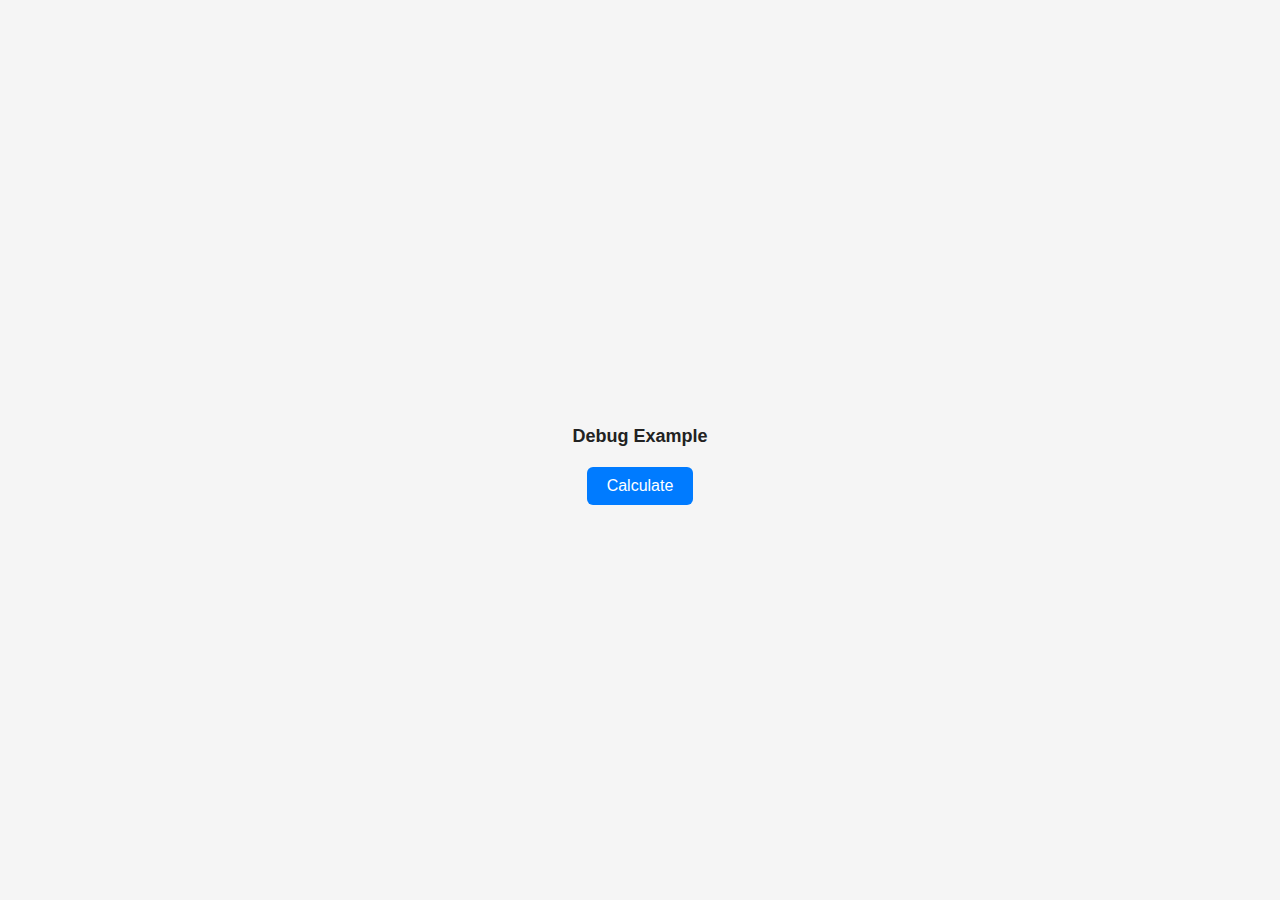
<file: day4/Session 4 - Debugging DevTools , VS Code/debug-demo.html>
<!DOCTYPE html>
<html lang="en">
<head>
  <meta charset="UTF-8">
  <meta name="viewport" content="width=device-width, initial-scale=1.0">
  <title>Debugging Demo</title>
  <style>
    body {
      font-family: Arial, sans-serif;
      display: flex;
      flex-direction: column;
      align-items: center;
      justify-content: center;
      height: 100vh;
      margin: 0;
      background: #f5f5f5;
    }
    h1 { color: #333; margin-bottom: 20px; }
    button {
      padding: 10px 20px;
      font-size: 16px;
      border: none;
      border-radius: 6px;
      cursor: pointer;
      background: #007bff;  
      color: white;
      transition: background 0.3s;
    }
    button:hover { background: #0056b3; }
    #output { margin-top: 30px; font-size: 18px; font-weight: bold; color: #222; }
  </style>
</head>
<body>
  <h1 id="output">Debug Example</h1>
  <button id="calcBtn">Calculate</button>

  <!-- External JS -->
  <script src="debug-demo.js"></script>
</body>
</html>
</file>
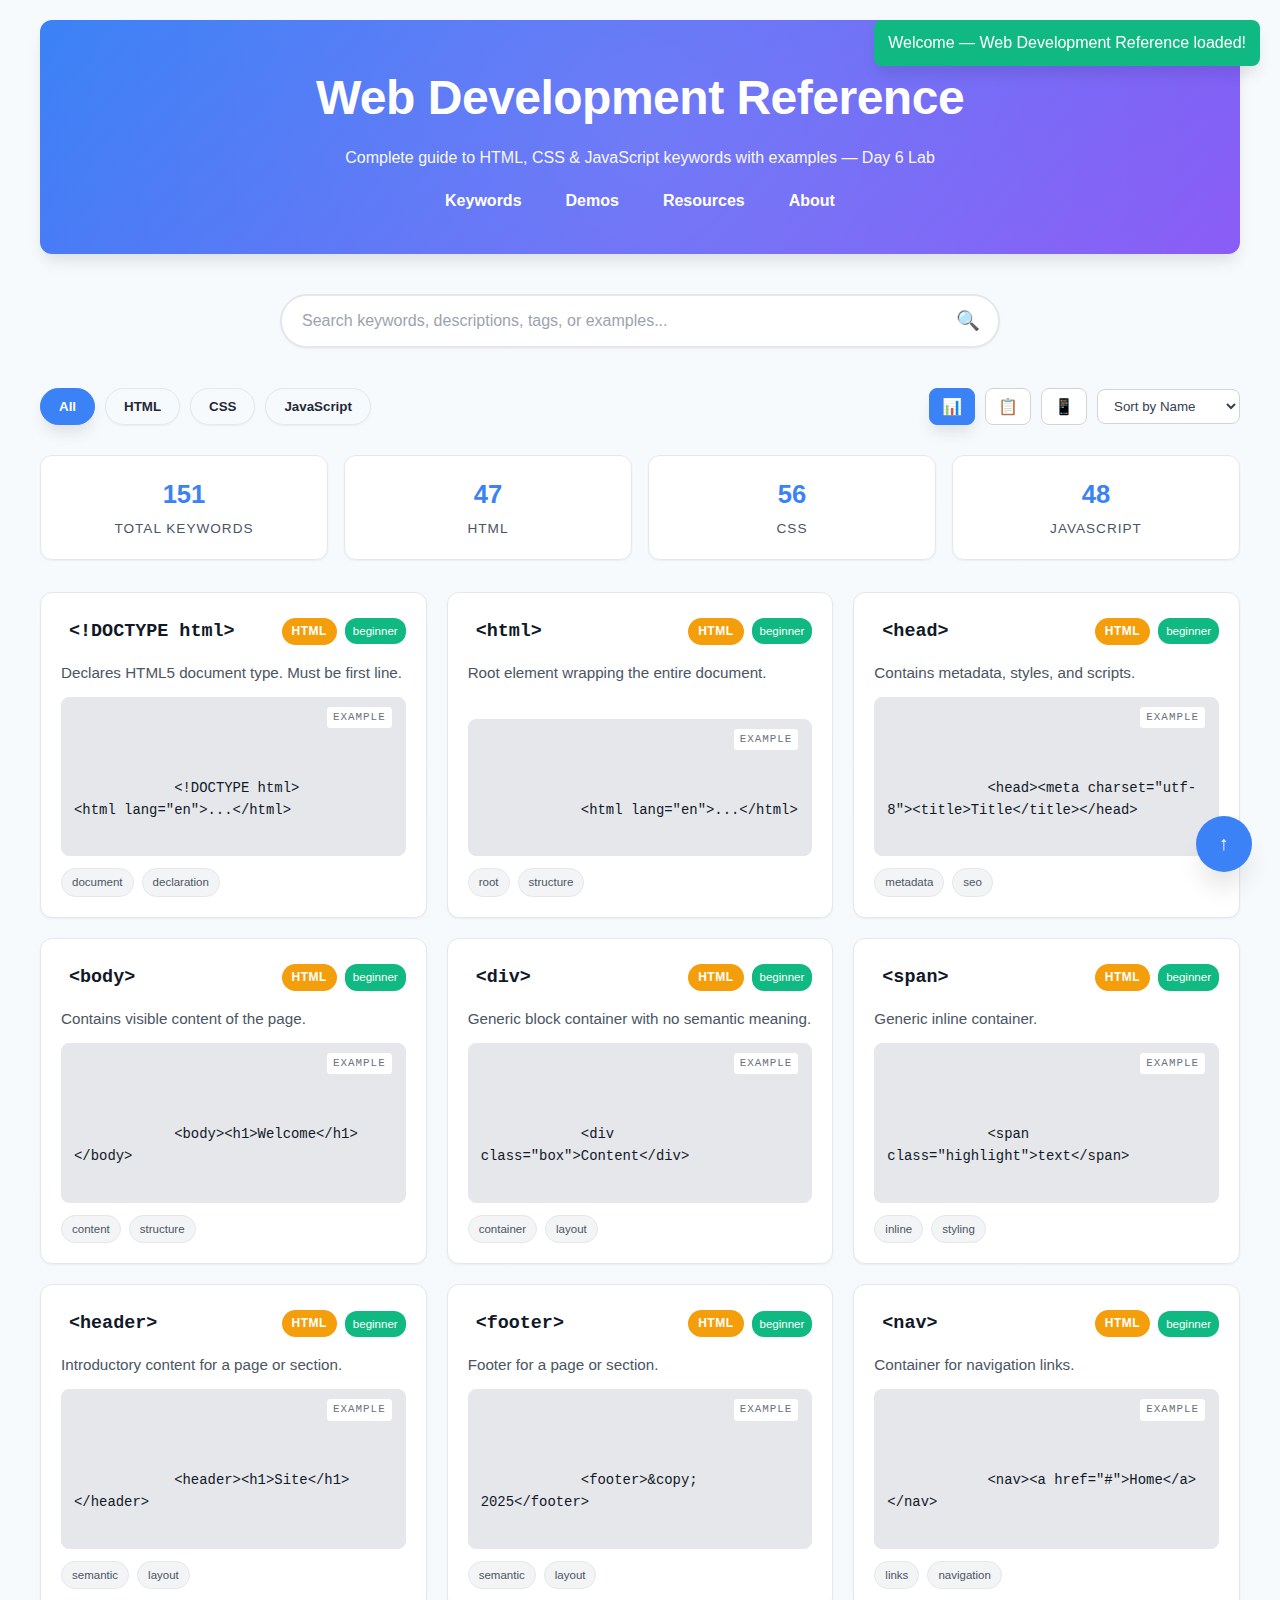
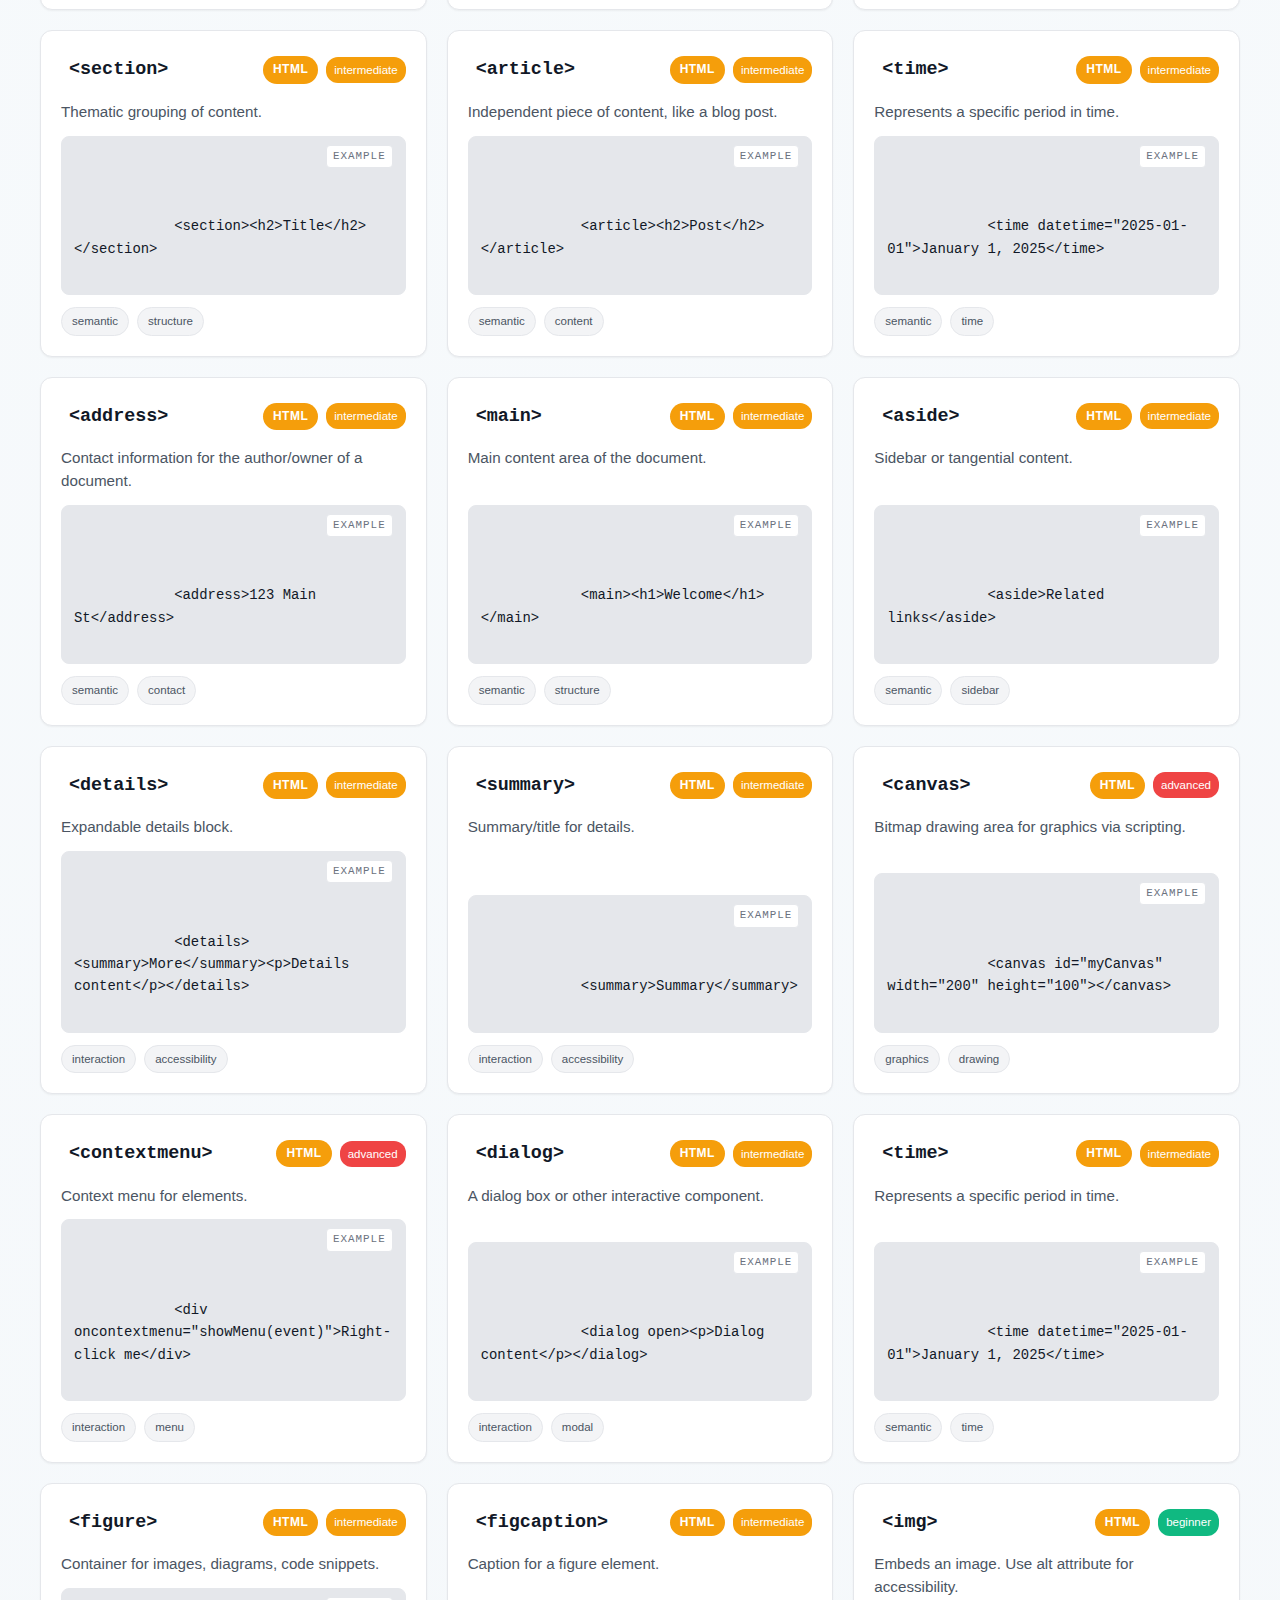
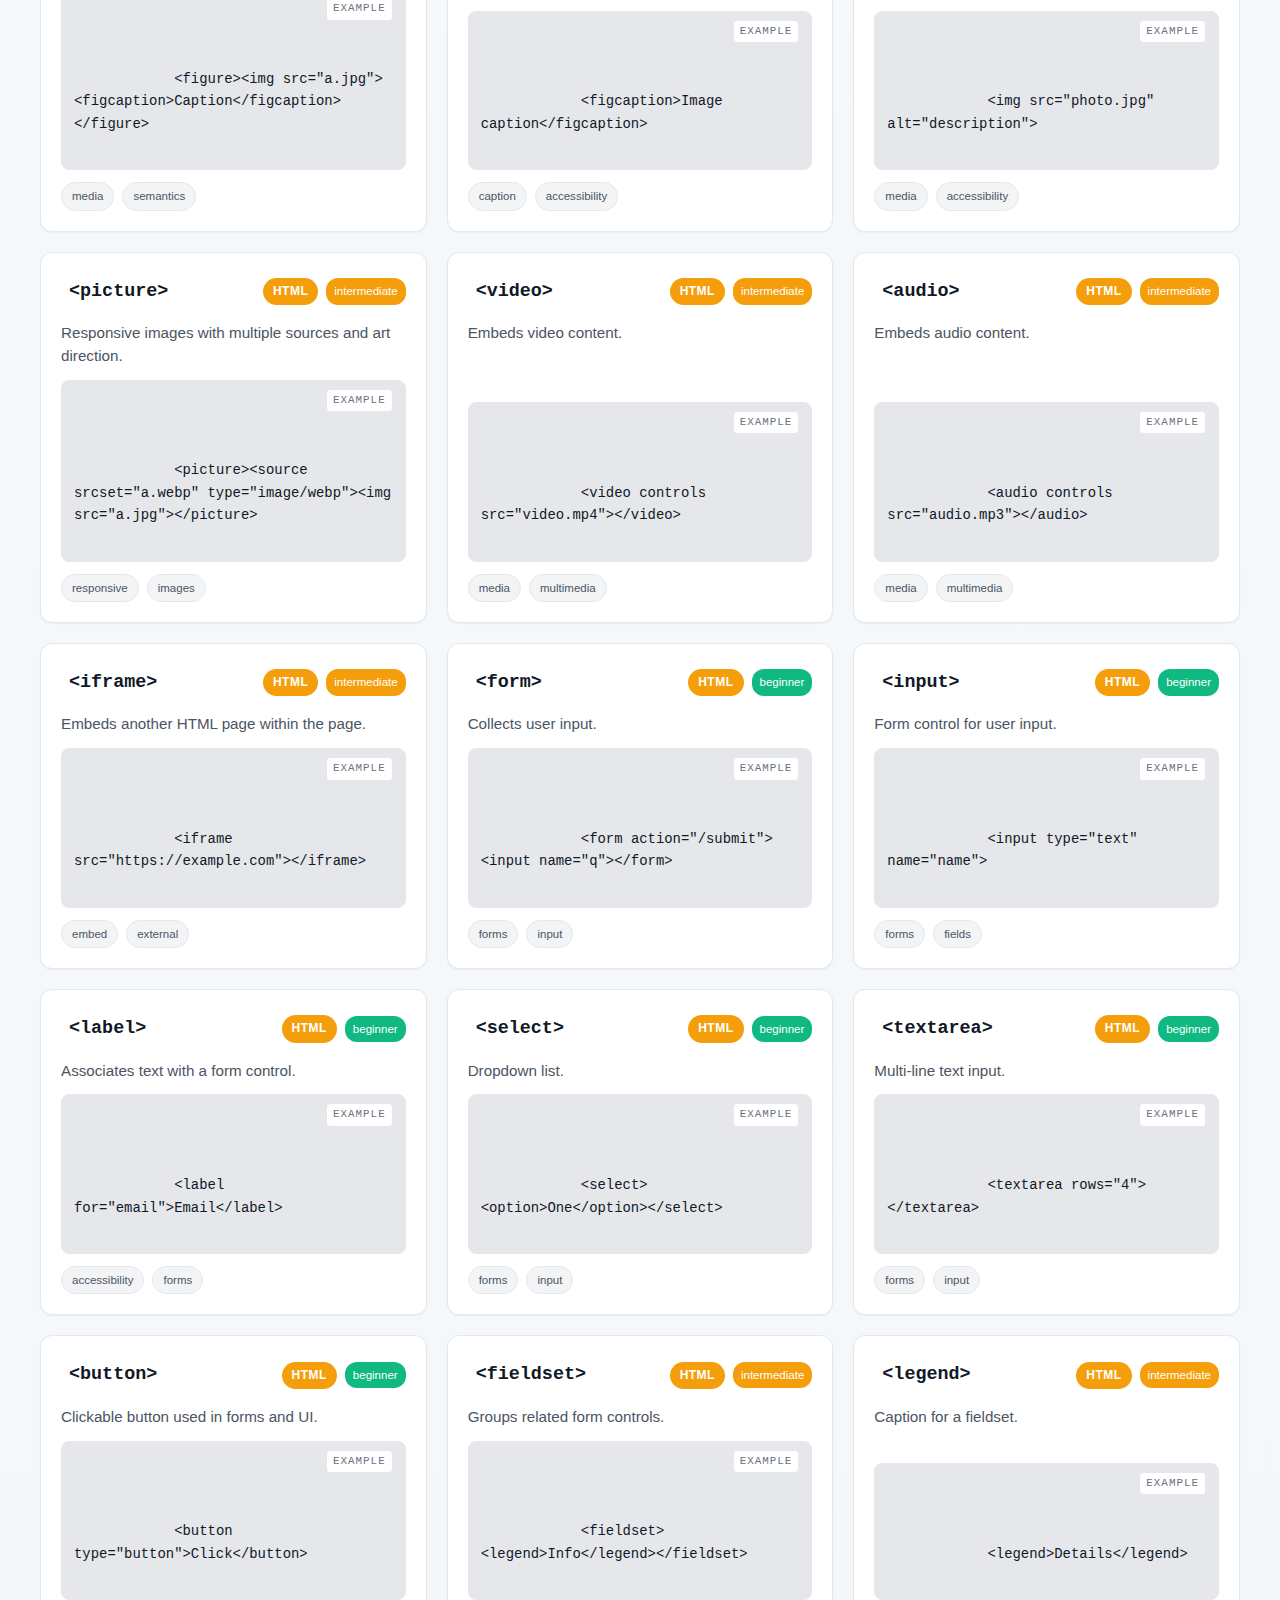
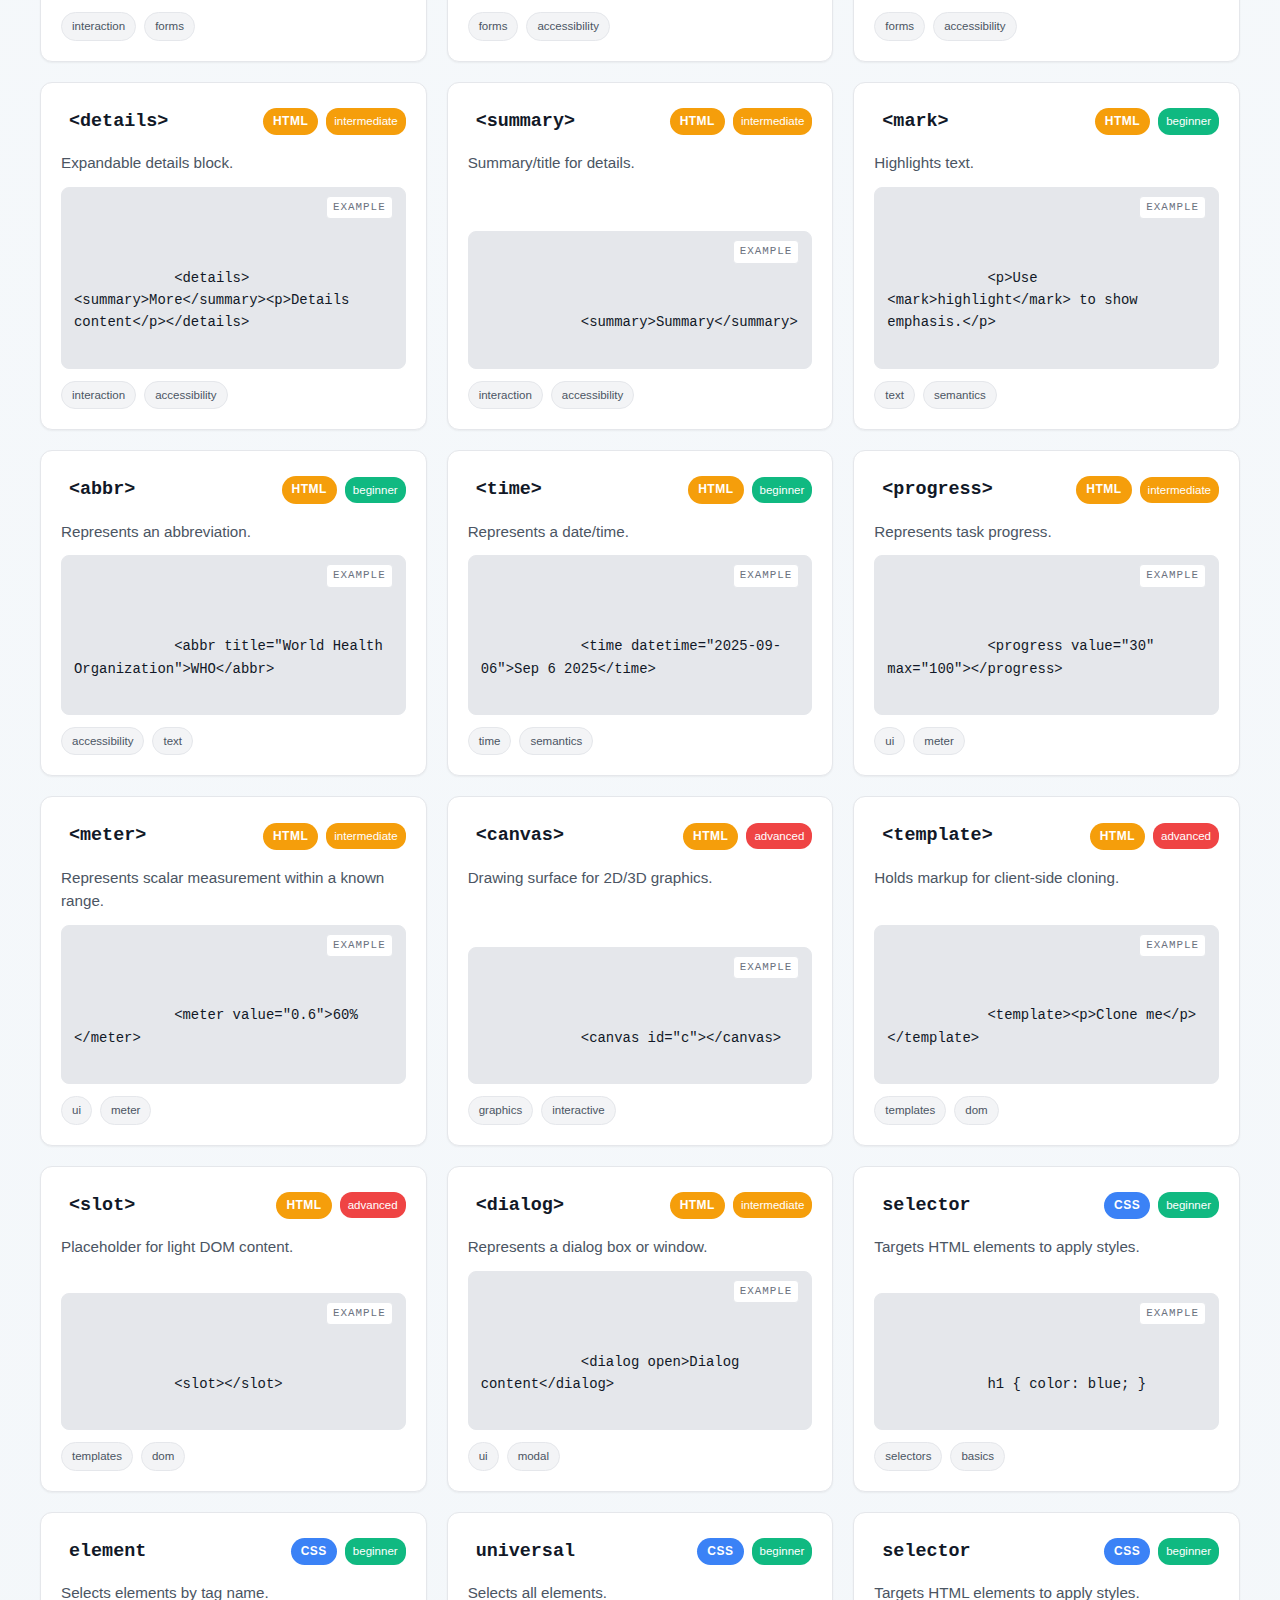
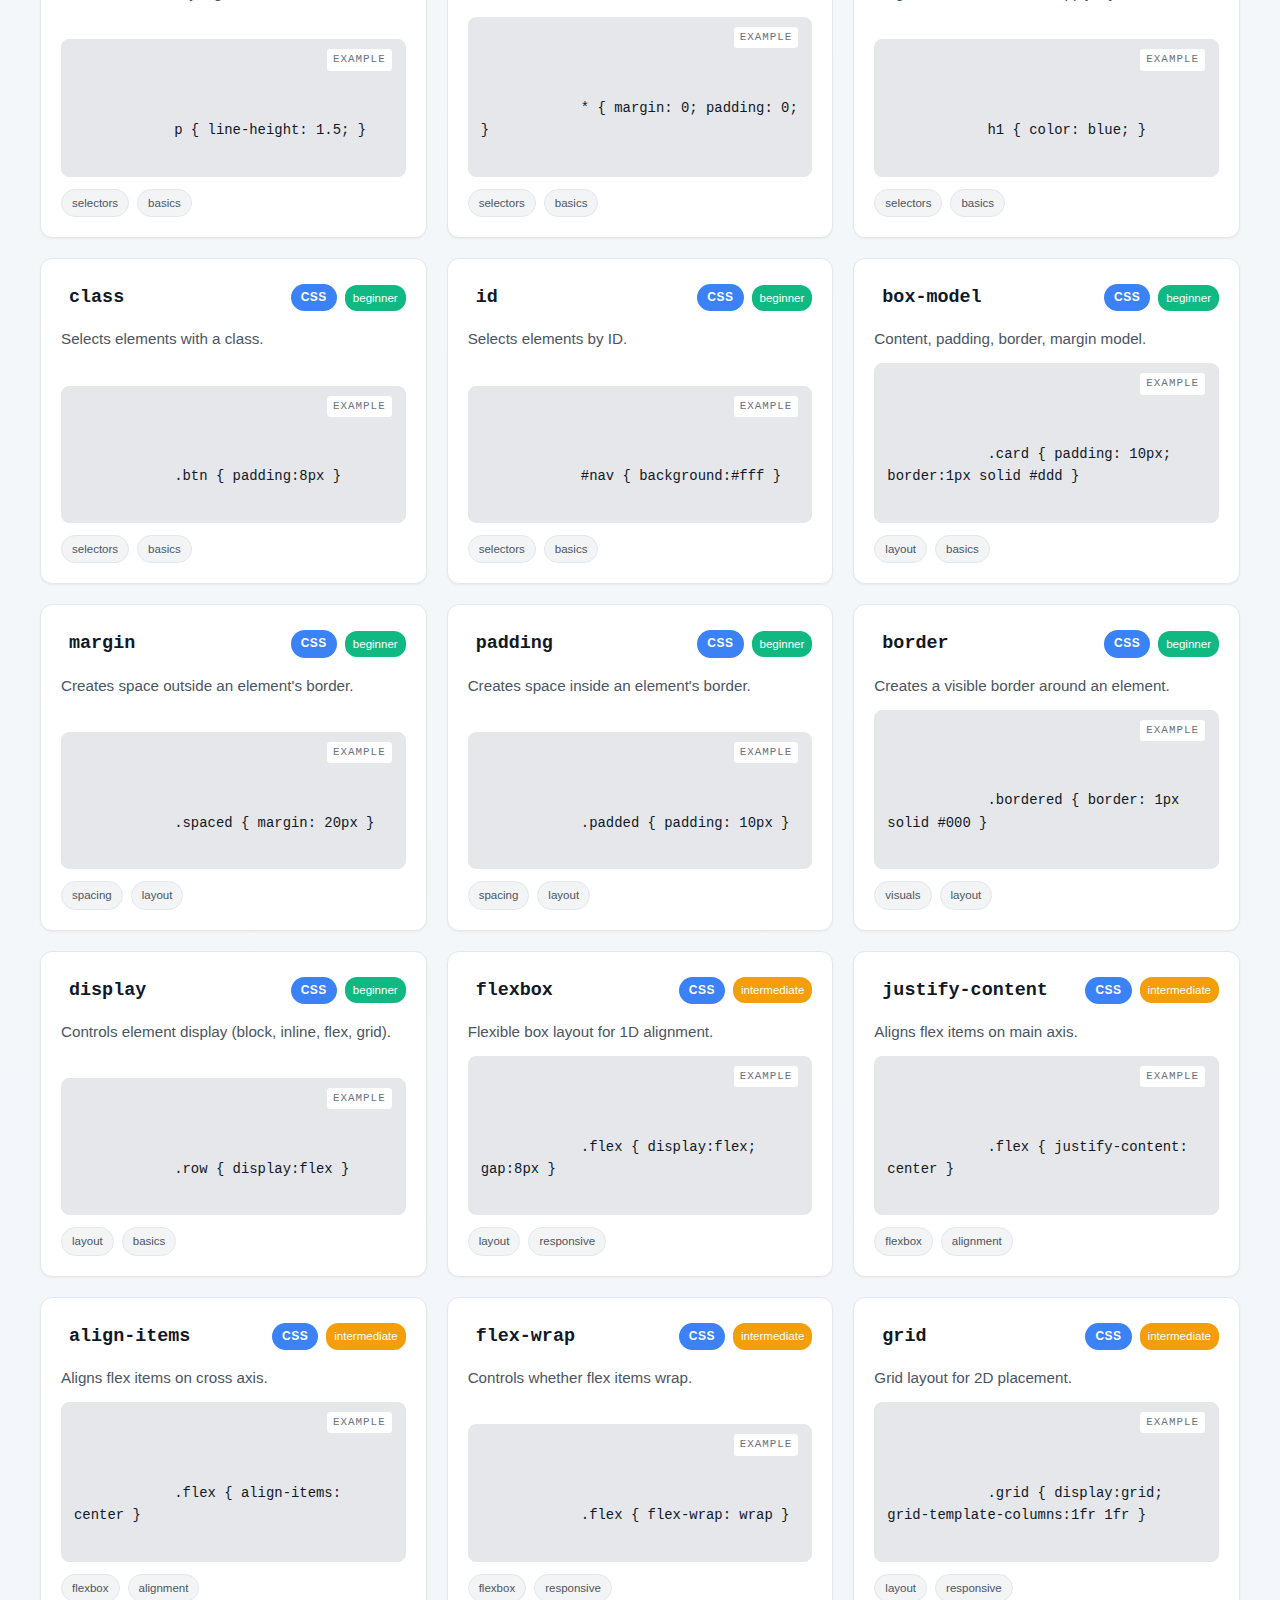
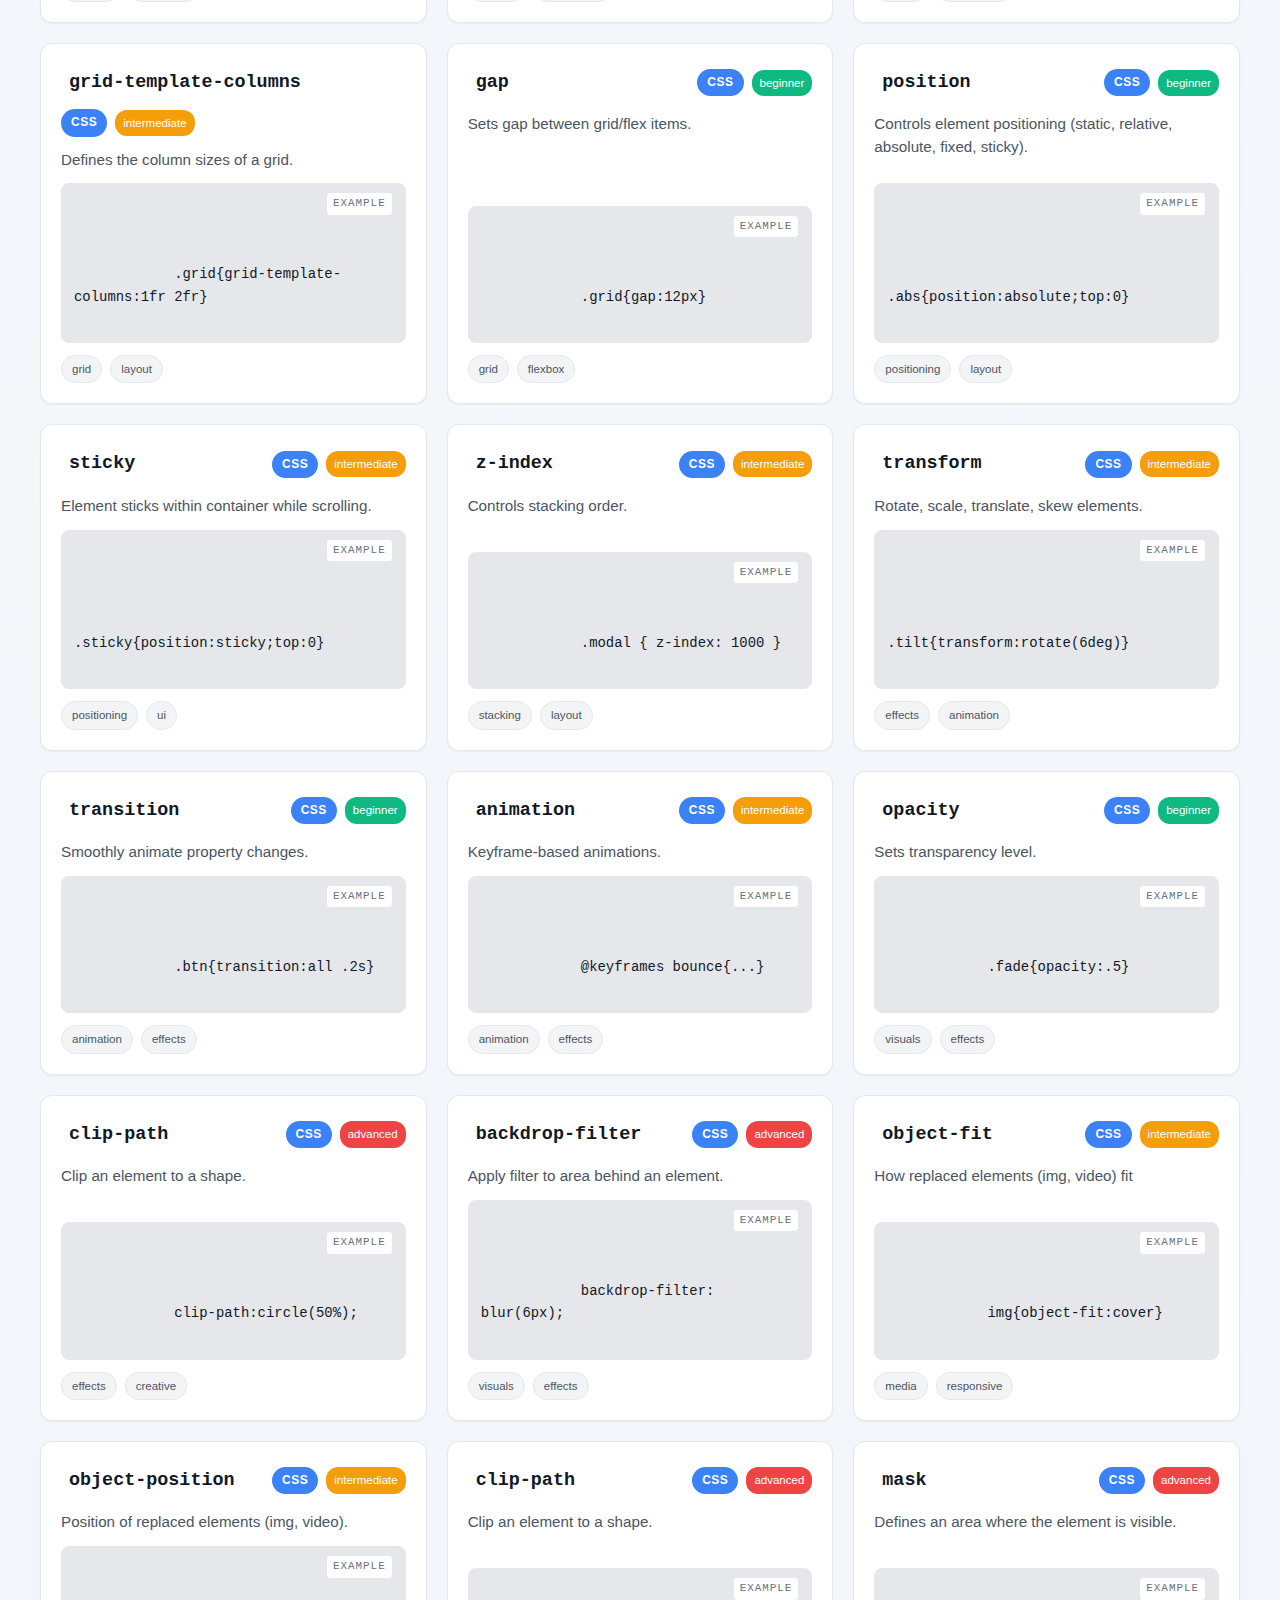
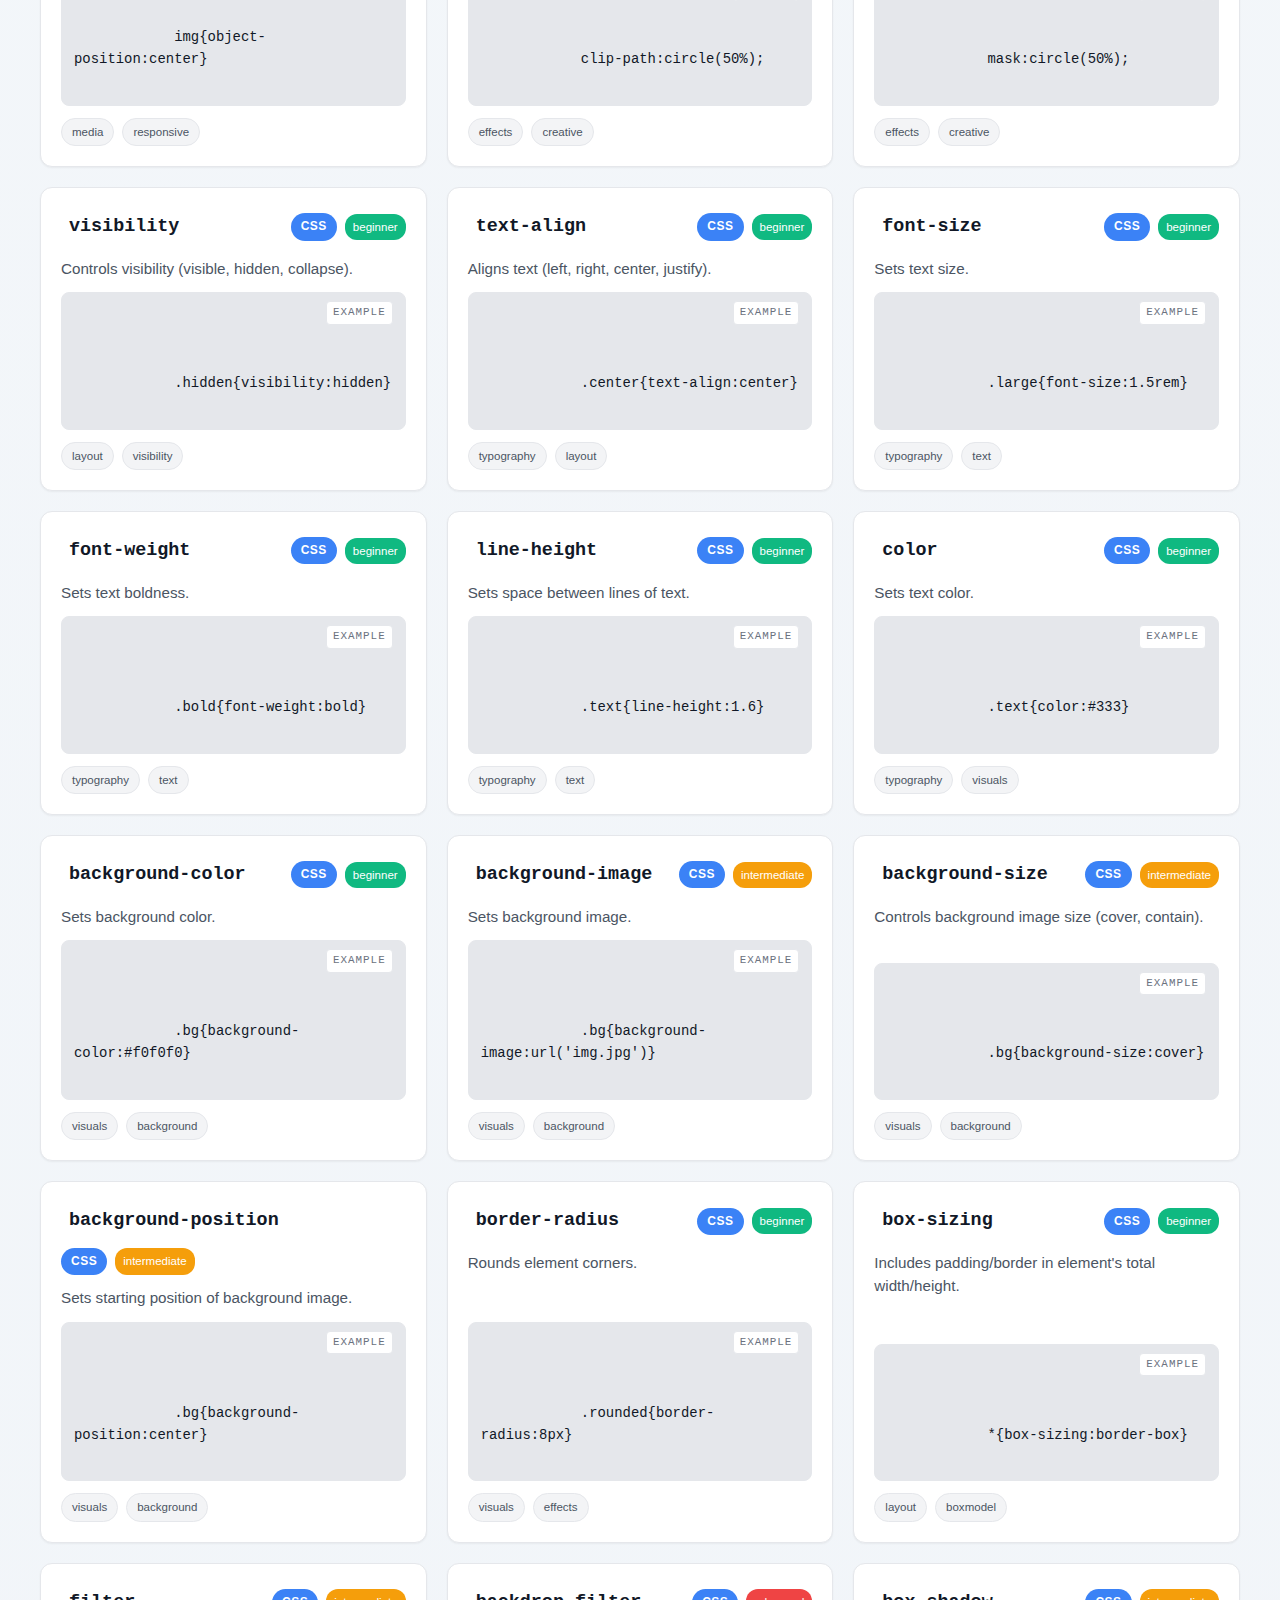
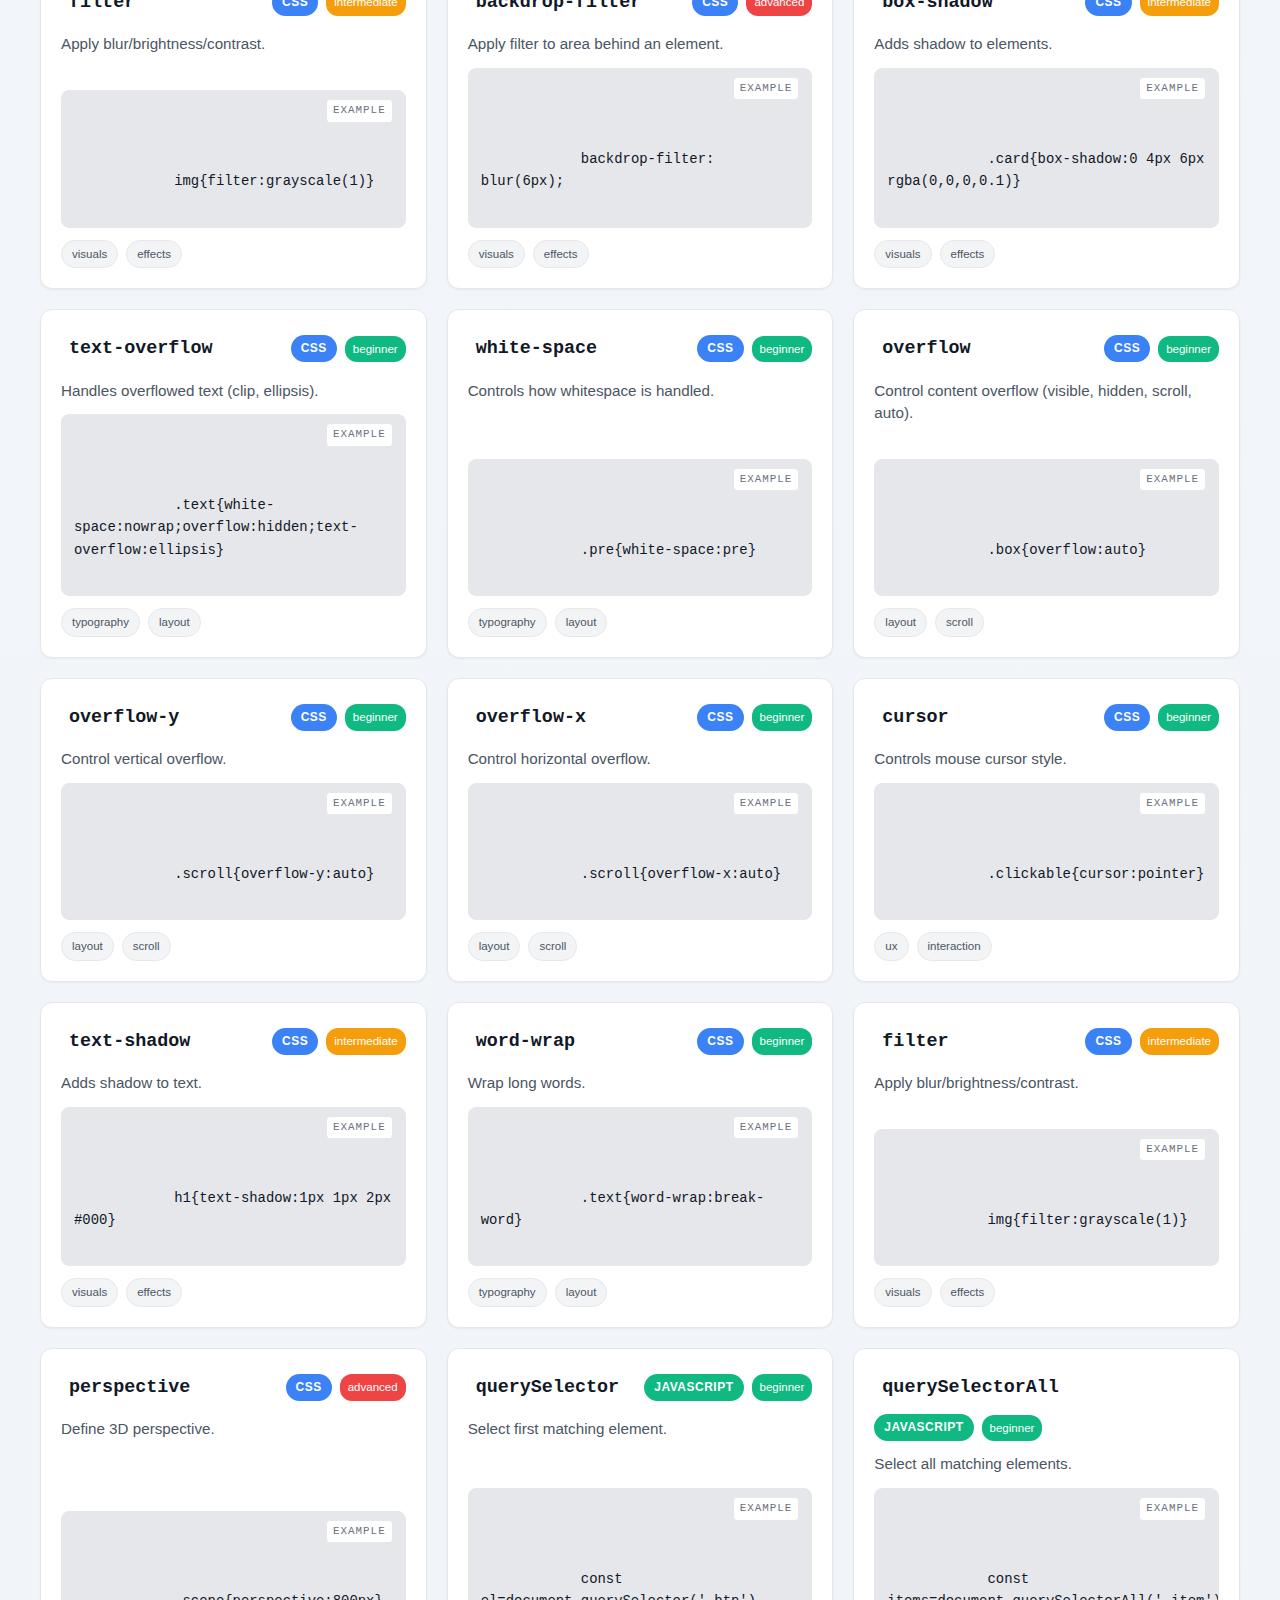
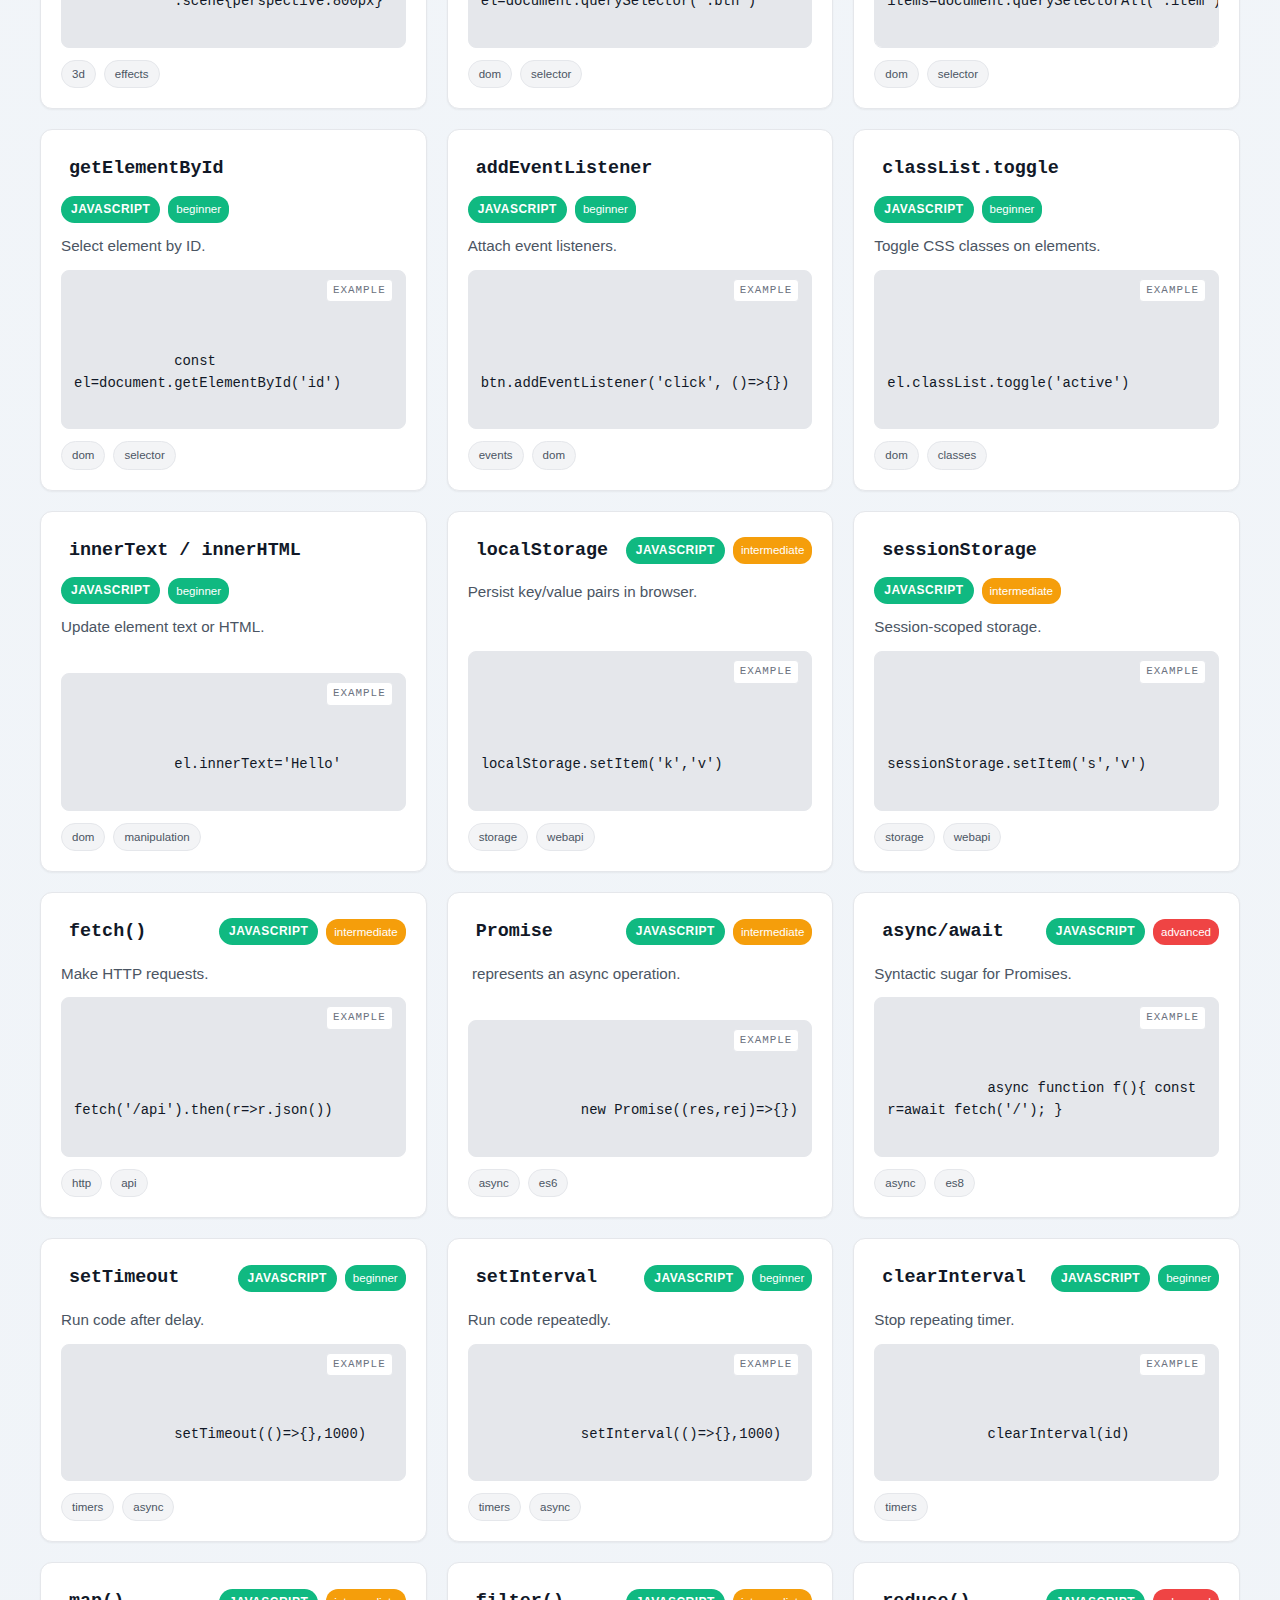
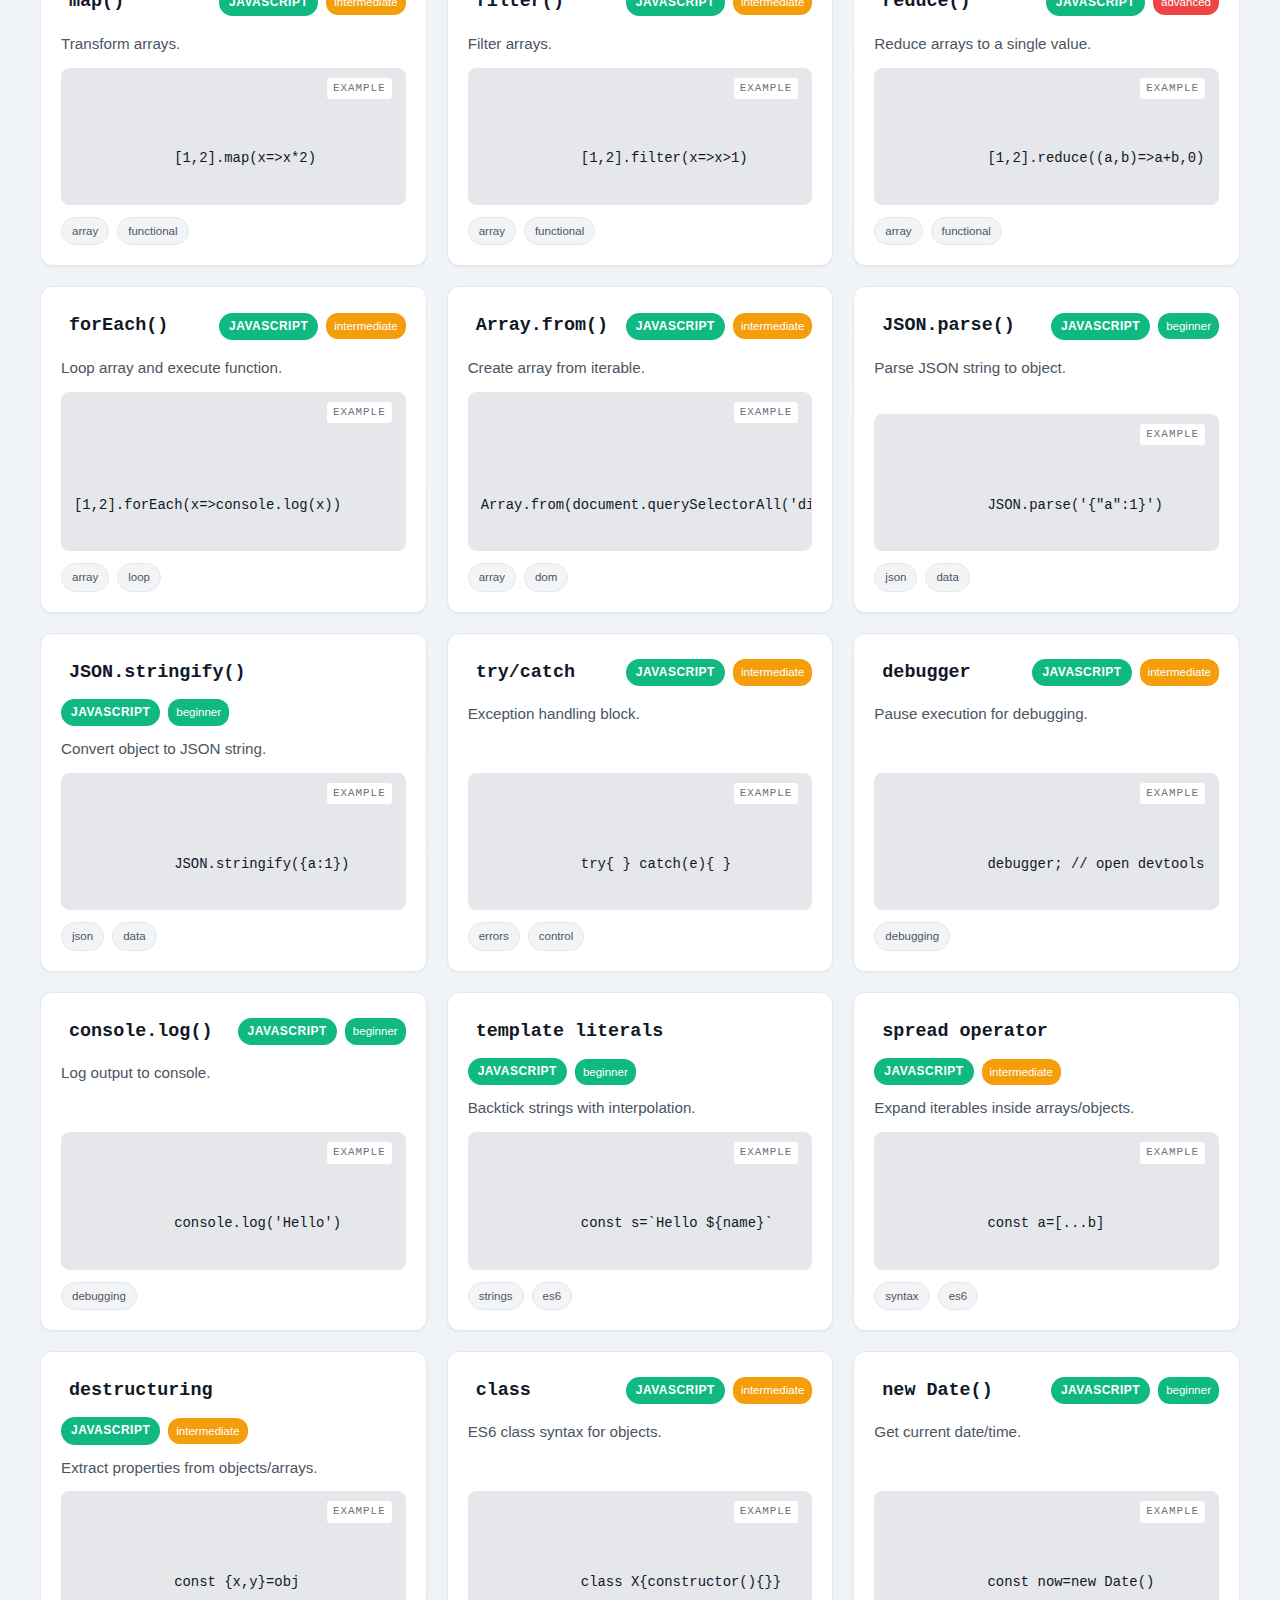
<file: day6/Session5/final.html>
<!-- The background color is changed to a gentle off-white shade (#f7f9fc) for a pleasant reading experience.

Added Keywords:

HTML (15+): html5 semantic elements (article, aside, details, summary, etc.), common forms elements (input types, label), media tags (video, audio), etc.

CSS (15+): common properties like box-shadow, opacity, z-index, flex-wrap, grid-gap, position types, overflow, cursor, transition, etc.

JavaScript (15+): let/const/var, for/while/if/switch, functions, array and object methods, async/await, Promise, event handling (addEventListener), etc.-->
<!DOCTYPE html>
<html lang="en">
<head>
  <meta charset="UTF-8" />
  <meta name="viewport" content="width=device-width, initial-scale=1" />
  <title>Web Development Reference</title>
  <style>
    /* Root colors and variables */
    :root {
      --primary-color: #3b82f6;
      --secondary-color: #8b5cf6;
      --accent-color: #06d6a0;
      --danger-color: #ef4444;
      --warning-color: #f59e0b;
      --success-color: #10b981;
      --white: #ffffff;
      --gray-50: #f9fafb;
      --gray-100: #f3f4f6;
      --gray-200: #e5e7eb;
      --gray-300: #d1d5db;
      --gray-400: #9ca3af;
      --gray-500: #6b7280;
      --gray-600: #4b5563;
      --gray-700: #374151;
      --gray-800: #1f2937;
      --gray-900: #111827;
      --border-radius: 12px;
      --shadow-sm: 0 1px 2px 0 rgba(0, 0, 0, 0.05);
      --shadow: 0 4px 6px -1px rgba(0, 0, 0, 0.1);
      --shadow-lg: 0 10px 15px -3px rgba(0, 0, 0, 0.1);
      --shadow-xl: 0 20px 25px -5px rgba(0, 0, 0, 0.1);
      --transition: all 0.3s cubic-bezier(0.4, 0, 0.2, 1);
      --max-width: 1200px;
    }

    /* Reset */
    * {
      margin: 0;
      padding: 0;
      box-sizing: border-box;
    }

    /* Body styling */
    body {
      font-family: -apple-system, BlinkMacSystemFont, 'Segoe UI', Roboto, sans-serif;
      background: linear-gradient(180deg,#f7fafc 0%, #eef2f7 100%);
      color: var(--gray-900);
      line-height: 1.6;
      min-height: 100vh;
      padding: 20px;
      display: flex;
      justify-content: center;
    }

    .container {
      max-width: var(--max-width);
      width: 100%;
    }

    /* Header Section */
    header {
      text-align: center;
      margin-bottom: 40px;
      background: linear-gradient(135deg, var(--primary-color), var(--secondary-color));
      color: white;
      padding: 40px 20px;
      border-radius: var(--border-radius);
      position: relative;
      overflow: hidden;
      box-shadow: var(--shadow-lg);
    }

    header::before {
      content: '';
      position: absolute;
      top: -50%;
      left: -50%;
      width: 200%;
      height: 200%;
      background: radial-gradient(circle, rgba(255, 255, 255, 0.08) 0%, transparent 50%);
      animation: rotate 20s linear infinite;
      z-index: 0;
    }

    @keyframes rotate {
      0% { transform: rotate(0deg); }
      100% { transform: rotate(360deg); }
    }

    header h1 {
      font-size: clamp(2rem, 4vw, 3rem);
      font-weight: 800;
      margin-bottom: 8px;
      position: relative;
      z-index: 1;
      letter-spacing: -0.5px;
    }

    header .subtitle {
      font-size: 1rem;
      opacity: 0.95;
      position: relative;
      z-index: 1;
      margin-bottom: 18px;
    }

    /* Navbar (hamburger) */
    nav.navbar {
      margin-top: 10px;
      display: flex;
      justify-content: center;
      align-items: center;
      position: relative;
      z-index: 2;
    }

    .nav-links {
      list-style: none;
      display: flex;
      gap: 20px;
      align-items: center;
    }

    .nav-links li a {
      color: white;
      text-decoration: none;
      font-weight: 600;
      padding: 8px 12px;
      border-radius: 8px;
      transition: var(--transition);
    }

    .nav-links li a:hover {
      background: rgba(255,255,255,0.06);
      color: #fff;
      transform: translateY(-2px);
    }

    .hamburger {
      display: none;
      background: rgba(0,0,0,0.12);
      border: none;
      color: white;
      padding: 8px 10px;
      border-radius: 8px;
      cursor: pointer;
      font-size: 20px;
    }

    /* Search Container */
    .search-container {
      position: relative;
      max-width: 720px;
      margin: 20px auto 40px;
    }

    #searchInput {
      width: 100%;
      padding: 16px 60px 16px 20px;
      border: 2px solid var(--gray-200);
      border-radius: 999px;
      background: var(--white);
      color: var(--gray-900);
      font-size: 1rem;
      box-shadow: var(--shadow-sm);
      transition: var(--transition);
      outline-offset: 2px;
    }

    #searchInput:focus {
      outline: none;
      border-color: var(--primary-color);
      box-shadow: 0 0 0 6px rgba(59, 130, 246, 0.08);
    }

    #searchInput::placeholder {
      color: var(--gray-400);
    }

    .search-icon {
      position: absolute;
      right: 20px;
      top: 50%;
      transform: translateY(-50%);
      color: var(--gray-400);
      font-size: 1.2rem;
      pointer-events: none;
    }

    /* Controls Section */
    .controls-section {
      display: flex;
      justify-content: space-between;
      align-items: center;
      margin-bottom: 30px;
      flex-wrap: wrap;
      gap: 16px;
    }

    .filter-tabs {
      display: flex;
      gap: 10px;
      flex-wrap: wrap;
    }

    .filter-tab {
      padding: 10px 18px;
      border: 1px solid var(--gray-200);
      border-radius: 999px;
      background: transparent;
      color: var(--gray-800);
      cursor: pointer;
      transition: var(--transition);
      font-weight: 600;
      box-shadow: var(--shadow-sm);
      user-select: none;
    }

    .filter-tab:hover {
      transform: translateY(-3px);
      box-shadow: var(--shadow-lg);
      border-color: var(--primary-color);
    }

    .filter-tab.active {
      background: var(--primary-color);
      border-color: var(--primary-color);
      color: white;
      box-shadow: var(--shadow-lg);
    }

    .view-controls {
      display: flex;
      gap: 10px;
      align-items: center;
      user-select: none;
    }

    .view-toggle {
      padding: 8px 12px;
      border: 1px solid var(--gray-300);
      background: var(--white);
      cursor: pointer;
      transition: var(--transition);
      border-radius: 8px;
      font-size: 1rem;
    }

    .view-toggle.active {
      background: var(--primary-color);
      color: white;
      border-color: var(--primary-color);
      box-shadow: var(--shadow-lg);
    }

    .sort-select {
      padding: 8px 12px;
      border: 1px solid var(--gray-300);
      border-radius: 8px;
      background: var(--white);
      color: var(--gray-700);
      cursor: pointer;
      user-select: none;
    }

    /* Stats Section */
    .stats {
      display: grid;
      grid-template-columns: repeat(auto-fit, minmax(150px, 1fr));
      gap: 16px;
      margin: 24px 0 32px;
    }

    .stat-item {
      text-align: center;
      padding: 18px;
      background: var(--white);
      border-radius: 12px;
      border: 1px solid var(--gray-200);
      box-shadow: var(--shadow-sm);
      transition: var(--transition);
      user-select: none;
    }

    .stat-item:hover {
      transform: translateY(-4px);
      box-shadow: var(--shadow-lg);
    }

    .stat-number {
      font-size: 1.6rem;
      font-weight: 800;
      color: var(--primary-color);
      display: block;
    }

    .stat-label {
      color: var(--gray-600);
      font-size: 0.85rem;
      text-transform: uppercase;
      letter-spacing: 1px;
      margin-top: 6px;
    }

    /* Keywords Grid and Cards - set to 3 columns wide on large screens */
    .keywords-grid {
      display: grid;
      grid-template-columns: repeat(3, 1fr);
      gap: 20px;
      transition: var(--transition);
      margin-bottom: 40px;
    }

    .keywords-grid.list-view {
      grid-template-columns: 1fr;
    }

    .keywords-grid.compact-view {
      grid-template-columns: repeat(3, 1fr);
      gap: 12px;
    }

    .keyword-card {
      background: var(--white);
      border: 1px solid var(--gray-200);
      border-radius: var(--border-radius);
      padding: 20px;
      transition: var(--transition);
      position: relative;
      overflow: hidden;
      box-shadow: var(--shadow-sm);
      display: flex;
      flex-direction: column;
    }

    .keyword-card:hover {
      transform: translateY(-6px);
      box-shadow: var(--shadow-lg);
      border-color: var(--gray-300);
    }

    .keyword-card::before {
      content: '';
      position: absolute;
      top: 0;
      left: 0;
      right: 0;
      height: 4px;
      background: linear-gradient(90deg, var(--primary-color), var(--secondary-color));
      transform: scaleX(0);
      transition: transform 0.28s ease;
      transform-origin: left center;
      z-index: 1;
    }

    .keyword-card:hover::before {
      transform: scaleX(1);
    }

    /* Header inside cards */
    .keyword-header {
      display: flex;
      align-items: center;
      justify-content: space-between;
      margin-bottom: 12px;
      flex-wrap: wrap;
      gap: 8px;
      z-index: 2;
      position: relative;
    }

    .keyword-name {
      font-size: 1.15rem;
      font-weight: 700;
      color: var(---50);
      font-family: 'SF Mono', Monaco, 'Cascadia Code', 'Roboto Mono', Consolas, 'Courier New', monospace;
      background: var(--blue-50);
      padding: 4px 8px;
      border-radius: 6px;
      border: 1px solid var(--blue-500);
      user-select: text;
    }

    .keyword-meta {
      display: flex;
      gap: 8px;
      align-items: center;
      font-size: 0.85rem;
    }

    .keyword-type {
      padding: 4px 10px;
      border-radius: 16px;
      font-weight: 600;
      text-transform: uppercase;
      letter-spacing: 0.5px;
      user-select: none;
      font-size: 0.75rem;
    }

    .html { background: var(--warning-color); color: white; }
    .css { background: var(--primary-color); color: white; }
    .javascript { background: var(--success-color); color: white; }

    .difficulty-badge {
      padding: 4px 8px;
      border-radius: 12px;
      font-size: 0.72rem;
      font-weight: 500;
      user-select: none;
    }

    .difficulty-beginner { background: var(--success-color); color: white; }
    .difficulty-intermediate { background: var(--warning-color); color: white; }
    .difficulty-advanced { background: var(--danger-color); color: white; }

    /* Description inside cards */
    .keyword-description {
      color: var(--gray-600);
      line-height: 1.5;
      margin-bottom: 12px;
      user-select: text;
      white-space: pre-wrap;
      font-size: 0.95rem;
    }

    /* Example code box */
    .keyword-example {
      background: var(--gray-200);
      border: 1px solid var(--gray-200);
      border-radius: 8px;
      padding: 12px;
      margin-top: auto;
      position: relative;
      overflow-x: auto;
      font-family: 'SF Mono', Monaco, 'Cascadia Code', 'Roboto Mono', Consolas, 'Courier New', monospace;
      font-size: 0.87rem;
      white-space: pre-wrap;
      user-select: text;
    }

    .example-label {
      position: absolute;
      top: 8px;
      right: 12px;
      font-size: 0.68rem;
      color: var(--gray-500);
      text-transform: uppercase;
      letter-spacing: 1px;
      background: var(--white);
      padding: 2px 6px;
      border-radius: 4px;
      border: 1px solid var(--gray-200);
      user-select: none;
      pointer-events: none;
    }

    /* Copy button */
    .copy-button {
      position: absolute;
      top: 8px;
      left: 12px;
      background: var(--primary-color);
      color: white;
      border: none;
      padding: 6px 8px;
      border-radius: 6px;
      font-size: 0.78rem;
      cursor: pointer;
      opacity: 0;
      transition: var(--transition);
      user-select: none;
      z-index: 2;
    }

    .keyword-example:hover .copy-button {
      opacity: 1;
    }

    .copy-button:hover {
      background: var(--secondary-color);
    }

    /* Tags below example */
    .keyword-tags {
      display: flex;
      gap: 8px;
      margin-top: 12px;
      flex-wrap: wrap;
      user-select: none;
    }

    .tag {
      padding: 4px 10px;
      background: var(--gray-100);
      color: var(--gray-600);
      font-size: 0.72rem;
      border-radius: 999px;
      border: 1px solid var(--gray-200);
    }

    /* No results message */
    .no-results {
      text-align: center;
      padding: 60px 20px;
      color: var(--gray-500);
      background: var(--gray-50);
      border-radius: var(--border-radius);
      border: 2px dashed var(--gray-300);
      user-select: none;
    }

    .no-results-icon {
      font-size: 3.6rem;
      margin-bottom: 12px;
      opacity: 0.6;
    }

    /* Floating action button */
    .floating-action-button {
      position: fixed;
      bottom: 28px;
      right: 28px;
      width: 56px;
      height: 56px;
      background: var(--primary-color);
      color: white;
      border: none;
      border-radius: 50%;
      cursor: pointer;
      box-shadow: var(--shadow-xl);
      transition: var(--transition);
      display: flex;
      align-items: center;
      justify-content: center;
      font-size: 1.2rem;
      z-index: 1000;
    }

    .floating-action-button:hover {
      transform: scale(1.06);
      box-shadow: 0 22px 48px -14px rgba(59,130,246,0.45);
    }

    /* Responsive adjustments */
    @media (max-width: 1100px) {
      .keywords-grid { grid-template-columns: repeat(2, 1fr); }
      .keywords-grid.compact-view { grid-template-columns: repeat(2, 1fr); }
    }

    @media (max-width: 768px) {
      .keywords-grid { grid-template-columns: 1fr !important; gap: 16px !important; }
      .controls-section { flex-direction: column; align-items: stretch; }
      .filter-tabs { justify-content: center; gap: 8px; }
      .filter-tab { padding: 10px 14px; font-size: 0.95rem; }
      .hamburger { display: block; }
      .keywords-grid.compact-view { grid-template-columns: 1fr !important; }
    }

    @media (max-width: 480px) {
      header h1 { font-size: 1.6rem; }
      header .subtitle { font-size: 0.9rem; }
      .keyword-card { padding: 16px; }
      .keyword-name { font-size: 1.05rem; }
      .copy-button { top: 6px; left: 8px; padding: 5px 6px; font-size: 0.7rem; }
      .floating-action-button { bottom: 16px; right: 16px; width: 48px; height: 48px; font-size: 1rem; }
    }

    /* Scrollbar styling */
    ::-webkit-scrollbar { width: 10px; height: 10px; }
    ::-webkit-scrollbar-track { background: var(--gray-100); border-radius: 6px; }
    ::-webkit-scrollbar-thumb { background: linear-gradient(135deg,var(--primary-color),var(--secondary-color)); border-radius: 6px; }
    ::-webkit-scrollbar-thumb:hover { background: linear-gradient(135deg,var(--secondary-color),var(--accent-color)); }

    /* Fade in animation */
    .fade-in { animation: fadeIn 0.6s ease-out both; }
    @keyframes fadeIn {
      from { opacity: 0; transform: translateY(18px); }
      to { opacity: 1; transform: translateY(0); }
    }

    /* Toast */
    .toast-container { position: fixed; top: 20px; right: 20px; z-index: 2000; }
    .toast { background: var(--success-color); color: white; padding: 10px 14px; border-radius: 8px; margin-bottom: 8px; box-shadow: var(--shadow-lg); transform: translateX(120%); transition: transform 0.32s ease; }
    .toast.show { transform: translateX(0); }
    .toast.error { background: var(--danger-color); }

    /* Demo area styling for live demos */
    .demos { margin-top: 40px; display: grid; gap: 20px; grid-template-columns: repeat(auto-fit, minmax(300px, 1fr)); }
    .demo-card { background: var(--white); border-radius: 12px; padding: 16px; box-shadow: var(--shadow-sm); border: 1px solid var(--gray-200); }
    .demo-card h4 { margin-bottom: 8px; color: var(--primary-color); }
    .demo-video, .demo-canvas { width: 100%; border-radius: 8px; display: block; }
    .demo-controls { display:flex; gap:8px; margin-top:10px; flex-wrap:wrap; }
    .btn { padding:8px 12px; border-radius:8px; border:none; cursor:pointer; background:var(--primary-color); color:white; }
    .btn.secondary { background:var(--secondary-color); }

  </style>
</head>
<body>
  <div class="container">
    <header>
      <h1>Web Development Reference</h1>
      <p class="subtitle">Complete guide to HTML, CSS & JavaScript keywords with examples — Day 6 Lab</p>

      <nav class="navbar" aria-label="Main navigation">
        <button class="hamburger" id="hamburger" aria-label="Toggle navigation">☰</button>
        <ul class="nav-links" id="navLinks" role="menubar">
          <li role="none"><a role="menuitem" href="#keywords">Keywords</a></li>
          <li role="none"><a role="menuitem" href="#demos">Demos</a></li>
          <li role="none"><a role="menuitem" href="#resources">Resources</a></li>
          <li role="none"><a role="menuitem" href="#about">About</a></li>
        </ul>
      </nav>
    </header>

    <div class="search-container" role="search" aria-label="Search keywords">
      <input type="text" id="searchInput" placeholder="Search keywords, descriptions, tags, or examples..." aria-label="Search keywords" />
      <span class="search-icon" aria-hidden="true">🔍</span>
    </div>

    <div class="controls-section" role="region" aria-label="Controls">
      <div class="filter-tabs" role="tablist" aria-label="Filter keywords by type">
        <button class="filter-tab active" data-filter="all" role="tab" aria-selected="true" tabindex="0">All</button>
        <button class="filter-tab" data-filter="html" role="tab" aria-selected="false" tabindex="-1">HTML</button>
        <button class="filter-tab" data-filter="css" role="tab" aria-selected="false" tabindex="-1">CSS</button>
        <button class="filter-tab" data-filter="javascript" role="tab" aria-selected="false" tabindex="-1">JavaScript</button>
      </div>

      <div class="view-controls" role="group" aria-label="Change view mode">
        <button class="view-toggle active" data-view="grid" title="Grid View" aria-pressed="true">📊</button>
        <button class="view-toggle" data-view="list" title="List View" aria-pressed="false">📋</button>
        <button class="view-toggle" data-view="compact" title="Compact View" aria-pressed="false">📱</button>
        <select class="sort-select" id="sortSelect" aria-label="Sort keywords">
          <option value="name">Sort by Name</option>
          <option value="type">Sort by Type</option>
          <option value="difficulty">Sort by Difficulty</option>
        </select>
      </div>
    </div>

    <div class="stats" aria-live="polite" aria-atomic="true">
      <div class="stat-item"><span class="stat-number" id="totalCount">0</span><span class="stat-label">Total Keywords</span></div>
      <div class="stat-item"><span class="stat-number" id="htmlCount">0</span><span class="stat-label">HTML</span></div>
      <div class="stat-item"><span class="stat-number" id="cssCount">0</span><span class="stat-label">CSS</span></div>
      <div class="stat-item"><span class="stat-number" id="jsCount">0</span><span class="stat-label">JavaScript</span></div>
    </div>

    <section id="keywords" aria-label="Keywords section">
      <div class="keywords-grid" id="keywordsGrid" role="list" aria-label="Web development keywords"></div>
      <div class="no-results" id="noResults" style="display:none;" role="alert" aria-live="assertive">
        <div class="no-results-icon">🔍</div>
        <h3>No keywords found</h3>
        <p>Try adjusting your search terms or filters</p>
      </div>
    </section>

    <section id="demos" class="demos" aria-label="Live demos">
      <div class="demo-card" id="video-demo">
        <h4>&lt;video&gt; demo</h4>
        <video class="demo-video" controls muted preload="metadata" width="100%" src="https://interactive-examples.mdn.mozilla.net/media/cc0-videos/flower.webm"></video>
        <div style="margin-top:8px;color:var(--gray-600);font-size:0.9rem;">Video element supports controls, autoplay (if allowed), muted, and responsive sizing.</div>
      </div>

      <div class="demo-card" id="details-demo">
        <h4>&lt;details&gt; / &lt;summary&gt; demo</h4>
        <details>
          <summary style="cursor:pointer;padding:8px;border-radius:8px;background:var(--gray-50);border:1px solid var(--gray-200);">Click to expand details</summary>
          <div style="padding:12px 8px 0 8px;color:var(--gray-700);">Details content shows progressive disclosure and can be styled. It's useful for FAQ and hidden content.</div>
        </details>
      </div>

      <div class="demo-card" id="canvas-demo">
        <h4>&lt;canvas&gt; demo</h4>
        <canvas id="demoCanvas" class="demo-canvas" width="400" height="200" style="background:linear-gradient(90deg,#fff,#f3f4f6);border-radius:8px;"></canvas>
        <div class="demo-controls">
          <button class="btn" id="canvasDraw">Draw Random Shapes</button>
          <button class="btn secondary" id="canvasClear">Clear</button>
        </div>
      </div>

      <div class="demo-card" id="dialog-demo">
        <h4>&lt;dialog&gt; demo</h4>
        <button class="btn" id="openDialog">Open Dialog</button>
        <dialog id="sampleDialog" style="padding:18px;border-radius:10px;border:1px solid var(--gray-200);">
          <h3 style="margin-bottom:8px;color:var(--primary-color);">Sample Dialog</h3>
          <p style="color:var(--gray-700);">This is a demo dialog element (modal-like). Press Escape to close or click the close button.</p>
          <div style="margin-top:12px;display:flex;gap:8px;justify-content:flex-end;">
            <button class="btn secondary" id="closeDialog">Close</button>
          </div>
        </dialog>
      </div>
    </section>

    <section id="resources" style="margin-top:30px;">
      <h3 style="color:var(--primary-color);margin-bottom:10px;">Resources</h3>
      <div style="display:flex;gap:10px;flex-wrap:wrap;">
        <a class="btn" href="https://developer.mozilla.org/" target="_blank" rel="noopener">MDN Web Docs</a>
        <a class="btn secondary" href="https://developer.mozilla.org/en-US/docs/Web/JavaScript" target="_blank" rel="noopener">MDN JavaScript</a>
        <a class="btn" href="https://css-tricks.com/" target="_blank" rel="noopener">CSS-Tricks</a>
      </div>
    </section>

    <section id="about" style="margin-top:30px;padding:20px;background:var(--white);border-radius:12px;border:1px solid var(--gray-200);box-shadow:var(--shadow-sm);">
      <h3 style="color:var(--primary-color);margin-bottom:8px;">About this project</h3>
      <p style="color:var(--gray-700);">This page is a single-file reference for HTML, CSS and JavaScript keywords — built as a professional evaluation artifact for ThinkSchool Day 6. Contains searchable, filterable keyword cards, copyable examples, live demos and accessible controls.</p>
    </section>
  </div>

  <div class="toast-container" id="toastContainer" aria-hidden="true"></div>

  <button class="floating-action-button" id="scrollToTop" title="Scroll to top" aria-label="Scroll to top">↑</button>

  <script>
    const keywords = [
      { name: "<!DOCTYPE html>", type: "html", difficulty: "beginner", description: "Declares HTML5 document type. Must be first line.", example: "<!DOCTYPE html>\n<html lang=\"en\">...</html>", tags: ["document","declaration"] },
      { name: "<html>", type: "html", difficulty: "beginner", description: "Root element wrapping the entire document.", example: "<html lang=\"en\">...</html>", tags: ["root","structure"] },
      { name: "<head>", type: "html", difficulty: "beginner", description: "Contains metadata, styles, and scripts.", example: "<head><meta charset=\"utf-8\"><title>Title</title></head>", tags: ["metadata","seo"] },
      { name: "<body>", type: "html", difficulty: "beginner", description: "Contains visible content of the page.", example: "<body><h1>Welcome</h1></body>", tags: ["content","structure"] },
      { name: "<div>", type: "html", difficulty: "beginner", description: "Generic block container with no semantic meaning.", example: "<div class=\"box\">Content</div>", tags: ["container","layout"] },
      { name: "<span>", type: "html", difficulty: "beginner", description: "Generic inline container.", example: "<span class=\"highlight\">text</span>", tags: ["inline","styling"] },
      { name: "<header>", type: "html", difficulty: "beginner", description: "Introductory content for a page or section.", example: "<header><h1>Site</h1></header>", tags: ["semantic","layout"] },
      { name: "<footer>", type: "html", difficulty: "beginner", description: "Footer for a page or section.", example: "<footer>&copy; 2025</footer>", tags: ["semantic","layout"] },
      { name: "<nav>", type: "html", difficulty: "beginner", description: "Container for navigation links.", example: "<nav><a href=\"#\">Home</a></nav>", tags: ["links","navigation"] },
      { name: "<section>", type: "html", difficulty: "intermediate", description: "Thematic grouping of content.", example: "<section><h2>Title</h2></section>", tags: ["semantic","structure"] },
      { name: "<article>", type: "html", difficulty: "intermediate", description: "Independent piece of content, like a blog post.", example: "<article><h2>Post</h2></article>", tags: ["semantic","content"] },
      { name: "<time>", type: "html", difficulty: "intermediate", description: "Represents a specific period in time.", example: "<time datetime=\"2025-01-01\">January 1, 2025</time>", tags: ["semantic","time"] },
      { name: "<address>", type: "html", difficulty: "intermediate", description: "Contact information for the author/owner of a document.", example: "<address>123 Main St</address>", tags: ["semantic","contact"] },
      { name: "<main>", type: "html", difficulty: "intermediate", description: "Main content area of the document.", example: "<main><h1>Welcome</h1></main>", tags: ["semantic","structure"] },
      { name: "<aside>", type: "html", difficulty: "intermediate", description: "Sidebar or tangential content.", example: "<aside>Related links</aside>", tags: ["semantic","sidebar"] },
      { name: "<details>", type: "html", difficulty: "intermediate", description: "Expandable details block.", example: "<details><summary>More</summary><p>Details content</p></details>", tags: ["interaction","accessibility"] },
      { name: "<summary>", type: "html", difficulty: "intermediate", description: "Summary/title for details.", example: "<summary>Summary</summary>", tags: ["interaction","accessibility"] },   
      { name: "<canvas>", type: "html", difficulty: "advanced", description: "Bitmap drawing area for graphics via scripting.", example: "<canvas id=\"myCanvas\" width=\"200\" height=\"100\"></canvas>", tags: ["graphics","drawing"] },
      { name: "<contextmenu>", type: "html", difficulty: "advanced", description: "Context menu for elements.", example: "<div oncontextmenu=\"showMenu(event)\">Right-click me</div>", tags: ["interaction","menu"] },
      { name: "<dialog>", type: "html", difficulty: "intermediate", description: "A dialog box or other interactive component.", example: "<dialog open><p>Dialog content</p></dialog>", tags: ["interaction","modal"] },
      { name: "<time>", type: "html", difficulty: "intermediate", description: "Represents a specific period in time.", example: "<time datetime=\"2025-01-01\">January 1, 2025</time>", tags: ["semantic","time"] },
      { name: "<figure>", type: "html", difficulty: "intermediate", description: "Container for images, diagrams, code snippets.", example: "<figure><img src=\"a.jpg\"><figcaption>Caption</figcaption></figure>", tags: ["media","semantics"] },
      { name: "<figcaption>", type: "html", difficulty: "intermediate", description: "Caption for a figure element.", example: "<figcaption>Image caption</figcaption>", tags: ["caption","accessibility"] },
      { name: "<img>", type: "html", difficulty: "beginner", description: "Embeds an image. Use alt attribute for accessibility.", example: "<img src=\"photo.jpg\" alt=\"description\">", tags: ["media","accessibility"] },
      { name: "<picture>", type: "html", difficulty: "intermediate", description: "Responsive images with multiple sources and art direction.", example: "<picture><source srcset=\"a.webp\" type=\"image/webp\"><img src=\"a.jpg\"></picture>", tags: ["responsive","images"] },
      { name: "<video>", type: "html", difficulty: "intermediate", description: "Embeds video content.", example: "<video controls src=\"video.mp4\"></video>", tags: ["media","multimedia"] },
      { name: "<audio>", type: "html", difficulty: "intermediate", description: "Embeds audio content.", example: "<audio controls src=\"audio.mp3\"></audio>", tags: ["media","multimedia"] },
      { name: "<iframe>", type: "html", difficulty: "intermediate", description: "Embeds another HTML page within the page.", example: "<iframe src=\"https://example.com\"></iframe>", tags: ["embed","external"] },
      { name: "<form>", type: "html", difficulty: "beginner", description: "Collects user input.", example: "<form action=\"/submit\"><input name=\"q\"></form>", tags: ["forms","input"] },
      { name: "<input>", type: "html", difficulty: "beginner", description: "Form control for user input.", example: "<input type=\"text\" name=\"name\">", tags: ["forms","fields"] },
      { name: "<label>", type: "html", difficulty: "beginner", description: "Associates text with a form control.", example: "<label for=\"email\">Email</label>", tags: ["accessibility","forms"] },
      { name: "<select>", type: "html", difficulty: "beginner", description: "Dropdown list.", example: "<select><option>One</option></select>", tags: ["forms","input"] },
      { name: "<textarea>", type: "html", difficulty: "beginner", description: "Multi-line text input.", example: "<textarea rows=\"4\"></textarea>", tags: ["forms","input"] },
      { name: "<button>", type: "html", difficulty: "beginner", description: "Clickable button used in forms and UI.", example: "<button type=\"button\">Click</button>", tags: ["interaction","forms"] },
      { name: "<fieldset>", type: "html", difficulty: "intermediate", description: "Groups related form controls.", example: "<fieldset><legend>Info</legend></fieldset>", tags: ["forms","accessibility"] },
      { name: "<legend>", type: "html", difficulty: "intermediate", description: "Caption for a fieldset.", example: "<legend>Details</legend>", tags: ["forms","accessibility"] },
      { name: "<details>", type: "html", difficulty: "intermediate", description: "Expandable details block.", example: "<details><summary>More</summary><p>Details content</p></details>", tags: ["interaction","accessibility"] },
      { name: "<summary>", type: "html", difficulty: "intermediate", description: "Summary/title for details.", example: "<summary>Summary</summary>", tags: ["interaction","accessibility"] },
      { name: "<mark>", type: "html", difficulty: "beginner", description: "Highlights text.", example: "<p>Use <mark>highlight</mark> to show emphasis.</p>", tags: ["text","semantics"] },
      { name: "<abbr>", type: "html", difficulty: "beginner", description: "Represents an abbreviation.", example: "<abbr title=\"World Health Organization\">WHO</abbr>", tags: ["accessibility","text"] },
      { name: "<time>", type: "html", difficulty: "beginner", description: "Represents a date/time.", example: "<time datetime=\"2025-09-06\">Sep 6 2025</time>", tags: ["time","semantics"] },
      { name: "<progress>", type: "html", difficulty: "intermediate", description: "Represents task progress.", example: "<progress value=\"30\" max=\"100\"></progress>", tags: ["ui","meter"] },
      { name: "<meter>", type: "html", difficulty: "intermediate", description: "Represents scalar measurement within a known range.", example: "<meter value=\"0.6\">60%</meter>", tags: ["ui","meter"] },
      { name: "<canvas>", type: "html", difficulty: "advanced", description: "Drawing surface for 2D/3D graphics.", example: "<canvas id=\"c\"></canvas>", tags: ["graphics","interactive"] },
      { name: "<template>", type: "html", difficulty: "advanced", description: "Holds markup for client-side cloning.", example: "<template><p>Clone me</p></template>", tags: ["templates","dom"] },
      { name: "<slot>", type: "html", difficulty: "advanced", description: "Placeholder for light DOM content.", example: "<slot></slot>", tags: ["templates","dom"] },
      { name: "<dialog>", type: "html", difficulty: "intermediate", description: "Represents a dialog box or window.", example: "<dialog open>Dialog content</dialog>", tags: ["ui","modal"] },
      { name: "selector", type: "css", difficulty: "beginner", description: "Targets HTML elements to apply styles.", example: "h1 { color: blue; }", tags: ["selectors","basics"] },
      { name: "element", type: "css", difficulty: "beginner", description: "Selects elements by tag name.", example: "p { line-height: 1.5; }", tags: ["selectors","basics"] },
      { name: "universal", type: "css", difficulty: "beginner", description: "Selects all elements.", example: "* { margin: 0; padding: 0; }", tags: ["selectors","basics"] },
      { name: "selector", type: "css", difficulty: "beginner", description: "Targets HTML elements to apply styles.", example: "h1 { color: blue; }", tags: ["selectors","basics"] },
      { name: "class", type: "css", difficulty: "beginner", description: "Selects elements with a class.", example: ".btn { padding:8px }", tags: ["selectors","basics"] },
      { name: "id", type: "css", difficulty: "beginner", description: "Selects elements by ID.", example: "#nav { background:#fff }", tags: ["selectors","basics"] },
      { name: "box-model", type: "css", difficulty: "beginner", description: "Content, padding, border, margin model.", example: ".card { padding: 10px; border:1px solid #ddd }", tags: ["layout","basics"] },
      { name: "margin", type: "css", difficulty: "beginner", description: "Creates space outside an element's border.", example: ".spaced { margin: 20px }", tags: ["spacing","layout"] },
      { name: "padding", type: "css", difficulty: "beginner", description: "Creates space inside an element's border.", example: ".padded { padding: 10px }", tags: ["spacing","layout"] },
      { name: "border", type: "css", difficulty: "beginner", description: "Creates a visible border around an element.", example: ".bordered { border: 1px solid #000 }", tags: ["visuals","layout"] },
      { name: "display", type: "css", difficulty: "beginner", description: "Controls element display (block, inline, flex, grid).", example: ".row { display:flex }", tags: ["layout","basics"] },
      { name: "flexbox", type: "css", difficulty: "intermediate", description: "Flexible box layout for 1D alignment.", example: ".flex { display:flex; gap:8px }", tags: ["layout","responsive"] },
      { name: "justify-content", type: "css", difficulty: "intermediate", description: "Aligns flex items on main axis.", example: ".flex { justify-content: center }", tags: ["flexbox","alignment"] },
      { name: "align-items", type: "css", difficulty: "intermediate", description: "Aligns flex items on cross axis.", example: ".flex { align-items: center }", tags: ["flexbox","alignment"] },
      { name: "flex-wrap", type: "css", difficulty: "intermediate", description: "Controls whether flex items wrap.", example: ".flex { flex-wrap: wrap }", tags: ["flexbox","responsive"] },
      { name: "grid", type: "css", difficulty: "intermediate", description: "Grid layout for 2D placement.", example: ".grid { display:grid; grid-template-columns:1fr 1fr }", tags: ["layout","responsive"] },
      { name: "grid-template-columns", type: "css", difficulty: "intermediate", description: "Defines the column sizes of a grid.", example: ".grid{grid-template-columns:1fr 2fr}", tags: ["grid","layout"] },
      { name: "gap", type: "css", difficulty: "beginner", description: "Sets gap between grid/flex items.", example: ".grid{gap:12px}", tags: ["grid","flexbox"] },
      { name: "position", type: "css", difficulty: "beginner", description: "Controls element positioning (static, relative, absolute, fixed, sticky).", example: ".abs{position:absolute;top:0}", tags: ["positioning","layout"] },
      { name: "sticky", type: "css", difficulty: "intermediate", description: "Element sticks within container while scrolling.", example: ".sticky{position:sticky;top:0}", tags: ["positioning","ui"] },
      { name: "z-index", type: "css", difficulty: "intermediate", description: "Controls stacking order.", example: ".modal { z-index: 1000 }", tags: ["stacking","layout"] },
      { name: "transform", type: "css", difficulty: "intermediate", description: "Rotate, scale, translate, skew elements.", example: ".tilt{transform:rotate(6deg)}", tags: ["effects","animation"] },
      { name: "transition", type: "css", difficulty: "beginner", description: "Smoothly animate property changes.", example: ".btn{transition:all .2s}", tags: ["animation","effects"] },
      { name: "animation", type: "css", difficulty: "intermediate", description: "Keyframe-based animations.", example: "@keyframes bounce{...}", tags: ["animation","effects"] },
      { name: "opacity", type: "css", difficulty: "beginner", description: "Sets transparency level.", example: ".fade{opacity:.5}", tags: ["visuals","effects"] },
      { name: "clip-path", type: "css", difficulty: "advanced", description: "Clip an element to a shape.", example: "clip-path:circle(50%);", tags: ["effects","creative"] },
      { name: "backdrop-filter", type: "css", difficulty: "advanced", description: "Apply filter to area behind an element.", example: "backdrop-filter: blur(6px);", tags: ["visuals","effects"] },
      { name: "object-fit", type: "css", difficulty: "intermediate", description: "How replaced elements (img, video) fit", example: "img{object-fit:cover}", tags: ["media","responsive"] },
      { name: "object-position", type: "css", difficulty: "intermediate", description: "Position of replaced elements (img, video).", example: "img{object-position:center}", tags: ["media","responsive"] },
      { name: "clip-path", type: "css", difficulty: "advanced", description: "Clip an element to a shape.", example: "clip-path:circle(50%);", tags: ["effects","creative"] },
      { name: "mask", type: "css", difficulty: "advanced", description: "Defines an area where the element is visible.", example: "mask:circle(50%);", tags: ["effects","creative"] },
      { name: "visibility", type: "css", difficulty: "beginner", description: "Controls visibility (visible, hidden, collapse).", example: ".hidden{visibility:hidden}", tags: ["layout","visibility"] },
      { name: "text-align", type: "css", difficulty: "beginner", description: "Aligns text (left, right, center, justify).", example: ".center{text-align:center}", tags: ["typography","layout"] },
      { name: "font-size", type: "css", difficulty: "beginner", description: "Sets text size.", example: ".large{font-size:1.5rem}", tags: ["typography","text"] },
      { name: "font-weight", type: "css", difficulty: "beginner", description: "Sets text boldness.", example: ".bold{font-weight:bold}", tags: ["typography","text"] },
      { name: "line-height", type: "css", difficulty: "beginner", description: "Sets space between lines of text.", example: ".text{line-height:1.6}", tags: ["typography","text"] },
      { name: "color", type: "css", difficulty: "beginner", description: "Sets text color.", example: ".text{color:#333}", tags: ["typography","visuals"] },
      { name: "background-color", type: "css", difficulty: "beginner", description: "Sets background color.", example: ".bg{background-color:#f0f0f0}", tags: ["visuals","background"] },
      { name: "background-image", type: "css", difficulty: "intermediate", description: "Sets background image.", example: ".bg{background-image:url('img.jpg')}", tags: ["visuals","background"] },
      { name: "background-size", type: "css", difficulty: "intermediate", description: "Controls background image size (cover, contain).", example: ".bg{background-size:cover}", tags: ["visuals","background"] },
      { name: "background-position", type: "css", difficulty: "intermediate", description: "Sets starting position of background image.", example: ".bg{background-position:center}", tags: ["visuals","background"] },
      { name: "border-radius", type: "css", difficulty: "beginner", description: "Rounds element corners.", example: ".rounded{border-radius:8px}", tags: ["visuals","effects"] },
      { name: "box-sizing", type: "css", difficulty: "beginner", description: "Includes padding/border in element's total width/height.", example: "*{box-sizing:border-box}", tags: ["layout","boxmodel"] },
      { name: "filter", type: "css", difficulty: "intermediate", description: "Apply blur/brightness/contrast.", example: "img{filter:grayscale(1)}", tags: ["visuals","effects"] },{ name: "backdrop-filter", type: "css", difficulty: "advanced", description: "Apply filter to area behind an element.", example: "backdrop-filter: blur(6px);", tags: ["visuals","effects"] },
      { name: "box-shadow", type: "css", difficulty: "intermediate", description: "Adds shadow to elements.", example: ".card{box-shadow:0 4px 6px rgba(0,0,0,0.1)}", tags: ["visuals","effects"] },
      { name: "text-overflow", type: "css", difficulty: "beginner", description: "Handles overflowed text (clip, ellipsis).", example: ".text{white-space:nowrap;overflow:hidden;text-overflow:ellipsis}", tags: ["typography","layout"] },
      { name: "white-space", type: "css", difficulty: "beginner", description: "Controls how whitespace is handled.", example: ".pre{white-space:pre}", tags: ["typography","layout"] },
      { name: "overflow", type: "css", difficulty: "beginner", description: "Control content overflow (visible, hidden, scroll, auto).", example: ".box{overflow:auto}", tags: ["layout","scroll"] },
      { name: "overflow-y", type: "css", difficulty: "beginner", description: "Control vertical overflow.", example: ".scroll{overflow-y:auto}", tags: ["layout","scroll"] },
      { name: "overflow-x", type: "css", difficulty: "beginner", description: "Control horizontal overflow.", example: ".scroll{overflow-x:auto}", tags: ["layout","scroll"] },
      { name: "cursor", type: "css", difficulty: "beginner", description: "Controls mouse cursor style.", example: ".clickable{cursor:pointer}", tags: ["ux","interaction"] },
      { name: "text-shadow", type: "css", difficulty: "intermediate", description: "Adds shadow to text.", example: "h1{text-shadow:1px 1px 2px #000}", tags: ["visuals","effects"] },
      { name: "word-wrap", type: "css", difficulty: "beginner", description: "Wrap long words.", example: ".text{word-wrap:break-word}", tags: ["typography","layout"] },
      { name: "filter", type: "css", difficulty: "intermediate", description: "Apply blur/brightness/contrast.", example: "img{filter:grayscale(1)}", tags: ["visuals","effects"] },
      { name: "perspective", type: "css", difficulty: "advanced", description: "Define 3D perspective.", example: ".scene{perspective:800px}", tags: ["3d","effects"] },
      { name: "querySelector", type: "javascript", difficulty: "beginner", description: "Select first matching element.", example: "const el=document.querySelector('.btn')", tags: ["dom","selector"] },
      { name: "querySelectorAll", type: "javascript", difficulty: "beginner", description: "Select all matching elements.", example: "const items=document.querySelectorAll('.item')", tags: ["dom","selector"] },
      { name: "getElementById", type: "javascript", difficulty: "beginner", description: "Select element by ID.", example: "const el=document.getElementById('id')", tags: ["dom","selector"] },
      { name: "addEventListener", type: "javascript", difficulty: "beginner", description: "Attach event listeners.", example: "btn.addEventListener('click', ()=>{})", tags: ["events","dom"] },
      { name: "classList.toggle", type: "javascript", difficulty: "beginner", description: "Toggle CSS classes on elements.", example: "el.classList.toggle('active')", tags: ["dom","classes"] },
      { name: "innerText / innerHTML", type: "javascript", difficulty: "beginner", description: "Update element text or HTML.", example: "el.innerText='Hello'", tags: ["dom","manipulation"] },
      { name: "localStorage", type: "javascript", difficulty: "intermediate", description: "Persist key/value pairs in browser.", example: "localStorage.setItem('k','v')", tags: ["storage","webapi"] },
      { name: "sessionStorage", type: "javascript", difficulty: "intermediate", description: "Session-scoped storage.", example: "sessionStorage.setItem('s','v')", tags: ["storage","webapi"] },
      { name: "fetch()", type: "javascript", difficulty: "intermediate", description: "Make HTTP requests.", example: "fetch('/api').then(r=>r.json())", tags: ["http","api"] },
      { name: "Promise", type: "javascript", difficulty: "intermediate", description: " represents an async operation.", example: "new Promise((res,rej)=>{})", tags: ["async","es6"] },
      { name: "async/await", type: "javascript", difficulty: "advanced", description: "Syntactic sugar for Promises.", example: "async function f(){ const r=await fetch('/'); }", tags: ["async","es8"] },
      { name: "setTimeout", type: "javascript", difficulty: "beginner", description: "Run code after delay.", example: "setTimeout(()=>{},1000)", tags: ["timers","async"] },
      { name: "setInterval", type: "javascript", difficulty: "beginner", description: "Run code repeatedly.", example: "setInterval(()=>{},1000)", tags: ["timers","async"] },
      { name: "clearInterval", type: "javascript", difficulty: "beginner", description: "Stop repeating timer.", example: "clearInterval(id)", tags: ["timers"] },
      { name: "map()", type: "javascript", difficulty: "intermediate", description: "Transform arrays.", example: "[1,2].map(x=>x*2)", tags: ["array","functional"] },
      { name: "filter()", type: "javascript", difficulty: "intermediate", description: "Filter arrays.", example: "[1,2].filter(x=>x>1)", tags: ["array","functional"] },
      { name: "reduce()", type: "javascript", difficulty: "advanced", description: "Reduce arrays to a single value.", example: "[1,2].reduce((a,b)=>a+b,0)", tags: ["array","functional"] },
      { name: "forEach()", type: "javascript", difficulty: "intermediate", description: "Loop array and execute function.", example: "[1,2].forEach(x=>console.log(x))", tags: ["array","loop"] },
      { name: "Array.from()", type: "javascript", difficulty: "intermediate", description: "Create array from iterable.", example: "Array.from(document.querySelectorAll('div'))", tags: ["array","dom"] },
      { name: "JSON.parse()", type: "javascript", difficulty: "beginner", description: "Parse JSON string to object.", example: "JSON.parse('{\"a\":1}')", tags: ["json","data"] },
      { name: "JSON.stringify()", type: "javascript", difficulty: "beginner", description: "Convert object to JSON string.", example: "JSON.stringify({a:1})", tags: ["json","data"] },
      { name: "try/catch", type: "javascript", difficulty: "intermediate", description: "Exception handling block.", example: "try{ } catch(e){ }", tags: ["errors","control"] },
      { name: "debugger", type: "javascript", difficulty: "intermediate", description: "Pause execution for debugging.", example: "debugger; // open devtools", tags: ["debugging"] },
      { name: "console.log()", type: "javascript", difficulty: "beginner", description: "Log output to console.", example: "console.log('Hello')", tags: ["debugging"] },
      { name: "template literals", type: "javascript", difficulty: "beginner", description: "Backtick strings with interpolation.", example: "const s=`Hello ${name}`", tags: ["strings","es6"] },
      { name: "spread operator", type: "javascript", difficulty: "intermediate", description: "Expand iterables inside arrays/objects.", example: "const a=[...b]", tags: ["syntax","es6"] },
      { name: "destructuring", type: "javascript", difficulty: "intermediate", description: "Extract properties from objects/arrays.", example: "const {x,y}=obj", tags: ["syntax","es6"] },
      { name: "class", type: "javascript", difficulty: "intermediate", description: "ES6 class syntax for objects.", example: "class X{constructor(){}}", tags: ["oop","es6"] },
      { name: "new Date()", type: "javascript", difficulty: "beginner", description: "Get current date/time.", example: "const now=new Date()", tags: ["date","time"] },
      { name: "Math.random()", type: "javascript", difficulty: "beginner", description: "Generate pseudo-random number between 0-1.", example: "Math.random()", tags: ["math","random"] },
      { name: "switch-case", type: "javascript", difficulty: "beginner", description: "Multi-branch conditional.", example: "switch(x){case 1:break}", tags: ["control"] },
      { name: "arrow function", type: "javascript", difficulty: "beginner", description: "Shorter function syntax.", example: "const f=(x)=>x*2", tags: ["functions","syntax"] },
      { name: "promise.all", type: "javascript", difficulty: "advanced", description: "Wait for multiple promises.", example: "Promise.all([p1,p2]).then(...)", tags: ["async","promises"] },
      { name: "event delegation", type: "javascript", difficulty: "advanced", description: "Handle events at a parent level.", example: "parent.addEventListener('click', e=>{ if(e.target.matches('.btn')){} })", tags: ["events","performance"] },
      { name: "debounce", type: "javascript", difficulty: "advanced", description: "Limit function calls over time.", example: "const debounced=debounce(fn,300)", tags: ["performance","functions"] },
      { name: "throttle", type: "javascript", difficulty: "advanced", description: "Ensure function called at most once in interval.", example: "const throttled=throttle(fn,300)", tags: ["performance","functions"] },
      { name: "nullish coalescing", type: "javascript", difficulty: "intermediate", description: "Default value for null/undefined.", example: "const x=a ?? 'default'", tags: ["operators","es2020"] },
      { name: "optional chaining", type: "javascript", difficulty: "intermediate", description: "Safely access nested properties.", example: "const x=obj?.prop?.subprop", tags: ["operators","es2020"] },
      { name: "setAttribute", type: "javascript", difficulty: "beginner", description: "Set attribute on an element.", example: "el.setAttribute('data-id','123')", tags: ["dom","attributes"] },
      { name: "getAttribute", type: "javascript", difficulty: "beginner", description: "Get attribute value from an element.", example: "const id=el.getAttribute('data-id')", tags: ["dom","attributes"] },
      { name: "removeAttribute", type: "javascript", difficulty: "beginner", description: "Remove attribute from an element.", example: "el.removeAttribute('data-id')", tags: ["dom","attributes"] },
      { name: "parentNode", type: "javascript", difficulty: "beginner", description: "Get parent node of an element.", example: "const parent=el.parentNode", tags: ["dom","traversal"] },
      { name: "childNodes", type: "javascript", difficulty: "beginner", description: "Get child nodes of an element.", example: "const children=el.childNodes", tags: ["dom","traversal"] },
      { name: "nextSibling", type: "javascript", difficulty: "beginner", description: "Get next sibling node.", example: "const next=el.nextSibling", tags: ["dom","traversal"] },
      { name: "previousSibling", type: "javascript", difficulty: "beginner", description: "Get previous sibling node.", example: "const prev=el.previousSibling", tags: ["dom","traversal"] },
      { name: "createElement", type: "javascript", difficulty: "beginner", description: "Create new HTML element.", example: "const div=document.createElement('div')", tags: ["dom","creation"] },
      { name: "appendChild", type: "javascript", difficulty: "beginner", description: "Append child element to parent.", example: "parent.appendChild(child)", tags: ["dom","manipulation"] },
      { name: "removeChild", type: "javascript", difficulty: "beginner", description: "Remove child element from parent.", example: "parent.removeChild(child)", tags: ["dom","manipulation"] }
    ];

    let filteredKeywords = [...keywords];
    let currentFilter = 'all';
    let currentView = 'grid';

    function init() {
      buildKeywordsGrid(); // initial render
      updateStats();
      attachEventListeners();
      initDemos();
    }

    function updateStats() {
      const total = filteredKeywords.length;
      const htmlCount = filteredKeywords.filter(k => k.type === 'html').length;
      const cssCount = filteredKeywords.filter(k => k.type === 'css').length;
      const jsCount = filteredKeywords.filter(k => k.type === 'javascript').length;

      document.getElementById('totalCount').textContent = total;
      document.getElementById('htmlCount').textContent = htmlCount;
      document.getElementById('cssCount').textContent = cssCount;
      document.getElementById('jsCount').textContent = jsCount;
    }

    function buildKeywordsGrid() {
      const container = document.getElementById('keywordsGrid');
      container.innerHTML = '';
      if (filteredKeywords.length === 0) {
        document.getElementById('noResults').style.display = 'block';
        container.style.display = 'none';
        return;
      } else {
        document.getElementById('noResults').style.display = 'none';
        container.style.display = 'grid';
      }

      filteredKeywords.forEach(keyword => {
        const card = document.createElement('article');
        card.className = 'keyword-card fade-in';
        card.setAttribute('role', 'listitem');
        const typeClass = keyword.type === 'html' ? 'html' : keyword.type === 'css' ? 'css' : 'javascript';
        const difficultyClass = keyword.difficulty ? `difficulty-${keyword.difficulty}` : 'difficulty-beginner';
        const tags = Array.isArray(keyword.tags) ? keyword.tags : [];
        const exampleEscaped = escapeHTML(keyword.example || '');
        const description = escapeHTML(keyword.description || '');

        card.innerHTML = `
          <div class="keyword-header">
            <code class="keyword-name" tabindex="0">${escapeHTML(keyword.name)}</code>
            <div class="keyword-meta">
              <span class="keyword-type ${typeClass}">${escapeHTML(keyword.type || 'html')}</span>
              <span class="difficulty-badge ${difficultyClass}">${escapeHTML(keyword.difficulty || 'beginner')}</span>
            </div>
          </div>
          <p class="keyword-description">${description}</p>
          <div class="keyword-example" aria-label="Example code for ${escapeHTML(keyword.name)}">
            <span class="example-label">Example</span>
            <button class="copy-button" aria-label="Copy example code for ${escapeHTML(keyword.name)}">Copy</button>
            <code>${exampleEscaped || '<em>No example provided</em>'}</code>
          </div>
          <div class="keyword-tags" aria-label="Tags">
            ${tags.map(t => `<span class="tag">${escapeHTML(t)}</span>`).join('')}
          </div>
        `;

        // wire copy button
        const copyBtn = card.querySelector('.copy-button');
        copyBtn.addEventListener('click', () => {
          const codeText = keyword.example || '';
          copyToClipboard(codeText);
          showToast('Copied example to clipboard.');
        });

        container.appendChild(card);
      });

      updateStats();
    }

    function escapeHTML(text) {
      if (text === undefined || text === null) return '';
      return String(text).replace(/[&<>"']/g, function (m) {
        switch (m) {
          case '&': return '&amp;';
          case '<': return '&lt;';
          case '>': return '&gt;';
          case '"': return '&quot;';
          case "'": return '&#39;';
          default: return m;
        }
      });
    }

    function filterKeywords(searchTerm = '') {
      const term = (searchTerm || '').toLowerCase().trim();
      filteredKeywords = keywords.filter(k => {
        const matchesFilter = currentFilter === 'all' || k.type === currentFilter;
        if (!matchesFilter) return false;
        if (!term) return true;
        const hay = `${k.name} ${k.description || ''} ${k.example || ''} ${(k.tags || []).join(' ')}`.toLowerCase();
        return hay.includes(term);
      });
      sortKeywords(); // preserve sorting when filter changes
      buildKeywordsGrid();
    }

    function sortKeywords() {
      const sortBy = document.getElementById('sortSelect').value;
      const difficultyOrder = { beginner: 0, intermediate: 1, advanced: 2 };
      filteredKeywords.sort((a, b) => {
        const va = (a[sortBy] || '').toString();
        const vb = (b[sortBy] || '').toString();
        if (sortBy === 'difficulty') {
          return (difficultyOrder[a.difficulty] || 0) - (difficultyOrder[b.difficulty] || 0) || (a.name || '').localeCompare(b.name || '');
        } else if (sortBy === 'type') {
          return (a.type || '').localeCompare(b.type || '') || (a.name || '').localeCompare(b.name || '');
        } else {
          return (a.name || '').localeCompare(b.name || '');
        }
      });
    }

    function copyToClipboard(text) {
      try {
        if (!navigator.clipboard) {
          // legacy fallback
          const ta = document.createElement('textarea');
          ta.value = text;
          document.body.appendChild(ta);
          ta.select();
          document.execCommand('copy');
          ta.remove();
          return;
        }
        navigator.clipboard.writeText(text).catch(()=>{});
      } catch (e) {
        console.error('copy failed', e);
      }
    }

    function showToast(message, type = 'success') {
      const container = document.getElementById('toastContainer');
      const toast = document.createElement('div');
      toast.className = `toast ${type === 'error' ? 'error' : ''}`;
      toast.textContent = message;
      container.appendChild(toast);
      setTimeout(()=> toast.classList.add('show'), 30);
      setTimeout(()=> {
        toast.classList.remove('show');
        setTimeout(()=> toast.remove(), 400);
      }, 2500);
    }

    function attachEventListeners() {
      const searchInput = document.getElementById('searchInput');
      searchInput.addEventListener('input', (e) => filterKeywords(e.target.value));

      const filterTabs = document.querySelectorAll('.filter-tab');
      filterTabs.forEach(tab => {
        tab.addEventListener('click', (e) => {
          filterTabs.forEach(t => { t.classList.remove('active'); t.setAttribute('aria-selected','false'); t.tabIndex = -1; });
          tab.classList.add('active');
          tab.setAttribute('aria-selected','true');
          tab.tabIndex = 0;
          currentFilter = tab.dataset.filter;
          filterKeywords(searchInput.value);
        });
      });

      const viewToggles = document.querySelectorAll('.view-toggle');
      viewToggles.forEach(toggle => {
        toggle.addEventListener('click', (e) => {
          viewToggles.forEach(t => { t.classList.remove('active'); t.setAttribute('aria-pressed','false'); });
          e.target.classList.add('active');
          e.target.setAttribute('aria-pressed','true');
          currentView = e.target.dataset.view;
          const grid = document.getElementById('keywordsGrid');
          if (currentView === 'grid') {
            grid.className = 'keywords-grid';
          } else if (currentView === 'list') {
            grid.className = 'keywords-grid list-view';
          } else {
            grid.className = 'keywords-grid compact-view';
          }
        });
      });

      const sortSelect = document.getElementById('sortSelect');
      sortSelect.addEventListener('change', () => {
        sortKeywords();
        buildKeywordsGrid();
      });

      // hamburger nav
      const hamburgerBtn = document.getElementById('hamburger');
      const navLinks = document.getElementById('navLinks');
      hamburgerBtn.addEventListener('click', () => navLinks.classList.toggle('show'));

      // scroll to top
      const stBtn = document.getElementById('scrollToTop');
      stBtn.addEventListener('click', () => scrollToTop());
      window.addEventListener('scroll', () => {
        if (window.scrollY > 300) stBtn.style.opacity = 1;
        else stBtn.style.opacity = 0.0;
      });

      // keyboard accessibility: pressing / focuses search
      window.addEventListener('keydown', (e) => {
        if (e.key === '/' && document.activeElement !== document.getElementById('searchInput')) {
          e.preventDefault();
          document.getElementById('searchInput').focus();
        }
      });

      // demo dialog open/close
      const openDialog = document.getElementById('openDialog');
      const closeDialog = document.getElementById('closeDialog');
      const sampleDialog = document.getElementById('sampleDialog');
      if (openDialog && sampleDialog) {
        openDialog.addEventListener('click', ()=> {
          if (typeof sampleDialog.showModal === 'function') sampleDialog.showModal();
          else alert('Dialog not supported in this browser - fallback');
        });
      }
      if (closeDialog && sampleDialog) {
        closeDialog.addEventListener('click', ()=> sampleDialog.close());
      }
    }

    function scrollToTop() {
      window.scrollTo({ top: 0, behavior: 'smooth' });
    }

    function initDemos() {
      // Canvas demo: draw random shapes
      const canvas = document.getElementById('demoCanvas');
      const ctx = canvas && canvas.getContext ? canvas.getContext('2d') : null;
      const drawBtn = document.getElementById('canvasDraw');
      const clearBtn = document.getElementById('canvasClear');

      if (ctx) {
        function randomColor() {
          return `hsl(${Math.floor(Math.random()*360)},70%,60%)`;
        }
        function drawRandom() {
          const w = canvas.width;
          const h = canvas.height;
          ctx.clearRect(0,0,w,h);
          const shapes = Math.floor(Math.random() * 8) + 4;
          for (let i=0;i<shapes;i++){
            ctx.fillStyle = randomColor();
            ctx.globalAlpha = 0.8;
            const type = Math.floor(Math.random()*3);
            if (type === 0) {
              const x = Math.random()*w;
              const y = Math.random()*h;
              const r = 10 + Math.random()*60;
              ctx.beginPath(); ctx.arc(x,y,r,0,Math.PI*2); ctx.fill();
            } else if (type === 1) {
              const x = Math.random()*w;
              const y = Math.random()*h;
              const rw = 20 + Math.random()*100;
              const rh = 10 + Math.random()*60;
              ctx.fillRect(x-rw/2,y-rh/2,rw,rh);
            } else {
              ctx.save();
              ctx.translate(Math.random()*w, Math.random()*h);
              ctx.rotate(Math.random()*Math.PI);
              ctx.fillRect(-20, -10, 40+Math.random()*80, 20+Math.random()*80);
              ctx.restore();
            }
          }
        }
        drawBtn.addEventListener('click', drawRandom);
        clearBtn.addEventListener('click', ()=> ctx.clearRect(0,0,canvas.width, canvas.height));
      }

      // Toast welcome
      setTimeout(()=> showToast('Welcome — Web Development Reference loaded!'), 600);
    }

    // Initialize app when DOM ready
    document.addEventListener('DOMContentLoaded', init);

    // Expose copy & scroll globally for inline onclick compatibility (if used)
    window.copyToClipboard = copyToClipboard;
    window.scrollToTop = scrollToTop;

  </script>
</body>
</html>
</file>
<file: day5/Session 3 - Functions, Scope & Objects/style.css>
body {
  font-family: Arial, sans-serif;
  margin: 20px;
  background: #f4f6f9;
  color: #333;
}

h1 {
  color: #0066cc;
}

section {
  background: white;
  padding: 15px;
  margin: 20px 0;
  border-radius: 10px;
  box-shadow: 0 2px 6px rgba(0,0,0,0.1);
}

button {
  margin: 5px;
  padding: 8px 12px;
  border: none;
  background: #0066cc;
  color: white;
  border-radius: 6px;
  cursor: pointer;
  transition: background 0.3s ease;
}

button:hover {
  background: #004d99;
}

p, div {
  margin-top: 10px;
  font-size: 16px;
}
</file>
<file: day5/Session 5 - CSS Polish/style.css>
body {
  font-family: Arial, sans-serif;
  margin: 20px;
  background: #f0f4f8;
  color: #333;
}

h1 {
  color: #1a73e8;
  text-align: center;
}

section {
  background: white;
  padding: 20px;
  margin: 20px auto;
  border-radius: 12px;
  max-width: 600px;
  box-shadow: 0 4px 12px rgba(0,0,0,0.1);
}

button {
  margin-top: 5px;
  padding: 8px 15px;
  border: none;
  background: #1a73e8;
  color: white;
  border-radius: 6px;
  cursor: pointer;
  transition: background 0.3s ease;
}

button:hover {
  background: #155ab6;
}

input {
  padding: 7px;
  border-radius: 6px;
  border: 1px solid #ccc;
  width: 70%;
  margin-top: 10px;
}

p {
  margin-top: 10px;
  font-size: 16px;
}
</file>
<file: day3/Session 3 - Sigup Form/style.css>
/* ==========================================================================
   CSS FUNDAMENTALS DEMONSTRATION - SIGNUP FORM
   Showcasing selectors, box model, cascade, and specificity
   ========================================================================== */

/* UNIVERSAL SELECTOR - Applies to all elements (Specificity: 0,0,0,0) */
* {
    margin: 0;
    padding: 0;
    box-sizing: border-box; /* Modern box model approach */
}

/* ==========================================================================
   BASIC ELEMENT SELECTORS (Specificity: 0,0,0,1)
   These target HTML elements directly
   ========================================================================== */

body {
    font-family: 'Segoe UI', Tahoma, Geneva, Verdana, sans-serif;
    line-height: 1.6;
    color: #333;
    background: linear-gradient(135deg, #667eea 0%, #764ba2 100%);
    min-height: 100vh;
    
    /* Box model properties for body */
    margin: 0;           /* No margin on body */
    padding: 20px;       /* Padding creates internal space */
}

h1 {
    color: white;
    font-size: 2.5rem;
    margin-bottom: 0.5rem;    /* Margin creates external space */
    text-shadow: 2px 2px 4px rgba(0, 0, 0, 0.3);
}

h2 {
    color: #2c3e50;
    font-size: 1.8rem;
    margin-bottom: 1rem;      /* External spacing below heading */
    padding-bottom: 0.5rem;   /* Internal spacing before border */
    border-bottom: 2px solid #3498db;
}

h3 {
    color: #34495e;
    font-size: 1.4rem;
    margin-bottom: 0.8rem;
}

p {
    margin-bottom: 1rem;
    color: #555;
}

/* Element selector with descendant combinator */
form p {
    font-size: 0.9rem;
    line-height: 1.4;
}

/* All input elements - demonstrates element selector */
input {
    font-family: inherit;
    font-size: 1rem;
    transition: all 0.3s ease;
}

/* All label elements */
label {
    display: block;
    font-weight: 500;
    color: #4a5568;
    margin-bottom: 0.4rem;
    font-size: 0.9rem;
}

/* All button elements */
button {
    font-family: inherit;
    font-size: 1rem;
    cursor: pointer;
    border-radius: 6px;
    transition: all 0.3s ease;
    
    /* Box model for buttons */
    padding: 12px 24px;      /* Internal spacing */
    margin: 0.5rem 0.5rem 0.5rem 0; /* External spacing */
    border: 2px solid transparent;   /* Border (invisible by default) */
}

/* All fieldset elements */
fieldset {
    border: 1px solid #e2e8f0;
    border-radius: 8px;
    
    /* Box model properties */
    padding: 1.5rem;         /* Space inside fieldset */
    margin-bottom: 1.5rem;   /* Space below each fieldset */
}

/* All legend elements */
legend {
    font-weight: 600;
    color: #2d3748;
    font-size: 1.1rem;
    
    /* Box model for legend */
    padding: 0 0.5rem;       /* Horizontal padding around legend text */
}

/* ==========================================================================
   CLASS SELECTORS (Specificity: 0,0,1,0)
   These target elements with specific class attributes
   ========================================================================== */

.main-header {
    text-align: center;
    background: rgba(255, 255, 255, 0.1);
    border-radius: 12px;
    backdrop-filter: blur(10px);
    
    /* Box model properties */
    padding: 2rem;          /* Internal spacing */
    margin-bottom: 2rem;    /* External spacing below header */
    border: 1px solid rgba(255, 255, 255, 0.2);
}

.subtitle {
    color: rgba(255, 255, 255, 0.9);
    font-size: 1.1rem;
    margin-top: 0.5rem;
}

.form-container {
    max-width: 800px;
    margin: 0 auto;         /* Center container with auto margins */
    background: white;
    border-radius: 12px;
    box-shadow: 0 20px 40px rgba(0, 0, 0, 0.1);
    
    /* Box model demonstration */
    padding: 2rem;          /* Space inside container */
}

.demo-section {
    margin-bottom: 2rem;    /* Space below section */
}

.section-title {
    text-align: center;
    color: #2980b9;
    background: linear-gradient(90deg, #f8f9fa, #e9ecef, #f8f9fa);
    
    /* Box model for title */
    padding: 1rem 2rem;     /* Vertical and horizontal padding */
    margin-bottom: 1.5rem;  /* Space below title */
    border-radius: 8px;
    border-left: 4px solid #2980b9; /* Left border accent */
}

.form-description {
    text-align: center;
    color: #666;
    font-style: italic;
    background-color: #f8f9fa;
    
    /* Box model properties */
    padding: 1rem;          /* Internal space */
    margin-bottom: 2rem;    /* External space */
    border-radius: 6px;
    border: 1px solid #dee2e6;
}

/* Form layout classes */
.form-row {
    display: flex;
    gap: 1rem;              /* Space between flex items */
    margin-bottom: 1rem;
}

.form-group {
    flex: 1;
    margin-bottom: 1.5rem;  /* Space below each form group */
}

/* Input styling classes */
.text-input {
    width: 100%;
    border: 2px solid #e2e8f0;
    border-radius: 6px;
    background-color: white;
    
    /* Box model for text inputs */
    padding: 0.75rem 1rem;  /* Internal spacing */
    margin-top: 0.2rem;     /* Small top margin */
}

.email-input {
    width: 100%;
    border: 2px solid #2ecc71;
    border-radius: 6px;
    background-color: #f8fff9;
    
    /* Box model properties */
    padding: 0.75rem 1rem;
    margin-top: 0.2rem;
}

.password-input {
    width: 100%;
    border: 2px solid #e74c3c;
    border-radius: 6px;
    background-color: #fdf2f2;
    
    /* Box model properties */
    padding: 0.75rem 1rem;
    margin-top: 0.2rem;
}

.date-input {
    width: 100%;
    border: 2px solid #9b59b6;
    border-radius: 6px;
    
    /* Box model properties */
    padding: 0.75rem 1rem;
    margin-top: 0.2rem;
}

.select-input {
    width: 100%;
    border: 2px solid #f39c12;
    border-radius: 6px;
    background-color: white;
    
    /* Box model properties */
    padding: 0.75rem 1rem;
    margin-top: 0.2rem;
}

/* Button classes */
.submit-button {
    background: linear-gradient(135deg, #667eea 0%, #764ba2 100%);
    color: white;
    border: none;
    font-weight: 600;
    
    /* Box model for submit button */
    padding: 1rem 2rem;     /* Generous internal spacing */
    margin-right: 1rem;     /* Space to the right */
}

.reset-button {
    background: white;
    color: #6c757d;
    border: 2px solid #6c757d;
    
    /* Box model for reset button */
    padding: 1rem 2rem;
    margin: 0;
}

/* Checkbox styling */
.checkbox-section {
    background-color: #f8f9fa;
    border: 1px solid #dee2e6;
    border-radius: 8px;
    
    /* Box model for checkbox section */
    padding: 1.5rem;        /* Internal spacing */
    margin: 2rem 0;         /* Vertical margins */
}

.checkbox-group {
    display: flex;
    align-items: flex-start;
    gap: 0.75rem;
    margin-bottom: 1rem;    /* Space between checkbox groups */
}

.checkbox-input {
    margin-top: 0.2rem;     /* Align with label text */
    flex-shrink: 0;
}

.checkbox-label {
    margin-bottom: 0;
    font-weight: normal;
    line-height: 1.5;
}

/* Multiple class selector - higher specificity */
.highlight-input {
    background-color: #fff3cd; /* Will be overridden by more specific selectors */
    border-color: #ffc107;
}

.warning-label {
    color: #dc3545;
    font-weight: bold;
}

/* Class combination - both classes must be present */
.highlight-input.text-input {
    background-color: #d1ecf1; /* Overrides .highlight-input due to higher specificity */
    border-color: #17a2b8;
}

/* ==========================================================================
   ID SELECTORS (Specificity: 0,1,0,0) - Highest specificity
   These target unique elements with specific ID attributes
   ========================================================================== */

#page-title {
    text-transform: uppercase;
    letter-spacing: 1px;
}

#firstName {
    background-color: #e3f2fd; /* Overrides class styles due to higher specificity */
    border-color: #2196f3;
}

#email {
    background-color: #f3e5f5;
    border-color: #9c27b0;
}

#signup-submit {
    transform: scale(1.05);   /* Slightly larger than other buttons */
    box-shadow: 0 4px 8px rgba(102, 126, 234, 0.3);
}

/* ==========================================================================
   ATTRIBUTE SELECTORS (Specificity: 0,0,1,0)
   These target elements based on their attributes
   ========================================================================== */

/* Select all inputs with type="text" */
input[type="text"] {
    background-image: linear-gradient(45deg, transparent 49%, #e3f2fd 49%, #e3f2fd 51%, transparent 51%);
}

/* Select all inputs with type="email" */
input[type="email"] {
    background-image: url('data:image/svg+xml,<svg xmlns="http://www.w3.org/2000/svg" viewBox="0 0 24 24" fill="none" stroke="currentColor" stroke-width="1" stroke-linecap="round" stroke-linejoin="round"><path d="M4 4h16c1.1 0 2 .9 2 2v12c0 1.1-.9 2-2 2H4c-1.1 0-2-.9-2-2V6c0-1.1.9-2 2-2z"/><polyline points="22,6 12,13 2,6"/></svg>');
    background-size: 20px 20px;
    background-repeat: no-repeat;
    background-position: right 10px center;
    padding-right: 40px;    /* Make room for icon */
}

/* Select all inputs with type="password" */
input[type="password"] {
    letter-spacing: 0.1em;
}

/* Select required inputs */
input[required] {
    border-left: 4px solid #ffc107; /* Yellow left border for required fields */
}

/* Select inputs with placeholder attribute */
input[placeholder] {
    font-style: italic;
}

/* Attribute selector with value matching */
input[name="firstName"] {
    text-transform: capitalize;
}

/* ==========================================================================
   PSEUDO-CLASS SELECTORS (Specificity: 0,0,1,0)
   These target elements in specific states
   ========================================================================== */

/* Focus state for all inputs */
input:focus {
    outline: none;
    border-color: #667eea;
    box-shadow: 0 0 0 3px rgba(102, 126, 234, 0.2);
    transform: translateY(-1px);
}

/* Hover state for buttons */
button:hover {
    transform: translateY(-2px);
    box-shadow: 0 6px 12px rgba(0, 0, 0, 0.15);
}

/* Active state for buttons */
button:active {
    transform: translateY(0);
}

/* Valid state for inputs */
input:valid {
    border-color: #28a745;
}

/* Invalid state for inputs */
input:invalid {
    border-color: #dc3545;
}

/* First child of form groups */
.form-group:first-child {
    margin-top: 0;
}

/* Last child of form groups */
.form-group:last-child {
    margin-bottom: 0;
}

/* Nth-child selectors for alternating colors */
.concept-list .concept-item:nth-child(odd) {
    background-color: #f8f9fa;
    padding: 0.5rem;
    border-radius: 4px;
}

.concept-list .concept-item:nth-child(even) {
    background-color: #e9ecef;
    padding: 0.5rem;
    border-radius: 4px;
}

/* Hover effects for list items */
.concept-item:hover {
    background-color: #dee2e6;
    cursor: pointer;
    transform: translateX(5px);
}

/* ==========================================================================
   COMBINATOR SELECTORS
   These target elements based on their relationship to other elements
   ========================================================================== */

/* Descendant combinator - targets all p elements inside .form-container */
.form-container p {
    color: #495057;
}

/* Child combinator - targets direct children only */
.form-container > .demo-section > h2 {
    border-left: 4px solid #007bff;
    padding-left: 1rem;
}

/* Adjacent sibling combinator - targets element immediately after */
.form-group + .form-group {
    margin-top: 0.5rem;
}

/* General sibling combinator - targets all siblings after */
fieldset ~ fieldset {
    border-top: 2px dashed #dee2e6;
}

/* Complex combinator example */
.checkbox-section .checkbox-group input[type="checkbox"] + label {
    cursor: pointer;
}

/* ==========================================================================
   BOX MODEL DEMONSTRATIONS
   Different approaches to box sizing and spacing
   ========================================================================== */

.demo-info {
    background-color: #f8f9fa;
    border: 1px solid #dee2e6;
    border-radius: 8px;
    
    /* Box model properties */
    margin-top: 3rem;       /* External space above */
    padding: 2rem;          /* Internal space */
}

.info-title {
    color: #495057;
    border-bottom: 2px solid #6c757d;
    
    /* Box model for info title */
    padding-bottom: 0.5rem; /* Space between text and border */
    margin-bottom: 1.5rem;  /* Space below title */
}

.concept-list {
    list-style: none;
    padding-left: 0;
}

.concept-item {
    padding: 0.5rem 0;      /* Vertical padding */
    margin-bottom: 0.5rem;  /* Space between items */
    border-radius: 4px;
    transition: all 0.3s ease;
}

/* Box model demonstration boxes */
.box-model-demo {
    margin-top: 2rem;
    padding-top: 2rem;
    border-top: 2px solid #dee2e6;
}

.demo-box {
    display: inline-block;
    text-align: center;
    font-weight: bold;
    color: white;
    margin: 0.5rem;
    cursor: pointer;
    transition: transform 0.3s ease;
}

/* Default box model (content-box) */
.default-box {
    box-sizing: content-box; /* Default - width applies to content only */
    width: 120px;            /* Content width */
    height: 60px;            /* Content height */
    padding: 15px;           /* 15px padding on all sides */
    border: 5px solid #007bff; /* 5px border */
    background-color: #007bff;
    /* Total width = 120 + 30 + 10 = 160px */
    /* Total height = 60 + 30 + 10 = 100px */
}

/* Content-box demonstration */
.content-box {
    box-sizing: content-box;
    width: 120px;
    height: 60px;
    padding: 20px;
    border: 8px solid #28a745;
    background-color: #28a745;
    /* Total width = 120 + 40 + 16 = 176px */
}

/* Border-box demonstration */
.border-box {
    box-sizing: border-box;  /* Modern approach - width includes everything */
    width: 120px;            /* Total width (including padding and border) */
    height: 60px;            /* Total height (including padding and border) */
    padding: 20px;
    border: 8px solid #dc3545;
    background-color: #dc3545;
    /* Content width = 120 - 40 - 16 = 64px */
    /* Content height = 60 - 40 - 16 = 4px */
}

.demo-box:hover {
    transform: scale(1.1);
}

/* ==========================================================================
   CASCADE AND SPECIFICITY DEMONSTRATIONS
   ========================================================================== */

/* Lower specificity rule */
.required-field {
    color: #6c757d;
    font-weight: normal;
}

/* Higher specificity - class + pseudo-class */
.required-field:after {
    content: " *";
    color: #dc3545;
    font-weight: bold;
}

/* Even higher specificity - element + class */
label.required-field {
    color: #495057;
    font-weight: 500;
}

/* Highest specificity - element + class + pseudo-class */
label.required-field:after {
    color: #e74c3c;
}

/* Inheritance demonstration */
.input-hint {
    /* These properties will be inherited by child elements */
    color: #6c757d;
    font-size: 0.85rem;
    line-height: 1.4;
    font-style: italic;
    
    /* These properties will NOT be inherited */
    background-color: #f8f9fa;
    padding: 0.5rem 0.75rem;
    border-radius: 4px;
    margin-top: 0.25rem;
    border-left: 3px solid #ffc107;
}

.hint-text {
    /* Inherits: color, font-size, line-height, font-style from parent */
    margin: 0; /* Override default paragraph margin */
}

/* Cascade order demonstration - later rules override earlier ones */
.special-input {
    background-color: #fff3cd; /* First rule */
    border-color: #ffc107;
}

.special-input {
    background-color: #d4edda; /* Overrides previous background */
    /* border-color remains from first rule */
}

/* !important demonstration (use sparingly) */
.highlight-item {
    color: #155724 !important; /* Overrides other color rules */
    background-color: #d4edda;
    padding: 0.25rem 0.5rem;
    border-radius: 3px;
}

/* Even with higher specificity, this won't override !important above */
.concept-list .concept-item.highlight-item {
    color: #721c24; /* This won't apply due to !important above */
}

.warning-item {
    color: #721c24;
    background-color: #f8d7da;
    padding: 0.25rem 0.5rem;
    border-radius: 3px;
}

/* ==========================================================================
   SITE FOOTER
   ========================================================================== */

.site-footer {
    text-align: center;
    background-color: rgba(255, 255, 255, 0.1);
    color: rgba(255, 255, 255, 0.9);
    border-radius: 12px;
    backdrop-filter: blur(10px);
    
    /* Box model properties */
    padding: 1.5rem;        /* Internal spacing */
    margin-top: 3rem;       /* Space above footer */
    border: 1px solid rgba(255, 255, 255, 0.2);
}

/* ==========================================================================
   RESPONSIVE BOX MODEL
   How box model adapts to different screen sizes
   ========================================================================== */

@media (max-width: 768px) {
    .form-container {
        margin: 0 1rem;     /* Reduced horizontal margins */
        padding: 1.5rem;    /* Reduced internal padding */
    }
    
    .form-row {
        flex-direction: column; /* Stack form fields vertically */
        gap: 0;
    }
    
    .main-header {
        padding: 1.5rem 1rem; /* Reduced padding on mobile */
    }
    
    .demo-box {
        margin: 0.25rem;    /* Smaller margins between demo boxes */
    }
    
    button {
        width: 100%;        /* Full width buttons on mobile */
        margin-bottom: 0.5rem;
    }
}
</file>
